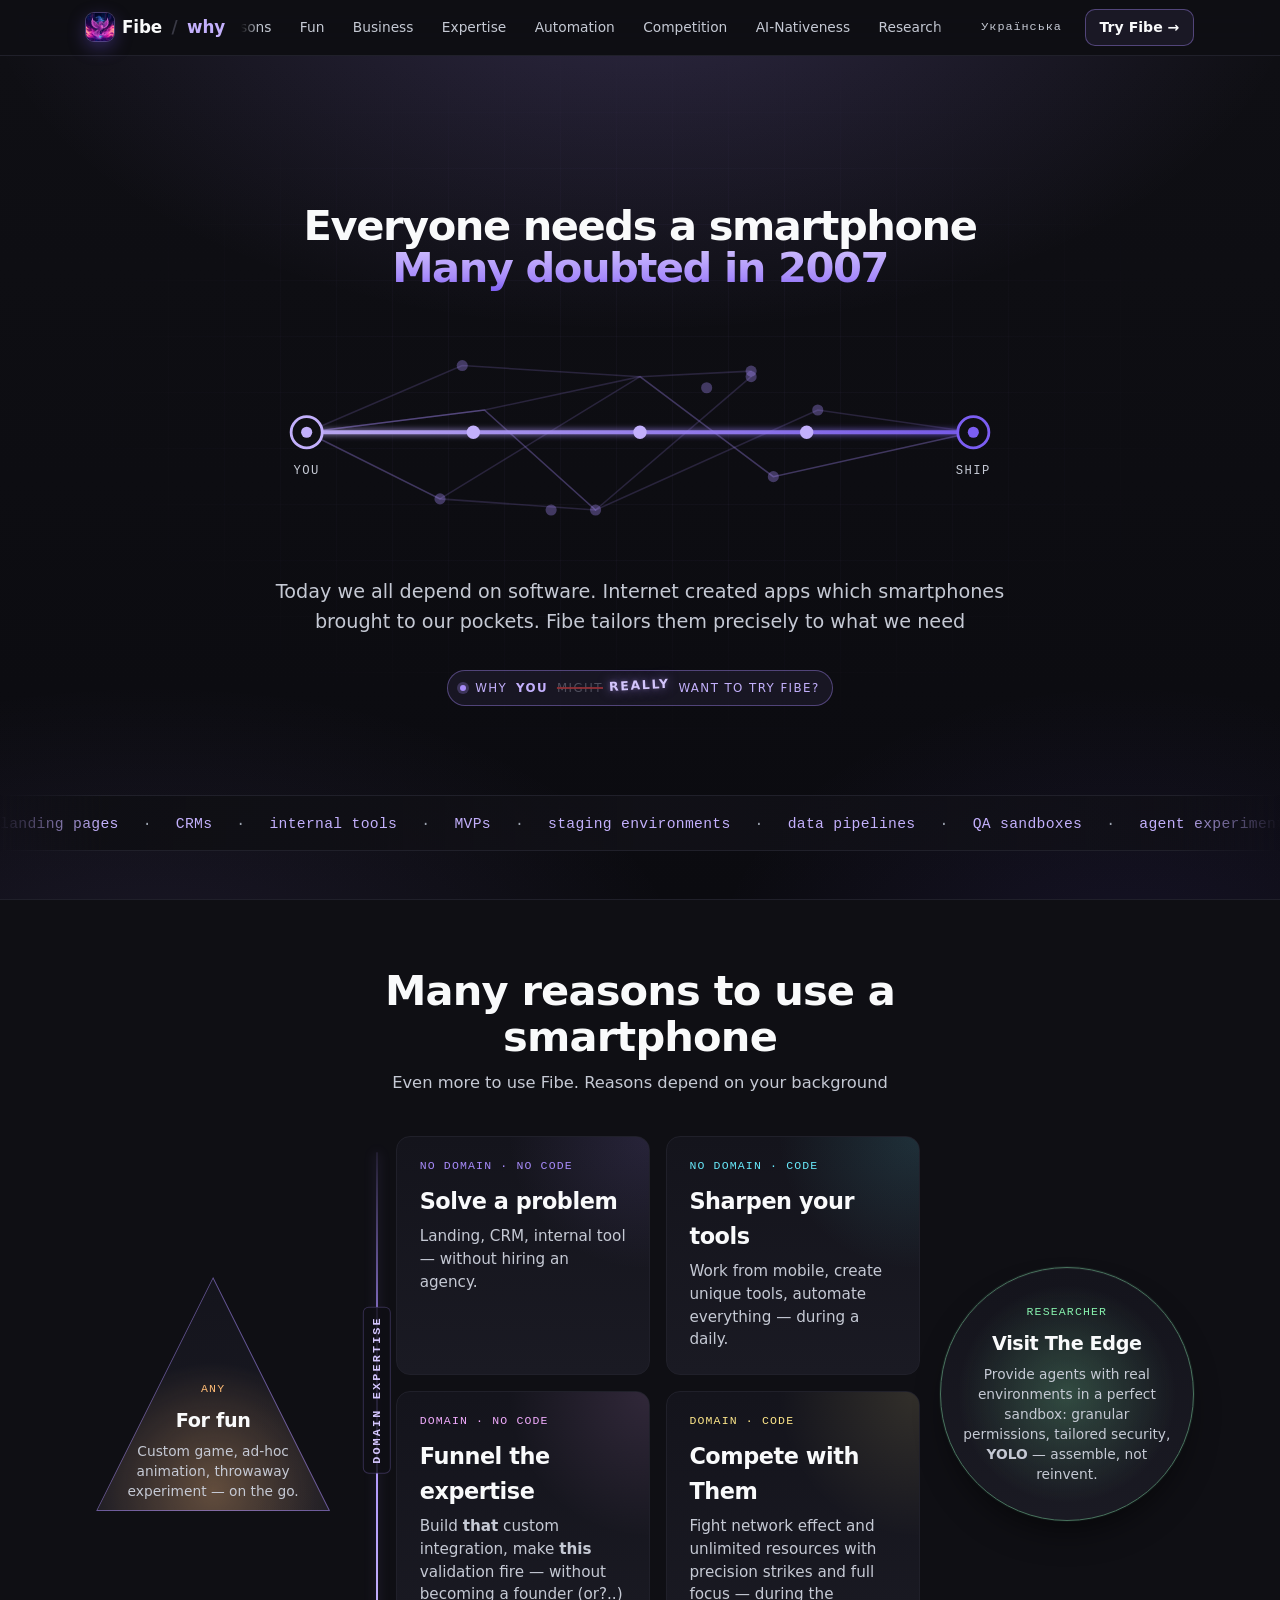
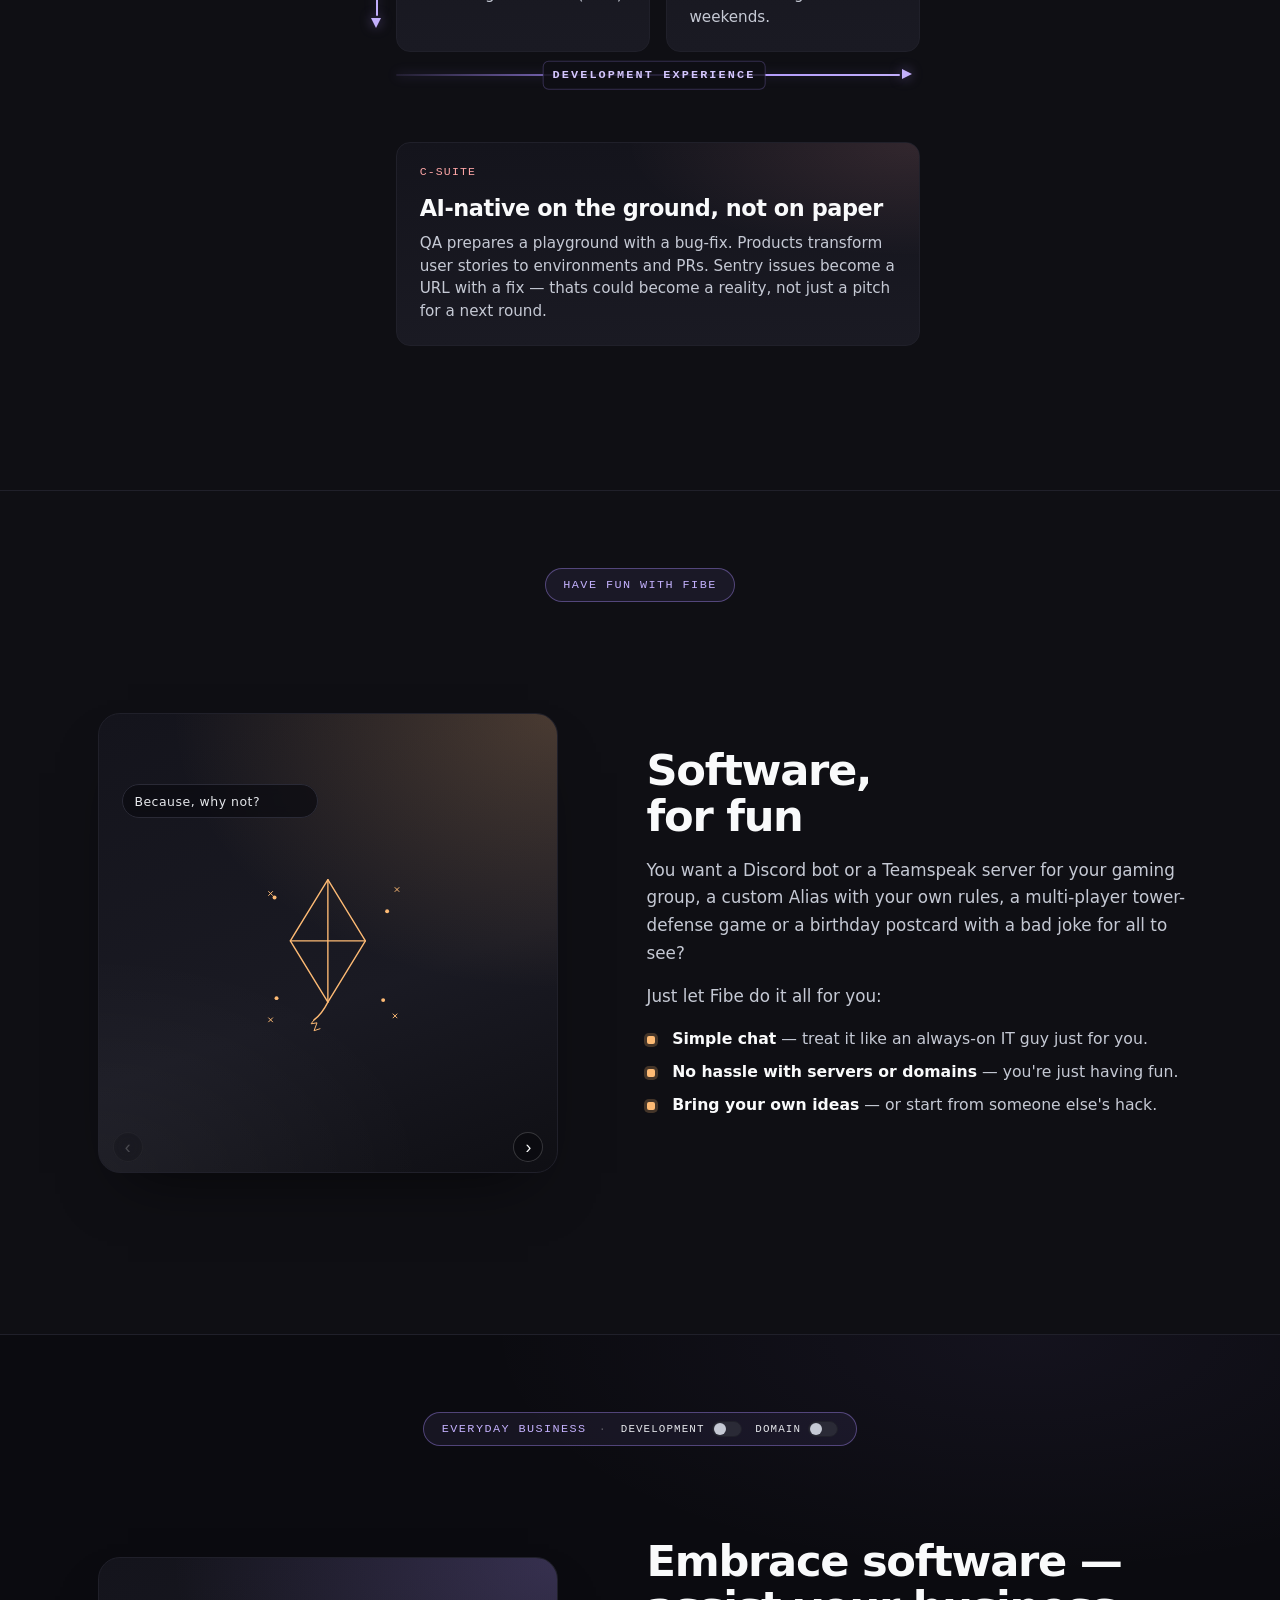
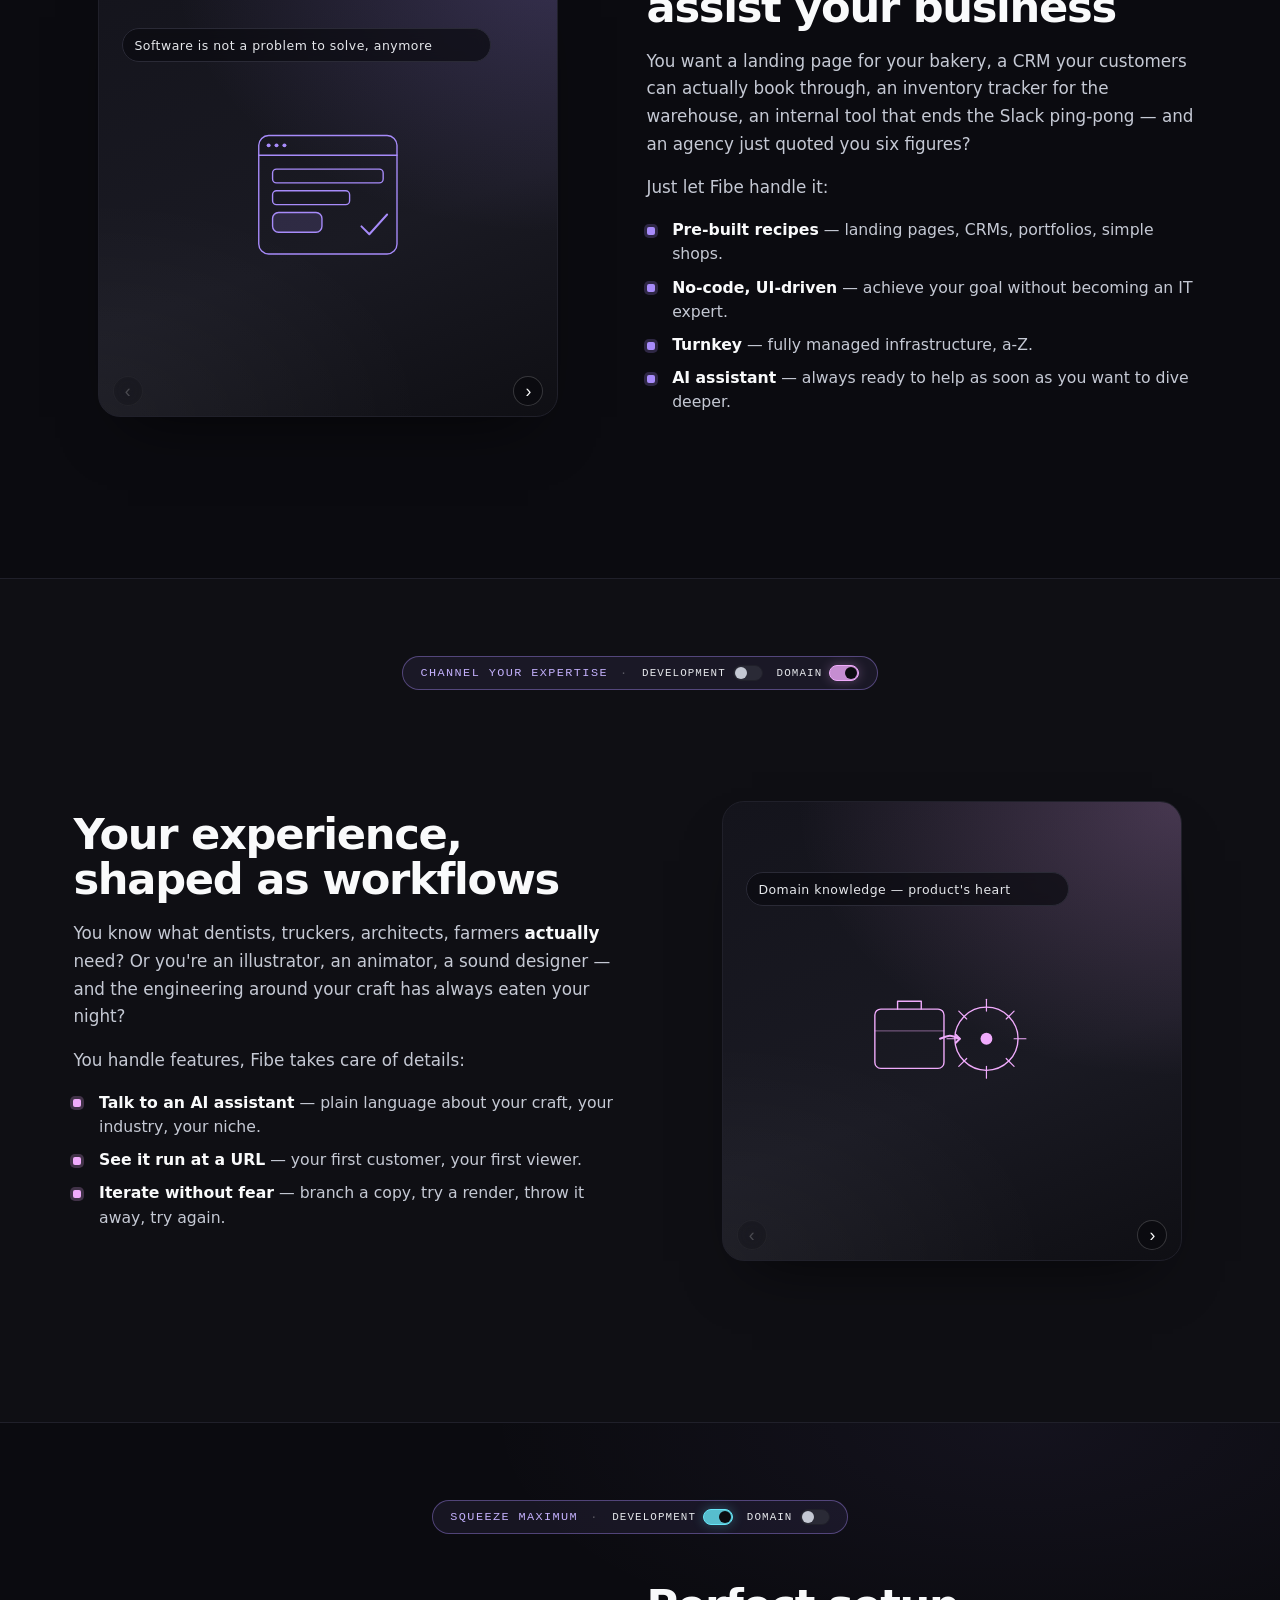
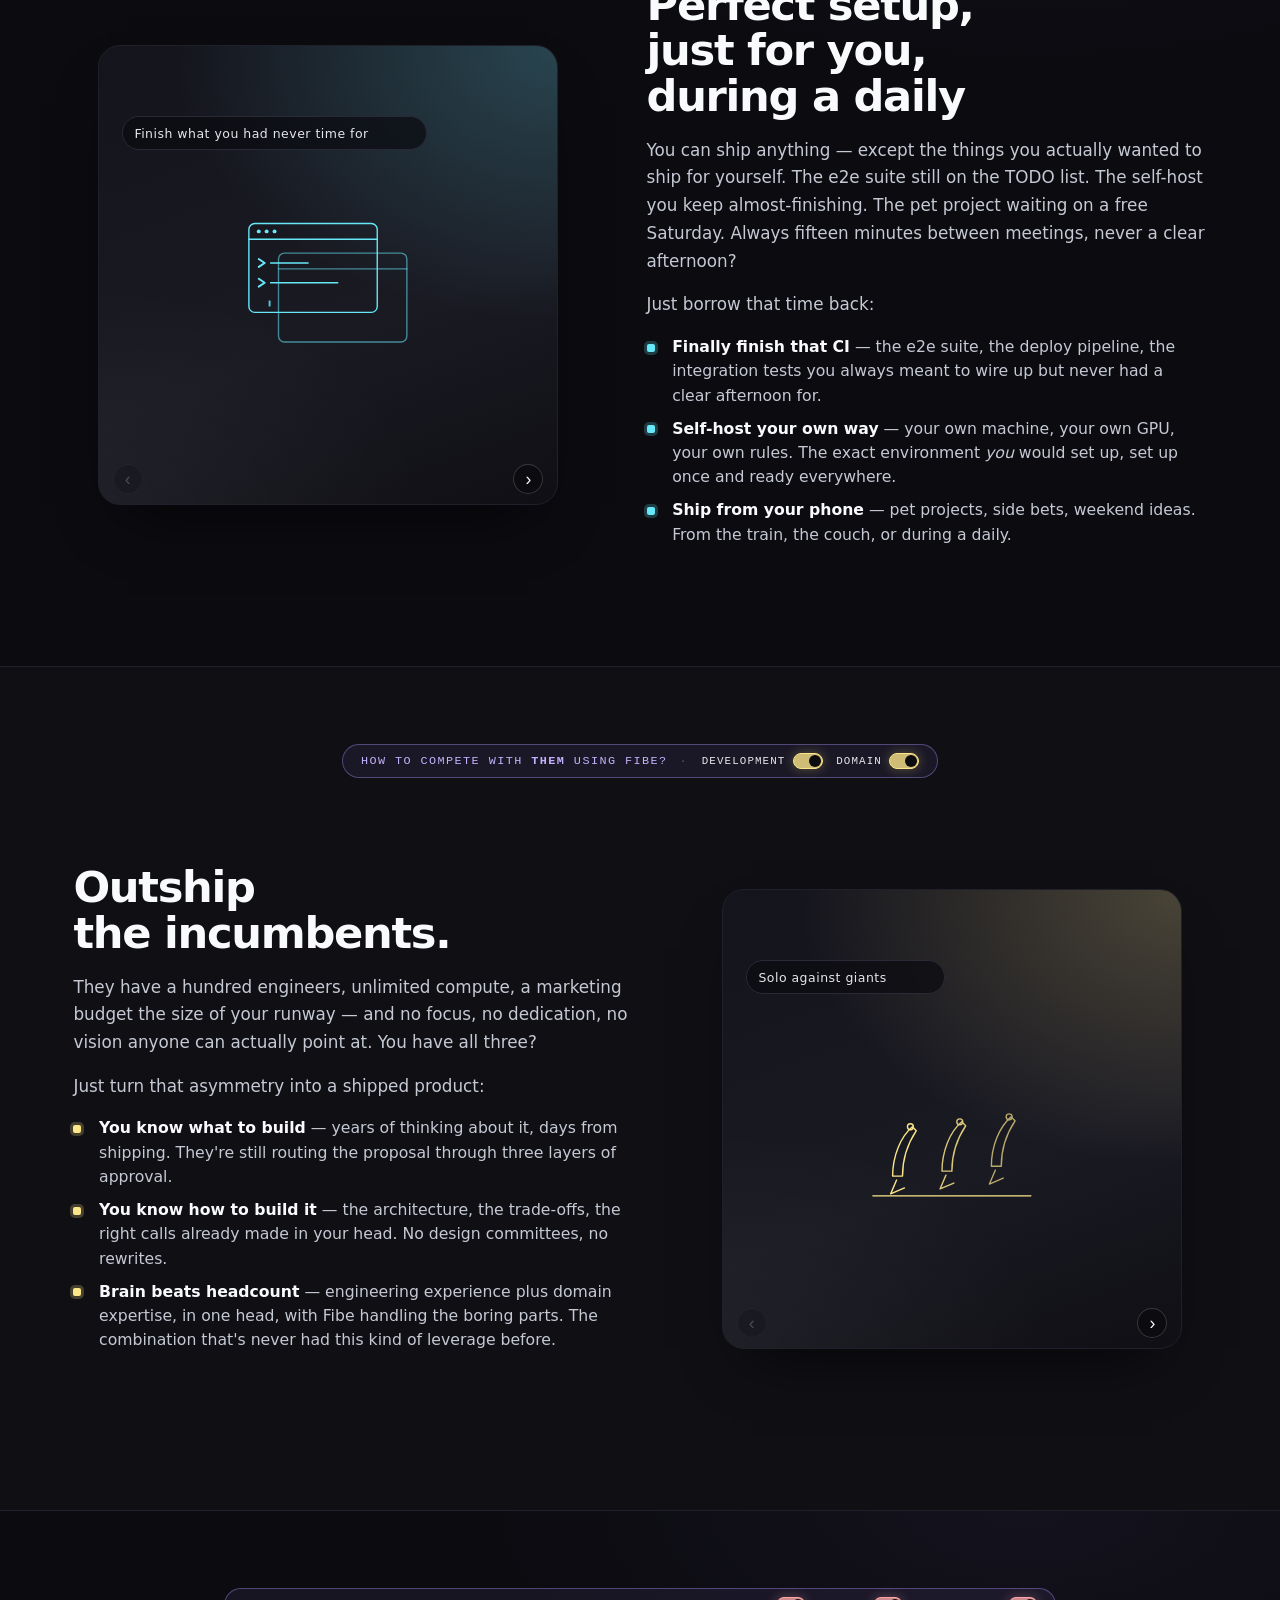
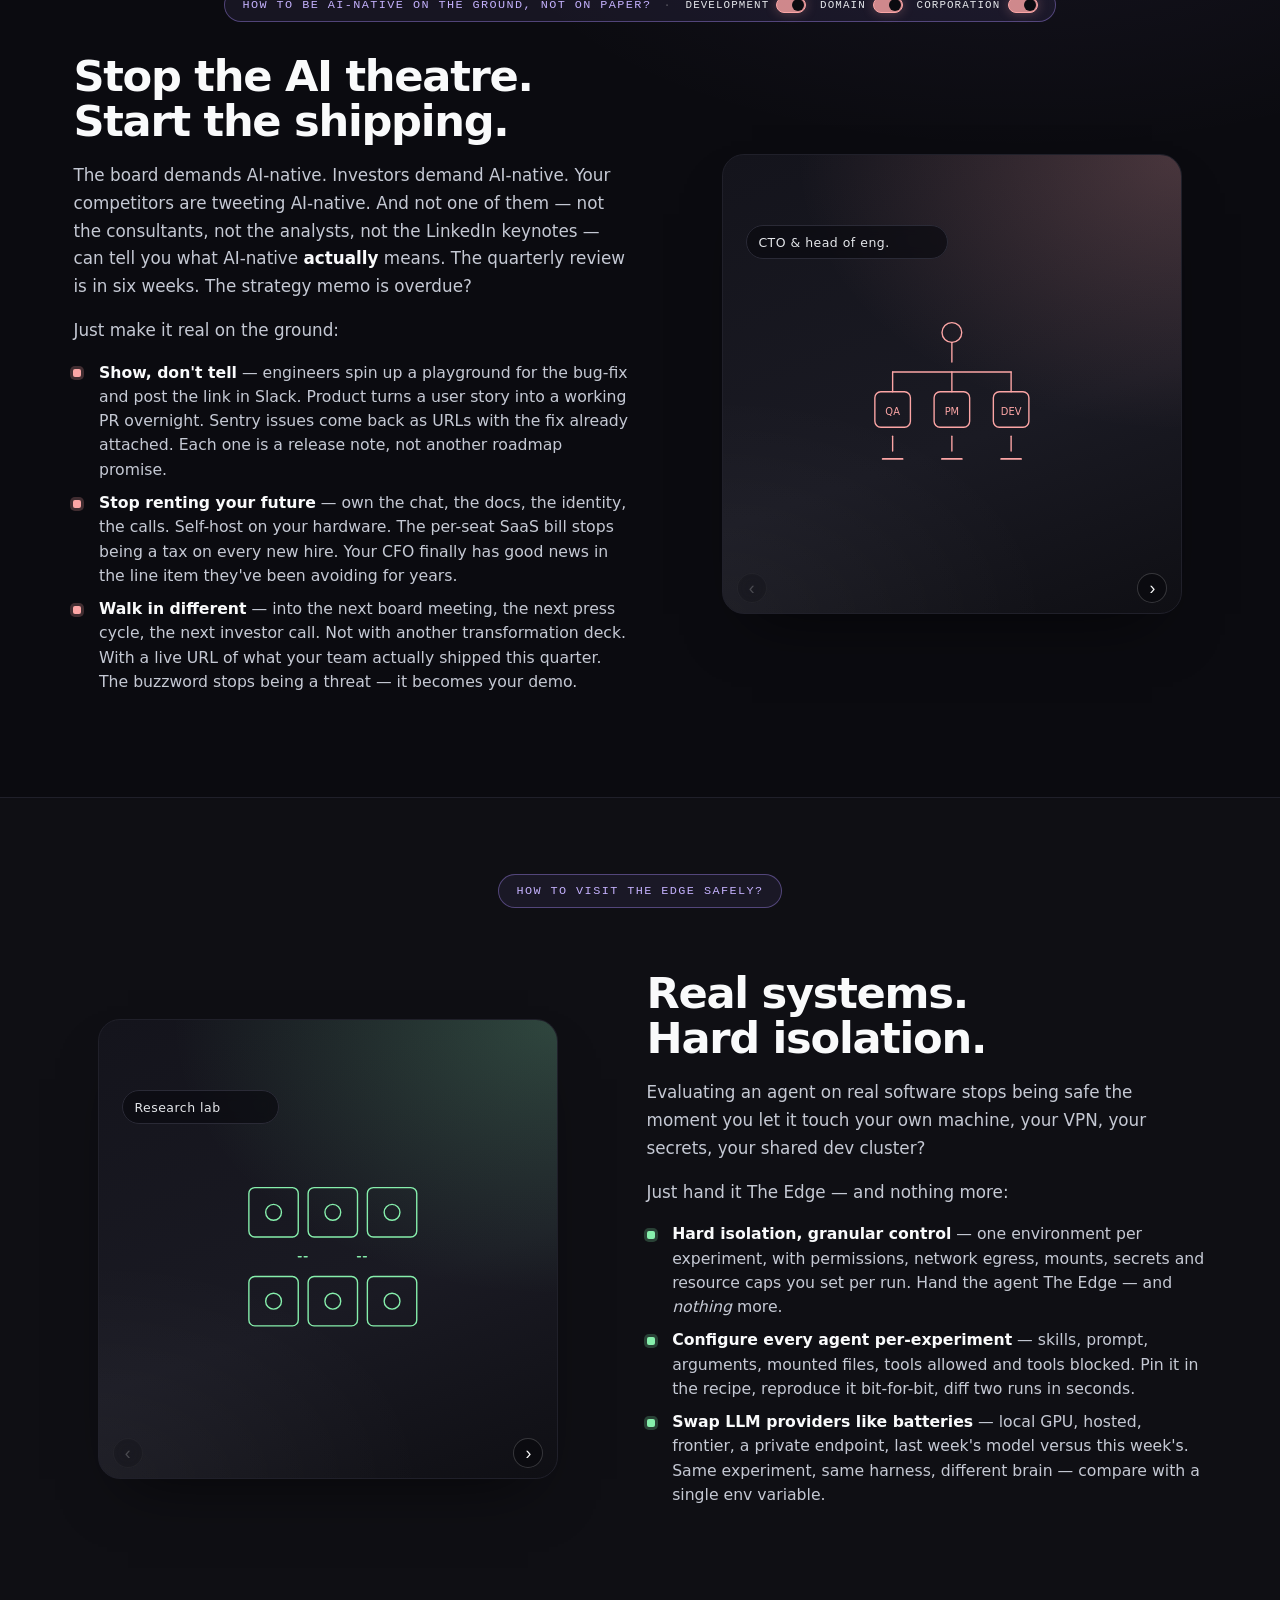
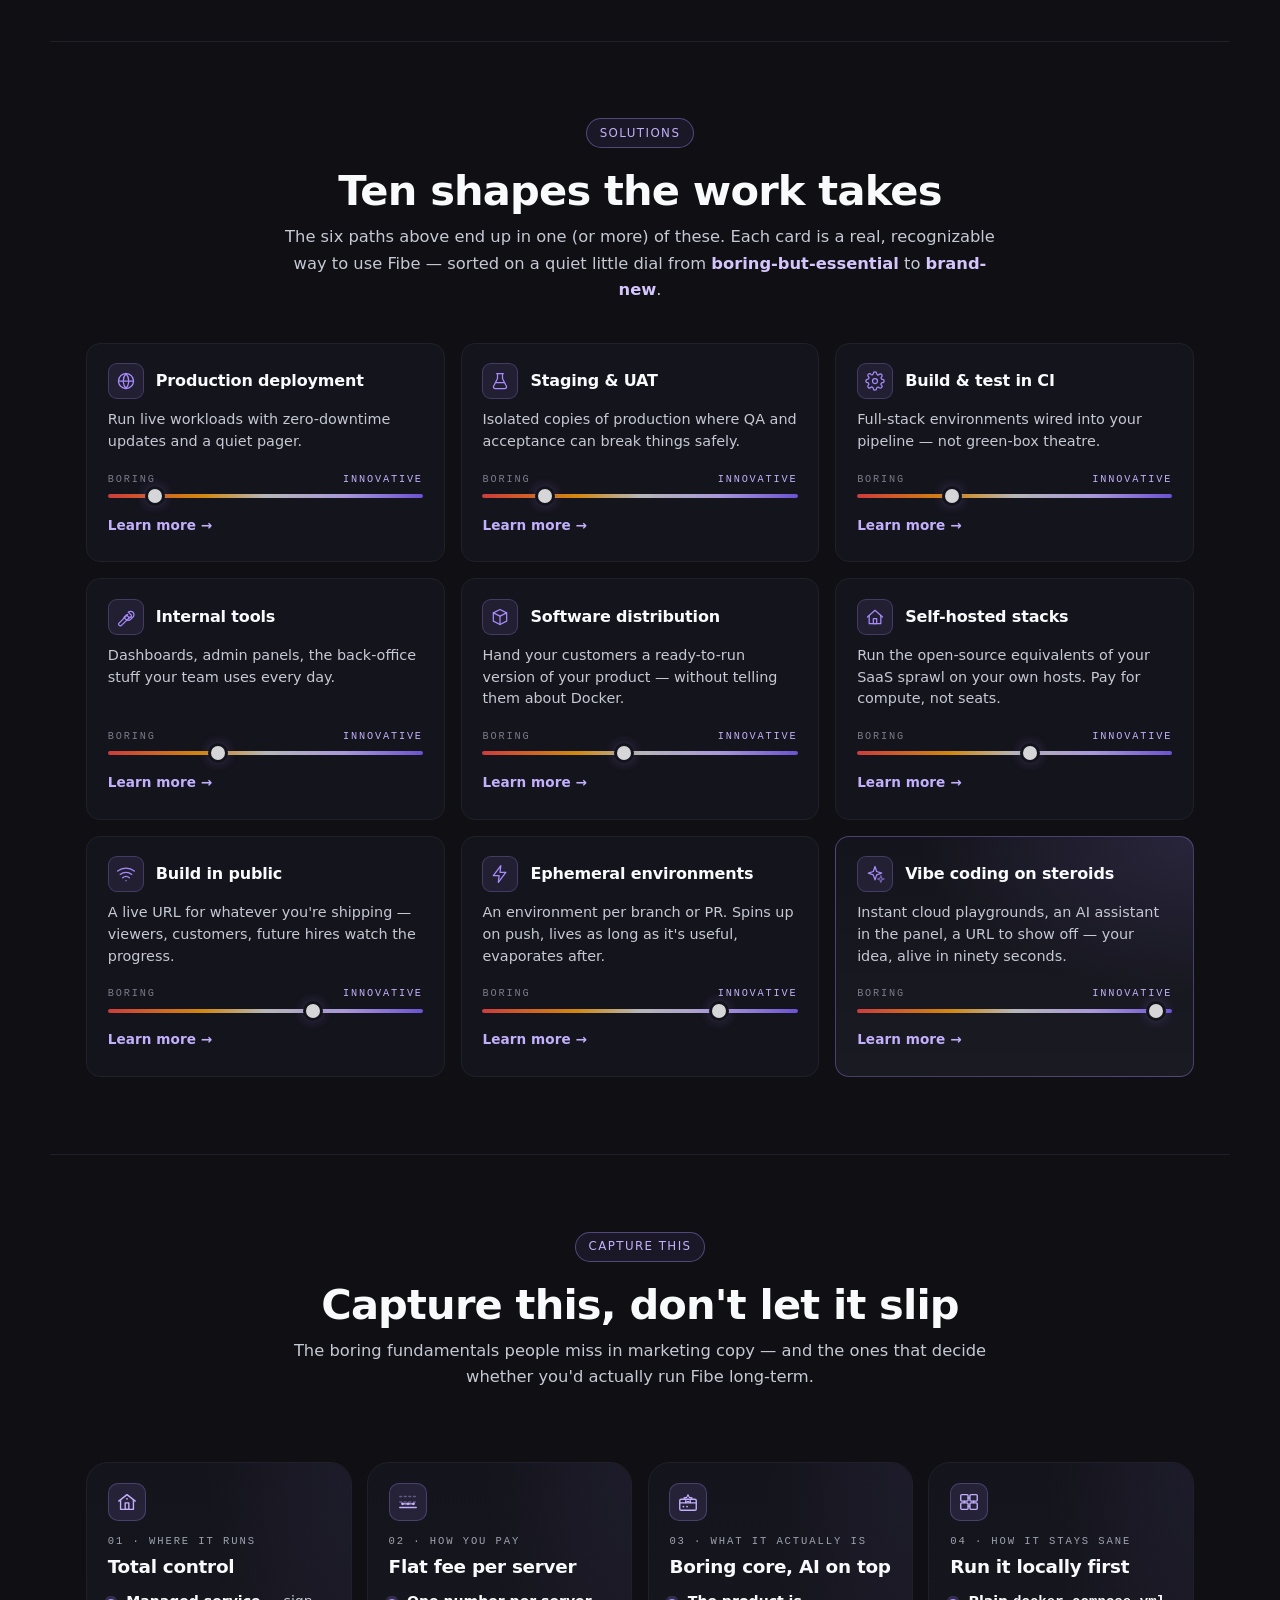
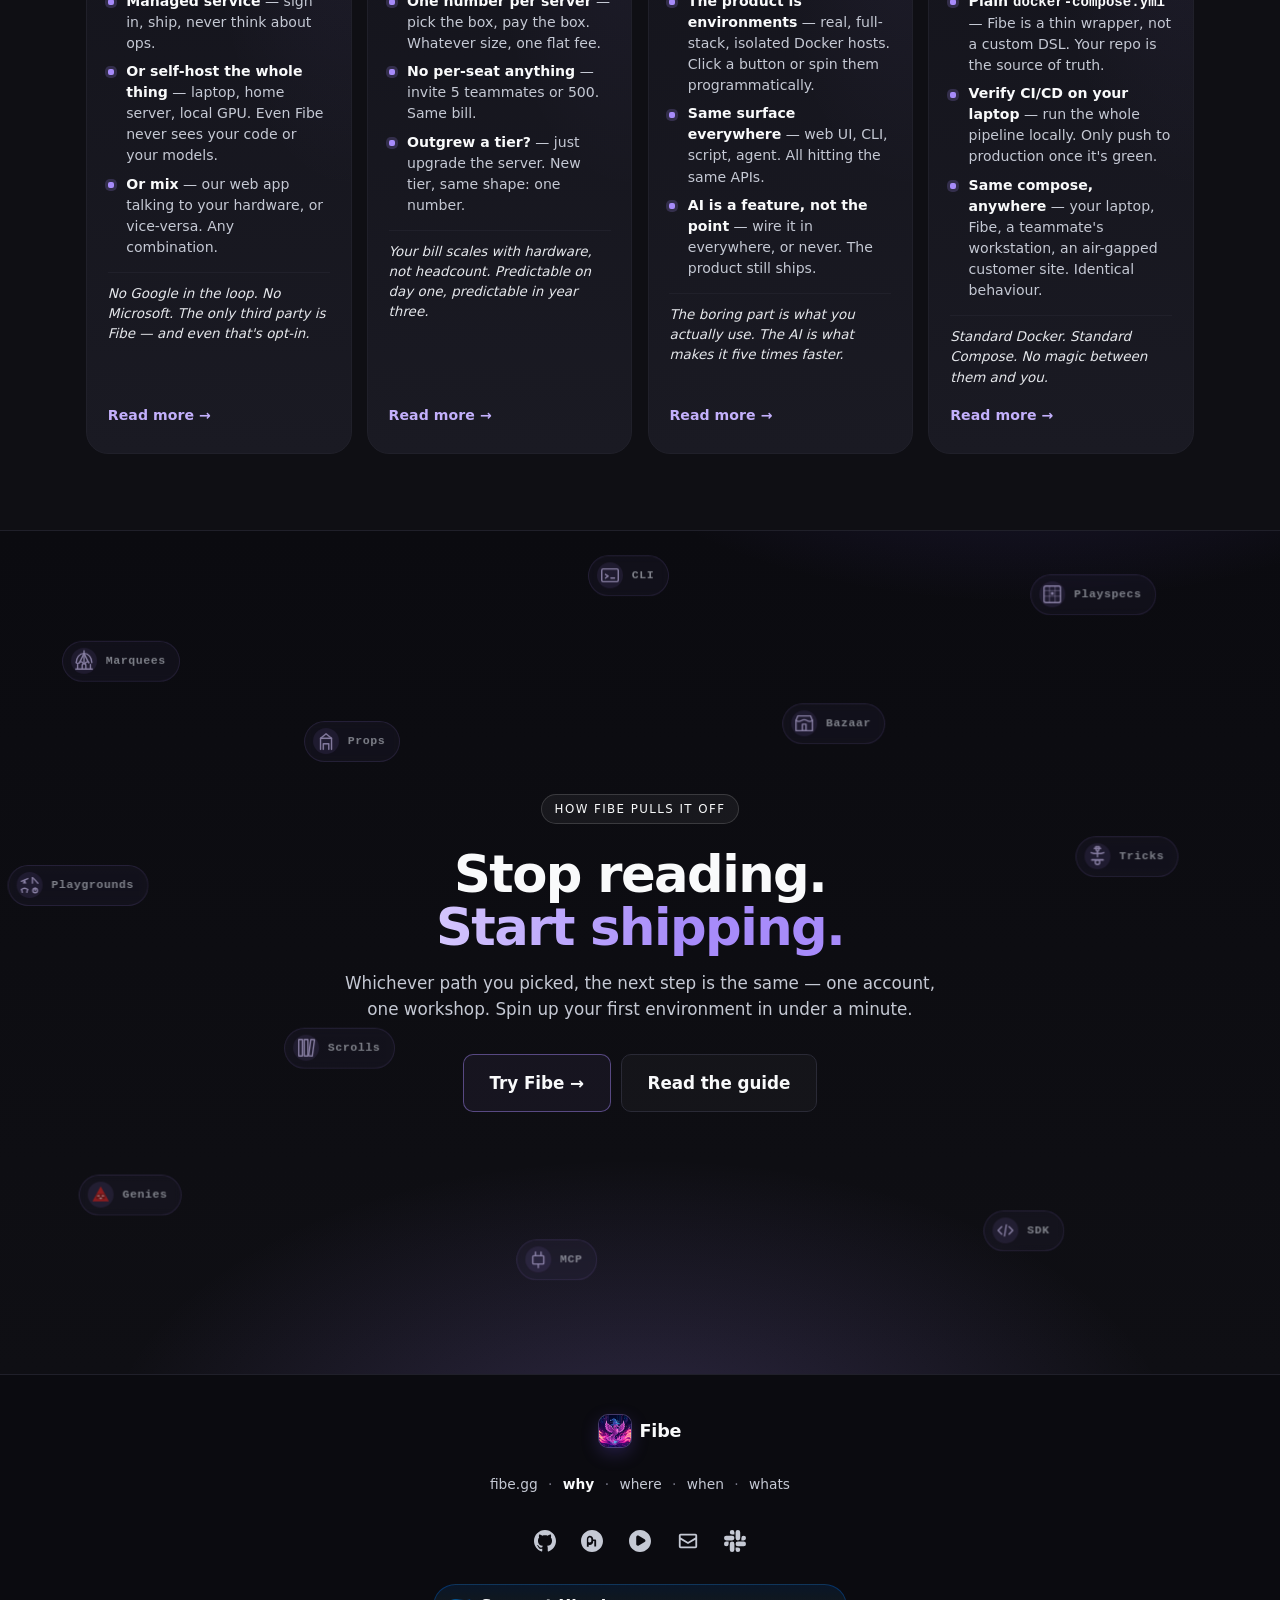
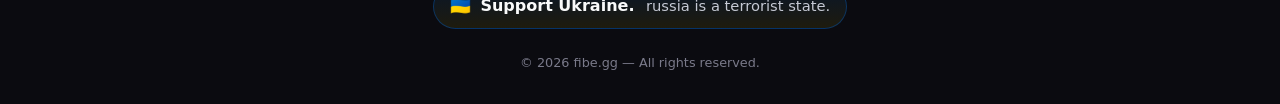
<file: index.html>
<!doctype html>
<html lang="en" data-locale="en">
  <head>
    <meta charset="utf-8" >
    <meta name="viewport" content="width=device-width, initial-scale=1, viewport-fit=cover" >
    <meta name="color-scheme" content="dark" >
    <meta name="theme-color" content="#0f0f14" >

    <title data-i18n="meta.title">Why Fibe?</title>
    <meta name="description" content="Whether you've never written code, run a research lab, or ship startups in your sleep — Fibe is the missing workshop. Pick your path." data-i18n-attr="content=meta.description">
    <meta name="author" content="Fibe" >
    <meta name="robots" content="index, follow, max-image-preview:large" >
    <meta name="keywords" content="Fibe, fibe.gg, no-code, low-code, AI agent, Docker environments, founder, CTO, AI research, Genie, Marquee, Playground, dev environment, vibe coding" data-i18n-attr="content=meta.keywords">

    <link rel="canonical" href="https://why.fibe.gg/">
    <!-- i18n: search engines should see distinct, fully-rendered URLs per language -->
    <link rel="alternate" hreflang="en" href="https://why.fibe.gg/" >
    <link rel="alternate" hreflang="uk" href="https://why.fibe.gg/uk/" >
    <link rel="alternate" hreflang="x-default" href="https://why.fibe.gg/" >
    <link rel="icon" href="/img/favicon.ico" sizes="any" >
    <link rel="icon" type="image/png" href="/img/icon-192.png" sizes="192x192" >
    <link rel="icon" type="image/png" href="/img/icon-512.png" sizes="512x512" >
    <link rel="apple-touch-icon" href="/img/apple-touch-icon.png" >
    <link rel="manifest" href="/site.webmanifest" >

    <meta property="og:site_name" content="Fibe" data-i18n-attr="content=meta.og_site_name">
    <meta property="og:type" content="website" >
    <meta property="og:title" content="Why Fibe — six paths into the same workshop" data-i18n-attr="content=meta.og_title">
    <meta property="og:description" content="No experience. Deep expertise. Researcher. Founder. CTO. Fibe meets each of you where you are." data-i18n-attr="content=meta.og_description">
    <meta property="og:url" content="https://why.fibe.gg/" >
    <meta property="og:image" content="https://why.fibe.gg/img/og-default.png" >
    <meta name="twitter:card" content="summary_large_image" >
    <meta name="twitter:title" content="Why Fibe — six paths into the same workshop" data-i18n-attr="content=meta.twitter_title">
    <meta name="twitter:description" content="No experience. Deep expertise. Researcher. Founder. CTO. Fibe meets each of you where you are." data-i18n-attr="content=meta.twitter_description">
    <meta name="twitter:image" content="https://why.fibe.gg/img/og-default.png" >

    <script type="application/ld+json">
      {
        "@context": "https://schema.org",
        "@type": "WebSite",
        "name": "Why Fibe",
        "url": "https://why.fibe.gg",
        "publisher": { "@type": "Organization", "name": "Fibe", "url": "https://fibe.gg" }
      }
    </script>

    <link rel="preload" href="/assets/style.css" as="style" >
    <link rel="stylesheet" href="/assets/style.css" >
  </head>

  <body>
    <a class="skip-link" href="#main">Skip to content</a>

    <header class="nav" aria-label="Primary">
      <div class="nav__inner">
        <button class="nav__toggle" type="button" aria-label="Open menu" aria-expanded="false" aria-controls="nav-drawer" data-drawer-toggle>
          <span class="nav__toggle-bar" aria-hidden="true"></span>
          <span class="nav__toggle-bar" aria-hidden="true"></span>
          <span class="nav__toggle-bar" aria-hidden="true"></span>
        </button>

        <a class="nav__brand" href="/" aria-label="Fibe">
          <img class="nav__mark" src="/img/fibe-icon.png" alt="" width="28" height="28" aria-hidden="true" >
          <span class="nav__word">Fibe</span>
          <span class="nav__slash" aria-hidden="true">/</span>
          <span class="nav__sub">why</span>
        </a>

        <nav class="nav__paths" aria-label="Jump to a path" data-paths>
          <a href="#reasons" class="nav__path nav__path--reasons" data-path="reasons">
            <span class="nav__path-label" data-i18n="nav.reasons">Reasons</span>
          </a>
          <a href="#p-fun" class="nav__path nav__path--fun" data-path="p-fun">
            <span class="nav__path-label" data-i18n="nav.fun">Fun</span>
          </a>
          <a href="#p-problem" class="nav__path nav__path--business" data-path="p-problem">
            <span class="nav__path-label" data-i18n="nav.business">Business</span>
          </a>
          <a href="#p-product" class="nav__path nav__path--expertise" data-path="p-product">
            <span class="nav__path-label" data-i18n="nav.expertise">Expertise</span>
          </a>
          <a href="#p-sharpen" class="nav__path nav__path--automation" data-path="p-sharpen">
            <span class="nav__path-label" data-i18n="nav.automation">Automation</span>
          </a>
          <a href="#p-compete" class="nav__path nav__path--competition" data-path="p-compete">
            <span class="nav__path-label" data-i18n="nav.competition">Competition</span>
          </a>
          <a href="#p-cto" class="nav__path nav__path--ai" data-path="p-cto">
            <span class="nav__path-label" data-i18n="nav.ai_nativeness">AI-Nativeness</span>
          </a>
          <a href="#p-research" class="nav__path nav__path--research" data-path="p-research">
            <span class="nav__path-label" data-i18n="nav.research">Research</span>
          </a>
        </nav>

        <a class="nav__lang" hreflang="uk" href="/uk/" data-i18n="nav.lang_switch_label" data-i18n-attr="hreflang=nav.lang_switch_hreflang;href=nav.lang_switch_href" aria-label="Switch language">Українська</a>

        <a class="nav__cta" href="https://fibe.gg/" rel="noopener" data-i18n="nav.try_fibe">Try Fibe →</a>
      </div>
    </header>

    <!-- Mobile drawer (hidden on desktop). Lives outside <header> so it isn't
         trapped by the nav's backdrop-filter containing block. -->
    <div class="drawer" id="nav-drawer" hidden data-drawer>
      <div class="drawer__backdrop" data-drawer-close></div>
      <aside class="drawer__panel" role="dialog" aria-modal="true" aria-label="Site menu">
        <div class="drawer__head">
          <a class="nav__brand" href="/" aria-label="Fibe">
            <img class="nav__mark" src="/img/fibe-icon.png" alt="" width="28" height="28" aria-hidden="true" >
            <span class="nav__word">Fibe</span>
            <span class="nav__slash" aria-hidden="true">/</span>
              <span class="nav__sub">why</span>
            </a>
            <button class="drawer__close" type="button" aria-label="Close menu" data-drawer-close>×</button>
          </div>
          <nav class="drawer__list" aria-label="Jump to a path">
            <a href="#reasons" class="drawer__item" data-drawer-link>
              <span class="drawer__item-label" data-i18n="drawer.reasons">Reasons</span>
            </a>
            <a href="#p-fun" class="drawer__item drawer__item--fun" data-drawer-link>
              <span class="drawer__item-label" data-i18n="drawer.fun">Fun</span>
            </a>
            <a href="#p-problem" class="drawer__item drawer__item--business" data-drawer-link>
              <span class="drawer__item-label" data-i18n="drawer.business">Business</span>
            </a>
            <a href="#p-product" class="drawer__item drawer__item--expertise" data-drawer-link>
              <span class="drawer__item-label" data-i18n="drawer.expertise">Expertise</span>
            </a>
            <a href="#p-sharpen" class="drawer__item drawer__item--automation" data-drawer-link>
              <span class="drawer__item-label" data-i18n="drawer.automation">Automation</span>
            </a>
            <a href="#p-compete" class="drawer__item drawer__item--competition" data-drawer-link>
              <span class="drawer__item-label" data-i18n="drawer.competition">Competition</span>
            </a>
            <a href="#p-cto" class="drawer__item drawer__item--ai" data-drawer-link>
              <span class="drawer__item-label" data-i18n="drawer.ai_nativeness">AI-Nativeness</span>
            </a>
            <a href="#p-research" class="drawer__item drawer__item--research" data-drawer-link>
              <span class="drawer__item-label" data-i18n="drawer.research">Research</span>
            </a>
          </nav>
          <div class="drawer__foot">
            <a class="drawer__lang" hreflang="uk" href="/uk/" data-i18n="drawer.lang_switch_label" data-i18n-attr="hreflang=drawer.lang_switch_hreflang;href=drawer.lang_switch_href">Українська</a>
            <a class="btn btn--primary drawer__cta" href="https://fibe.gg/" rel="noopener" data-i18n="drawer.try_fibe">Try Fibe →</a>
            <nav class="drawer__family" aria-label="Family">
              <a href="https://fibe.gg/" rel="noopener">fibe.gg</a>
              <a href="https://when.fibe.gg/" rel="noopener">when</a>
              <a href="https://where.fibe.gg/" rel="noopener">where</a>
              <a href="https://whats.fibe.gg/" rel="noopener">whats</a>
            </nav>
          </div>
      </aside>
    </div>

    <main id="main">
      <!-- HERO -->
      <section class="hero" aria-labelledby="hero-title">
        <div class="hero__glow" aria-hidden="true"></div>
        <div class="hero__inner">
          <h1 id="hero-title" class="hero__title" data-i18n="hero.title">Everyone needs a smartphone<br>
            <span class="hero__title-em">Many doubted in 2007</span></h1>

          <figure class="hero__graph" data-graph>
            <span class="hero__graph-tip" data-graph-tip aria-hidden="true"></span>
            <!-- SVG body is generated at build time from i18n.json
                 (hero.graph.{start_label,end_label,way_label,steps}). Edit
                 the steps array in assets/i18n.json to change the waypoints. -->
            <svg viewBox="0 0 720 220" xmlns="http://www.w3.org/2000/svg" preserveAspectRatio="xMidYMid meet" role="img" data-hero-graph aria-label="Many alternative paths converging into a single shortest path — the Fibe Way">
    <title>Many alternative paths converging into a single shortest path — the Fibe Way</title>
    <defs>
      <!-- gradientUnits=userSpaceOnUse so the gradient anchors to SVG
           coordinates, not the path's bounding box. With all waypoints on
           the same horizontal line the bounding box has zero height, and
           the default objectBoundingBox mode wouldn't render the gradient
           — leaving the stroke invisible. -->
      <linearGradient id="hero-graph-shortest"
                      x1="60" y1="110"
                      x2="660" y2="110"
                      gradientUnits="userSpaceOnUse">
        <stop offset="0%" stop-color="#c3b0fc" stop-opacity="0.9" ></stop>
        <stop offset="100%" stop-color="#7c5ef3" stop-opacity="0.9" ></stop>
      </linearGradient>
      <!-- filterUnits=userSpaceOnUse for the same reason as the gradient:
           the Fibe Way path is perfectly horizontal so its bounding box
           collapses to zero height; objectBoundingBox-relative coords on
           the filter region would also collapse and the glow wouldn't
           render. Fixed-viewBox coords keep the blur intact. -->
      <filter id="hero-graph-glow"
              x="0" y="0" width="720" height="220"
              filterUnits="userSpaceOnUse">
        <feGaussianBlur stdDeviation="3" result="blur" ></feGaussianBlur>
        <feMerge>
          <feMergeNode in="blur" ></feMergeNode>
          <feMergeNode in="SourceGraphic" ></feMergeNode>
        </feMerge>
      </filter>
    </defs>

    <!-- Faded alternative paths — 3 dead-ends + 3 through-paths -->
    <g stroke="rgba(167,139,250,0.18)" stroke-width="1.4" fill="none" stroke-linecap="round">
      <path d="M 60 110 L 200 50 L 360 60 L 460 55" ></path>
      <path d="M 60 110 L 180 170 L 320 180" ></path>
      <path d="M 60 110 L 220 90 L 320 180 L 460 60" ></path>
      <path d="M 60 110 L 220 90 L 360 60 L 480 150 L 660 110" ></path>
      <path d="M 60 110 L 180 170 L 360 60 L 480 150 L 660 110" ></path>
      <path d="M 60 110 L 220 90 L 320 180 L 520 90 L 660 110" ></path>
    </g>

    <!-- The Fibe Way — the only path that's *the shortest* and goes the distance -->
    <g class="hero__graph-shortest" tabindex="0" role="button" aria-label="Fibe Way">
      <title>Fibe Way</title>
      <path class="hero__graph-shortest-line" d="M 60 110 L 210 110 L 360 110 L 510 110 L 660 110"
            stroke="url(#hero-graph-shortest)" stroke-width="3.5" fill="none"
            stroke-linecap="round" stroke-linejoin="round"
            filter="url(#hero-graph-glow)" ></path>
      <path class="hero__graph-shortest-hit" d="M 60 110 L 210 110 L 360 110 L 510 110 L 660 110"
            stroke="transparent" stroke-width="22" fill="none"
            stroke-linecap="round" stroke-linejoin="round" ></path>
    </g>

    <!-- Decorative dots scattered on the alt paths -->
    <g fill="rgba(167,139,250,0.35)">
      <circle cx="180" cy="170" r="5" ></circle>
      <circle cx="200" cy="50" r="5" ></circle>
      <circle cx="320" cy="180" r="5" ></circle>
      <circle cx="460" cy="60" r="5" ></circle>
      <circle cx="480" cy="150" r="5" ></circle>
      <circle cx="520" cy="90" r="5" ></circle>
      <circle cx="460" cy="55" r="5" ></circle>
      <circle cx="280" cy="180" r="5" ></circle>
      <circle cx="420" cy="70" r="5" ></circle>
    </g>

    <!-- Each Fibe-Way waypoint is its own hoverable group with an i18n label -->
    <g class="hero__graph-step" tabindex="0" role="button"
       data-step-label="Sign up to Fibe" aria-label="Sign up to Fibe">
      <title>Sign up to Fibe</title>
      <circle cx="210" cy="110" r="6" fill="#c3b0fc" class="hero__graph-step-dot" ></circle>
      <circle cx="210" cy="110" r="14" fill="transparent" class="hero__graph-step-hit" ></circle>
    </g>
    <g class="hero__graph-step" tabindex="0" role="button"
       data-step-label="Set up an agent" aria-label="Set up an agent">
      <title>Set up an agent</title>
      <circle cx="360" cy="110" r="6" fill="#c3b0fc" class="hero__graph-step-dot" ></circle>
      <circle cx="360" cy="110" r="14" fill="transparent" class="hero__graph-step-hit" ></circle>
    </g>
    <g class="hero__graph-step" tabindex="0" role="button"
       data-step-label="Send a prompt" aria-label="Send a prompt">
      <title>Send a prompt</title>
      <circle cx="510" cy="110" r="6" fill="#c3b0fc" class="hero__graph-step-dot" ></circle>
      <circle cx="510" cy="110" r="14" fill="transparent" class="hero__graph-step-hit" ></circle>
    </g>

    <!-- Source endpoint (YOU) -->
    <g>
      <circle cx="60" cy="110" r="14" fill="#0f0f14" stroke="#c3b0fc" stroke-width="2.5" ></circle>
      <circle cx="60" cy="110" r="5" fill="#c3b0fc" ></circle>
    </g>

    <!-- Target endpoint (SHIP) -->
    <g>
      <circle cx="660" cy="110" r="14" fill="#0f0f14" stroke="#7c5ef3" stroke-width="2.5" ></circle>
      <circle cx="660" cy="110" r="5" fill="#7c5ef3" ></circle>
    </g>

    <text x="60" y="148" text-anchor="middle"
      fill="#c5c9d4" font-size="11" font-family="ui-monospace, Menlo, monospace"
      letter-spacing="0.12em">YOU</text>
    <text x="660" y="148" text-anchor="middle"
      fill="#c5c9d4" font-size="11" font-family="ui-monospace, Menlo, monospace"
      letter-spacing="0.12em">SHIP</text>
  </svg>
          </figure>

          <p class="hero__lede" data-i18n="hero.lede">Today we all depend on software.
            Internet created apps which smartphones brought to our pockets.
            Fibe tailors them precisely to what we need</p>
          <div class="hero__ctas">
            <a href="#reasons">
              <p class="eyebrow eyebrow--hero" data-i18n="hero.eyebrow"><span class="eyebrow__dot" aria-hidden="true"></span>
            Why <b>you</b>
            <span class="eyebrow__swap" aria-label="really, not just might">
              <span class="eyebrow__strike" aria-hidden="true">might</span>
              <span class="eyebrow__really">really</span>
            </span>
            want to try Fibe?</p>
            </a>
          </div>
        </div>

        <!-- Marquee strip — homage to Fibe's Marquee concept -->
        <div class="marquee" aria-hidden="true">
          <div class="marquee__track">
            <span data-i18n="hero.marquee.landing_pages">landing pages</span><span>·</span>
            <span data-i18n="hero.marquee.crms">CRMs</span><span>·</span>
            <span data-i18n="hero.marquee.internal_tools">internal tools</span><span>·</span>
            <span data-i18n="hero.marquee.mvps">MVPs</span><span>·</span>
            <span data-i18n="hero.marquee.staging_environments">staging environments</span><span>·</span>
            <span data-i18n="hero.marquee.data_pipelines">data pipelines</span><span>·</span>
            <span data-i18n="hero.marquee.qa_sandboxes">QA sandboxes</span><span>·</span>
            <span data-i18n="hero.marquee.agent_experiments">agent experiments</span><span>·</span>
            <span data-i18n="hero.marquee.founder_demos">founder demos</span><span>·</span>
            <span data-i18n="hero.marquee.side_projects">side projects</span><span>·</span>
            <span data-i18n="hero.marquee.portfolio_sites">portfolio sites</span><span>·</span>
            <span data-i18n="hero.marquee.research_notebooks">research notebooks</span><span>·</span>
            <span data-i18n="hero.marquee.pr_previews">PR previews</span><span>·</span>
            <span data-i18n="hero.marquee.weekend_hacks">weekend hacks</span><span>·</span>
            <!-- duplicated for seamless loop -->
            <span data-i18n="hero.marquee.landing_pages">landing pages</span><span>·</span>
            <span data-i18n="hero.marquee.crms">CRMs</span><span>·</span>
            <span data-i18n="hero.marquee.internal_tools">internal tools</span><span>·</span>
            <span data-i18n="hero.marquee.mvps">MVPs</span><span>·</span>
            <span data-i18n="hero.marquee.staging_environments">staging environments</span><span>·</span>
            <span data-i18n="hero.marquee.data_pipelines">data pipelines</span><span>·</span>
            <span data-i18n="hero.marquee.qa_sandboxes">QA sandboxes</span><span>·</span>
            <span data-i18n="hero.marquee.agent_experiments">agent experiments</span><span>·</span>
            <span data-i18n="hero.marquee.founder_demos">founder demos</span><span>·</span>
            <span data-i18n="hero.marquee.side_projects">side projects</span><span>·</span>
            <span data-i18n="hero.marquee.portfolio_sites">portfolio sites</span><span>·</span>
            <span data-i18n="hero.marquee.research_notebooks">research notebooks</span><span>·</span>
            <span data-i18n="hero.marquee.pr_previews">PR previews</span><span>·</span>
            <span data-i18n="hero.marquee.weekend_hacks">weekend hacks</span><span>·</span>
          </div>
        </div>
      </section>

      <section id="reasons" class="matrix-section" aria-labelledby="reasons-title">
        <header class="section-head">

          <h2 id="reasons-title" data-i18n="matrix.title">Many reasons to use a smartphone</h2>
          <p class="section-sub" data-i18n="matrix.sub">Even more to use Fibe. Reasons depend on your background</p>
        </header>

        <div class="matrix">
          <!-- LEFT FLANK: triangle-shaped tile for "For fun" -->
          <a href="#p-fun" class="tile tile--fun matrix__flank matrix__flank--left" role="listitem">
            <span class="tile__shape tile__shape--triangle" aria-hidden="true"></span>
            <span class="tile__content">
              <span class="tile__tag" data-i18n="matrix.tile.fun.tag">Any</span>
              <span class="tile__title" data-i18n="matrix.tile.fun.title">For fun</span>
              <span class="tile__sub" data-i18n="matrix.tile.fun.sub">Custom game, ad-hoc animation, throwaway experiment — on the go.</span>
            </span>
          </a>

          <div class="matrix__grid" role="list">
            <div class="matrix__axes" aria-hidden="true">
              <div class="matrix__axis matrix__axis--y">
                <span class="matrix__axis-label" data-i18n="matrix.axis_domain">Domain expertise</span>
                <span class="matrix__axis-arrow">↓</span>
              </div>
              <div class="matrix__axis matrix__axis--x">
                <span class="matrix__axis-label" data-i18n="matrix.axis_dev">Development experience</span>
                <span class="matrix__axis-arrow">→</span>
              </div>
            </div>
            <!-- (no domain, no software) -->
            <a href="#p-problem" class="tile tile--problem" role="listitem">
              <span class="tile__tag" data-i18n="matrix.tile.problem.tag">No domain · No code</span>
              <span class="tile__title" data-i18n="matrix.tile.problem.title">Solve a problem</span>
              <span class="tile__sub" data-i18n="matrix.tile.problem.sub">Landing, CRM, internal tool — without hiring an agency.</span>
            </a>

            <!-- (no domain, software) -->
            <a href="#p-sharpen" class="tile tile--sharpen" role="listitem">
              <span class="tile__tag" data-i18n="matrix.tile.sharpen.tag">No domain · Code</span>
              <span class="tile__title" data-i18n="matrix.tile.sharpen.title">Sharpen your tools</span>
              <span class="tile__sub" data-i18n="matrix.tile.sharpen.sub">Work from mobile, create unique tools, automate everything — during a daily.</span>
            </a>

            <!-- (domain, no software) -->
            <a href="#p-product" class="tile tile--product" role="listitem">
              <span class="tile__tag" data-i18n="matrix.tile.product.tag">Domain · No code</span>
              <span class="tile__title" data-i18n="matrix.tile.product.title">Funnel the expertise</span>
              <span class="tile__sub" data-i18n="matrix.tile.product.sub">Build <strong>that</strong> custom integration, make <strong>this</strong> validation fire — without becoming a founder (or?..)</span>
            </a>

            <!-- (domain, software) -->
            <a href="#p-compete" class="tile tile--compete" role="listitem">
              <span class="tile__tag" data-i18n="matrix.tile.compete.tag">Domain · Code</span>
              <span class="tile__title" data-i18n="matrix.tile.compete.title">Compete with <strong>Them</strong></span>
              <span class="tile__sub" data-i18n="matrix.tile.compete.sub">Fight network effect and unlimited resources with precision strikes and full focus — during the weekends.</span>
            </a>
          </div>

          <!-- CTO/orchestrator tile — OUTSIDE the axis frame, sitting below the
               2×2 in the middle column. The axis arrows now only enclose the
               2×2 grid. -->
          <a href="#p-cto" class="tile tile--cto matrix__cto" role="listitem">
            <span class="tile__tag" data-i18n="matrix.tile.cto.tag">C-suite</span>
            <span class="tile__title" data-i18n="matrix.tile.cto.title">AI-native on the ground, not on paper</span>
            <span class="tile__sub" data-i18n="matrix.tile.cto.sub">QA prepares a playground with a bug-fix. Products transform user stories to environments and PRs. Sentry issues become a URL with a fix — thats could become a reality, not just a pitch for a next round.</span>
          </a>

          <!-- RIGHT FLANK: oval-shaped tile for "Researcher" -->
          <a href="#p-research" class="tile tile--research matrix__flank matrix__flank--right" role="listitem">
            <span class="tile__shape tile__shape--oval" aria-hidden="true"></span>
            <span class="tile__content">
              <span class="tile__tag" data-i18n="matrix.tile.research.tag">Researcher</span>
              <span class="tile__title" data-i18n="matrix.tile.research.title">Visit The Edge</span>
              <span class="tile__sub" data-i18n="matrix.tile.research.sub">Provide agents with real environments in a perfect sandbox: granular permissions, tailored security, <strong>YOLO</strong> — assemble, not reinvent.</span>
            </span>
          </a>
        </div>
      </section>

      <!-- PERSONA 1: FOR FUN -->
      <section id="p-fun" class="persona persona--07" aria-labelledby="p-fun-title">
        <header class="persona__head persona__head--no-switches">
          <p class="eyebrow eyebrow--persona" data-i18n="persona.fun.eyebrow">Have fun with Fibe</p>
        </header>
        <div class="persona__inner">
          <aside class="persona__visual" aria-hidden="true">
            <div class="persona__chip">
              <span class="persona__chip-tag" data-i18n="persona.fun.chip_tag">Because, why not?</span>
            </div>
            <div class="persona__art persona__art--fun" data-art>
              <svg viewBox="0 0 200 200" width="100%" height="100%" fill="none" stroke="currentColor" stroke-width="1.4" stroke-linecap="round" stroke-linejoin="round">
                <!-- Whimsical: kite + party hat + sparkles -->
                <polygon points="100 28, 138 90, 100 152, 62 90" ></polygon>
                <line x1="100" y1="28" x2="100" y2="152" ></line>
                <line x1="62" y1="90" x2="138" y2="90" ></line>
                <path d="M100 152 q-6 12 -14 18" ></path>
                <path d="M86 170 l-3 4 l 6 -1 l -3 8 l 6 -2" stroke-width="1" ></path>
                <circle cx="46" cy="46" r="2" fill="currentColor" stroke="none" ></circle>
                <circle cx="160" cy="60" r="2" fill="currentColor" stroke="none" ></circle>
                <circle cx="48" cy="148" r="2" fill="currentColor" stroke="none" ></circle>
                <circle cx="156" cy="150" r="2" fill="currentColor" stroke="none" ></circle>
                <g stroke-width="1">
                  <path d="M40 40 l4 4 m0 -4 l-4 4" ></path>
                  <path d="M168 36 l4 4 m0 -4 l-4 4" ></path>
                  <path d="M40 168 l4 4 m0 -4 l-4 4" ></path>
                  <path d="M166 164 l4 4 m0 -4 l-4 4" ></path>
                </g>
              </svg>
            </div>
          </aside>
          <div class="persona__body">
            <h2 id="p-fun-title" class="persona__title" data-i18n="persona.fun.title">Software,<br>for fun</h2>
            <p class="persona__lede" data-i18n="persona.fun.lede_0">You want a Discord bot or a Teamspeak server for your gaming group,
              a custom Alias with your own rules,
              a multi-player tower-defense game
              or a birthday postcard with a bad joke for all to see?</p>
            <p class="persona__lede" data-i18n="persona.fun.lede_1">Just let Fibe do it all for you:</p>
            <ul class="persona__list">
              <li data-i18n="persona.fun.list_0"><strong>Simple chat</strong> — treat it like an always-on IT guy just for you.</li>
              <li data-i18n="persona.fun.list_1"><strong>No hassle with servers or domains</strong> — you're just having fun.</li>
              <li data-i18n="persona.fun.list_2"><strong>Bring your own ideas</strong> — or start from someone else's hack.</li>
            </ul>
          </div>
        </div>

        <div id="p-fun-action" class="persona__action">
          <header class="persona__action-head">
            <p class="persona__action-tag" data-i18n="persona.fun.action_tag">See it in action</p>
            <h3 class="persona__action-title" data-i18n="persona.fun.action_title">Weekend-shaped builds</h3>
            <p class="persona__action-sub" data-i18n="persona.fun.action_sub">No revenue model required. Just curiosity and an empty Saturday.</p>
          </header>
          <div class="slider-shell">
            <button class="slider__btn slider__btn--prev" type="button" aria-label="Previous walkthroughs" data-slider-prev>‹</button>
            <div class="slider" role="region" aria-label="For-fun walkthroughs" tabindex="0" data-slider>
              <article class="slide">
                <button class="slide__action" type="button" data-rumble-slug="fun/discord-bot" data-embed-src="">
                  <span class="slide__poster" aria-hidden="true">
                    <span class="slide__play">▶</span>
                    <span class="slide__duration">3:18</span>
                  </span>
                  <span class="slide__body">
                    <h4 class="slide__title" data-i18n="persona.fun.slide_0.title">A Discord bot for the gaming group</h4>
                    <p class="slide__sub" data-i18n="persona.fun.slide_0.sub">Stand it up Saturday, leave it running on a tiny host.</p>
                    <span class="slide__cta" data-i18n="persona.fun.slide_0.cta">▶ Play preview</span>
                  </span>
                </button>
              </article>
              <article class="slide">
                <button class="slide__action" type="button" data-rumble-slug="fun/learn-new-framework" data-embed-src="">
                  <span class="slide__poster" aria-hidden="true">
                    <span class="slide__play">▶</span>
                    <span class="slide__duration">4:42</span>
                  </span>
                  <span class="slide__body">
                    <h4 class="slide__title" data-i18n="persona.fun.slide_1.title">Learn a new framework, by using it</h4>
                    <p class="slide__sub" data-i18n="persona.fun.slide_1.sub">Clean room, throwaway env. Break it, fix it, try again.</p>
                    <span class="slide__cta" data-i18n="persona.fun.slide_1.cta">▶ Play preview</span>
                  </span>
                </button>
              </article>
              <article class="slide">
                <button class="slide__action" type="button" data-rumble-slug="fun/gift-page" data-embed-src="">
                  <span class="slide__poster" aria-hidden="true">
                    <span class="slide__play">▶</span>
                    <span class="slide__duration">2:35</span>
                  </span>
                  <span class="slide__body">
                    <h4 class="slide__title" data-i18n="persona.fun.slide_2.title">A birthday page for a friend</h4>
                    <p class="slide__sub" data-i18n="persona.fun.slide_2.sub">Custom URL, ten minutes, no DevOps required.</p>
                    <span class="slide__cta" data-i18n="persona.fun.slide_2.cta">▶ Play preview</span>
                  </span>
                </button>
              </article>
              <article class="slide">
                <button class="slide__action" type="button" data-rumble-slug="fun/burn-down" data-embed-src="">
                  <span class="slide__poster" aria-hidden="true">
                    <span class="slide__play">▶</span>
                    <span class="slide__duration">2:10</span>
                  </span>
                  <span class="slide__body">
                    <h4 class="slide__title" data-i18n="persona.fun.slide_3.title">Spin up, destroy, no regrets</h4>
                    <p class="slide__sub" data-i18n="persona.fun.slide_3.sub">When the experiment ends, the bill ends.</p>
                    <span class="slide__cta" data-i18n="persona.fun.slide_3.cta">▶ Play preview</span>
                  </span>
                </button>
              </article>
            </div>
            <button class="slider__btn slider__btn--next" type="button" aria-label="More walkthroughs" data-slider-next>›</button>
          </div>
        </div>
      </section>

      <!-- PERSONA 2: SOLVE A PROBLEM -->
      <section id="p-problem" class="persona persona--01" aria-labelledby="p-problem-title">
        <header class="persona__head">
          <p class="eyebrow eyebrow--persona" data-i18n="persona.problem.eyebrow">Everyday business</p>
          <div class="persona__switches" role="group" aria-label="Axis position">
            <span class="switch" data-on="false">
              <span class="switch__label" data-i18n="persona.problem.switch_dev">Development</span>
              <span class="switch__track" aria-hidden="true"><span class="switch__knob"></span></span>
              <span class="switch__state" data-i18n="persona.problem.switch_state_0">OFF</span>
            </span>
            <span class="switch" data-on="false">
              <span class="switch__label" data-i18n="persona.problem.switch_domain">Domain</span>
              <span class="switch__track" aria-hidden="true"><span class="switch__knob"></span></span>
              <span class="switch__state" data-i18n="persona.problem.switch_state_1">OFF</span>
            </span>
          </div>
        </header>
        <div class="persona__inner">
          <aside class="persona__visual" aria-hidden="true">
            <div class="persona__chip">
              <span class="persona__chip-tag" data-i18n="persona.problem.chip_tag">Software is not a problem to solve, anymore</span>
            </div>
            <div class="persona__art persona__art--problem" data-art>
              <svg viewBox="0 0 200 200" width="100%" height="100%" fill="none" stroke="currentColor" stroke-width="1.4" stroke-linecap="round" stroke-linejoin="round">
                <!-- A "form" being assembled -->
                <rect x="30" y="40" width="140" height="120" rx="10" ></rect>
                <line x1="30" y1="60" x2="170" y2="60" ></line>
                <circle cx="40" cy="50" r="2" fill="currentColor" stroke="none" ></circle>
                <circle cx="48" cy="50" r="2" fill="currentColor" stroke="none" ></circle>
                <circle cx="56" cy="50" r="2" fill="currentColor" stroke="none" ></circle>
                <rect x="44" y="74" width="112" height="14" rx="4" ></rect>
                <rect x="44" y="96" width="78" height="14" rx="4" ></rect>
                <rect x="44" y="118" width="50" height="20" rx="6" fill="currentColor" fill-opacity="0.15" ></rect>
                <path d="M134 132l8 8 18-20" stroke-width="2" ></path>
              </svg>
            </div>
          </aside>
          <div class="persona__body">
            <h2 id="p-problem-title" class="persona__title" data-i18n="persona.problem.title">Embrace software —<br>assist your business</h2>
            <p class="persona__lede" data-i18n="persona.problem.lede_0">You want a landing page for your bakery, a CRM your customers can actually book through,
              an inventory tracker for the warehouse, an internal tool that ends the Slack ping-pong —
              and an agency just quoted you six figures?</p>
            <p class="persona__lede" data-i18n="persona.problem.lede_1">Just let Fibe handle it:</p>
            <ul class="persona__list">
              <li data-i18n="persona.problem.list_0"><strong>Pre-built recipes</strong> — landing pages, CRMs, portfolios, simple shops.</li>
              <li data-i18n="persona.problem.list_1"><strong>No-code, UI-driven</strong> — achieve your goal without becoming an IT expert.</li>
              <li data-i18n="persona.problem.list_2"><strong>Turnkey</strong> — fully managed infrastructure, a-Z.</li>
              <li data-i18n="persona.problem.list_3"><strong>AI assistant</strong> — always ready to help as soon as you want to dive deeper.</li>
            </ul>
          </div>
        </div>

        <div id="p-problem-action" class="persona__action">
          <header class="persona__action-head">
            <p class="persona__action-tag" data-i18n="persona.problem.action_tag">See it in action</p>
            <h3 class="persona__action-title" data-i18n="persona.problem.action_title">Closer to your problem</h3>
            <p class="persona__action-sub" data-i18n="persona.problem.action_sub">Each cut is its own video on Rumble — pick the one that smells most like yours.</p>
          </header>
          <div class="slider-shell">
            <button class="slider__btn slider__btn--prev" type="button" aria-label="Previous walkthroughs" data-slider-prev>‹</button>
            <div class="slider" role="region" aria-label="Solve-a-problem walkthroughs" tabindex="0" data-slider>
              <article class="slide">
                <button class="slide__action" type="button" data-rumble-slug="problem/landing" data-embed-src="">
                  <span class="slide__poster" aria-hidden="true">
                    <span class="slide__play">▶</span>
                    <span class="slide__duration">4:12</span>
                  </span>
                  <span class="slide__body">
                    <h4 class="slide__title" data-i18n="persona.problem.slide_0.title">Landing page in an afternoon</h4>
                    <p class="slide__sub" data-i18n="persona.problem.slide_0.sub">Anya rebuilds her bakery's site on a Saturday.</p>
                    <span class="slide__cta" data-i18n="persona.problem.slide_0.cta">▶ Play preview</span>
                  </span>
                </button>
              </article>
              <article class="slide">
                <button class="slide__action" type="button" data-rumble-slug="problem/crm" data-embed-src="">
                  <span class="slide__poster" aria-hidden="true">
                    <span class="slide__play">▶</span>
                    <span class="slide__duration">5:38</span>
                  </span>
                  <span class="slide__body">
                    <h4 class="slide__title" data-i18n="persona.problem.slide_1.title">Your first real CRM</h4>
                    <p class="slide__sub" data-i18n="persona.problem.slide_1.sub">Replacing a 40-tab spreadsheet without writing code.</p>
                    <span class="slide__cta" data-i18n="persona.problem.slide_1.cta">▶ Play preview</span>
                  </span>
                </button>
              </article>
              <article class="slide">
                <button class="slide__action" type="button" data-rumble-slug="problem/internal-tool" data-embed-src="">
                  <span class="slide__poster" aria-hidden="true">
                    <span class="slide__play">▶</span>
                    <span class="slide__duration">6:01</span>
                  </span>
                  <span class="slide__body">
                    <h4 class="slide__title" data-i18n="persona.problem.slide_2.title">An internal tool your team will use</h4>
                    <p class="slide__sub" data-i18n="persona.problem.slide_2.sub">A scheduling board that ends the Slack ping-pong.</p>
                    <span class="slide__cta" data-i18n="persona.problem.slide_2.cta">▶ Play preview</span>
                  </span>
                </button>
              </article>
              <article class="slide">
                <button class="slide__action" type="button" data-rumble-slug="problem/portfolio" data-embed-src="">
                  <span class="slide__poster" aria-hidden="true">
                    <span class="slide__play">▶</span>
                    <span class="slide__duration">3:24</span>
                  </span>
                  <span class="slide__body">
                    <h4 class="slide__title" data-i18n="persona.problem.slide_3.title">Portfolio that actually ships</h4>
                    <p class="slide__sub" data-i18n="persona.problem.slide_3.sub">From Dribbble pile to live URL in one session.</p>
                    <span class="slide__cta" data-i18n="persona.problem.slide_3.cta">▶ Play preview</span>
                  </span>
                </button>
              </article>
            </div>
            <button class="slider__btn slider__btn--next" type="button" aria-label="More walkthroughs" data-slider-next>›</button>
          </div>
        </div>
      </section>

      <!-- PERSONA 3: FUNNEL THE EXPERTISE -->
      <section id="p-product" class="persona persona--02" aria-labelledby="p-product-title">
        <header class="persona__head">
          <p class="eyebrow eyebrow--persona" data-i18n="persona.product.eyebrow">Channel your expertise</p>
          <div class="persona__switches" role="group" aria-label="Axis position">
            <span class="switch" data-on="false">
              <span class="switch__label" data-i18n="persona.product.switch_dev">Development</span>
              <span class="switch__track" aria-hidden="true"><span class="switch__knob"></span></span>
              <span class="switch__state" data-i18n="persona.product.switch_state_0">OFF</span>
            </span>
            <span class="switch" data-on="true">
              <span class="switch__label" data-i18n="persona.product.switch_domain">Domain</span>
              <span class="switch__track" aria-hidden="true"><span class="switch__knob"></span></span>
              <span class="switch__state" data-i18n="persona.product.switch_state_1">ON</span>
            </span>
          </div>
        </header>
        <div class="persona__inner persona__inner--flip">
          <aside class="persona__visual" aria-hidden="true">
            <div class="persona__chip">
              <span class="persona__chip-tag" data-i18n="persona.product.chip_tag">Domain knowledge — product's heart</span>
            </div>
            <div class="persona__art persona__art--product" data-art>
              <svg viewBox="0 0 200 200" width="100%" height="100%" fill="none" stroke="currentColor" stroke-width="1.4" stroke-linecap="round" stroke-linejoin="round">
                <!-- Domain (briefcase) + AI builder (gear) merging -->
                <rect x="22" y="70" width="70" height="60" rx="6" ></rect>
                <path d="M45 70v-8h24v8" ></path>
                <line x1="22" y1="92" x2="92" y2="92" opacity="0.4" ></line>
                <circle cx="135" cy="100" r="32" ></circle>
                <circle cx="135" cy="100" r="6" fill="currentColor" stroke="none" ></circle>
                <g stroke-width="1.2">
                  <line x1="135" y1="60" x2="135" y2="72" ></line>
                  <line x1="135" y1="128" x2="135" y2="140" ></line>
                  <line x1="95" y1="100" x2="107" y2="100" ></line>
                  <line x1="163" y1="100" x2="175" y2="100" ></line>
                  <line x1="107" y1="72" x2="115" y2="80" ></line>
                  <line x1="155" y1="120" x2="163" y2="128" ></line>
                  <line x1="107" y1="128" x2="115" y2="120" ></line>
                  <line x1="155" y1="80" x2="163" y2="72" ></line>
                </g>
                <path d="M88 100c10-4 10-4 20 0" stroke-width="2" ></path>
                <path d="M104 96l4 4-4 4" stroke-width="2" ></path>
              </svg>
            </div>
          </aside>
          <div class="persona__body">
            <h2 id="p-product-title" class="persona__title" data-i18n="persona.product.title">Your experience,<br>shaped as workflows</h2>
            <p class="persona__lede" data-i18n="persona.product.lede_0">You know what dentists, truckers, architects, farmers <em>actually</em> need?
              Or you're an illustrator, an animator, a sound designer —
              and the engineering around your craft has always eaten your night?</p>
            <p class="persona__lede" data-i18n="persona.product.lede_1">You handle features, Fibe takes care of details:</p>
            <ul class="persona__list">
              <li data-i18n="persona.product.list_0"><strong>Talk to an AI assistant</strong> — plain language about your craft, your industry, your niche.</li>
              <li data-i18n="persona.product.list_1"><strong>See it run at a URL</strong> — your first customer, your first viewer.</li>
              <li data-i18n="persona.product.list_2"><strong>Iterate without fear</strong> — branch a copy, try a render, throw it away, try again.</li>
            </ul>
          </div>
        </div>

        <div id="p-product-action" class="persona__action">
          <header class="persona__action-head">
            <p class="persona__action-tag" data-i18n="persona.product.action_tag">See it in action</p>
            <h3 class="persona__action-title" data-i18n="persona.product.action_title">Industries on the move</h3>
            <p class="persona__action-sub" data-i18n="persona.product.action_sub">Real domains, real builders shipping with Fibe + their first AI assistant.</p>
          </header>
          <div class="slider-shell">
            <button class="slider__btn slider__btn--prev" type="button" aria-label="Previous walkthroughs" data-slider-prev>‹</button>
            <div class="slider" role="region" aria-label="Build-a-product walkthroughs" tabindex="0" data-slider>
              <article class="slide">
                <button class="slide__action" type="button" data-rumble-slug="product/dental-schedule" data-embed-src="">
                  <span class="slide__poster" aria-hidden="true">
                    <span class="slide__play">▶</span>
                    <span class="slide__duration">8:14</span>
                  </span>
                  <span class="slide__body">
                    <h4 class="slide__title" data-i18n="persona.product.slide_0.title">Dental scheduling, end to end</h4>
                    <p class="slide__sub" data-i18n="persona.product.slide_0.sub">Practice owner + AI assistant ship a real product.</p>
                    <span class="slide__cta" data-i18n="persona.product.slide_0.cta">▶ Play preview</span>
                  </span>
                </button>
              </article>
              <article class="slide">
                <button class="slide__action" type="button" data-rumble-slug="product/trucker-dispatch" data-embed-src="">
                  <span class="slide__poster" aria-hidden="true">
                    <span class="slide__play">▶</span>
                    <span class="slide__duration">7:02</span>
                  </span>
                  <span class="slide__body">
                    <h4 class="slide__title" data-i18n="persona.product.slide_1.title">Dispatch board for truckers</h4>
                    <p class="slide__sub" data-i18n="persona.product.slide_1.sub">A coordinator's clipboard becomes a real app.</p>
                    <span class="slide__cta" data-i18n="persona.product.slide_1.cta">▶ Play preview</span>
                  </span>
                </button>
              </article>
              <article class="slide">
                <button class="slide__action" type="button" data-rumble-slug="product/architect-portal" data-embed-src="">
                  <span class="slide__poster" aria-hidden="true">
                    <span class="slide__play">▶</span>
                    <span class="slide__duration">6:38</span>
                  </span>
                  <span class="slide__body">
                    <h4 class="slide__title" data-i18n="persona.product.slide_2.title">Architect ↔ client portal</h4>
                    <p class="slide__sub" data-i18n="persona.product.slide_2.sub">Drawings, approvals, and invoicing in one place.</p>
                    <span class="slide__cta" data-i18n="persona.product.slide_2.cta">▶ Play preview</span>
                  </span>
                </button>
              </article>
              <article class="slide">
                <button class="slide__action" type="button" data-rumble-slug="product/farm-log" data-embed-src="">
                  <span class="slide__poster" aria-hidden="true">
                    <span class="slide__play">▶</span>
                    <span class="slide__duration">5:55</span>
                  </span>
                  <span class="slide__body">
                    <h4 class="slide__title" data-i18n="persona.product.slide_3.title">Field log for farms</h4>
                    <p class="slide__sub" data-i18n="persona.product.slide_3.sub">Mud-proof tablets, mud-proof workflow.</p>
                    <span class="slide__cta" data-i18n="persona.product.slide_3.cta">▶ Play preview</span>
                  </span>
                </button>
              </article>
              <article class="slide">
                <button class="slide__action" type="button" data-rumble-slug="product/creator-pipeline" data-embed-src="">
                  <span class="slide__poster" aria-hidden="true">
                    <span class="slide__play">▶</span>
                    <span class="slide__duration">6:48</span>
                  </span>
                  <span class="slide__body">
                    <h4 class="slide__title" data-i18n="persona.product.slide_4.title">From sketch to render farm</h4>
                    <p class="slide__sub" data-i18n="persona.product.slide_4.sub">An illustrator turns her style guide into a full video pipeline.</p>
                    <span class="slide__cta" data-i18n="persona.product.slide_4.cta">▶ Play preview</span>
                  </span>
                </button>
              </article>
              <article class="slide">
                <button class="slide__action" type="button" data-rumble-slug="product/playable-link" data-embed-src="">
                  <span class="slide__poster" aria-hidden="true">
                    <span class="slide__play">▶</span>
                    <span class="slide__duration">5:22</span>
                  </span>
                  <span class="slide__body">
                    <h4 class="slide__title" data-i18n="persona.product.slide_5.title">A playable build, sent as a URL</h4>
                    <p class="slide__sub" data-i18n="persona.product.slide_5.sub">Solo game dev drops the 4 GB ZIP for a link.</p>
                    <span class="slide__cta" data-i18n="persona.product.slide_5.cta">▶ Play preview</span>
                  </span>
                </button>
              </article>
            </div>
            <button class="slider__btn slider__btn--next" type="button" aria-label="More walkthroughs" data-slider-next>›</button>
          </div>
        </div>
      </section>

      <!-- PERSONA 4: SHARPEN YOUR TOOLS -->
      <section id="p-sharpen" class="persona persona--03" aria-labelledby="p-sharpen-title">
        <header class="persona__head">
          <p class="eyebrow eyebrow--persona" data-i18n="persona.sharpen.eyebrow">Squeeze maximum</p>
          <div class="persona__switches" role="group" aria-label="Axis position">
            <span class="switch" data-on="true">
              <span class="switch__label" data-i18n="persona.sharpen.switch_dev">Development</span>
              <span class="switch__track" aria-hidden="true"><span class="switch__knob"></span></span>
              <span class="switch__state" data-i18n="persona.sharpen.switch_state_0">ON</span>
            </span>
            <span class="switch" data-on="false">
              <span class="switch__label" data-i18n="persona.sharpen.switch_domain">Domain</span>
              <span class="switch__track" aria-hidden="true"><span class="switch__knob"></span></span>
              <span class="switch__state" data-i18n="persona.sharpen.switch_state_1">OFF</span>
            </span>
          </div>
        </header>
        <div class="persona__inner">
          <aside class="persona__visual" aria-hidden="true">
            <div class="persona__chip">
              <span class="persona__chip-tag" data-i18n="persona.sharpen.chip_tag">Finish what you had never time for</span>
            </div>
            <div class="persona__art persona__art--sharpen" data-art>
              <svg viewBox="0 0 200 200" width="100%" height="100%" fill="none" stroke="currentColor" stroke-width="1.4" stroke-linecap="round" stroke-linejoin="round">
                <!-- Terminal window stack -->
                <rect x="20" y="40" width="130" height="90" rx="6" ></rect>
                <line x1="20" y1="56" x2="150" y2="56" ></line>
                <circle cx="30" cy="48" r="2" fill="currentColor" stroke="none" ></circle>
                <circle cx="38" cy="48" r="2" fill="currentColor" stroke="none" ></circle>
                <circle cx="46" cy="48" r="2" fill="currentColor" stroke="none" ></circle>
                <path d="M30 76l6 4-6 4" stroke-width="2" ></path>
                <line x1="42" y1="80" x2="80" y2="80" ></line>
                <path d="M30 96l6 4-6 4" stroke-width="2" ></path>
                <line x1="42" y1="100" x2="110" y2="100" ></line>
                <rect x="40" y="118" width="2" height="6" fill="currentColor" stroke="none">
                  <animate attributeName="opacity" values="1;0;1" dur="1.1s" repeatCount="indefinite" ></animate>
                </rect>
                <!-- second window behind -->
                <rect x="50" y="70" width="130" height="90" rx="6" opacity="0.55" ></rect>
                <line x1="50" y1="86" x2="180" y2="86" opacity="0.55" ></line>
              </svg>
            </div>
          </aside>
          <div class="persona__body">
            <h2 id="p-sharpen-title" class="persona__title" data-i18n="persona.sharpen.title">Perfect setup,<br>just for you,<br>during a daily</h2>
            <p class="persona__lede" data-i18n="persona.sharpen.lede_0">You can ship anything — except the things you actually wanted to ship for yourself. The e2e suite still on the TODO list. The self-host you keep almost-finishing. The pet project waiting on a free Saturday. Always fifteen minutes between meetings, never a clear afternoon?</p>
            <p class="persona__lede" data-i18n="persona.sharpen.lede_1">Just borrow that time back:</p>
            <ul class="persona__list">
              <li data-i18n="persona.sharpen.list_0"><strong>Finally finish that CI</strong> — the e2e suite, the deploy pipeline, the integration tests you always meant to wire up but never had a clear afternoon for.</li>
              <li data-i18n="persona.sharpen.list_1"><strong>Self-host your own way</strong> — your own machine, your own GPU, your own rules. The exact environment <em>you</em> would set up, set up once and ready everywhere.</li>
              <li data-i18n="persona.sharpen.list_2"><strong>Ship from your phone</strong> — pet projects, side bets, weekend ideas. From the train, the couch, or during a daily.</li>
            </ul>
          </div>
        </div>

        <div id="p-sharpen-action" class="persona__action">
          <header class="persona__action-head">
            <p class="persona__action-tag" data-i18n="persona.sharpen.action_tag">See it in action</p>
            <h3 class="persona__action-title" data-i18n="persona.sharpen.action_title">Workflows engineers steal</h3>
            <p class="persona__action-sub" data-i18n="persona.sharpen.action_sub">Short walkthroughs of the moves that pay back the most context-switching minutes.</p>
          </header>
          <div class="slider-shell">
            <button class="slider__btn slider__btn--prev" type="button" aria-label="Previous walkthroughs" data-slider-prev>‹</button>
            <div class="slider" role="region" aria-label="Sharpen-your-tools walkthroughs" tabindex="0" data-slider>
              <article class="slide">
                <button class="slide__action" type="button" data-rumble-slug="sharpen/clone-and-run" data-embed-src="">
                  <span class="slide__poster" aria-hidden="true">
                    <span class="slide__play">▶</span>
                    <span class="slide__duration">2:48</span>
                  </span>
                  <span class="slide__body">
                    <h4 class="slide__title" data-i18n="persona.sharpen.slide_0.title">Any GitHub repo, ready in 30s</h4>
                    <p class="slide__sub" data-i18n="persona.sharpen.slide_0.sub">Clone, container, URL — three keystrokes.</p>
                    <span class="slide__cta" data-i18n="persona.sharpen.slide_0.cta">▶ Play preview</span>
                  </span>
                </button>
              </article>
              <article class="slide">
                <button class="slide__action" type="button" data-rumble-slug="sharpen/clean-tests" data-embed-src="">
                  <span class="slide__poster" aria-hidden="true">
                    <span class="slide__play">▶</span>
                    <span class="slide__duration">3:30</span>
                  </span>
                  <span class="slide__body">
                    <h4 class="slide__title" data-i18n="persona.sharpen.slide_1.title">Test suites in clean rooms</h4>
                    <p class="slide__sub" data-i18n="persona.sharpen.slide_1.sub">Tests blow up safely so prod never does.</p>
                    <span class="slide__cta" data-i18n="persona.sharpen.slide_1.cta">▶ Play preview</span>
                  </span>
                </button>
              </article>
              <article class="slide">
                <button class="slide__action" type="button" data-rumble-slug="sharpen/parallel" data-embed-src="">
                  <span class="slide__poster" aria-hidden="true">
                    <span class="slide__play">▶</span>
                    <span class="slide__duration">4:05</span>
                  </span>
                  <span class="slide__body">
                    <h4 class="slide__title" data-i18n="persona.sharpen.slide_2.title">Three branches, three environments</h4>
                    <p class="slide__sub" data-i18n="persona.sharpen.slide_2.sub">Compare feature bets side by side.</p>
                    <span class="slide__cta" data-i18n="persona.sharpen.slide_2.cta">▶ Play preview</span>
                  </span>
                </button>
              </article>
              <article class="slide">
                <button class="slide__action" type="button" data-rumble-slug="sharpen/mcp" data-embed-src="">
                  <span class="slide__poster" aria-hidden="true">
                    <span class="slide__play">▶</span>
                    <span class="slide__duration">5:11</span>
                  </span>
                  <span class="slide__body">
                    <h4 class="slide__title" data-i18n="persona.sharpen.slide_3.title">Your editor, your AI, our environments</h4>
                    <p class="slide__sub" data-i18n="persona.sharpen.slide_3.sub">Drive it with whatever agent you already use.</p>
                    <span class="slide__cta" data-i18n="persona.sharpen.slide_3.cta">▶ Play preview</span>
                  </span>
                </button>
              </article>
            </div>
            <button class="slider__btn slider__btn--next" type="button" aria-label="More walkthroughs" data-slider-next>›</button>
          </div>
        </div>
      </section>

      <!-- PERSONA 5: COMPETE WITH THEM -->
      <section id="p-compete" class="persona persona--04" aria-labelledby="p-compete-title">
        <header class="persona__head">
          <p class="eyebrow eyebrow--persona" data-i18n="persona.compete.eyebrow">How to compete with <strong>Them</strong> using Fibe?</p>
          <div class="persona__switches" role="group" aria-label="Axis position">
            <span class="switch" data-on="true">
              <span class="switch__label" data-i18n="persona.compete.switch_dev">Development</span>
              <span class="switch__track" aria-hidden="true"><span class="switch__knob"></span></span>
              <span class="switch__state" data-i18n="persona.compete.switch_state_0">ON</span>
            </span>
            <span class="switch" data-on="true">
              <span class="switch__label" data-i18n="persona.compete.switch_domain">Domain</span>
              <span class="switch__track" aria-hidden="true"><span class="switch__knob"></span></span>
              <span class="switch__state" data-i18n="persona.compete.switch_state_1">ON</span>
            </span>
          </div>
        </header>
        <div class="persona__inner persona__inner--flip">
          <aside class="persona__visual" aria-hidden="true">
            <div class="persona__chip">
              <span class="persona__chip-tag" data-i18n="persona.compete.chip_tag">Solo against giants</span>
            </div>
            <div class="persona__art persona__art--compete" data-art>
              <svg viewBox="0 0 200 200" width="100%" height="100%" fill="none" stroke="currentColor" stroke-width="1.4" stroke-linecap="round" stroke-linejoin="round">
                <!-- Parallel rockets -->
                <g>
                  <path d="M40 150c0-20 8-40 20-50l4 4c-8 12-14 28-14 46z" ></path>
                  <circle cx="58" cy="100" r="3" ></circle>
                  <path d="M44 154l-6 14 14-6" ></path>
                </g>
                <g opacity="0.85">
                  <path d="M90 145c0-20 8-40 20-50l4 4c-8 12-14 28-14 46z" ></path>
                  <circle cx="108" cy="95" r="3" ></circle>
                  <path d="M94 149l-6 14 14-6" ></path>
                </g>
                <g opacity="0.7">
                  <path d="M140 140c0-20 8-40 20-50l4 4c-8 12-14 28-14 46z" ></path>
                  <circle cx="158" cy="90" r="3" ></circle>
                  <path d="M144 144l-6 14 14-6" ></path>
                </g>
                <line x1="20" y1="170" x2="180" y2="170" ></line>
              </svg>
            </div>
          </aside>
          <div class="persona__body">
            <h2 id="p-compete-title" class="persona__title" data-i18n="persona.compete.title">Outship<br>the incumbents.</h2>
            <p class="persona__lede" data-i18n="persona.compete.lede_0">They have a hundred engineers, unlimited compute, a marketing budget the size of your runway — and no focus, no dedication, no vision anyone can actually point at. You have all three?</p>
            <p class="persona__lede" data-i18n="persona.compete.lede_1">Just turn that asymmetry into a shipped product:</p>
            <ul class="persona__list">
              <li data-i18n="persona.compete.list_0"><strong>You know what to build</strong> — years of thinking about it, days from shipping. They're still routing the proposal through three layers of approval.</li>
              <li data-i18n="persona.compete.list_1"><strong>You know how to build it</strong> — the architecture, the trade-offs, the right calls already made in your head. No design committees, no rewrites.</li>
              <li data-i18n="persona.compete.list_2"><strong>Brain beats headcount</strong> — engineering experience plus domain expertise, in one head, with Fibe handling the boring parts. The combination that's never had this kind of leverage before.</li>
            </ul>
          </div>
        </div>

        <div id="p-compete-action" class="persona__action">
          <header class="persona__action-head">
            <p class="persona__action-tag" data-i18n="persona.compete.action_tag">See it in action</p>
            <h3 class="persona__action-title" data-i18n="persona.compete.action_title">Solo teams running ahead</h3>
            <p class="persona__action-sub" data-i18n="persona.compete.action_sub">Operators with leverage you didn't have last year — how they actually run a week.</p>
          </header>
          <div class="slider-shell">
            <button class="slider__btn slider__btn--prev" type="button" aria-label="Previous walkthroughs" data-slider-prev>‹</button>
            <div class="slider" role="region" aria-label="Compete-with-the-biggest walkthroughs" tabindex="0" data-slider>
              <article class="slide">
                <button class="slide__action" type="button" data-rumble-slug="compete/parallel-bets" data-embed-src="">
                  <span class="slide__poster" aria-hidden="true">
                    <span class="slide__play">▶</span>
                    <span class="slide__duration">6:46</span>
                  </span>
                  <span class="slide__body">
                    <h4 class="slide__title" data-i18n="persona.compete.slide_0.title">Ten product bets, one operator</h4>
                    <p class="slide__sub" data-i18n="persona.compete.slide_0.sub">Parallel environments — and where to kill them.</p>
                    <span class="slide__cta" data-i18n="persona.compete.slide_0.cta">▶ Play preview</span>
                  </span>
                </button>
              </article>
              <article class="slide">
                <button class="slide__action" type="button" data-rumble-slug="compete/genie-swarm" data-embed-src="">
                  <span class="slide__poster" aria-hidden="true">
                    <span class="slide__play">▶</span>
                    <span class="slide__duration">8:22</span>
                  </span>
                  <span class="slide__body">
                    <h4 class="slide__title" data-i18n="persona.compete.slide_1.title">An AI swarm shipping features</h4>
                    <p class="slide__sub" data-i18n="persona.compete.slide_1.sub">Specialists per job, one ship date.</p>
                    <span class="slide__cta" data-i18n="persona.compete.slide_1.cta">▶ Play preview</span>
                  </span>
                </button>
              </article>
              <article class="slide">
                <button class="slide__action" type="button" data-rumble-slug="compete/cd-tricks" data-embed-src="">
                  <span class="slide__poster" aria-hidden="true">
                    <span class="slide__play">▶</span>
                    <span class="slide__duration">4:18</span>
                  </span>
                  <span class="slide__body">
                    <h4 class="slide__title" data-i18n="persona.compete.slide_2.title">Continuous deploy in one command</h4>
                    <p class="slide__sub" data-i18n="persona.compete.slide_2.sub">Push → check → green light → live.</p>
                    <span class="slide__cta" data-i18n="persona.compete.slide_2.cta">▶ Play preview</span>
                  </span>
                </button>
              </article>
              <article class="slide">
                <button class="slide__action" type="button" data-rumble-slug="compete/bazaar-fork" data-embed-src="">
                  <span class="slide__poster" aria-hidden="true">
                    <span class="slide__play">▶</span>
                    <span class="slide__duration">3:55</span>
                  </span>
                  <span class="slide__body">
                    <h4 class="slide__title" data-i18n="persona.compete.slide_3.title">Fork a clean stack → head start</h4>
                    <p class="slide__sub" data-i18n="persona.compete.slide_3.sub">Skip the first 20% — pull a recipe someone else already debugged.</p>
                    <span class="slide__cta" data-i18n="persona.compete.slide_3.cta">▶ Play preview</span>
                  </span>
                </button>
              </article>
            </div>
            <button class="slider__btn slider__btn--next" type="button" aria-label="More walkthroughs" data-slider-next>›</button>
          </div>
        </div>
      </section>

      <!-- PERSONA 6: CTO / AI-NATIVE ON THE GROUND -->
      <section id="p-cto" class="persona persona--06" aria-labelledby="p-cto-title">
        <header class="persona__head">
          <p class="eyebrow eyebrow--persona" data-i18n="persona.cto.eyebrow">How to be AI-native on the ground, not on paper?</p>
          <div class="persona__switches" role="group" aria-label="Axis position">
            <span class="switch" data-on="true">
              <span class="switch__label" data-i18n="persona.cto.switch_dev">Development</span>
              <span class="switch__track" aria-hidden="true"><span class="switch__knob"></span></span>
              <span class="switch__state" data-i18n="persona.cto.switch_state_0">ON</span>
            </span>
            <span class="switch" data-on="true">
              <span class="switch__label" data-i18n="persona.cto.switch_domain">Domain</span>
              <span class="switch__track" aria-hidden="true"><span class="switch__knob"></span></span>
              <span class="switch__state" data-i18n="persona.cto.switch_state_1">ON</span>
            </span>
            <span class="switch" data-on="true">
              <span class="switch__label" data-i18n="persona.cto.switch_corp">Corporation</span>
              <span class="switch__track" aria-hidden="true"><span class="switch__knob"></span></span>
              <span class="switch__state" data-i18n="persona.cto.switch_state_2">ON</span>
            </span>
          </div>
        </header>
        <div class="persona__inner persona__inner--flip">
          <aside class="persona__visual" aria-hidden="true">
            <div class="persona__chip">
              <span class="persona__chip-tag" data-i18n="persona.cto.chip_tag">CTO &amp; head of eng.</span>
            </div>
            <div class="persona__art persona__art--cto" data-art>
              <svg viewBox="0 0 200 200" width="100%" height="100%" fill="none" stroke="currentColor" stroke-width="1.4" stroke-linecap="round" stroke-linejoin="round">
                <!-- Org chart with parallel branches -->
                <circle cx="100" cy="40" r="10" ></circle>
                <line x1="100" y1="50" x2="100" y2="70" ></line>
                <line x1="40" y1="80" x2="160" y2="80" ></line>
                <line x1="40" y1="80" x2="40" y2="100" ></line>
                <line x1="100" y1="80" x2="100" y2="100" ></line>
                <line x1="160" y1="80" x2="160" y2="100" ></line>
                <rect x="22" y="100" width="36" height="36" rx="6" ></rect>
                <rect x="82" y="100" width="36" height="36" rx="6" ></rect>
                <rect x="142" y="100" width="36" height="36" rx="6" ></rect>
                <path d="M40 145v15" ></path>
                <path d="M100 145v15" ></path>
                <path d="M160 145v15" ></path>
                <text x="40" y="124" text-anchor="middle" font-size="10" fill="currentColor" stroke="none">QA</text>
                <text x="100" y="124" text-anchor="middle" font-size="10" fill="currentColor" stroke="none">PM</text>
                <text x="160" y="124" text-anchor="middle" font-size="10" fill="currentColor" stroke="none">DEV</text>
                <path d="M30 168h20M90 168h20M150 168h20" stroke-width="2" ></path>
              </svg>
            </div>
          </aside>
          <div class="persona__body">
            <h2 id="p-cto-title" class="persona__title" data-i18n="persona.cto.title">Stop the AI theatre.<br>Start the shipping.</h2>
            <p class="persona__lede" data-i18n="persona.cto.lede_0">The board demands AI-native. Investors demand AI-native. Your competitors are tweeting AI-native. And not one of them — not the consultants, not the analysts, not the LinkedIn keynotes — can tell you what AI-native <em>actually</em> means. The quarterly review is in six weeks. The strategy memo is overdue?</p>
            <p class="persona__lede" data-i18n="persona.cto.lede_1">Just make it real on the ground:</p>
            <ul class="persona__list">
              <li data-i18n="persona.cto.list_0"><strong>Show, don't tell</strong> — engineers spin up a playground for the bug-fix and post the link in Slack. Product turns a user story into a working PR overnight. Sentry issues come back as URLs with the fix already attached. Each one is a release note, not another roadmap promise.</li>
              <li data-i18n="persona.cto.list_1"><strong>Stop renting your future</strong> — own the chat, the docs, the identity, the calls. Self-host on your hardware. The per-seat SaaS bill stops being a tax on every new hire. Your CFO finally has good news in the line item they've been avoiding for years.</li>
              <li data-i18n="persona.cto.list_2"><strong>Walk in different</strong> — into the next board meeting, the next press cycle, the next investor call. Not with another transformation deck. With a live URL of what your team actually shipped this quarter. The buzzword stops being a threat — it becomes your demo.</li>
            </ul>
          </div>
        </div>

        <div id="p-cto-action" class="persona__action">
          <header class="persona__action-head">
            <p class="persona__action-tag" data-i18n="persona.cto.action_tag">See it in action</p>
            <h3 class="persona__action-title" data-i18n="persona.cto.action_title">Teams unblocked at scale</h3>
            <p class="persona__action-sub" data-i18n="persona.cto.action_sub">QA, Product, and Eng moving in parallel — without rebuilding your platform.</p>
          </header>
          <div class="slider-shell">
            <button class="slider__btn slider__btn--prev" type="button" aria-label="Previous walkthroughs" data-slider-prev>‹</button>
            <div class="slider" role="region" aria-label="CTO walkthroughs" tabindex="0" data-slider>
              <article class="slide">
                <button class="slide__action" type="button" data-rumble-slug="cto/qa-staging" data-embed-src="">
                  <span class="slide__poster" aria-hidden="true">
                    <span class="slide__play">▶</span>
                    <span class="slide__duration">4:30</span>
                  </span>
                  <span class="slide__body">
                    <h4 class="slide__title" data-i18n="persona.cto.slide_0.title">QA on a fresh staging copy</h4>
                    <p class="slide__sub" data-i18n="persona.cto.slide_0.sub">Click → environment → bug found by lunch.</p>
                    <span class="slide__cta" data-i18n="persona.cto.slide_0.cta">▶ Play preview</span>
                  </span>
                </button>
              </article>
              <article class="slide">
                <button class="slide__action" type="button" data-rumble-slug="cto/pm-preview" data-embed-src="">
                  <span class="slide__poster" aria-hidden="true">
                    <span class="slide__play">▶</span>
                    <span class="slide__duration">3:48</span>
                  </span>
                  <span class="slide__body">
                    <h4 class="slide__title" data-i18n="persona.cto.slide_1.title">PM previews on every PR</h4>
                    <p class="slide__sub" data-i18n="persona.cto.slide_1.sub">Two variants, one decision meeting.</p>
                    <span class="slide__cta" data-i18n="persona.cto.slide_1.cta">▶ Play preview</span>
                  </span>
                </button>
              </article>
              <article class="slide">
                <button class="slide__action" type="button" data-rumble-slug="cto/audit" data-embed-src="">
                  <span class="slide__poster" aria-hidden="true">
                    <span class="slide__play">▶</span>
                    <span class="slide__duration">5:18</span>
                  </span>
                  <span class="slide__body">
                    <h4 class="slide__title" data-i18n="persona.cto.slide_2.title">Audit log, vault, 2FA</h4>
                    <p class="slide__sub" data-i18n="persona.cto.slide_2.sub">The boring done right, for compliance week.</p>
                    <span class="slide__cta" data-i18n="persona.cto.slide_2.cta">▶ Play preview</span>
                  </span>
                </button>
              </article>
              <article class="slide">
                <button class="slide__action" type="button" data-rumble-slug="cto/byo-marquees" data-embed-src="">
                  <span class="slide__poster" aria-hidden="true">
                    <span class="slide__play">▶</span>
                    <span class="slide__duration">6:02</span>
                  </span>
                  <span class="slide__body">
                    <h4 class="slide__title" data-i18n="persona.cto.slide_3.title">Bring your own Docker hosts</h4>
                    <p class="slide__sub" data-i18n="persona.cto.slide_3.sub">Environments on your fleet, your network, your rules.</p>
                    <span class="slide__cta" data-i18n="persona.cto.slide_3.cta">▶ Play preview</span>
                  </span>
                </button>
              </article>
              <article class="slide">
                <button class="slide__action" type="button" data-rumble-slug="cto/selfhost-chat" data-embed-src="">
                  <span class="slide__poster" aria-hidden="true">
                    <span class="slide__play">▶</span>
                    <span class="slide__duration">5:50</span>
                  </span>
                  <span class="slide__body">
                    <h4 class="slide__title" data-i18n="persona.cto.slide_4.title">Team chat on your hardware</h4>
                    <p class="slide__sub" data-i18n="persona.cto.slide_4.sub">Replace a per-seat SaaS tax with a few cents of compute.</p>
                    <span class="slide__cta" data-i18n="persona.cto.slide_4.cta">▶ Play preview</span>
                  </span>
                </button>
              </article>
              <article class="slide">
                <button class="slide__action" type="button" data-rumble-slug="cto/selfhost-sso" data-embed-src="">
                  <span class="slide__poster" aria-hidden="true">
                    <span class="slide__play">▶</span>
                    <span class="slide__duration">6:08</span>
                  </span>
                  <span class="slide__body">
                    <h4 class="slide__title" data-i18n="persona.cto.slide_5.title">Single sign-on, no per-seat ransom</h4>
                    <p class="slide__sub" data-i18n="persona.cto.slide_5.sub">One login for every tool, owned by you.</p>
                    <span class="slide__cta" data-i18n="persona.cto.slide_5.cta">▶ Play preview</span>
                  </span>
                </button>
              </article>
              <article class="slide">
                <button class="slide__action" type="button" data-rumble-slug="cto/selfhost-docs" data-embed-src="">
                  <span class="slide__poster" aria-hidden="true">
                    <span class="slide__play">▶</span>
                    <span class="slide__duration">5:12</span>
                  </span>
                  <span class="slide__body">
                    <h4 class="slide__title" data-i18n="persona.cto.slide_6.title">Wiki &amp; docs inside your walls</h4>
                    <p class="slide__sub" data-i18n="persona.cto.slide_6.sub">The team brain — not in someone else's cloud.</p>
                    <span class="slide__cta" data-i18n="persona.cto.slide_6.cta">▶ Play preview</span>
                  </span>
                </button>
              </article>
            </div>
            <button class="slider__btn slider__btn--next" type="button" aria-label="More walkthroughs" data-slider-next>›</button>
          </div>
        </div>
      </section>

      <!-- PERSONA 7: RESEARCHERS / VISIT THE EDGE -->
      <section id="p-research" class="persona persona--05" aria-labelledby="p-research-title">
        <header class="persona__head persona__head--no-switches">
          <p class="eyebrow eyebrow--persona" data-i18n="persona.research.eyebrow">How to visit The Edge safely?</p>
        </header>
        <div class="persona__inner">
          <aside class="persona__visual" aria-hidden="true">
            <div class="persona__chip">
              <span class="persona__chip-tag" data-i18n="persona.research.chip_tag">Research lab</span>
            </div>
            <div class="persona__art persona__art--research" data-art>
              <svg viewBox="0 0 200 200" width="100%" height="100%" fill="none" stroke="currentColor" stroke-width="1.4" stroke-linecap="round" stroke-linejoin="round">
                <!-- Isolated cells/sandboxes -->
                <g>
                  <rect x="20" y="30" width="50" height="50" rx="6" ></rect>
                  <circle cx="45" cy="55" r="8" ></circle>
                </g>
                <g>
                  <rect x="80" y="30" width="50" height="50" rx="6" ></rect>
                  <circle cx="105" cy="55" r="8" ></circle>
                </g>
                <g>
                  <rect x="140" y="30" width="50" height="50" rx="6" ></rect>
                  <circle cx="165" cy="55" r="8" ></circle>
                </g>
                <g>
                  <rect x="20" y="120" width="50" height="50" rx="6" ></rect>
                  <circle cx="45" cy="145" r="8" ></circle>
                </g>
                <g>
                  <rect x="80" y="120" width="50" height="50" rx="6" ></rect>
                  <circle cx="105" cy="145" r="8" ></circle>
                </g>
                <g>
                  <rect x="140" y="120" width="50" height="50" rx="6" ></rect>
                  <circle cx="165" cy="145" r="8" ></circle>
                </g>
                <line x1="70" y1="100" x2="80" y2="100" stroke-dasharray="3 3" ></line>
                <line x1="130" y1="100" x2="140" y2="100" stroke-dasharray="3 3" ></line>
              </svg>
            </div>
          </aside>
          <div class="persona__body">
            <h2 id="p-research-title" class="persona__title" data-i18n="persona.research.title">Real systems.<br>Hard isolation.</h2>
            <p class="persona__lede" data-i18n="persona.research.lede_0">Evaluating an agent on real software stops being safe the moment you let it touch
              your own machine, your VPN, your secrets, your shared dev cluster?</p>
            <p class="persona__lede" data-i18n="persona.research.lede_1">Just hand it The Edge — and nothing more:</p>
            <ul class="persona__list">
              <li data-i18n="persona.research.list_0"><strong>Hard isolation, granular control</strong> — one environment per experiment, with permissions, network egress, mounts, secrets and resource caps you set per run. Hand the agent The Edge — and <em>nothing</em> more.</li>
              <li data-i18n="persona.research.list_1"><strong>Configure every agent per-experiment</strong> — skills, prompt, arguments, mounted files, tools allowed and tools blocked. Pin it in the recipe, reproduce it bit-for-bit, diff two runs in seconds.</li>
              <li data-i18n="persona.research.list_2"><strong>Swap LLM providers like batteries</strong> — local GPU, hosted, frontier, a private endpoint, last week's model versus this week's. Same experiment, same harness, different brain — compare with a single env variable.</li>
            </ul>
          </div>
        </div>

        <div id="p-research-action" class="persona__action">
          <header class="persona__action-head">
            <p class="persona__action-tag" data-i18n="persona.research.action_tag">See it in action</p>
            <h3 class="persona__action-title" data-i18n="persona.research.action_title">Inside the lab</h3>
            <p class="persona__action-sub" data-i18n="persona.research.action_sub">Real evaluations and benchmarks running on Fibe — every artifact captured.</p>
          </header>
          <div class="slider-shell">
            <button class="slider__btn slider__btn--prev" type="button" aria-label="Previous walkthroughs" data-slider-prev>‹</button>
            <div class="slider" role="region" aria-label="Researcher walkthroughs" tabindex="0" data-slider>
              <article class="slide">
                <button class="slide__action" type="button" data-rumble-slug="research/agent-eval" data-embed-src="">
                  <span class="slide__poster" aria-hidden="true">
                    <span class="slide__play">▶</span>
                    <span class="slide__duration">9:12</span>
                  </span>
                  <span class="slide__body">
                    <h4 class="slide__title" data-i18n="persona.research.slide_0.title">Evaluating an agent on a real repo</h4>
                    <p class="slide__sub" data-i18n="persona.research.slide_0.sub">One environment, one agent, one verdict.</p>
                    <span class="slide__cta" data-i18n="persona.research.slide_0.cta">▶ Play preview</span>
                  </span>
                </button>
              </article>
              <article class="slide">
                <button class="slide__action" type="button" data-rumble-slug="research/benchmarks" data-embed-src="">
                  <span class="slide__poster" aria-hidden="true">
                    <span class="slide__play">▶</span>
                    <span class="slide__duration">7:36</span>
                  </span>
                  <span class="slide__body">
                    <h4 class="slide__title" data-i18n="persona.research.slide_1.title">Reproducible benchmarks</h4>
                    <p class="slide__sub" data-i18n="persona.research.slide_1.sub">Recipes as experiment manifests.</p>
                    <span class="slide__cta" data-i18n="persona.research.slide_1.cta">▶ Play preview</span>
                  </span>
                </button>
              </article>
              <article class="slide">
                <button class="slide__action" type="button" data-rumble-slug="research/agent-compare" data-embed-src="">
                  <span class="slide__poster" aria-hidden="true">
                    <span class="slide__play">▶</span>
                    <span class="slide__duration">6:50</span>
                  </span>
                  <span class="slide__body">
                    <h4 class="slide__title" data-i18n="persona.research.slide_2.title">Two agents, side by side</h4>
                    <p class="slide__sub" data-i18n="persona.research.slide_2.sub">Diffable runs in matched environments.</p>
                    <span class="slide__cta" data-i18n="persona.research.slide_2.cta">▶ Play preview</span>
                  </span>
                </button>
              </article>
              <article class="slide">
                <button class="slide__action" type="button" data-rumble-slug="research/artifacts" data-embed-src="">
                  <span class="slide__poster" aria-hidden="true">
                    <span class="slide__play">▶</span>
                    <span class="slide__duration">5:24</span>
                  </span>
                  <span class="slide__body">
                    <h4 class="slide__title" data-i18n="persona.research.slide_3.title">Capturing every artifact</h4>
                    <p class="slide__sub" data-i18n="persona.research.slide_3.sub">Every run recorded; every diff searchable.</p>
                    <span class="slide__cta" data-i18n="persona.research.slide_3.cta">▶ Play preview</span>
                  </span>
                </button>
              </article>
            </div>
            <button class="slider__btn slider__btn--next" type="button" aria-label="More walkthroughs" data-slider-next>›</button>
          </div>
        </div>
      </section>

      <!-- SOLUTIONS -->
      

      <!-- CAPTURE — the fundamentals people miss at first. Three cards, each
           with a "Read more" link that opens a modal rendered from a markdown
           file under /assets/principles/{slug}.md. -->
      

      <!-- CLOSING — also acts as the "how Fibe pulls this off" reference:
           the six concept bubbles drift in the background; the main message
           is the CTA. -->
<section class="solutions" aria-labelledby="solutions-title">
        <header class="section-head">
          <p class="eyebrow" data-i18n="solutions.eyebrow">Solutions</p>
          <h2 id="solutions-title" data-i18n="solutions.title">Ten shapes the work takes</h2>
          <p class="section-sub" data-i18n="solutions.sub">The six paths above end up in one (or more) of these. Each card is a real,
            recognizable way to use Fibe — sorted on a quiet little dial from
            <em>boring-but-essential</em> to <em>brand-new</em>.</p>
        </header>

        <ol class="solutions__grid" role="list">
          <li class="solution" data-novelty="15" data-solution-slug="production-deployment">
            <header class="solution__head">
              <span class="solution__icon" aria-hidden="true">
                <svg viewBox="0 0 24 24" width="20" height="20" fill="none" stroke="currentColor" stroke-width="1.5" stroke-linecap="round" stroke-linejoin="round">
                  <circle cx="12" cy="12" r="9" ></circle>
                  <path d="M3 12h18" ></path>
                  <path d="M12 3a14 14 0 010 18 14 14 0 010-18z" ></path>
                </svg>
              </span>
              <h3 class="solution__title" data-i18n="solutions.card.production-deployment.title">Production deployment</h3>
            </header>
            <p class="solution__desc" data-i18n="solutions.card.production-deployment.desc">Run live workloads with zero-downtime updates and a quiet pager.</p>
            <div class="solution__scale" aria-label="Novelty: 15 of 100">
              <div class="solution__scale-labels"><span data-i18n="solutions.card.production-deployment.scale_low">Boring</span><span data-i18n="solutions.card.production-deployment.scale_high">Innovative</span></div>
              <div class="solution__scale-bar"><span class="solution__scale-mark" style="left: 15%"></span></div>
            </div>
            <button class="solution__more" type="button" data-solution-more="production-deployment" data-i18n="solutions.card.production-deployment.more">Learn more →</button>
          </li>

          <li class="solution" data-novelty="20" data-solution-slug="staging-uat">
            <header class="solution__head">
              <span class="solution__icon" aria-hidden="true">
                <svg viewBox="0 0 24 24" width="20" height="20" fill="none" stroke="currentColor" stroke-width="1.5" stroke-linecap="round" stroke-linejoin="round">
                  <path d="M9 3v6L4 19a2 2 0 002 2h12a2 2 0 002-2L15 9V3" ></path>
                  <line x1="8" y1="3" x2="16" y2="3" ></line>
                  <line x1="7" y1="14" x2="17" y2="14" ></line>
                </svg>
              </span>
              <h3 class="solution__title" data-i18n="solutions.card.staging-uat.title">Staging &amp; UAT</h3>
            </header>
            <p class="solution__desc" data-i18n="solutions.card.staging-uat.desc">Isolated copies of production where QA and acceptance can break things safely.</p>
            <div class="solution__scale" aria-label="Novelty: 20 of 100">
              <div class="solution__scale-labels"><span data-i18n="solutions.card.staging-uat.scale_low">Boring</span><span data-i18n="solutions.card.staging-uat.scale_high">Innovative</span></div>
              <div class="solution__scale-bar"><span class="solution__scale-mark" style="left: 20%"></span></div>
            </div>
            <button class="solution__more" type="button" data-solution-more="staging-uat" data-i18n="solutions.card.staging-uat.more">Learn more →</button>
          </li>

          <li class="solution" data-novelty="30" data-solution-slug="build-test-ci">
            <header class="solution__head">
              <span class="solution__icon" aria-hidden="true">
                <svg viewBox="0 0 24 24" width="20" height="20" fill="none" stroke="currentColor" stroke-width="1.5" stroke-linecap="round" stroke-linejoin="round">
                  <circle cx="12" cy="12" r="3" ></circle>
                  <path d="M19.4 15a1.7 1.7 0 00.3 1.9l.1.1a2 2 0 11-2.9 2.9l-.1-.1a1.7 1.7 0 00-1.9-.3 1.7 1.7 0 00-1 1.5V21a2 2 0 11-4 0v-.1a1.7 1.7 0 00-1.1-1.5 1.7 1.7 0 00-1.9.3l-.1.1A2 2 0 014 16.9l.1-.1a1.7 1.7 0 00.3-1.9 1.7 1.7 0 00-1.5-1H3a2 2 0 110-4h.1a1.7 1.7 0 001.5-1.1 1.7 1.7 0 00-.3-1.9L4.2 6.8A2 2 0 117 4l.1.1a1.7 1.7 0 001.9.3H9a1.7 1.7 0 001-1.5V3a2 2 0 014 0v.1a1.7 1.7 0 001 1.5 1.7 1.7 0 001.9-.3l.1-.1a2 2 0 112.9 2.9l-.1.1a1.7 1.7 0 00-.3 1.9V9a1.7 1.7 0 001.5 1H21a2 2 0 110 4h-.1a1.7 1.7 0 00-1.5 1z" ></path>
                </svg>
              </span>
              <h3 class="solution__title" data-i18n="solutions.card.build-test-ci.title">Build &amp; test in CI</h3>
            </header>
            <p class="solution__desc" data-i18n="solutions.card.build-test-ci.desc">Full-stack environments wired into your pipeline — not green-box theatre.</p>
            <div class="solution__scale" aria-label="Novelty: 30 of 100">
              <div class="solution__scale-labels"><span data-i18n="solutions.card.build-test-ci.scale_low">Boring</span><span data-i18n="solutions.card.build-test-ci.scale_high">Innovative</span></div>
              <div class="solution__scale-bar"><span class="solution__scale-mark" style="left: 30%"></span></div>
            </div>
            <button class="solution__more" type="button" data-solution-more="build-test-ci" data-i18n="solutions.card.build-test-ci.more">Learn more →</button>
          </li>

          <li class="solution" data-novelty="35" data-solution-slug="internal-tools">
            <header class="solution__head">
              <span class="solution__icon" aria-hidden="true">
                <svg viewBox="0 0 24 24" width="20" height="20" fill="none" stroke="currentColor" stroke-width="1.5" stroke-linecap="round" stroke-linejoin="round">
                  <path d="M14.7 6.3a4 4 0 015.7 5.7l-2.8 2.8a4 4 0 01-5.7 0L9.5 12.5l3-3 2.4 2.4a2 2 0 102.8-2.8L15.3 6.7l-0.6-0.4z" ></path>
                  <path d="M14 9L4 19a2 2 0 102.8 2.8L17 12" ></path>
                </svg>
              </span>
              <h3 class="solution__title" data-i18n="solutions.card.internal-tools.title">Internal tools</h3>
            </header>
            <p class="solution__desc" data-i18n="solutions.card.internal-tools.desc">Dashboards, admin panels, the back-office stuff your team uses every day.</p>
            <div class="solution__scale" aria-label="Novelty: 35 of 100">
              <div class="solution__scale-labels"><span data-i18n="solutions.card.internal-tools.scale_low">Boring</span><span data-i18n="solutions.card.internal-tools.scale_high">Innovative</span></div>
              <div class="solution__scale-bar"><span class="solution__scale-mark" style="left: 35%"></span></div>
            </div>
            <button class="solution__more" type="button" data-solution-more="internal-tools" data-i18n="solutions.card.internal-tools.more">Learn more →</button>
          </li>

          <li class="solution" data-novelty="45" data-solution-slug="software-distribution">
            <header class="solution__head">
              <span class="solution__icon" aria-hidden="true">
                <svg viewBox="0 0 24 24" width="20" height="20" fill="none" stroke="currentColor" stroke-width="1.5" stroke-linecap="round" stroke-linejoin="round">
                  <path d="M12 3L4 7v10l8 4 8-4V7l-8-4z" ></path>
                  <path d="M4 7l8 4 8-4" ></path>
                  <line x1="12" y1="11" x2="12" y2="21" ></line>
                </svg>
              </span>
              <h3 class="solution__title" data-i18n="solutions.card.software-distribution.title">Software distribution</h3>
            </header>
            <p class="solution__desc" data-i18n="solutions.card.software-distribution.desc">Hand your customers a ready-to-run version of your product — without telling them about Docker.</p>
            <div class="solution__scale" aria-label="Novelty: 45 of 100">
              <div class="solution__scale-labels"><span data-i18n="solutions.card.software-distribution.scale_low">Boring</span><span data-i18n="solutions.card.software-distribution.scale_high">Innovative</span></div>
              <div class="solution__scale-bar"><span class="solution__scale-mark" style="left: 45%"></span></div>
            </div>
            <button class="solution__more" type="button" data-solution-more="software-distribution" data-i18n="solutions.card.software-distribution.more">Learn more →</button>
          </li>

          <li class="solution" data-novelty="55" data-solution-slug="self-hosted-stacks">
            <header class="solution__head">
              <span class="solution__icon" aria-hidden="true">
                <svg viewBox="0 0 24 24" width="20" height="20" fill="none" stroke="currentColor" stroke-width="1.5" stroke-linecap="round" stroke-linejoin="round">
                  <path d="M3 12l9-8 9 8" ></path>
                  <path d="M5 10v10h14V10" ></path>
                  <rect x="10" y="14" width="4" height="6" ></rect>
                </svg>
              </span>
              <h3 class="solution__title" data-i18n="solutions.card.self-hosted-stacks.title">Self-hosted stacks</h3>
            </header>
            <p class="solution__desc" data-i18n="solutions.card.self-hosted-stacks.desc">Run the open-source equivalents of your SaaS sprawl on your own hosts. Pay for compute, not seats.</p>
            <div class="solution__scale" aria-label="Novelty: 55 of 100">
              <div class="solution__scale-labels"><span data-i18n="solutions.card.self-hosted-stacks.scale_low">Boring</span><span data-i18n="solutions.card.self-hosted-stacks.scale_high">Innovative</span></div>
              <div class="solution__scale-bar"><span class="solution__scale-mark" style="left: 55%"></span></div>
            </div>
            <button class="solution__more" type="button" data-solution-more="self-hosted-stacks" data-i18n="solutions.card.self-hosted-stacks.more">Learn more →</button>
          </li>

          <li class="solution" data-novelty="65" data-solution-slug="build-in-public">
            <header class="solution__head">
              <span class="solution__icon" aria-hidden="true">
                <svg viewBox="0 0 24 24" width="20" height="20" fill="none" stroke="currentColor" stroke-width="1.5" stroke-linecap="round" stroke-linejoin="round">
                  <path d="M5 12.55a11 11 0 0114 0" ></path>
                  <path d="M2 8.5a16 16 0 0120 0" ></path>
                  <path d="M8 16.55a6 6 0 018 0" ></path>
                  <circle cx="12" cy="20" r="0.8" fill="currentColor" stroke="none" ></circle>
                </svg>
              </span>
              <h3 class="solution__title" data-i18n="solutions.card.build-in-public.title">Build in public</h3>
            </header>
            <p class="solution__desc" data-i18n="solutions.card.build-in-public.desc">A live URL for whatever you're shipping — viewers, customers, future hires watch the progress.</p>
            <div class="solution__scale" aria-label="Novelty: 65 of 100">
              <div class="solution__scale-labels"><span data-i18n="solutions.card.build-in-public.scale_low">Boring</span><span data-i18n="solutions.card.build-in-public.scale_high">Innovative</span></div>
              <div class="solution__scale-bar"><span class="solution__scale-mark" style="left: 65%"></span></div>
            </div>
            <button class="solution__more" type="button" data-solution-more="build-in-public" data-i18n="solutions.card.build-in-public.more">Learn more →</button>
          </li>

          <li class="solution" data-novelty="75" data-solution-slug="ephemeral-environments">
            <header class="solution__head">
              <span class="solution__icon" aria-hidden="true">
                <svg viewBox="0 0 24 24" width="20" height="20" fill="none" stroke="currentColor" stroke-width="1.5" stroke-linecap="round" stroke-linejoin="round">
                  <path d="M13 2L4 14h7l-1 8 9-12h-7l1-8z" ></path>
                </svg>
              </span>
              <h3 class="solution__title" data-i18n="solutions.card.ephemeral-environments.title">Ephemeral environments</h3>
            </header>
            <p class="solution__desc" data-i18n="solutions.card.ephemeral-environments.desc">An environment per branch or PR. Spins up on push, lives as long as it's useful, evaporates after.</p>
            <div class="solution__scale" aria-label="Novelty: 75 of 100">
              <div class="solution__scale-labels"><span data-i18n="solutions.card.ephemeral-environments.scale_low">Boring</span><span data-i18n="solutions.card.ephemeral-environments.scale_high">Innovative</span></div>
              <div class="solution__scale-bar"><span class="solution__scale-mark" style="left: 75%"></span></div>
            </div>
            <button class="solution__more" type="button" data-solution-more="ephemeral-environments" data-i18n="solutions.card.ephemeral-environments.more">Learn more →</button>
          </li>

          <li class="solution solution--featured" data-novelty="95" data-solution-slug="vibe-coding-on-steroids">
            <header class="solution__head">
              <span class="solution__icon" aria-hidden="true">
                <svg viewBox="0 0 24 24" width="20" height="20" fill="none" stroke="currentColor" stroke-width="1.5" stroke-linecap="round" stroke-linejoin="round">
                  <path d="M12 3l2 6 6 2-6 2-2 6-2-6-6-2 6-2z" ></path>
                  <path d="M19 14l1 3 3 1-3 1-1 3-1-3-3-1 3-1z" opacity="0.6" ></path>
                </svg>
              </span>
              <h3 class="solution__title" data-i18n="solutions.card.vibe-coding-on-steroids.title">Vibe coding on steroids</h3>
            </header>
            <p class="solution__desc" data-i18n="solutions.card.vibe-coding-on-steroids.desc">Instant cloud playgrounds, an AI assistant in the panel, a URL to show off — your idea, alive in ninety seconds.</p>
            <div class="solution__scale" aria-label="Novelty: 95 of 100">
              <div class="solution__scale-labels"><span data-i18n="solutions.card.vibe-coding-on-steroids.scale_low">Boring</span><span data-i18n="solutions.card.vibe-coding-on-steroids.scale_high">Innovative</span></div>
              <div class="solution__scale-bar"><span class="solution__scale-mark" style="left: 95%"></span></div>
            </div>
            <button class="solution__more" type="button" data-solution-more="vibe-coding-on-steroids" data-i18n="solutions.card.vibe-coding-on-steroids.more">Learn more →</button>
          </li>
        </ol>
      </section>

<section id="capture" class="capture" aria-labelledby="capture-title">
        <header class="section-head">
          <p class="eyebrow" data-i18n="capture.eyebrow">Capture this</p>
          <h2 id="capture-title" data-i18n="capture.title">Capture this, don't let it slip</h2>
          <p class="section-sub" data-i18n="capture.sub">The boring fundamentals people miss in marketing copy — and the ones that decide
            whether you'd actually run Fibe long-term.</p>
        </header>

        <div class="capture__grid">
          <!-- 01: Total control over where it runs -->
          <article class="capture__card">
            <span class="capture__icon" aria-hidden="true">
              <svg viewBox="0 0 24 24" width="22" height="22" fill="none" stroke="currentColor" stroke-width="1.5" stroke-linecap="round" stroke-linejoin="round">
                <path d="M3 11l9-7 9 7" ></path>
                <path d="M5 10v10h14V10" ></path>
                <rect x="10" y="13" width="4" height="7" ></rect>
                <circle cx="12" cy="8.5" r="1" fill="currentColor" stroke="none" ></circle>
              </svg>
            </span>
            <p class="capture__tag" data-i18n="capture.card.total-control.tag">01 · Where it runs</p>
            <h3 class="capture__title" data-i18n="capture.card.total-control.title">Total control</h3>
            <ul class="capture__list">
              <li data-i18n="capture.card.total-control.list_0"><strong>Managed service</strong> — sign in, ship, never think about ops.</li>
              <li data-i18n="capture.card.total-control.list_1"><strong>Or self-host the whole thing</strong> — laptop, home server, local GPU. Even Fibe never sees your code or your models.</li>
              <li data-i18n="capture.card.total-control.list_2"><strong>Or mix</strong> — our web app talking to your hardware, or vice-versa. Any combination.</li>
            </ul>
            <p class="capture__kicker" data-i18n="capture.card.total-control.kicker">No Google in the loop. No Microsoft. The only third party is Fibe — and even that's opt-in.</p>
            <button class="capture__more" type="button" data-capture-more="total-control" data-i18n="capture.card.total-control.more">Read more →</button>
          </article>

          <!-- 02: Flat per-server pricing -->
          <article class="capture__card">
            <span class="capture__icon" aria-hidden="true">
              <svg viewBox="0 0 24 24" width="22" height="22" fill="none" stroke="currentColor" stroke-width="1.5" stroke-linecap="round" stroke-linejoin="round">
                <line x1="3" y1="18" x2="21" y2="18" ></line>
                <line x1="3" y1="12" x2="21" y2="12" stroke-dasharray="2 3" opacity="0.4" ></line>
                <line x1="3" y1="6" x2="21" y2="6" stroke-dasharray="2 3" opacity="0.4" ></line>
                <circle cx="6" cy="14" r="1.5" fill="currentColor" stroke="none" ></circle>
                <circle cx="12" cy="14" r="1.5" fill="currentColor" stroke="none" ></circle>
                <circle cx="18" cy="14" r="1.5" fill="currentColor" stroke="none" ></circle>
                <path d="M6 14h12" ></path>
              </svg>
            </span>
            <p class="capture__tag" data-i18n="capture.card.flat-pricing.tag">02 · How you pay</p>
            <h3 class="capture__title" data-i18n="capture.card.flat-pricing.title">Flat fee per server</h3>
            <ul class="capture__list">
              <li data-i18n="capture.card.flat-pricing.list_0"><strong>One number per server</strong> — pick the box, pay the box. Whatever size, one flat fee.</li>
              <li data-i18n="capture.card.flat-pricing.list_1"><strong>No per-seat anything</strong> — invite 5 teammates or 500. Same bill.</li>
              <li data-i18n="capture.card.flat-pricing.list_2"><strong>Outgrew a tier?</strong> — just upgrade the server. New tier, same shape: one number.</li>
            </ul>
            <p class="capture__kicker" data-i18n="capture.card.flat-pricing.kicker">Your bill scales with hardware, not headcount. Predictable on day one, predictable in year three.</p>
            <button class="capture__more" type="button" data-capture-more="flat-pricing" data-i18n="capture.card.flat-pricing.more">Read more →</button>
          </article>

          <!-- 03: Boring core, AI on top -->
          <article class="capture__card">
            <span class="capture__icon" aria-hidden="true">
              <svg viewBox="0 0 24 24" width="22" height="22" fill="none" stroke="currentColor" stroke-width="1.5" stroke-linecap="round" stroke-linejoin="round">
                <rect x="3" y="9" width="18" height="12" rx="1.5" ></rect>
                <path d="M3 13h18" ></path>
                <circle cx="7" cy="17" r="1" fill="currentColor" stroke="none" ></circle>
                <circle cx="11" cy="17" r="1" fill="currentColor" stroke="none" ></circle>
                <path d="M12 4l1.5 3 3 .5-2.2 2.2.5 3-2.8-1.5-2.8 1.5.5-3L7.5 7.5l3-.5z" stroke-width="1.2" ></path>
              </svg>
            </span>
            <p class="capture__tag" data-i18n="capture.card.boring-core.tag">03 · What it actually is</p>
            <h3 class="capture__title" data-i18n="capture.card.boring-core.title">Boring core, AI on top</h3>
            <ul class="capture__list">
              <li data-i18n="capture.card.boring-core.list_0"><strong>The product is environments</strong> — real, full-stack, isolated Docker hosts. Click a button or spin them programmatically.</li>
              <li data-i18n="capture.card.boring-core.list_1"><strong>Same surface everywhere</strong> — web UI, CLI, script, agent. All hitting the same APIs.</li>
              <li data-i18n="capture.card.boring-core.list_2"><strong>AI is a feature, not the point</strong> — wire it in everywhere, or never. The product still ships.</li>
            </ul>
            <p class="capture__kicker" data-i18n="capture.card.boring-core.kicker">The boring part is what you actually use. The AI is what makes it five times faster.</p>
            <button class="capture__more" type="button" data-capture-more="boring-core" data-i18n="capture.card.boring-core.more">Read more →</button>
          </article>

          <!-- 04: Local↔Fibe parity via docker-compose -->
          <article class="capture__card">
            <span class="capture__icon" aria-hidden="true">
              <svg viewBox="0 0 24 24" width="22" height="22" fill="none" stroke="currentColor" stroke-width="1.5" stroke-linecap="round" stroke-linejoin="round">
                <rect x="3" y="4" width="8" height="7" rx="1.2" ></rect>
                <rect x="13" y="4" width="8" height="7" rx="1.2" ></rect>
                <rect x="3" y="13" width="8" height="7" rx="1.2" ></rect>
                <rect x="13" y="13" width="8" height="7" rx="1.2" ></rect>
                <path d="M11 7.5h2" stroke-dasharray="1.5 1.5" ></path>
                <path d="M11 16.5h2" stroke-dasharray="1.5 1.5" ></path>
                <path d="M7 11v2" stroke-dasharray="1.5 1.5" ></path>
                <path d="M17 11v2" stroke-dasharray="1.5 1.5" ></path>
              </svg>
            </span>
            <p class="capture__tag" data-i18n="capture.card.local-parity.tag">04 · How it stays sane</p>
            <h3 class="capture__title" data-i18n="capture.card.local-parity.title">Run it locally first</h3>
            <ul class="capture__list">
              <li data-i18n="capture.card.local-parity.list_0"><strong>Plain <code>docker-compose.yml</code></strong> — Fibe is a thin wrapper, not a custom DSL. Your repo is the source of truth.</li>
              <li data-i18n="capture.card.local-parity.list_1"><strong>Verify CI/CD on your laptop</strong> — run the whole pipeline locally. Only push to production once it's green.</li>
              <li data-i18n="capture.card.local-parity.list_2"><strong>Same compose, anywhere</strong> — your laptop, Fibe, a teammate's workstation, an air-gapped customer site. Identical behaviour.</li>
            </ul>
            <p class="capture__kicker" data-i18n="capture.card.local-parity.kicker">Standard Docker. Standard Compose. No magic between them and you.</p>
            <button class="capture__more" type="button" data-capture-more="local-parity" data-i18n="capture.card.local-parity.more">Read more →</button>
          </article>
        </div>
      </section>

<section class="close" aria-labelledby="close-title">
        <div class="close__bubbles" data-bubbles aria-label="How Fibe pulls it off" data-i18n-attr="aria-label=close.bubbles_aria">
          <a class="close__bubble" style="--x:5%;  --y:10%;" href="https://whats.fibe.gg/concepts/marquees/" rel="noopener">
            <span class="close__bubble-icon" aria-hidden="true">
              <svg viewBox="0 0 24 24" width="22" height="22" fill="none" stroke="currentColor" stroke-linecap="round" stroke-linejoin="round" stroke-width="1.5">
                <line x1="12" y1="1" x2="12" y2="4" ></line>
                <path d="M3.5 14C3.5 8.5 7 4 12 4s8.5 4.5 8.5 10" ></path>
                <line x1="12" y1="4" x2="12" y2="14" ></line>
                <line x1="12" y1="4" x2="7" y2="14" ></line>
                <line x1="12" y1="4" x2="17" y2="14" ></line>
                <path d="M3.5 14q1.7 2 3.5 0t3.5 0 3.5 0 3.5 0" ></path>
                <line x1="5" y1="16" x2="5" y2="21" ></line>
                <line x1="19" y1="16" x2="19" y2="21" ></line>
                <line x1="3" y1="21" x2="21" y2="21" ></line>
                <path d="M10 21v-4a2 2 0 014 0v4" ></path>
              </svg>
            </span>
            <span class="close__bubble-label" data-i18n="close.bubble.marquees">Marquees</span>
          </a>

          <a class="close__bubble" style="--x:80%; --y:6%;" href="https://whats.fibe.gg/concepts/playspecs/" rel="noopener">
            <span class="close__bubble-icon" aria-hidden="true">
              <svg viewBox="0 0 24 24" width="22" height="22" fill="none" stroke="currentColor" stroke-linecap="round" stroke-linejoin="round" stroke-width="1.5">
                <rect x="3" y="3" width="18" height="18" rx="2" ></rect>
                <line x1="3" y1="8" x2="21" y2="8" opacity="0.4" ></line>
                <line x1="3" y1="14" x2="21" y2="14" opacity="0.4" ></line>
                <line x1="9" y1="3" x2="9" y2="21" opacity="0.4" ></line>
                <line x1="15" y1="3" x2="15" y2="21" opacity="0.4" ></line>
                <rect x="10.5" y="9.5" width="3" height="3" rx="0.3" fill="currentColor" stroke="none" ></rect>
              </svg>
            </span>
            <span class="close__bubble-label" data-i18n="close.bubble.playspecs">Playspecs</span>
          </a>

          <a class="close__bubble" style="--x:2%; --y:38%;" href="https://whats.fibe.gg/concepts/playgrounds/" rel="noopener">
            <span class="close__bubble-icon" aria-hidden="true">
              <svg viewBox="0 0 24 24" width="22" height="22" fill="none" stroke="currentColor" stroke-linecap="round" stroke-linejoin="round" stroke-width="1.5">
                <line x1="15" y1="4" x2="15" y2="10" ></line>
                <path d="M15 4c1 0 3 3 6 6" ></path>
                <line x1="3" y1="8" x2="10" y2="5" ></line>
                <path d="M5.5 10l1-3 1 3" ></path>
                <path d="M3 17q3.5-3 7 0" ></path>
                <line x1="3.5" y1="17.5" x2="4" y2="20" ></line>
                <line x1="9.5" y1="17.5" x2="9" y2="20" ></line>
                <circle cx="18" cy="18" r="2.5" ></circle>
                <line x1="18" y1="15.5" x2="18" y2="18" ></line>
              </svg>
            </span>
            <span class="close__bubble-label" data-i18n="close.bubble.playgrounds">Playgrounds</span>
          </a>

          <a class="close__bubble" style="--x:84%; --y:34%;" href="https://whats.fibe.gg/concepts/tricks/" rel="noopener">
            <span class="close__bubble-icon" aria-hidden="true">
              <svg viewBox="0 0 24 24" width="22" height="22" fill="none" stroke="currentColor" stroke-linecap="round" stroke-linejoin="round" stroke-width="1.5">
                <path d="M10 3.5V1.5h4v2" ></path>
                <line x1="8.5" y1="3.5" x2="15.5" y2="3.5" ></line>
                <circle cx="12" cy="5" r="1.5" ></circle>
                <line x1="12" y1="6.5" x2="12" y2="12.5" ></line>
                <path d="M5 8l3 1h8l3-1" ></path>
                <line x1="6" y1="16" x2="18" y2="16" stroke-width="2" ></line>
                <circle cx="12" cy="18.5" r="2.5" ></circle>
              </svg>
            </span>
            <span class="close__bubble-label" data-i18n="close.bubble.tricks">Tricks</span>
          </a>

          <a class="close__bubble" style="--x:8%; --y:74%;" href="https://whats.fibe.gg/agents/genies/" rel="noopener">
            <span class="close__bubble-icon" aria-hidden="true">
              <svg viewBox="0 0 64 64" width="24" height="24" fill="none">
                <polygon points="32,10 54,50 10,50" fill="#dc2626" ></polygon>
                <rect x="20" y="30" width="24" height="14" rx="3" fill="#991b1b" ></rect>
                <rect x="22" y="33" width="8" height="4" rx="2" fill="#fca5a5" ></rect>
                <rect x="34" y="33" width="8" height="4" rx="2" fill="#fca5a5" ></rect>
                <rect x="28" y="40" width="8" height="3" rx="1.5" fill="#fecaca" ></rect>
              </svg>
            </span>
            <span class="close__bubble-label" data-i18n="close.bubble.genies">Genies</span>
          </a>

          <a class="close__bubble" style="--x:78%; --y:78%;" href="https://whats.fibe.gg/sdk/intro/" rel="noopener">
            <span class="close__bubble-icon" aria-hidden="true">
              <svg viewBox="0 0 24 24" width="22" height="22" fill="none" stroke="currentColor" stroke-linecap="round" stroke-linejoin="round" stroke-width="1.5">
                <path d="M8 8l-4 4 4 4" ></path>
                <path d="M16 8l4 4-4 4" ></path>
                <line x1="13" y1="6" x2="11" y2="18" ></line>
              </svg>
            </span>
            <span class="close__bubble-label" data-i18n="close.bubble.sdk">SDK</span>
          </a>

          <a class="close__bubble" style="--x:46%; --y:4%;" href="https://whats.fibe.gg/sdk/cli/" rel="noopener">
            <span class="close__bubble-icon" aria-hidden="true">
              <svg viewBox="0 0 24 24" width="22" height="22" fill="none" stroke="currentColor" stroke-linecap="round" stroke-linejoin="round" stroke-width="1.5">
                <rect x="3" y="5" width="18" height="14" rx="1.5" ></rect>
                <path d="M7 11l3 2-3 2" ></path>
                <line x1="13" y1="15" x2="17" y2="15" ></line>
              </svg>
            </span>
            <span class="close__bubble-label" data-i18n="close.bubble.cli">CLI</span>
          </a>

          <a class="close__bubble" style="--x:40%; --y:88%;" href="https://whats.fibe.gg/sdk/mcp/" rel="noopener">
            <span class="close__bubble-icon" aria-hidden="true">
              <svg viewBox="0 0 24 24" width="22" height="22" fill="none" stroke="currentColor" stroke-linecap="round" stroke-linejoin="round" stroke-width="1.5">
                <rect x="6" y="8" width="12" height="9" rx="1" ></rect>
                <line x1="9" y1="8" x2="9" y2="4" ></line>
                <line x1="15" y1="8" x2="15" y2="4" ></line>
                <line x1="12" y1="17" x2="12" y2="21" ></line>
              </svg>
            </span>
            <span class="close__bubble-label" data-i18n="close.bubble.mcp">MCP</span>
          </a>

          <a class="close__bubble" style="--x:24%; --y:24%;" href="https://whats.fibe.gg/concepts/props/" rel="noopener">
            <span class="close__bubble-icon" aria-hidden="true">
              <svg viewBox="0 0 24 24" width="22" height="22" fill="none" stroke="currentColor" stroke-linecap="round" stroke-linejoin="round" stroke-width="1.5">
                <path d="M6 21V9l6-5 6 5v12" ></path>
                <path d="M9 21v-6h6v6" ></path>
                <line x1="6" y1="9" x2="18" y2="9" ></line>
              </svg>
            </span>
            <span class="close__bubble-label" data-i18n="close.bubble.props">Props</span>
          </a>

          <a class="close__bubble" style="--x:62%; --y:22%;" href="https://whats.fibe.gg/concepts/bazaar/" rel="noopener">
            <span class="close__bubble-icon" aria-hidden="true">
              <svg viewBox="0 0 24 24" width="22" height="22" fill="none" stroke="currentColor" stroke-linecap="round" stroke-linejoin="round" stroke-width="1.5">
                <path d="M3 9l2-5h14l2 5" ></path>
                <path d="M3 9v11h18V9" ></path>
                <path d="M3 9q3 2 6 0t6 0 6 0" ></path>
                <rect x="10" y="13" width="4" height="7" ></rect>
              </svg>
            </span>
            <span class="close__bubble-label" data-i18n="close.bubble.bazaar">Bazaar</span>
          </a>

          <a class="close__bubble" style="--x:22%; --y:60%;" href="https://whats.fibe.gg/concepts/scrolls/" rel="noopener">
            <span class="close__bubble-icon" aria-hidden="true">
              <svg viewBox="0 0 24 24" width="22" height="22" fill="none" stroke="currentColor" stroke-linecap="round" stroke-linejoin="round" stroke-width="1.5">
                <rect x="4" y="3" width="4" height="18" rx="0.4" ></rect>
                <rect x="10" y="3" width="4" height="18" rx="0.4" ></rect>
                <rect x="16" y="3" width="4" height="18" rx="0.4" transform="rotate(8 18 12)" ></rect>
              </svg>
            </span>
            <span class="close__bubble-label" data-i18n="close.bubble.scrolls">Scrolls</span>
          </a>
        </div>

        <div class="close__inner">
          <p class="eyebrow eyebrow--alt" data-i18n="close.eyebrow">How Fibe pulls it off</p>
          <h2 id="close-title" class="close__title" data-i18n="close.title">Stop reading.<br>
            <span class="close__title-em">Start shipping.</span></h2>
          <p class="close__sub" data-i18n="close.sub">Whichever path you picked, the next step is the same — one account, one workshop.
            Spin up your first environment in under a minute.</p>
          <div class="close__ctas">
            <a class="btn btn--primary btn--lg" href="https://fibe.gg/" rel="noopener" data-i18n="close.cta_0">Try Fibe →</a>
            <a class="btn btn--ghost btn--lg" href="https://whats.fibe.gg/intro/" rel="noopener" data-i18n="close.cta_1">Read the guide</a>
          </div>
        </div>
      </section>

      
    </main>

    <footer class="footer" role="contentinfo">
      <div class="footer__inner">
        <div class="footer__brand">
          <img class="footer__mark" src="/img/fibe-icon.png" alt="" width="32" height="32" >
          <span class="footer__brand-text" data-i18n="footer.brand">Fibe</span>
        </div>
        <nav class="footer__family" aria-label="The Fibe family of sites">
          <a class="footer__family-link" href="https://fibe.gg/" rel="noopener" data-i18n="footer.family.fibe_gg">fibe.gg</a>
          <span class="footer__family-sep" aria-hidden="true">·</span>
          <a class="footer__family-link" href="https://why.fibe.gg/" aria-current="page" data-i18n="footer.family.why">why</a>
          <span class="footer__family-sep" aria-hidden="true">·</span>
          <a class="footer__family-link" href="https://where.fibe.gg/" rel="noopener" data-i18n="footer.family.where">where</a>
          <span class="footer__family-sep" aria-hidden="true">·</span>
          <a class="footer__family-link" href="https://when.fibe.gg/" rel="noopener" data-i18n="footer.family.when">when</a>
          <span class="footer__family-sep" aria-hidden="true">·</span>
          <a class="footer__family-link" href="https://whats.fibe.gg/" rel="noopener" data-i18n="footer.family.whats">whats</a>
        </nav>
        <nav class="footer__social" aria-label="Fibe on social platforms">
          <a class="footer__icon" href="https://github.com/fibegg" rel="me noopener noreferrer" target="_blank" aria-label="Fibe on GitHub" title="GitHub">
            <svg viewBox="0 0 24 24" width="22" height="22" fill="currentColor" aria-hidden="true">
              <path d="M12 0c-6.626 0-12 5.373-12 12 0 5.302 3.438 9.8 8.207 11.387.599.111.793-.261.793-.577v-2.234c-3.338.726-4.033-1.416-4.033-1.416-.546-1.387-1.333-1.756-1.333-1.756-1.089-.745.083-.729.083-.729 1.205.084 1.839 1.237 1.839 1.237 1.07 1.834 2.807 1.304 3.492.997.107-.775.418-1.305.762-1.604-2.665-.305-5.467-1.334-5.467-5.931 0-1.311.469-2.381 1.236-3.221-.124-.303-.535-1.524.117-3.176 0 0 1.008-.322 3.301 1.23.957-.266 1.983-.399 3.003-.404 1.02.005 2.047.138 3.006.404 2.291-1.552 3.297-1.23 3.297-1.23.653 1.653.242 2.874.118 3.176.77.84 1.235 1.911 1.235 3.221 0 4.609-2.807 5.624-5.479 5.921.43.372.823 1.102.823 2.222v3.293c0 .319.192.694.801.576 4.765-1.589 8.199-6.086 8.199-11.386 0-6.627-5.373-12-12-12Z"></path>
            </svg>
          </a>
          <a class="footer__icon" href="#" target="_blank" rel="me noopener noreferrer" aria-label="Fibe on Nostr · Yakihonne" title="Nostr · Yakihonne">
            <svg viewBox="0 0 24 24" width="22" height="22" fill="currentColor" aria-hidden="true">
              <path d="M12 0C5.373 0 0 5.373 0 12s5.373 12 12 12 12-5.373 12-12S18.627 0 12 0Zm-2.43 6.18c2.05 0 3.7 1.65 3.7 3.7v.36h2.06c.65 0 1.18.53 1.18 1.18v6.6h-2v-6h-1.24v.76c0 1.05-.36 1.93-1.04 2.55-.68.62-1.55.94-2.6.94-.45 0-.86-.06-1.23-.18v2.13h-2V9.88c0-2.05 1.65-3.7 3.17-3.7Zm.02 2c-.92 0-1.67.74-1.67 1.66v3.34c.37.27.84.43 1.43.43.58 0 1.05-.16 1.4-.46.34-.3.51-.7.51-1.2v-2.1c0-.92-.75-1.67-1.67-1.67Z"></path>
            </svg>
          </a>
          <a class="footer__icon" href="#" target="_blank" rel="me noopener noreferrer" aria-label="Fibe on Rumble" title="Rumble">
            <svg viewBox="0 0 24 24" width="22" height="22" fill="currentColor" aria-hidden="true">
              <path d="M12.005 0C5.378 0 0 5.378 0 12.005 0 18.633 5.378 24 12.005 24 18.633 24 24 18.633 24 12.005 24 5.378 18.633 0 12.005 0Zm-1.36 6.295 6.4 3.71c1.226.71 1.226 2.46 0 3.17l-6.4 3.71c-1.23.715-2.77-.16-2.77-1.585V7.88c0-1.425 1.54-2.3 2.77-1.585Z"></path>
            </svg>
          </a>
          <a class="footer__icon" href="#" target="_blank" rel="noopener noreferrer" aria-label="Fibe newsletter on Buttondown" title="Newsletter (Buttondown)">
            <svg viewBox="0 0 24 24" width="22" height="22" fill="currentColor" aria-hidden="true">
              <path d="M20 4H4a2 2 0 0 0-2 2v12a2 2 0 0 0 2 2h16a2 2 0 0 0 2-2V6a2 2 0 0 0-2-2zm0 4.236-8 4.764-8-4.764V6h16zm0 9.764H4V10.6l8 4.764 8-4.764z"></path>
            </svg>
          </a>
          <a class="footer__icon" href="#" target="_blank" rel="me noopener noreferrer" aria-label="Fibe on Slack" title="Slack">
            <svg viewBox="0 0 24 24" width="22" height="22" fill="currentColor" aria-hidden="true">
              <path d="M5.042 15.165a2.528 2.528 0 0 1-2.52 2.523A2.528 2.528 0 0 1 0 15.165a2.527 2.527 0 0 1 2.522-2.52h2.52v2.52ZM6.313 15.165a2.527 2.527 0 0 1 2.521-2.52 2.527 2.527 0 0 1 2.521 2.52v6.313A2.528 2.528 0 0 1 8.834 24a2.528 2.528 0 0 1-2.521-2.522v-6.313ZM8.834 5.042a2.528 2.528 0 0 1-2.521-2.52A2.528 2.528 0 0 1 8.834 0a2.528 2.528 0 0 1 2.521 2.522v2.52H8.834ZM8.834 6.313a2.528 2.528 0 0 1 2.521 2.521 2.528 2.528 0 0 1-2.521 2.521H2.522A2.528 2.528 0 0 1 0 8.834a2.528 2.528 0 0 1 2.522-2.521h6.312ZM18.956 8.834a2.528 2.528 0 0 1 2.522-2.521A2.528 2.528 0 0 1 24 8.834a2.528 2.528 0 0 1-2.522 2.521h-2.522V8.834ZM17.688 8.834a2.528 2.528 0 0 1-2.523 2.521 2.527 2.527 0 0 1-2.52-2.521V2.522A2.527 2.527 0 0 1 15.165 0a2.528 2.528 0 0 1 2.523 2.522v6.312ZM15.165 18.956a2.528 2.528 0 0 1 2.523 2.522A2.528 2.528 0 0 1 15.165 24a2.527 2.527 0 0 1-2.52-2.522v-2.522h2.52ZM15.165 17.688a2.527 2.527 0 0 1-2.52-2.523 2.526 2.526 0 0 1 2.52-2.52h6.313A2.527 2.527 0 0 1 24 15.165a2.528 2.528 0 0 1-2.522 2.523h-6.313Z"></path>
            </svg>
          </a>
        </nav>
        <div class="footer__support" role="note">
          <span class="flag" aria-hidden="true">🇺🇦</span>
          <span class="footer__support-text" data-i18n="footer.support"><strong>Support Ukraine.</strong>
            <span class="footer__support-sub">russia is a terrorist state.</span></span>
        </div>
        <div class="footer__copy" data-i18n="footer.copyright">© <span id="year">2026</span> fibe.gg — All rights reserved.</div>
      </div>
    </footer>

    <!-- Solutions "Learn more" modal — content rendered from markdown -->
    

    <script src="/assets/script.js?v=11" defer></script>
    <!-- Dev hot-reload: connects only when the page is served from a localhost
         port (i.e. `npm run dev`). On any other host this script is a no-op,
         so it costs ~300 bytes in production and never runs. -->
    <script>
      (() => {
        const host = location.hostname;
        if (host !== "localhost" && host !== "127.0.0.1") return;
        if (!location.port) return;
        const port = parseInt(location.port, 10) + 1;
        try {
          const es = new EventSource(`http://${host}:${port}/__reload`);
          es.addEventListener("reload", () => location.reload());
        } catch {}
      })();
    </script>
<dialog id="solution-modal" class="modal" aria-labelledby="solution-modal-title">
      <button class="modal__close" type="button" data-modal-close aria-label="Close">×</button>
      <article class="modal__content" data-solution-modal-content>
        <p class="modal__loading">Loading…</p>
      </article>
    </dialog>

  </body>
</html>
</file>
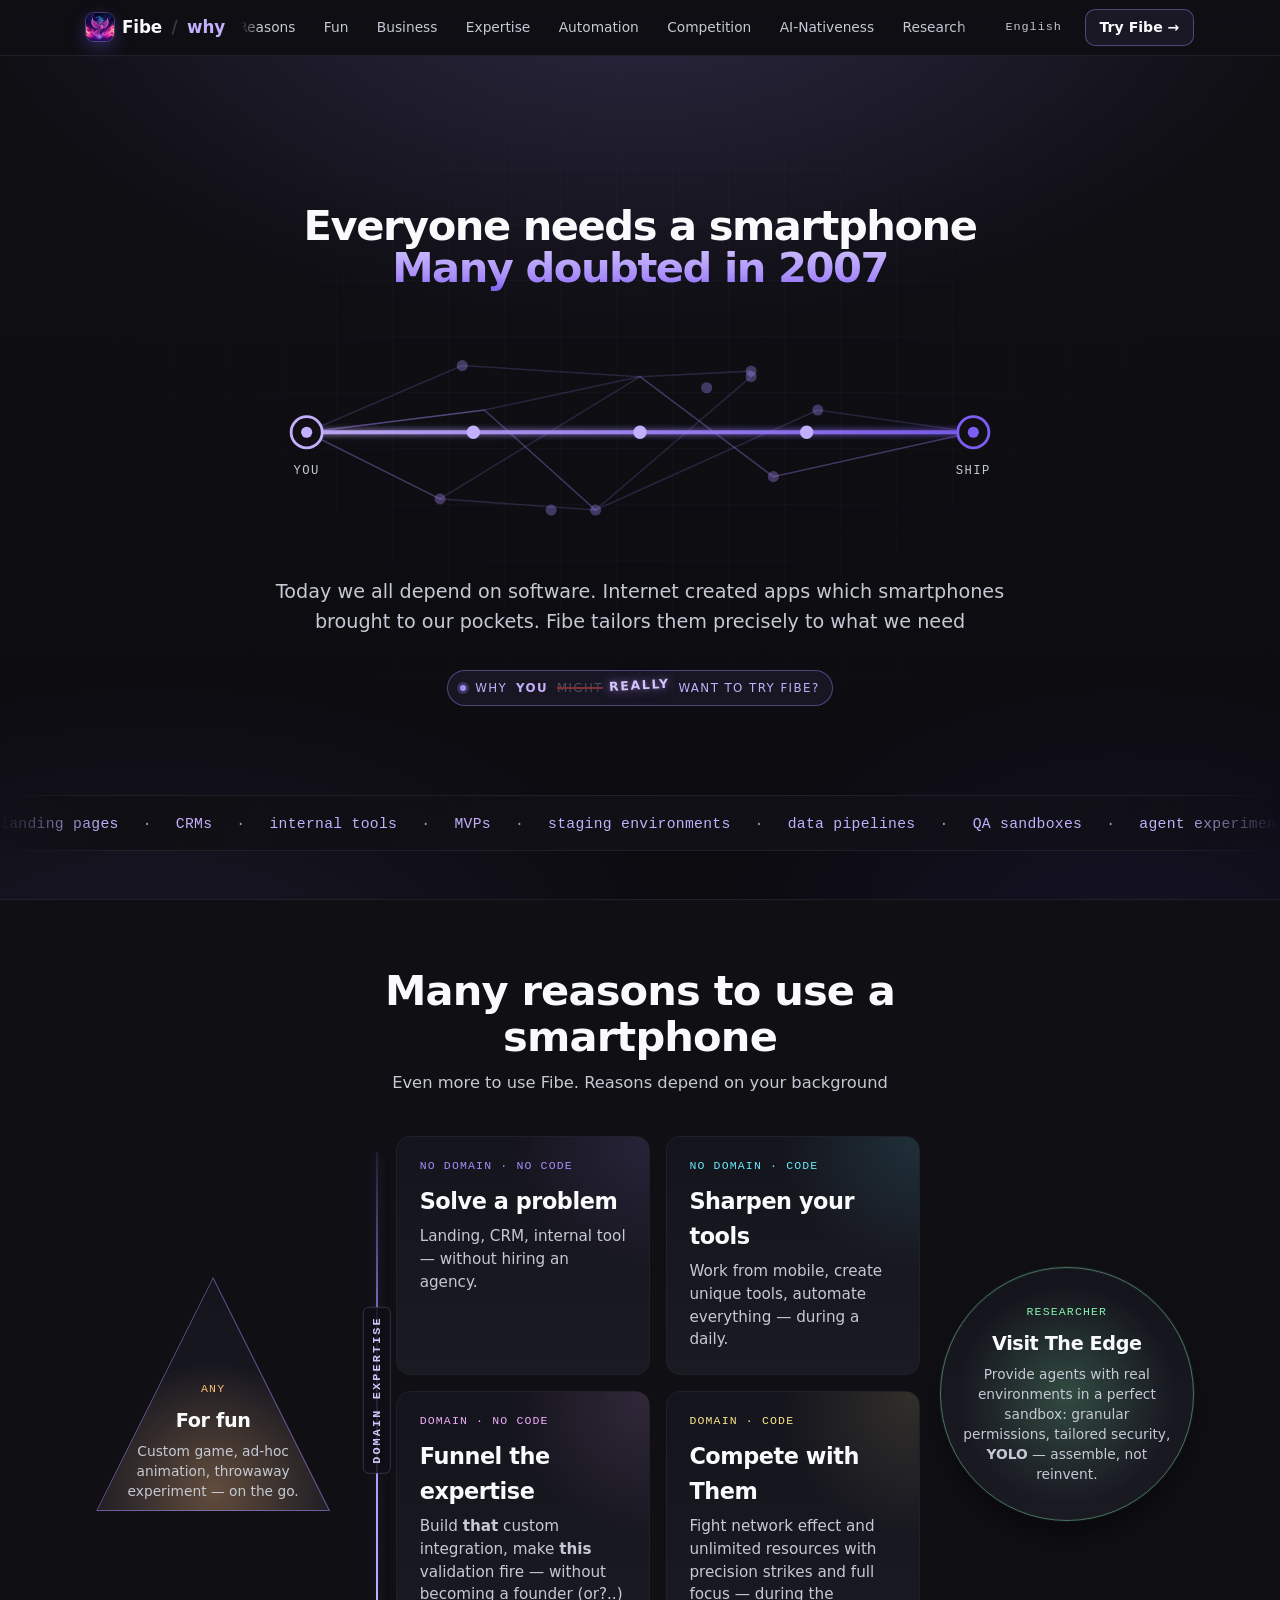
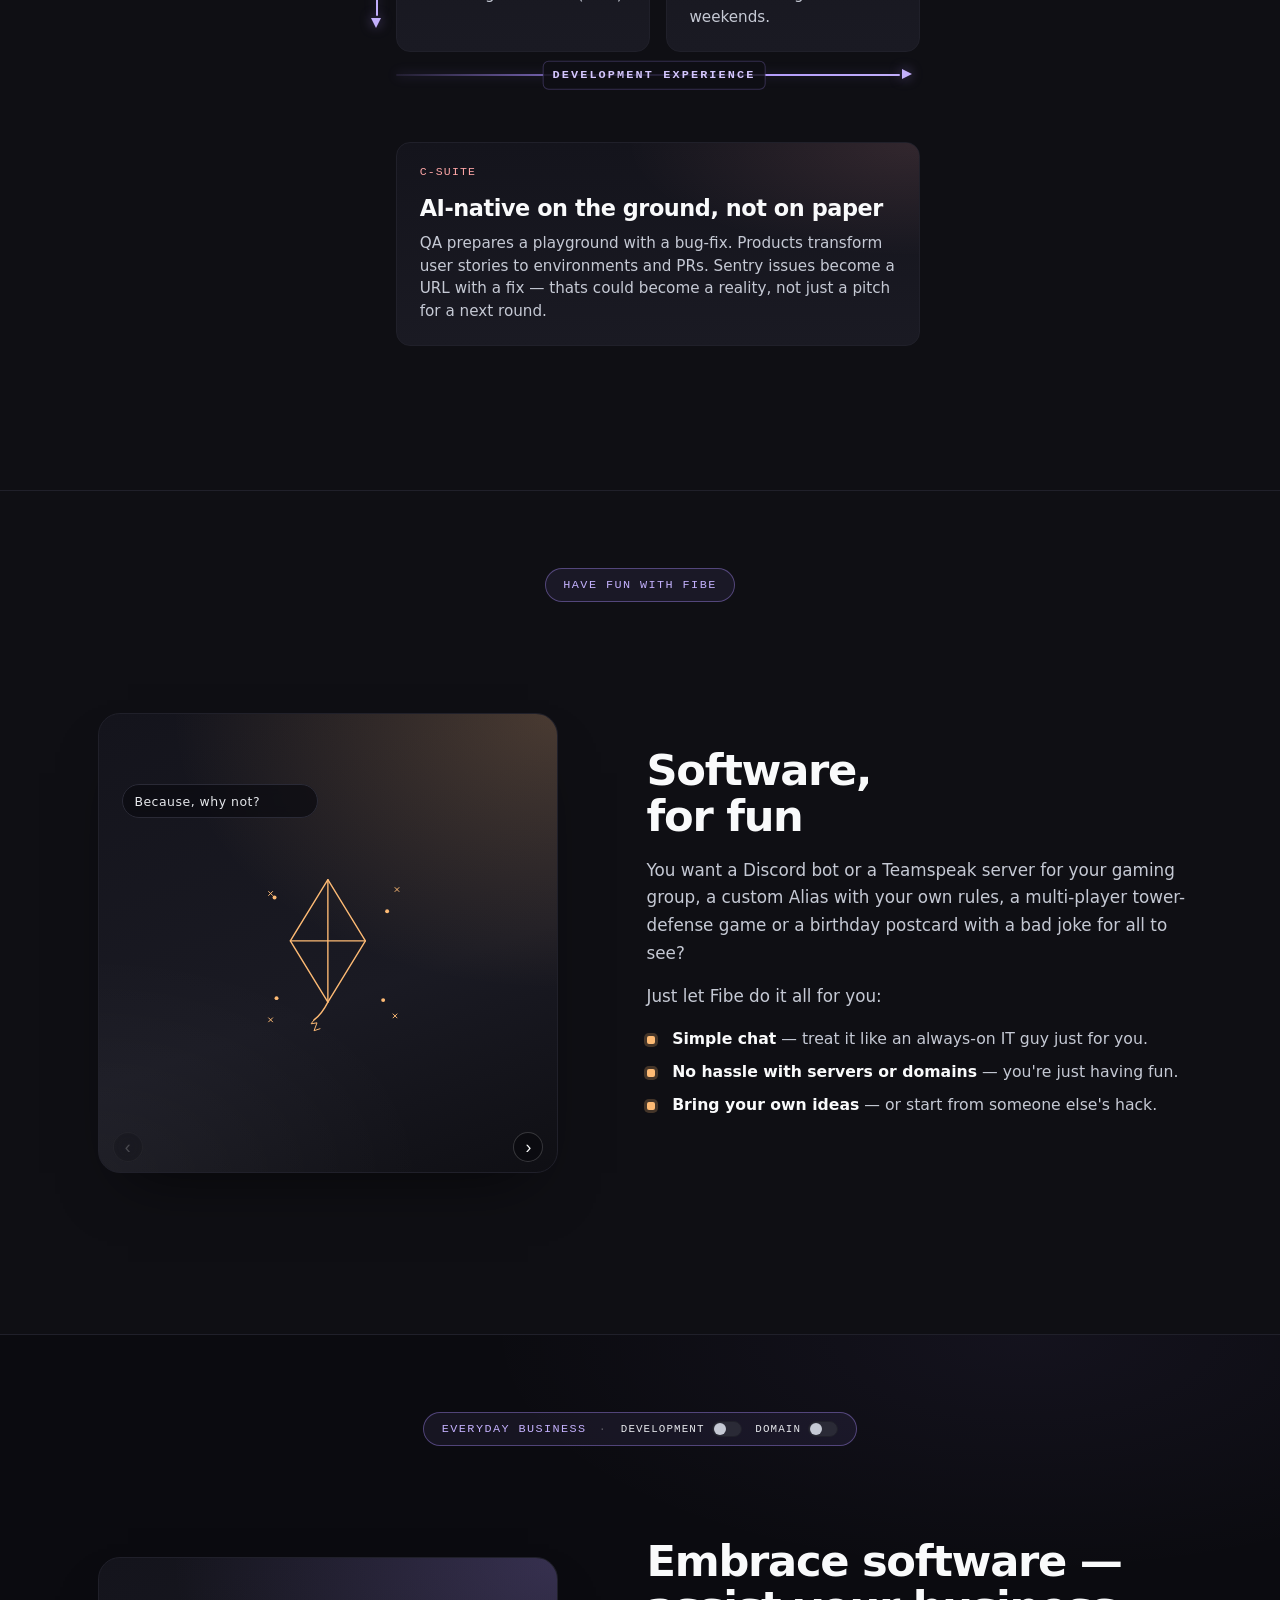
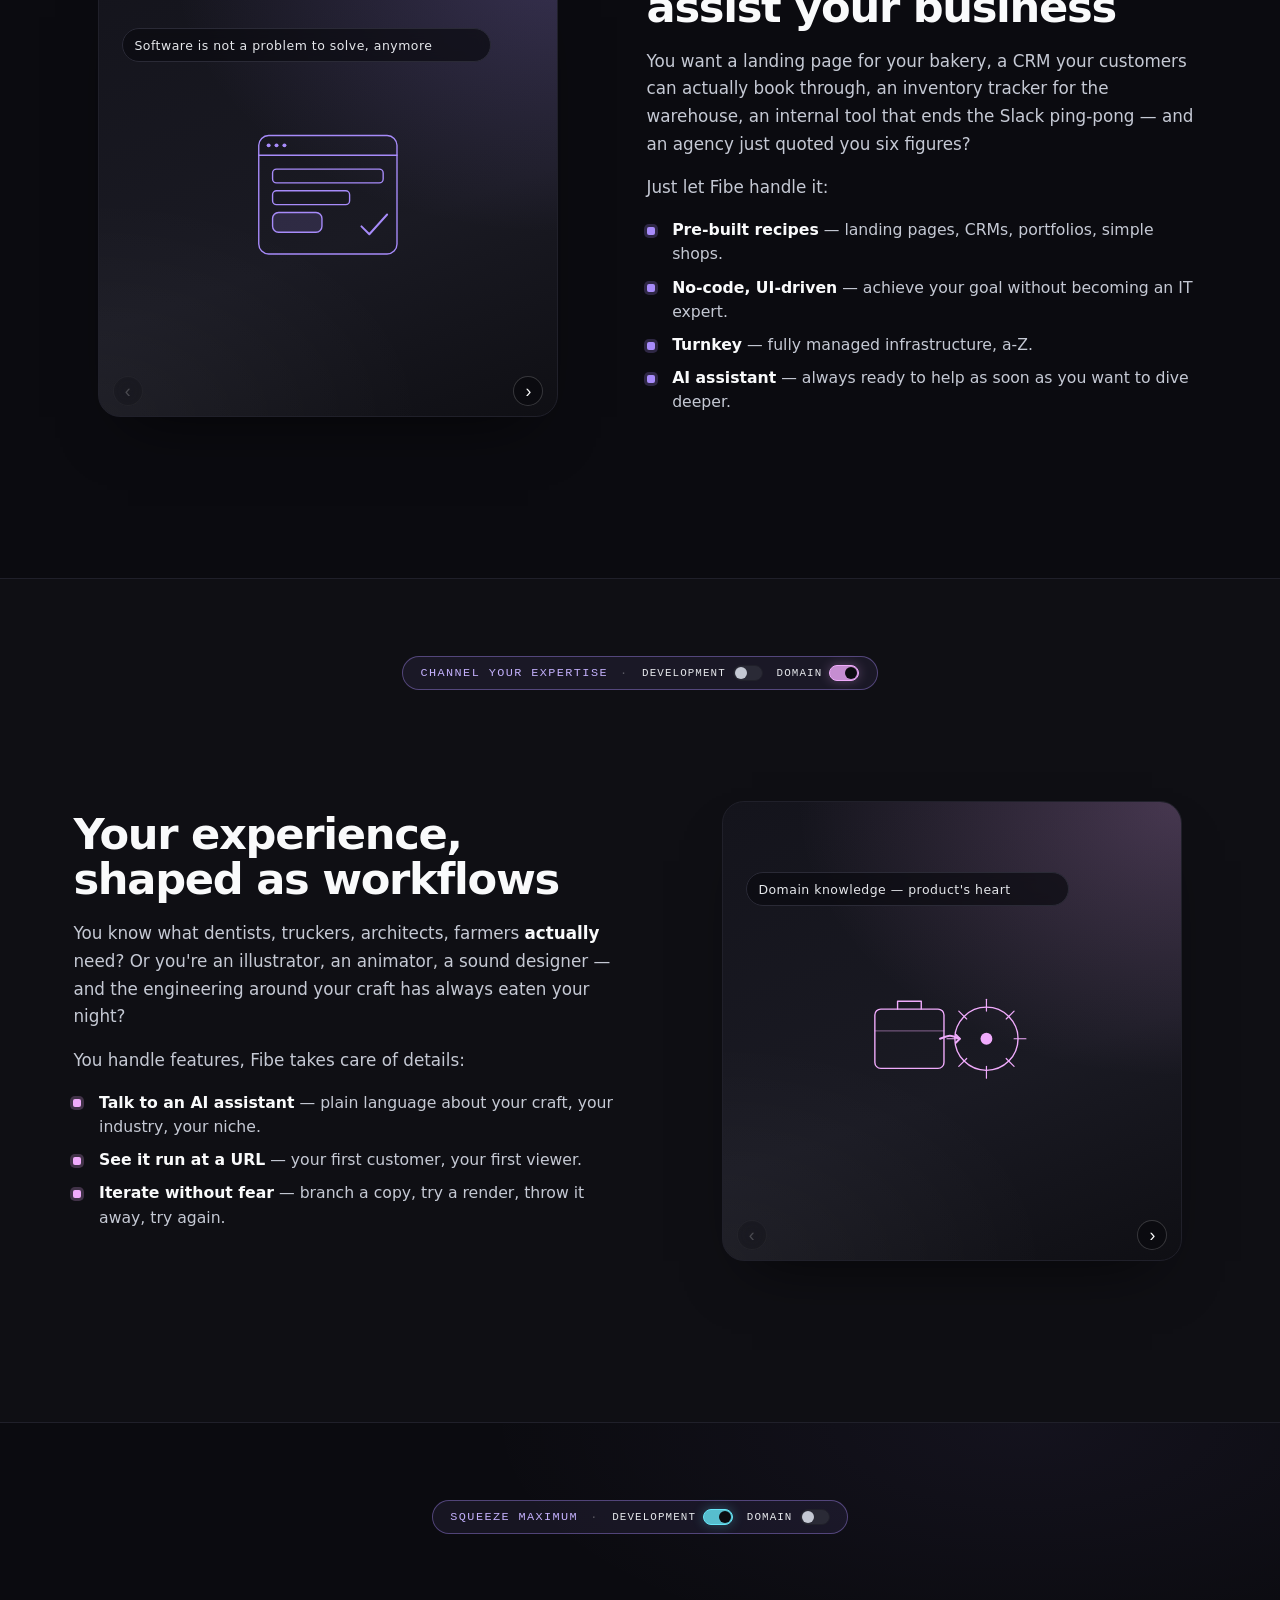
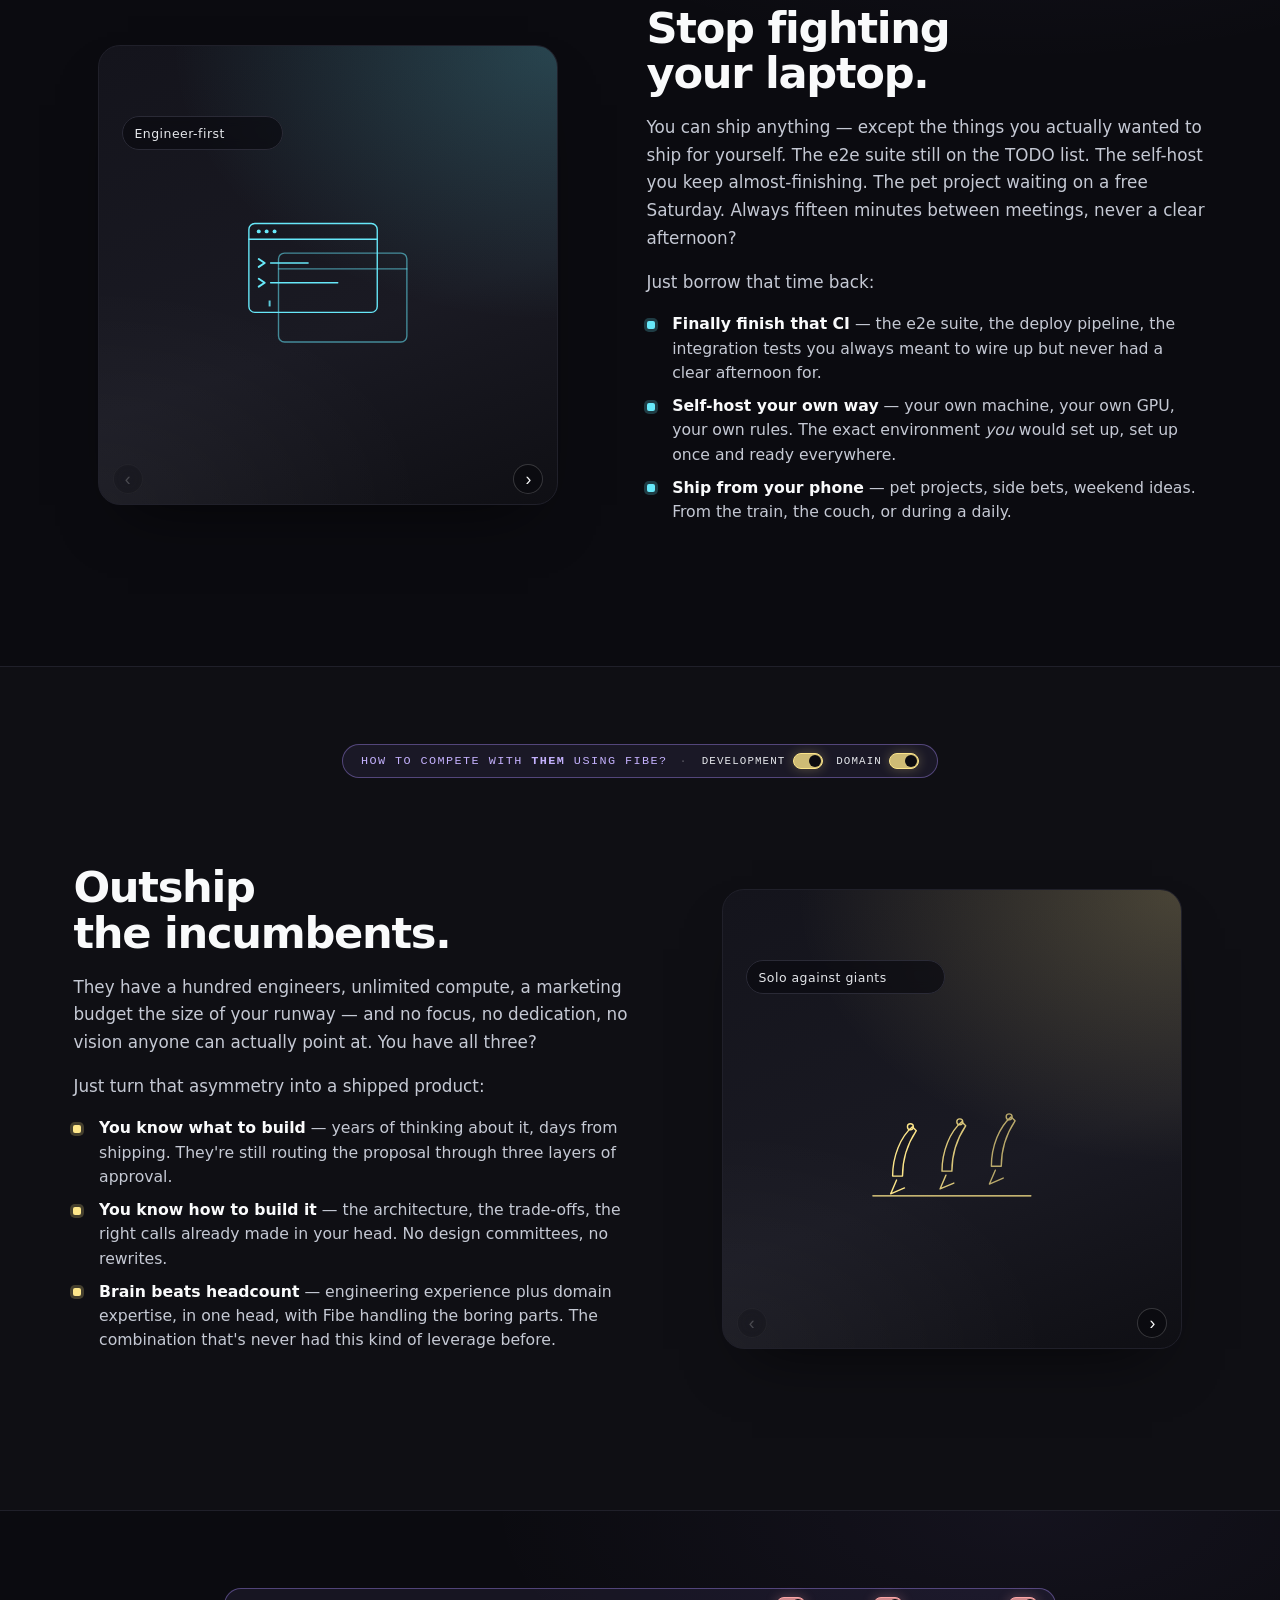
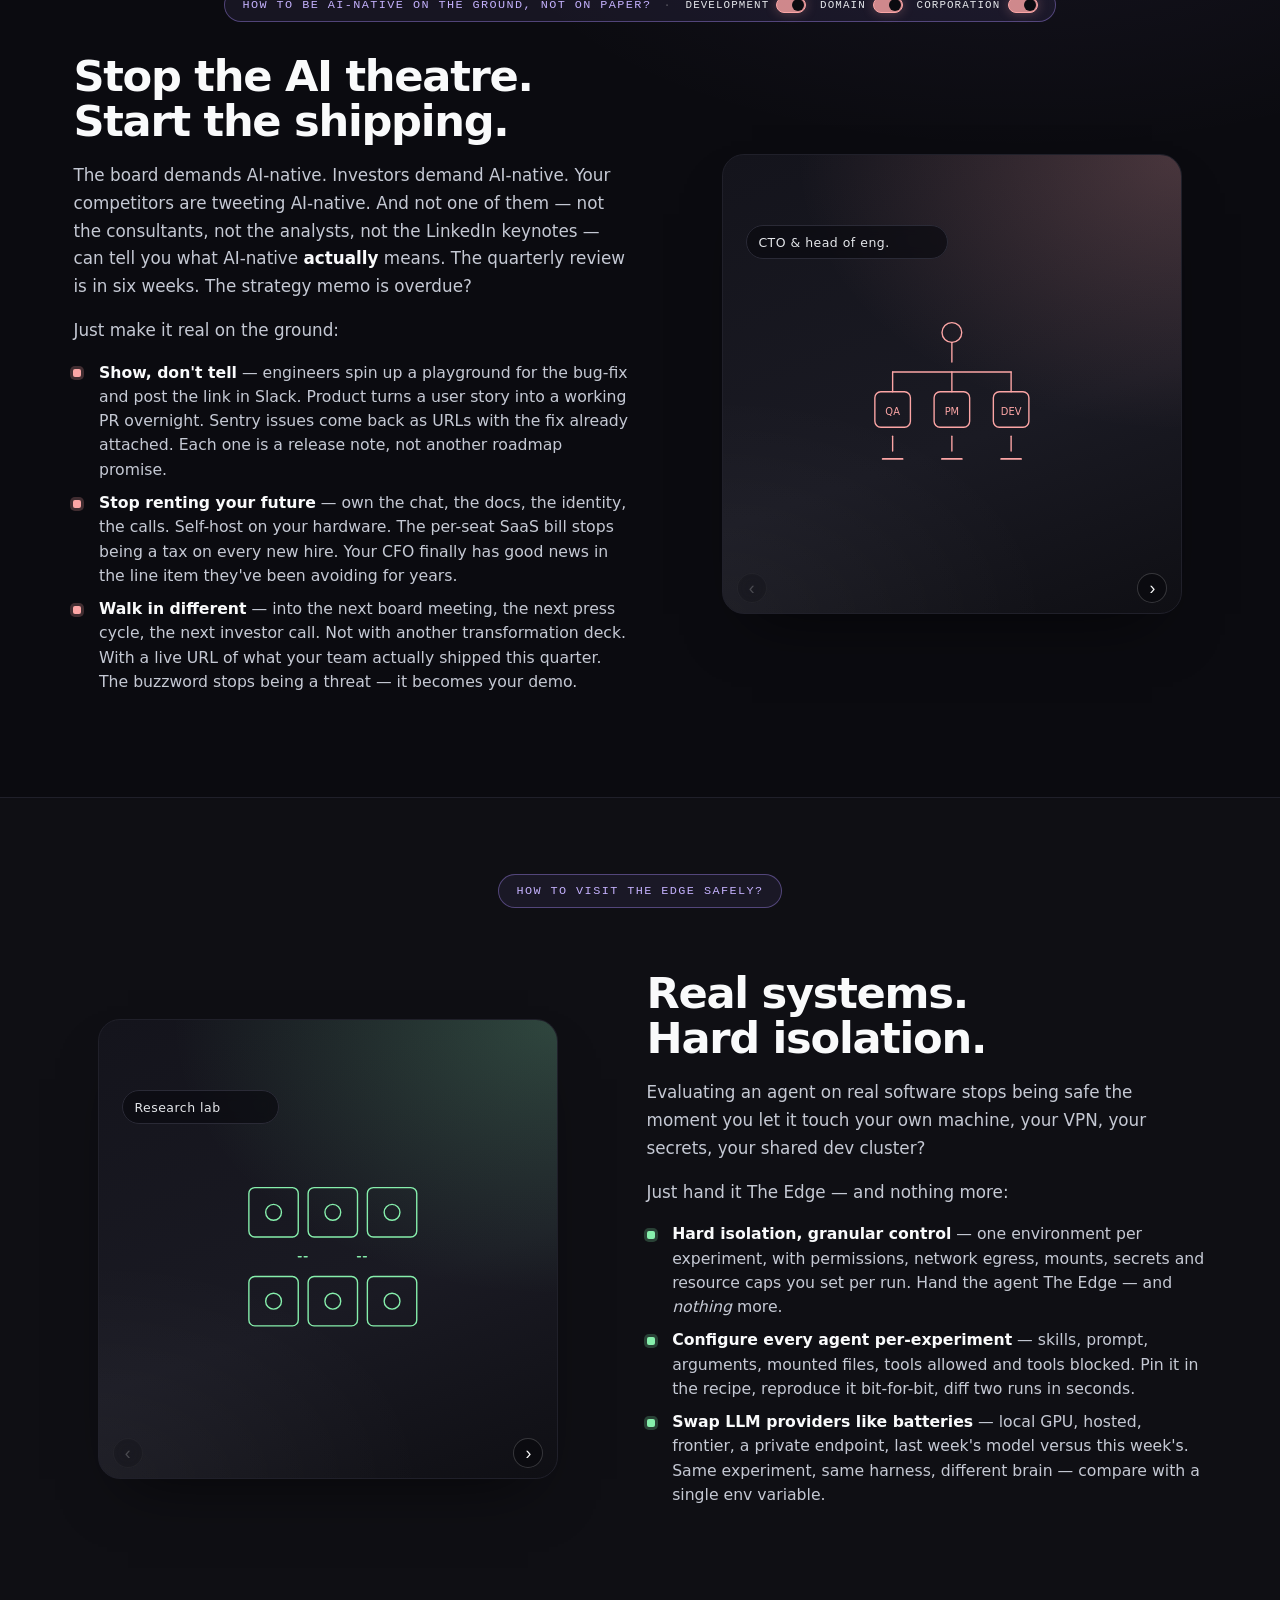
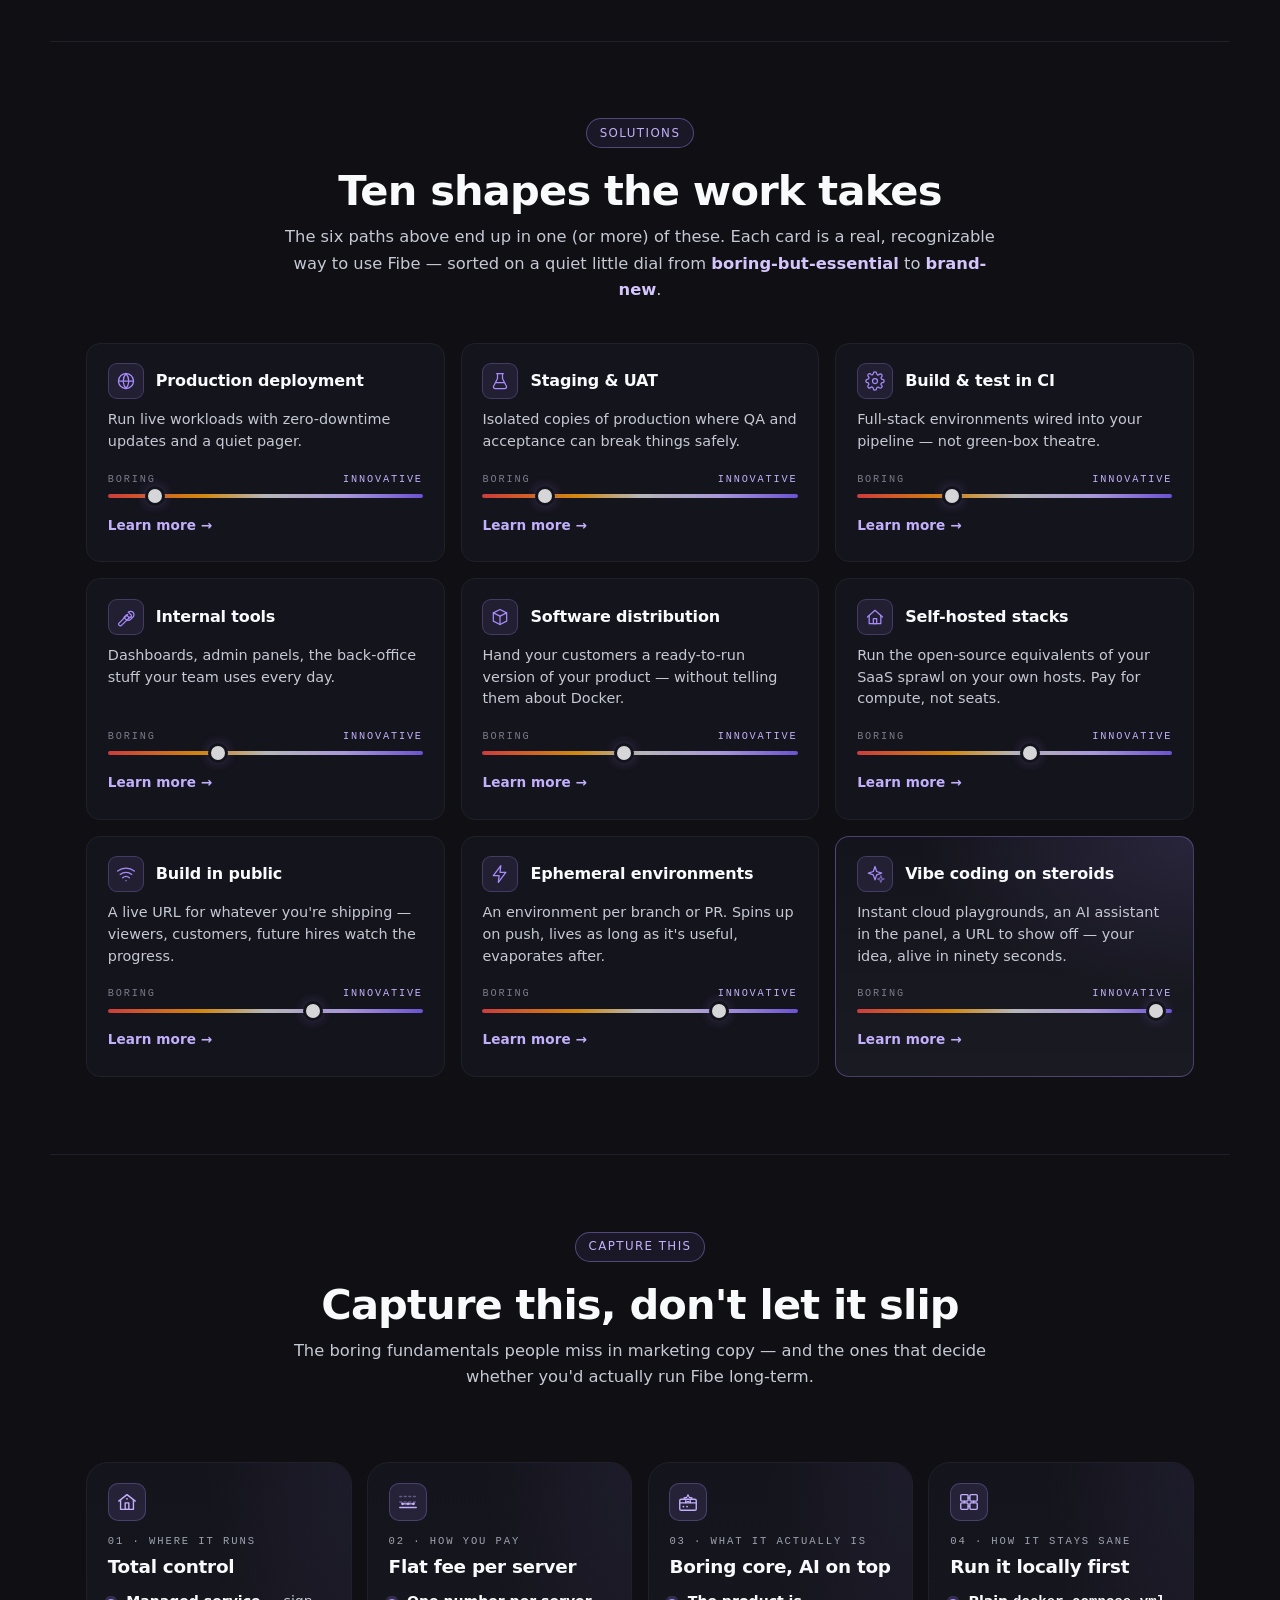
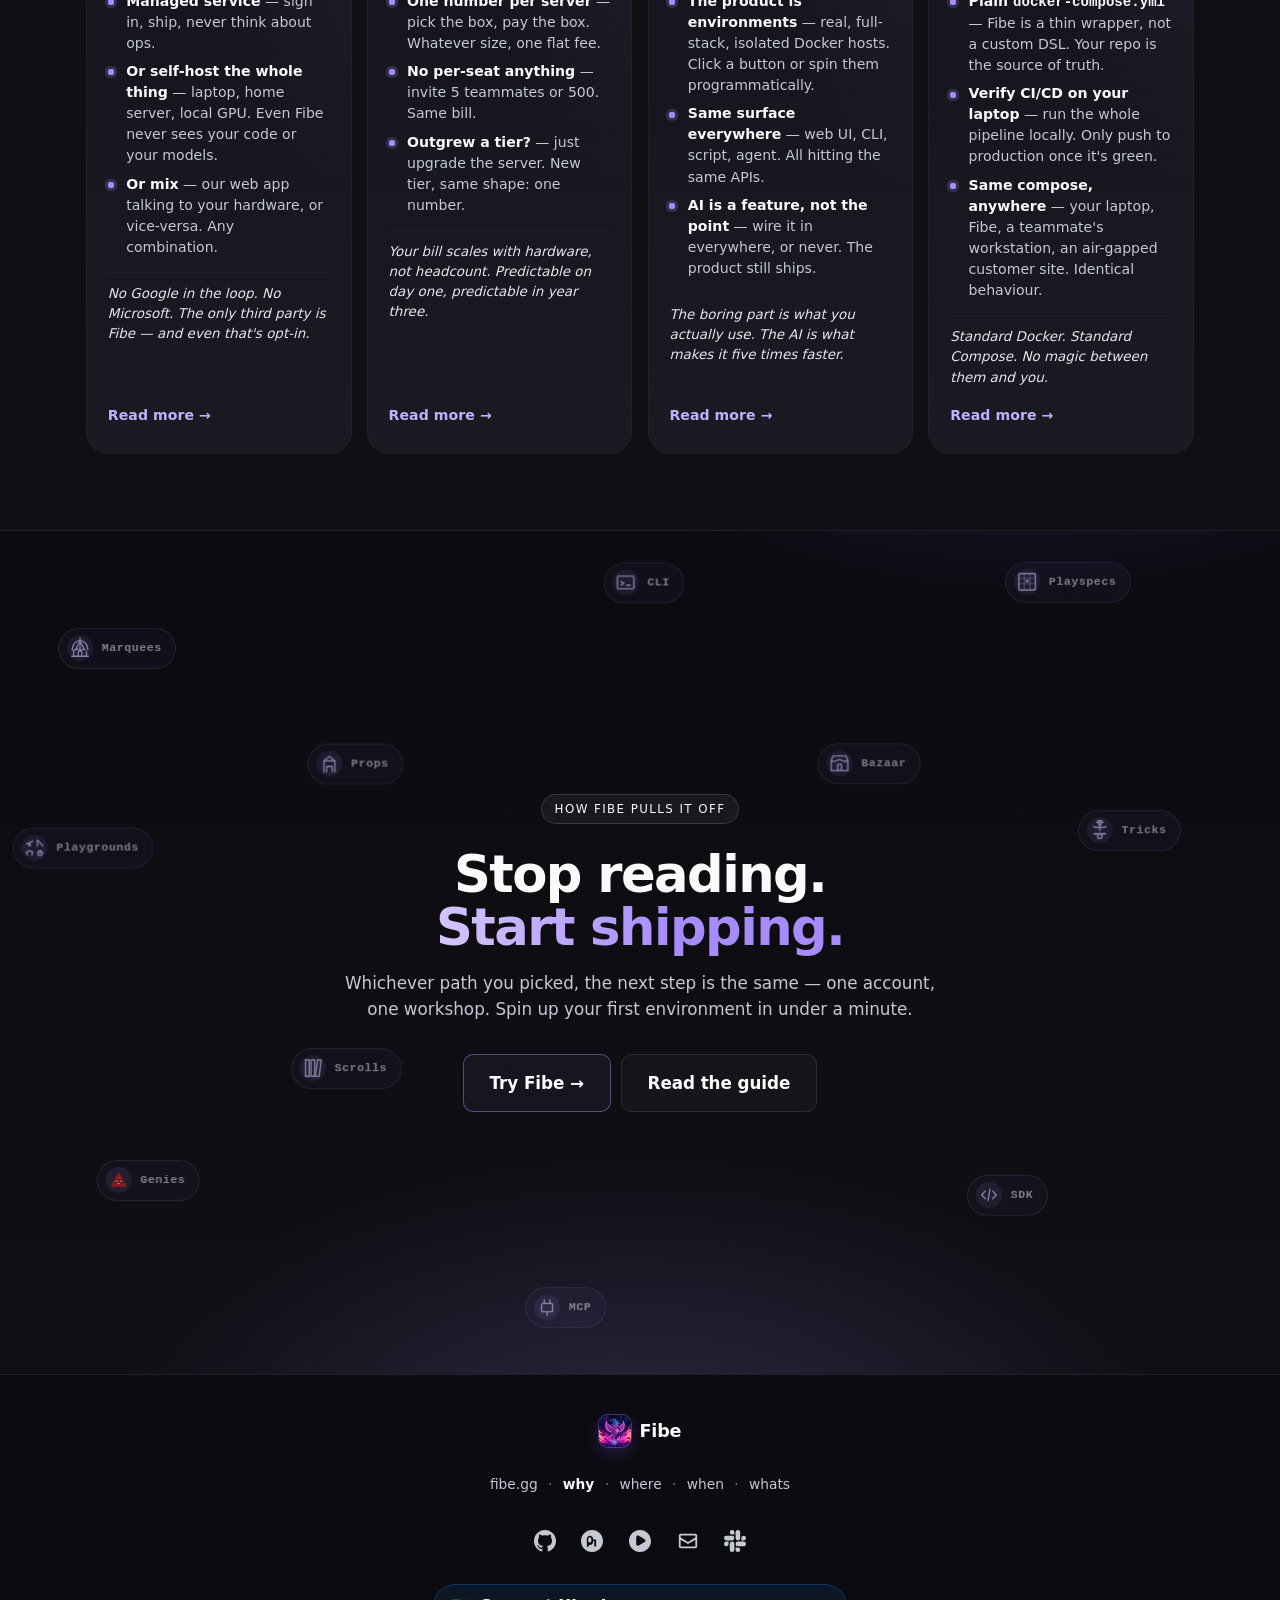
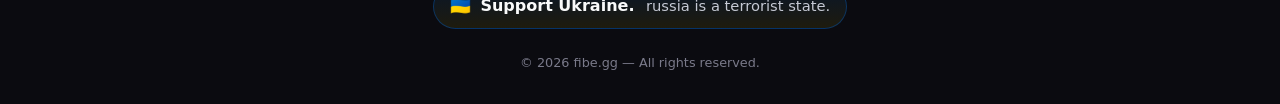
<file: uk/index.html>
<!doctype html>
<html lang="uk" data-locale="uk">
  <head>
    <meta charset="utf-8" >
    <meta name="viewport" content="width=device-width, initial-scale=1, viewport-fit=cover" >
    <meta name="color-scheme" content="dark" >
    <meta name="theme-color" content="#0f0f14" >

    <title data-i18n="meta.title">Why Fibe?</title>
    <meta name="description" content="Whether you've never written code, run a research lab, or ship startups in your sleep — Fibe is the missing workshop. Pick your path." data-i18n-attr="content=meta.description">
    <meta name="author" content="Fibe" >
    <meta name="robots" content="index, follow, max-image-preview:large" >
    <meta name="keywords" content="Fibe, fibe.gg, no-code, low-code, AI agent, Docker environments, founder, CTO, AI research, Genie, Marquee, Playground, dev environment, vibe coding" data-i18n-attr="content=meta.keywords">

    <link rel="canonical" href="https://why.fibe.gg/uk/">
    <!-- i18n: search engines should see distinct, fully-rendered URLs per language -->
    <link rel="alternate" hreflang="en" href="https://why.fibe.gg/" >
    <link rel="alternate" hreflang="uk" href="https://why.fibe.gg/uk/" >
    <link rel="alternate" hreflang="x-default" href="https://why.fibe.gg/" >
    <link rel="icon" href="/img/favicon.ico" sizes="any" >
    <link rel="icon" type="image/png" href="/img/icon-192.png" sizes="192x192" >
    <link rel="icon" type="image/png" href="/img/icon-512.png" sizes="512x512" >
    <link rel="apple-touch-icon" href="/img/apple-touch-icon.png" >
    <link rel="manifest" href="/site.webmanifest" >

    <meta property="og:site_name" content="Fibe" data-i18n-attr="content=meta.og_site_name">
    <meta property="og:type" content="website" >
    <meta property="og:title" content="Why Fibe — six paths into the same workshop" data-i18n-attr="content=meta.og_title">
    <meta property="og:description" content="No experience. Deep expertise. Researcher. Founder. CTO. Fibe meets each of you where you are." data-i18n-attr="content=meta.og_description">
    <meta property="og:url" content="https://why.fibe.gg/" >
    <meta property="og:image" content="https://why.fibe.gg/img/og-default.png" >
    <meta name="twitter:card" content="summary_large_image" >
    <meta name="twitter:title" content="Why Fibe — six paths into the same workshop" data-i18n-attr="content=meta.twitter_title">
    <meta name="twitter:description" content="No experience. Deep expertise. Researcher. Founder. CTO. Fibe meets each of you where you are." data-i18n-attr="content=meta.twitter_description">
    <meta name="twitter:image" content="https://why.fibe.gg/img/og-default.png" >

    <script type="application/ld+json">
      {
        "@context": "https://schema.org",
        "@type": "WebSite",
        "name": "Why Fibe",
        "url": "https://why.fibe.gg",
        "publisher": { "@type": "Organization", "name": "Fibe", "url": "https://fibe.gg" }
      }
    </script>

    <link rel="preload" href="/assets/style.css" as="style" >
    <link rel="stylesheet" href="/assets/style.css" >
  </head>

  <body>
    <a class="skip-link" href="#main">Skip to content</a>

    <header class="nav" aria-label="Primary">
      <div class="nav__inner">
        <button class="nav__toggle" type="button" aria-label="Open menu" aria-expanded="false" aria-controls="nav-drawer" data-drawer-toggle>
          <span class="nav__toggle-bar" aria-hidden="true"></span>
          <span class="nav__toggle-bar" aria-hidden="true"></span>
          <span class="nav__toggle-bar" aria-hidden="true"></span>
        </button>

        <a class="nav__brand" href="/" aria-label="Fibe">
          <img class="nav__mark" src="/img/fibe-icon.png" alt="" width="28" height="28" aria-hidden="true" >
          <span class="nav__word">Fibe</span>
          <span class="nav__slash" aria-hidden="true">/</span>
          <span class="nav__sub">why</span>
        </a>

        <nav class="nav__paths" aria-label="Jump to a path" data-paths>
          <a href="#reasons" class="nav__path nav__path--reasons" data-path="reasons">
            <span class="nav__path-label" data-i18n="nav.reasons">Reasons</span>
          </a>
          <a href="#p-fun" class="nav__path nav__path--fun" data-path="p-fun">
            <span class="nav__path-label" data-i18n="nav.fun">Fun</span>
          </a>
          <a href="#p-problem" class="nav__path nav__path--business" data-path="p-problem">
            <span class="nav__path-label" data-i18n="nav.business">Business</span>
          </a>
          <a href="#p-product" class="nav__path nav__path--expertise" data-path="p-product">
            <span class="nav__path-label" data-i18n="nav.expertise">Expertise</span>
          </a>
          <a href="#p-sharpen" class="nav__path nav__path--automation" data-path="p-sharpen">
            <span class="nav__path-label" data-i18n="nav.automation">Automation</span>
          </a>
          <a href="#p-compete" class="nav__path nav__path--competition" data-path="p-compete">
            <span class="nav__path-label" data-i18n="nav.competition">Competition</span>
          </a>
          <a href="#p-cto" class="nav__path nav__path--ai" data-path="p-cto">
            <span class="nav__path-label" data-i18n="nav.ai_nativeness">AI-Nativeness</span>
          </a>
          <a href="#p-research" class="nav__path nav__path--research" data-path="p-research">
            <span class="nav__path-label" data-i18n="nav.research">Research</span>
          </a>
        </nav>

        <a class="nav__lang" hreflang="en" href="/" data-i18n="nav.lang_switch_label" data-i18n-attr="hreflang=nav.lang_switch_hreflang;href=nav.lang_switch_href" aria-label="Switch language">English</a>

        <a class="nav__cta" href="https://fibe.gg/" rel="noopener" data-i18n="nav.try_fibe">Try Fibe →</a>
      </div>
    </header>

    <!-- Mobile drawer (hidden on desktop). Lives outside <header> so it isn't
         trapped by the nav's backdrop-filter containing block. -->
    <div class="drawer" id="nav-drawer" hidden data-drawer>
      <div class="drawer__backdrop" data-drawer-close></div>
      <aside class="drawer__panel" role="dialog" aria-modal="true" aria-label="Site menu">
        <div class="drawer__head">
          <a class="nav__brand" href="/" aria-label="Fibe">
            <img class="nav__mark" src="/img/fibe-icon.png" alt="" width="28" height="28" aria-hidden="true" >
            <span class="nav__word">Fibe</span>
            <span class="nav__slash" aria-hidden="true">/</span>
              <span class="nav__sub">why</span>
            </a>
            <button class="drawer__close" type="button" aria-label="Close menu" data-drawer-close>×</button>
          </div>
          <nav class="drawer__list" aria-label="Jump to a path">
            <a href="#reasons" class="drawer__item" data-drawer-link>
              <span class="drawer__item-label" data-i18n="drawer.reasons">Reasons</span>
            </a>
            <a href="#p-fun" class="drawer__item drawer__item--fun" data-drawer-link>
              <span class="drawer__item-label" data-i18n="drawer.fun">Fun</span>
            </a>
            <a href="#p-problem" class="drawer__item drawer__item--business" data-drawer-link>
              <span class="drawer__item-label" data-i18n="drawer.business">Business</span>
            </a>
            <a href="#p-product" class="drawer__item drawer__item--expertise" data-drawer-link>
              <span class="drawer__item-label" data-i18n="drawer.expertise">Expertise</span>
            </a>
            <a href="#p-sharpen" class="drawer__item drawer__item--automation" data-drawer-link>
              <span class="drawer__item-label" data-i18n="drawer.automation">Automation</span>
            </a>
            <a href="#p-compete" class="drawer__item drawer__item--competition" data-drawer-link>
              <span class="drawer__item-label" data-i18n="drawer.competition">Competition</span>
            </a>
            <a href="#p-cto" class="drawer__item drawer__item--ai" data-drawer-link>
              <span class="drawer__item-label" data-i18n="drawer.ai_nativeness">AI-Nativeness</span>
            </a>
            <a href="#p-research" class="drawer__item drawer__item--research" data-drawer-link>
              <span class="drawer__item-label" data-i18n="drawer.research">Research</span>
            </a>
          </nav>
          <div class="drawer__foot">
            <a class="drawer__lang" hreflang="en" href="/" data-i18n="drawer.lang_switch_label" data-i18n-attr="hreflang=drawer.lang_switch_hreflang;href=drawer.lang_switch_href">English</a>
            <a class="btn btn--primary drawer__cta" href="https://fibe.gg/" rel="noopener" data-i18n="drawer.try_fibe">Try Fibe →</a>
            <nav class="drawer__family" aria-label="Family">
              <a href="https://fibe.gg/" rel="noopener">fibe.gg</a>
              <a href="https://when.fibe.gg/" rel="noopener">when</a>
              <a href="https://where.fibe.gg/" rel="noopener">where</a>
              <a href="https://whats.fibe.gg/" rel="noopener">whats</a>
            </nav>
          </div>
      </aside>
    </div>

    <main id="main">
      <!-- HERO -->
      <section class="hero" aria-labelledby="hero-title">
        <div class="hero__glow" aria-hidden="true"></div>
        <div class="hero__inner">
          <h1 id="hero-title" class="hero__title" data-i18n="hero.title">Everyone needs a smartphone<br>
            <span class="hero__title-em">Many doubted in 2007</span></h1>

          <figure class="hero__graph" data-graph>
            <span class="hero__graph-tip" data-graph-tip aria-hidden="true"></span>
            <!-- SVG body is generated at build time from i18n.json
                 (hero.graph.{start_label,end_label,way_label,steps}). Edit
                 the steps array in assets/i18n.json to change the waypoints. -->
            <svg viewBox="0 0 720 220" xmlns="http://www.w3.org/2000/svg" preserveAspectRatio="xMidYMid meet" role="img" data-hero-graph aria-label="Many alternative paths converging into a single shortest path — the Fibe Way">
    <title>Many alternative paths converging into a single shortest path — the Fibe Way</title>
    <defs>
      <!-- gradientUnits=userSpaceOnUse so the gradient anchors to SVG
           coordinates, not the path's bounding box. With all waypoints on
           the same horizontal line the bounding box has zero height, and
           the default objectBoundingBox mode wouldn't render the gradient
           — leaving the stroke invisible. -->
      <linearGradient id="hero-graph-shortest"
                      x1="60" y1="110"
                      x2="660" y2="110"
                      gradientUnits="userSpaceOnUse">
        <stop offset="0%" stop-color="#c3b0fc" stop-opacity="0.9" ></stop>
        <stop offset="100%" stop-color="#7c5ef3" stop-opacity="0.9" ></stop>
      </linearGradient>
      <!-- filterUnits=userSpaceOnUse for the same reason as the gradient:
           the Fibe Way path is perfectly horizontal so its bounding box
           collapses to zero height; objectBoundingBox-relative coords on
           the filter region would also collapse and the glow wouldn't
           render. Fixed-viewBox coords keep the blur intact. -->
      <filter id="hero-graph-glow"
              x="0" y="0" width="720" height="220"
              filterUnits="userSpaceOnUse">
        <feGaussianBlur stdDeviation="3" result="blur" ></feGaussianBlur>
        <feMerge>
          <feMergeNode in="blur" ></feMergeNode>
          <feMergeNode in="SourceGraphic" ></feMergeNode>
        </feMerge>
      </filter>
    </defs>

    <!-- Faded alternative paths — 3 dead-ends + 3 through-paths -->
    <g stroke="rgba(167,139,250,0.18)" stroke-width="1.4" fill="none" stroke-linecap="round">
      <path d="M 60 110 L 200 50 L 360 60 L 460 55" ></path>
      <path d="M 60 110 L 180 170 L 320 180" ></path>
      <path d="M 60 110 L 220 90 L 320 180 L 460 60" ></path>
      <path d="M 60 110 L 220 90 L 360 60 L 480 150 L 660 110" ></path>
      <path d="M 60 110 L 180 170 L 360 60 L 480 150 L 660 110" ></path>
      <path d="M 60 110 L 220 90 L 320 180 L 520 90 L 660 110" ></path>
    </g>

    <!-- The Fibe Way — the only path that's *the shortest* and goes the distance -->
    <g class="hero__graph-shortest" tabindex="0" role="button" aria-label="Fibe Way">
      <title>Fibe Way</title>
      <path class="hero__graph-shortest-line" d="M 60 110 L 210 110 L 360 110 L 510 110 L 660 110"
            stroke="url(#hero-graph-shortest)" stroke-width="3.5" fill="none"
            stroke-linecap="round" stroke-linejoin="round"
            filter="url(#hero-graph-glow)" ></path>
      <path class="hero__graph-shortest-hit" d="M 60 110 L 210 110 L 360 110 L 510 110 L 660 110"
            stroke="transparent" stroke-width="22" fill="none"
            stroke-linecap="round" stroke-linejoin="round" ></path>
    </g>

    <!-- Decorative dots scattered on the alt paths -->
    <g fill="rgba(167,139,250,0.35)">
      <circle cx="180" cy="170" r="5" ></circle>
      <circle cx="200" cy="50" r="5" ></circle>
      <circle cx="320" cy="180" r="5" ></circle>
      <circle cx="460" cy="60" r="5" ></circle>
      <circle cx="480" cy="150" r="5" ></circle>
      <circle cx="520" cy="90" r="5" ></circle>
      <circle cx="460" cy="55" r="5" ></circle>
      <circle cx="280" cy="180" r="5" ></circle>
      <circle cx="420" cy="70" r="5" ></circle>
    </g>

    <!-- Each Fibe-Way waypoint is its own hoverable group with an i18n label -->
    <g class="hero__graph-step" tabindex="0" role="button"
       data-step-label="Sign up to Fibe" aria-label="Sign up to Fibe">
      <title>Sign up to Fibe</title>
      <circle cx="210" cy="110" r="6" fill="#c3b0fc" class="hero__graph-step-dot" ></circle>
      <circle cx="210" cy="110" r="14" fill="transparent" class="hero__graph-step-hit" ></circle>
    </g>
    <g class="hero__graph-step" tabindex="0" role="button"
       data-step-label="Set up an agent" aria-label="Set up an agent">
      <title>Set up an agent</title>
      <circle cx="360" cy="110" r="6" fill="#c3b0fc" class="hero__graph-step-dot" ></circle>
      <circle cx="360" cy="110" r="14" fill="transparent" class="hero__graph-step-hit" ></circle>
    </g>
    <g class="hero__graph-step" tabindex="0" role="button"
       data-step-label="Send a prompt" aria-label="Send a prompt">
      <title>Send a prompt</title>
      <circle cx="510" cy="110" r="6" fill="#c3b0fc" class="hero__graph-step-dot" ></circle>
      <circle cx="510" cy="110" r="14" fill="transparent" class="hero__graph-step-hit" ></circle>
    </g>

    <!-- Source endpoint (YOU) -->
    <g>
      <circle cx="60" cy="110" r="14" fill="#0f0f14" stroke="#c3b0fc" stroke-width="2.5" ></circle>
      <circle cx="60" cy="110" r="5" fill="#c3b0fc" ></circle>
    </g>

    <!-- Target endpoint (SHIP) -->
    <g>
      <circle cx="660" cy="110" r="14" fill="#0f0f14" stroke="#7c5ef3" stroke-width="2.5" ></circle>
      <circle cx="660" cy="110" r="5" fill="#7c5ef3" ></circle>
    </g>

    <text x="60" y="148" text-anchor="middle"
      fill="#c5c9d4" font-size="11" font-family="ui-monospace, Menlo, monospace"
      letter-spacing="0.12em">YOU</text>
    <text x="660" y="148" text-anchor="middle"
      fill="#c5c9d4" font-size="11" font-family="ui-monospace, Menlo, monospace"
      letter-spacing="0.12em">SHIP</text>
  </svg>
          </figure>

          <p class="hero__lede" data-i18n="hero.lede">Today we all depend on software.
            Internet created apps which smartphones brought to our pockets.
            Fibe tailors them precisely to what we need</p>
          <div class="hero__ctas">
            <a href="#reasons">
              <p class="eyebrow eyebrow--hero" data-i18n="hero.eyebrow"><span class="eyebrow__dot" aria-hidden="true"></span>
            Why <b>you</b>
            <span class="eyebrow__swap" aria-label="really, not just might">
              <span class="eyebrow__strike" aria-hidden="true">might</span>
              <span class="eyebrow__really">really</span>
            </span>
            want to try Fibe?</p>
            </a>
          </div>
        </div>

        <!-- Marquee strip — homage to Fibe's Marquee concept -->
        <div class="marquee" aria-hidden="true">
          <div class="marquee__track">
            <span data-i18n="hero.marquee.landing_pages">landing pages</span><span>·</span>
            <span data-i18n="hero.marquee.crms">CRMs</span><span>·</span>
            <span data-i18n="hero.marquee.internal_tools">internal tools</span><span>·</span>
            <span data-i18n="hero.marquee.mvps">MVPs</span><span>·</span>
            <span data-i18n="hero.marquee.staging_environments">staging environments</span><span>·</span>
            <span data-i18n="hero.marquee.data_pipelines">data pipelines</span><span>·</span>
            <span data-i18n="hero.marquee.qa_sandboxes">QA sandboxes</span><span>·</span>
            <span data-i18n="hero.marquee.agent_experiments">agent experiments</span><span>·</span>
            <span data-i18n="hero.marquee.founder_demos">founder demos</span><span>·</span>
            <span data-i18n="hero.marquee.side_projects">side projects</span><span>·</span>
            <span data-i18n="hero.marquee.portfolio_sites">portfolio sites</span><span>·</span>
            <span data-i18n="hero.marquee.research_notebooks">research notebooks</span><span>·</span>
            <span data-i18n="hero.marquee.pr_previews">PR previews</span><span>·</span>
            <span data-i18n="hero.marquee.weekend_hacks">weekend hacks</span><span>·</span>
            <!-- duplicated for seamless loop -->
            <span data-i18n="hero.marquee.landing_pages">landing pages</span><span>·</span>
            <span data-i18n="hero.marquee.crms">CRMs</span><span>·</span>
            <span data-i18n="hero.marquee.internal_tools">internal tools</span><span>·</span>
            <span data-i18n="hero.marquee.mvps">MVPs</span><span>·</span>
            <span data-i18n="hero.marquee.staging_environments">staging environments</span><span>·</span>
            <span data-i18n="hero.marquee.data_pipelines">data pipelines</span><span>·</span>
            <span data-i18n="hero.marquee.qa_sandboxes">QA sandboxes</span><span>·</span>
            <span data-i18n="hero.marquee.agent_experiments">agent experiments</span><span>·</span>
            <span data-i18n="hero.marquee.founder_demos">founder demos</span><span>·</span>
            <span data-i18n="hero.marquee.side_projects">side projects</span><span>·</span>
            <span data-i18n="hero.marquee.portfolio_sites">portfolio sites</span><span>·</span>
            <span data-i18n="hero.marquee.research_notebooks">research notebooks</span><span>·</span>
            <span data-i18n="hero.marquee.pr_previews">PR previews</span><span>·</span>
            <span data-i18n="hero.marquee.weekend_hacks">weekend hacks</span><span>·</span>
          </div>
        </div>
      </section>

      <section id="reasons" class="matrix-section" aria-labelledby="reasons-title">
        <header class="section-head">

          <h2 id="reasons-title" data-i18n="matrix.title">Many reasons to use a smartphone</h2>
          <p class="section-sub" data-i18n="matrix.sub">Even more to use Fibe. Reasons depend on your background</p>
        </header>

        <div class="matrix">
          <!-- LEFT FLANK: triangle-shaped tile for "For fun" -->
          <a href="#p-fun" class="tile tile--fun matrix__flank matrix__flank--left" role="listitem">
            <span class="tile__shape tile__shape--triangle" aria-hidden="true"></span>
            <span class="tile__content">
              <span class="tile__tag" data-i18n="matrix.tile.fun.tag">Any</span>
              <span class="tile__title" data-i18n="matrix.tile.fun.title">For fun</span>
              <span class="tile__sub" data-i18n="matrix.tile.fun.sub">Custom game, ad-hoc animation, throwaway experiment — on the go.</span>
            </span>
          </a>

          <div class="matrix__grid" role="list">
            <div class="matrix__axes" aria-hidden="true">
              <div class="matrix__axis matrix__axis--y">
                <span class="matrix__axis-label" data-i18n="matrix.axis_domain">Domain expertise</span>
                <span class="matrix__axis-arrow">↓</span>
              </div>
              <div class="matrix__axis matrix__axis--x">
                <span class="matrix__axis-label" data-i18n="matrix.axis_dev">Development experience</span>
                <span class="matrix__axis-arrow">→</span>
              </div>
            </div>
            <!-- (no domain, no software) -->
            <a href="#p-problem" class="tile tile--problem" role="listitem">
              <span class="tile__tag" data-i18n="matrix.tile.problem.tag">No domain · No code</span>
              <span class="tile__title" data-i18n="matrix.tile.problem.title">Solve a problem</span>
              <span class="tile__sub" data-i18n="matrix.tile.problem.sub">Landing, CRM, internal tool — without hiring an agency.</span>
            </a>

            <!-- (no domain, software) -->
            <a href="#p-sharpen" class="tile tile--sharpen" role="listitem">
              <span class="tile__tag" data-i18n="matrix.tile.sharpen.tag">No domain · Code</span>
              <span class="tile__title" data-i18n="matrix.tile.sharpen.title">Sharpen your tools</span>
              <span class="tile__sub" data-i18n="matrix.tile.sharpen.sub">Work from mobile, create unique tools, automate everything — during a daily.</span>
            </a>

            <!-- (domain, no software) -->
            <a href="#p-product" class="tile tile--product" role="listitem">
              <span class="tile__tag" data-i18n="matrix.tile.product.tag">Domain · No code</span>
              <span class="tile__title" data-i18n="matrix.tile.product.title">Funnel the expertise</span>
              <span class="tile__sub" data-i18n="matrix.tile.product.sub">Build <strong>that</strong> custom integration, make <strong>this</strong> validation fire — without becoming a founder (or?..)</span>
            </a>

            <!-- (domain, software) -->
            <a href="#p-compete" class="tile tile--compete" role="listitem">
              <span class="tile__tag" data-i18n="matrix.tile.compete.tag">Domain · Code</span>
              <span class="tile__title" data-i18n="matrix.tile.compete.title">Compete with <strong>Them</strong></span>
              <span class="tile__sub" data-i18n="matrix.tile.compete.sub">Fight network effect and unlimited resources with precision strikes and full focus — during the weekends.</span>
            </a>
          </div>

          <!-- CTO/orchestrator tile — OUTSIDE the axis frame, sitting below the
               2×2 in the middle column. The axis arrows now only enclose the
               2×2 grid. -->
          <a href="#p-cto" class="tile tile--cto matrix__cto" role="listitem">
            <span class="tile__tag" data-i18n="matrix.tile.cto.tag">C-suite</span>
            <span class="tile__title" data-i18n="matrix.tile.cto.title">AI-native on the ground, not on paper</span>
            <span class="tile__sub" data-i18n="matrix.tile.cto.sub">QA prepares a playground with a bug-fix. Products transform user stories to environments and PRs. Sentry issues become a URL with a fix — thats could become a reality, not just a pitch for a next round.</span>
          </a>

          <!-- RIGHT FLANK: oval-shaped tile for "Researcher" -->
          <a href="#p-research" class="tile tile--research matrix__flank matrix__flank--right" role="listitem">
            <span class="tile__shape tile__shape--oval" aria-hidden="true"></span>
            <span class="tile__content">
              <span class="tile__tag" data-i18n="matrix.tile.research.tag">Researcher</span>
              <span class="tile__title" data-i18n="matrix.tile.research.title">Visit The Edge</span>
              <span class="tile__sub" data-i18n="matrix.tile.research.sub">Provide agents with real environments in a perfect sandbox: granular permissions, tailored security, <strong>YOLO</strong> — assemble, not reinvent.</span>
            </span>
          </a>
        </div>
      </section>

      <!-- PERSONA 1: FOR FUN -->
      <section id="p-fun" class="persona persona--07" aria-labelledby="p-fun-title">
        <header class="persona__head persona__head--no-switches">
          <p class="eyebrow eyebrow--persona" data-i18n="persona.fun.eyebrow">Have fun with Fibe</p>
        </header>
        <div class="persona__inner">
          <aside class="persona__visual" aria-hidden="true">
            <div class="persona__chip">
              <span class="persona__chip-tag" data-i18n="persona.fun.chip_tag">Because, why not?</span>
            </div>
            <div class="persona__art persona__art--fun" data-art>
              <svg viewBox="0 0 200 200" width="100%" height="100%" fill="none" stroke="currentColor" stroke-width="1.4" stroke-linecap="round" stroke-linejoin="round">
                <!-- Whimsical: kite + party hat + sparkles -->
                <polygon points="100 28, 138 90, 100 152, 62 90" ></polygon>
                <line x1="100" y1="28" x2="100" y2="152" ></line>
                <line x1="62" y1="90" x2="138" y2="90" ></line>
                <path d="M100 152 q-6 12 -14 18" ></path>
                <path d="M86 170 l-3 4 l 6 -1 l -3 8 l 6 -2" stroke-width="1" ></path>
                <circle cx="46" cy="46" r="2" fill="currentColor" stroke="none" ></circle>
                <circle cx="160" cy="60" r="2" fill="currentColor" stroke="none" ></circle>
                <circle cx="48" cy="148" r="2" fill="currentColor" stroke="none" ></circle>
                <circle cx="156" cy="150" r="2" fill="currentColor" stroke="none" ></circle>
                <g stroke-width="1">
                  <path d="M40 40 l4 4 m0 -4 l-4 4" ></path>
                  <path d="M168 36 l4 4 m0 -4 l-4 4" ></path>
                  <path d="M40 168 l4 4 m0 -4 l-4 4" ></path>
                  <path d="M166 164 l4 4 m0 -4 l-4 4" ></path>
                </g>
              </svg>
            </div>
          </aside>
          <div class="persona__body">
            <h2 id="p-fun-title" class="persona__title" data-i18n="persona.fun.title">Software,<br>for fun</h2>
            <p class="persona__lede" data-i18n="persona.fun.lede_0">You want a Discord bot or a Teamspeak server for your gaming group,
              a custom Alias with your own rules,
              a multi-player tower-defense game
              or a birthday postcard with a bad joke for all to see?</p>
            <p class="persona__lede" data-i18n="persona.fun.lede_1">Just let Fibe do it all for you:</p>
            <ul class="persona__list">
              <li data-i18n="persona.fun.list_0"><strong>Simple chat</strong> — treat it like an always-on IT guy just for you.</li>
              <li data-i18n="persona.fun.list_1"><strong>No hassle with servers or domains</strong> — you're just having fun.</li>
              <li data-i18n="persona.fun.list_2"><strong>Bring your own ideas</strong> — or start from someone else's hack.</li>
            </ul>
          </div>
        </div>

        <div id="p-fun-action" class="persona__action">
          <header class="persona__action-head">
            <p class="persona__action-tag" data-i18n="persona.fun.action_tag">See it in action</p>
            <h3 class="persona__action-title" data-i18n="persona.fun.action_title">Weekend-shaped builds</h3>
            <p class="persona__action-sub" data-i18n="persona.fun.action_sub">No revenue model required. Just curiosity and an empty Saturday.</p>
          </header>
          <div class="slider-shell">
            <button class="slider__btn slider__btn--prev" type="button" aria-label="Previous walkthroughs" data-slider-prev>‹</button>
            <div class="slider" role="region" aria-label="For-fun walkthroughs" tabindex="0" data-slider>
              <article class="slide">
                <button class="slide__action" type="button" data-rumble-slug="fun/discord-bot" data-embed-src="">
                  <span class="slide__poster" aria-hidden="true">
                    <span class="slide__play">▶</span>
                    <span class="slide__duration">3:18</span>
                  </span>
                  <span class="slide__body">
                    <h4 class="slide__title" data-i18n="persona.fun.slide_0.title">A Discord bot for the gaming group</h4>
                    <p class="slide__sub" data-i18n="persona.fun.slide_0.sub">Stand it up Saturday, leave it running on a tiny host.</p>
                    <span class="slide__cta" data-i18n="persona.fun.slide_0.cta">▶ Play preview</span>
                  </span>
                </button>
              </article>
              <article class="slide">
                <button class="slide__action" type="button" data-rumble-slug="fun/learn-new-framework" data-embed-src="">
                  <span class="slide__poster" aria-hidden="true">
                    <span class="slide__play">▶</span>
                    <span class="slide__duration">4:42</span>
                  </span>
                  <span class="slide__body">
                    <h4 class="slide__title" data-i18n="persona.fun.slide_1.title">Learn a new framework, by using it</h4>
                    <p class="slide__sub" data-i18n="persona.fun.slide_1.sub">Clean room, throwaway env. Break it, fix it, try again.</p>
                    <span class="slide__cta" data-i18n="persona.fun.slide_1.cta">▶ Play preview</span>
                  </span>
                </button>
              </article>
              <article class="slide">
                <button class="slide__action" type="button" data-rumble-slug="fun/gift-page" data-embed-src="">
                  <span class="slide__poster" aria-hidden="true">
                    <span class="slide__play">▶</span>
                    <span class="slide__duration">2:35</span>
                  </span>
                  <span class="slide__body">
                    <h4 class="slide__title" data-i18n="persona.fun.slide_2.title">A birthday page for a friend</h4>
                    <p class="slide__sub" data-i18n="persona.fun.slide_2.sub">Custom URL, ten minutes, no DevOps required.</p>
                    <span class="slide__cta" data-i18n="persona.fun.slide_2.cta">▶ Play preview</span>
                  </span>
                </button>
              </article>
              <article class="slide">
                <button class="slide__action" type="button" data-rumble-slug="fun/burn-down" data-embed-src="">
                  <span class="slide__poster" aria-hidden="true">
                    <span class="slide__play">▶</span>
                    <span class="slide__duration">2:10</span>
                  </span>
                  <span class="slide__body">
                    <h4 class="slide__title" data-i18n="persona.fun.slide_3.title">Spin up, destroy, no regrets</h4>
                    <p class="slide__sub" data-i18n="persona.fun.slide_3.sub">When the experiment ends, the bill ends.</p>
                    <span class="slide__cta" data-i18n="persona.fun.slide_3.cta">▶ Play preview</span>
                  </span>
                </button>
              </article>
            </div>
            <button class="slider__btn slider__btn--next" type="button" aria-label="More walkthroughs" data-slider-next>›</button>
          </div>
        </div>
      </section>

      <!-- PERSONA 2: SOLVE A PROBLEM -->
      <section id="p-problem" class="persona persona--01" aria-labelledby="p-problem-title">
        <header class="persona__head">
          <p class="eyebrow eyebrow--persona" data-i18n="persona.problem.eyebrow">Everyday business</p>
          <div class="persona__switches" role="group" aria-label="Axis position">
            <span class="switch" data-on="false">
              <span class="switch__label" data-i18n="persona.problem.switch_dev">Development</span>
              <span class="switch__track" aria-hidden="true"><span class="switch__knob"></span></span>
              <span class="switch__state" data-i18n="persona.problem.switch_state_0">OFF</span>
            </span>
            <span class="switch" data-on="false">
              <span class="switch__label" data-i18n="persona.problem.switch_domain">Domain</span>
              <span class="switch__track" aria-hidden="true"><span class="switch__knob"></span></span>
              <span class="switch__state" data-i18n="persona.problem.switch_state_1">OFF</span>
            </span>
          </div>
        </header>
        <div class="persona__inner">
          <aside class="persona__visual" aria-hidden="true">
            <div class="persona__chip">
              <span class="persona__chip-tag" data-i18n="persona.problem.chip_tag">Software is not a problem to solve, anymore</span>
            </div>
            <div class="persona__art persona__art--problem" data-art>
              <svg viewBox="0 0 200 200" width="100%" height="100%" fill="none" stroke="currentColor" stroke-width="1.4" stroke-linecap="round" stroke-linejoin="round">
                <!-- A "form" being assembled -->
                <rect x="30" y="40" width="140" height="120" rx="10" ></rect>
                <line x1="30" y1="60" x2="170" y2="60" ></line>
                <circle cx="40" cy="50" r="2" fill="currentColor" stroke="none" ></circle>
                <circle cx="48" cy="50" r="2" fill="currentColor" stroke="none" ></circle>
                <circle cx="56" cy="50" r="2" fill="currentColor" stroke="none" ></circle>
                <rect x="44" y="74" width="112" height="14" rx="4" ></rect>
                <rect x="44" y="96" width="78" height="14" rx="4" ></rect>
                <rect x="44" y="118" width="50" height="20" rx="6" fill="currentColor" fill-opacity="0.15" ></rect>
                <path d="M134 132l8 8 18-20" stroke-width="2" ></path>
              </svg>
            </div>
          </aside>
          <div class="persona__body">
            <h2 id="p-problem-title" class="persona__title" data-i18n="persona.problem.title">Embrace software —<br>assist your business</h2>
            <p class="persona__lede" data-i18n="persona.problem.lede_0">You want a landing page for your bakery, a CRM your customers can actually book through,
              an inventory tracker for the warehouse, an internal tool that ends the Slack ping-pong —
              and an agency just quoted you six figures?</p>
            <p class="persona__lede" data-i18n="persona.problem.lede_1">Just let Fibe handle it:</p>
            <ul class="persona__list">
              <li data-i18n="persona.problem.list_0"><strong>Pre-built recipes</strong> — landing pages, CRMs, portfolios, simple shops.</li>
              <li data-i18n="persona.problem.list_1"><strong>No-code, UI-driven</strong> — achieve your goal without becoming an IT expert.</li>
              <li data-i18n="persona.problem.list_2"><strong>Turnkey</strong> — fully managed infrastructure, a-Z.</li>
              <li data-i18n="persona.problem.list_3"><strong>AI assistant</strong> — always ready to help as soon as you want to dive deeper.</li>
            </ul>
          </div>
        </div>

        <div id="p-problem-action" class="persona__action">
          <header class="persona__action-head">
            <p class="persona__action-tag" data-i18n="persona.problem.action_tag">See it in action</p>
            <h3 class="persona__action-title" data-i18n="persona.problem.action_title">Closer to your problem</h3>
            <p class="persona__action-sub" data-i18n="persona.problem.action_sub">Each cut is its own video on Rumble — pick the one that smells most like yours.</p>
          </header>
          <div class="slider-shell">
            <button class="slider__btn slider__btn--prev" type="button" aria-label="Previous walkthroughs" data-slider-prev>‹</button>
            <div class="slider" role="region" aria-label="Solve-a-problem walkthroughs" tabindex="0" data-slider>
              <article class="slide">
                <button class="slide__action" type="button" data-rumble-slug="problem/landing" data-embed-src="">
                  <span class="slide__poster" aria-hidden="true">
                    <span class="slide__play">▶</span>
                    <span class="slide__duration">4:12</span>
                  </span>
                  <span class="slide__body">
                    <h4 class="slide__title" data-i18n="persona.problem.slide_0.title">Landing page in an afternoon</h4>
                    <p class="slide__sub" data-i18n="persona.problem.slide_0.sub">Anya rebuilds her bakery's site on a Saturday.</p>
                    <span class="slide__cta" data-i18n="persona.problem.slide_0.cta">▶ Play preview</span>
                  </span>
                </button>
              </article>
              <article class="slide">
                <button class="slide__action" type="button" data-rumble-slug="problem/crm" data-embed-src="">
                  <span class="slide__poster" aria-hidden="true">
                    <span class="slide__play">▶</span>
                    <span class="slide__duration">5:38</span>
                  </span>
                  <span class="slide__body">
                    <h4 class="slide__title" data-i18n="persona.problem.slide_1.title">Your first real CRM</h4>
                    <p class="slide__sub" data-i18n="persona.problem.slide_1.sub">Replacing a 40-tab spreadsheet without writing code.</p>
                    <span class="slide__cta" data-i18n="persona.problem.slide_1.cta">▶ Play preview</span>
                  </span>
                </button>
              </article>
              <article class="slide">
                <button class="slide__action" type="button" data-rumble-slug="problem/internal-tool" data-embed-src="">
                  <span class="slide__poster" aria-hidden="true">
                    <span class="slide__play">▶</span>
                    <span class="slide__duration">6:01</span>
                  </span>
                  <span class="slide__body">
                    <h4 class="slide__title" data-i18n="persona.problem.slide_2.title">An internal tool your team will use</h4>
                    <p class="slide__sub" data-i18n="persona.problem.slide_2.sub">A scheduling board that ends the Slack ping-pong.</p>
                    <span class="slide__cta" data-i18n="persona.problem.slide_2.cta">▶ Play preview</span>
                  </span>
                </button>
              </article>
              <article class="slide">
                <button class="slide__action" type="button" data-rumble-slug="problem/portfolio" data-embed-src="">
                  <span class="slide__poster" aria-hidden="true">
                    <span class="slide__play">▶</span>
                    <span class="slide__duration">3:24</span>
                  </span>
                  <span class="slide__body">
                    <h4 class="slide__title" data-i18n="persona.problem.slide_3.title">Portfolio that actually ships</h4>
                    <p class="slide__sub" data-i18n="persona.problem.slide_3.sub">From Dribbble pile to live URL in one session.</p>
                    <span class="slide__cta" data-i18n="persona.problem.slide_3.cta">▶ Play preview</span>
                  </span>
                </button>
              </article>
            </div>
            <button class="slider__btn slider__btn--next" type="button" aria-label="More walkthroughs" data-slider-next>›</button>
          </div>
        </div>
      </section>

      <!-- PERSONA 3: FUNNEL THE EXPERTISE -->
      <section id="p-product" class="persona persona--02" aria-labelledby="p-product-title">
        <header class="persona__head">
          <p class="eyebrow eyebrow--persona" data-i18n="persona.product.eyebrow">Channel your expertise</p>
          <div class="persona__switches" role="group" aria-label="Axis position">
            <span class="switch" data-on="false">
              <span class="switch__label" data-i18n="persona.product.switch_dev">Development</span>
              <span class="switch__track" aria-hidden="true"><span class="switch__knob"></span></span>
              <span class="switch__state" data-i18n="persona.product.switch_state_0">OFF</span>
            </span>
            <span class="switch" data-on="true">
              <span class="switch__label" data-i18n="persona.product.switch_domain">Domain</span>
              <span class="switch__track" aria-hidden="true"><span class="switch__knob"></span></span>
              <span class="switch__state" data-i18n="persona.product.switch_state_1">ON</span>
            </span>
          </div>
        </header>
        <div class="persona__inner persona__inner--flip">
          <aside class="persona__visual" aria-hidden="true">
            <div class="persona__chip">
              <span class="persona__chip-tag" data-i18n="persona.product.chip_tag">Domain knowledge — product's heart</span>
            </div>
            <div class="persona__art persona__art--product" data-art>
              <svg viewBox="0 0 200 200" width="100%" height="100%" fill="none" stroke="currentColor" stroke-width="1.4" stroke-linecap="round" stroke-linejoin="round">
                <!-- Domain (briefcase) + AI builder (gear) merging -->
                <rect x="22" y="70" width="70" height="60" rx="6" ></rect>
                <path d="M45 70v-8h24v8" ></path>
                <line x1="22" y1="92" x2="92" y2="92" opacity="0.4" ></line>
                <circle cx="135" cy="100" r="32" ></circle>
                <circle cx="135" cy="100" r="6" fill="currentColor" stroke="none" ></circle>
                <g stroke-width="1.2">
                  <line x1="135" y1="60" x2="135" y2="72" ></line>
                  <line x1="135" y1="128" x2="135" y2="140" ></line>
                  <line x1="95" y1="100" x2="107" y2="100" ></line>
                  <line x1="163" y1="100" x2="175" y2="100" ></line>
                  <line x1="107" y1="72" x2="115" y2="80" ></line>
                  <line x1="155" y1="120" x2="163" y2="128" ></line>
                  <line x1="107" y1="128" x2="115" y2="120" ></line>
                  <line x1="155" y1="80" x2="163" y2="72" ></line>
                </g>
                <path d="M88 100c10-4 10-4 20 0" stroke-width="2" ></path>
                <path d="M104 96l4 4-4 4" stroke-width="2" ></path>
              </svg>
            </div>
          </aside>
          <div class="persona__body">
            <h2 id="p-product-title" class="persona__title" data-i18n="persona.product.title">Your experience,<br>shaped as workflows</h2>
            <p class="persona__lede" data-i18n="persona.product.lede_0">You know what dentists, truckers, architects, farmers <em>actually</em> need?
              Or you're an illustrator, an animator, a sound designer —
              and the engineering around your craft has always eaten your night?</p>
            <p class="persona__lede" data-i18n="persona.product.lede_1">You handle features, Fibe takes care of details:</p>
            <ul class="persona__list">
              <li data-i18n="persona.product.list_0"><strong>Talk to an AI assistant</strong> — plain language about your craft, your industry, your niche.</li>
              <li data-i18n="persona.product.list_1"><strong>See it run at a URL</strong> — your first customer, your first viewer.</li>
              <li data-i18n="persona.product.list_2"><strong>Iterate without fear</strong> — branch a copy, try a render, throw it away, try again.</li>
            </ul>
          </div>
        </div>

        <div id="p-product-action" class="persona__action">
          <header class="persona__action-head">
            <p class="persona__action-tag" data-i18n="persona.product.action_tag">See it in action</p>
            <h3 class="persona__action-title" data-i18n="persona.product.action_title">Industries on the move</h3>
            <p class="persona__action-sub" data-i18n="persona.product.action_sub">Real domains, real builders shipping with Fibe + their first AI assistant.</p>
          </header>
          <div class="slider-shell">
            <button class="slider__btn slider__btn--prev" type="button" aria-label="Previous walkthroughs" data-slider-prev>‹</button>
            <div class="slider" role="region" aria-label="Build-a-product walkthroughs" tabindex="0" data-slider>
              <article class="slide">
                <button class="slide__action" type="button" data-rumble-slug="product/dental-schedule" data-embed-src="">
                  <span class="slide__poster" aria-hidden="true">
                    <span class="slide__play">▶</span>
                    <span class="slide__duration">8:14</span>
                  </span>
                  <span class="slide__body">
                    <h4 class="slide__title" data-i18n="persona.product.slide_0.title">Dental scheduling, end to end</h4>
                    <p class="slide__sub" data-i18n="persona.product.slide_0.sub">Practice owner + AI assistant ship a real product.</p>
                    <span class="slide__cta" data-i18n="persona.product.slide_0.cta">▶ Play preview</span>
                  </span>
                </button>
              </article>
              <article class="slide">
                <button class="slide__action" type="button" data-rumble-slug="product/trucker-dispatch" data-embed-src="">
                  <span class="slide__poster" aria-hidden="true">
                    <span class="slide__play">▶</span>
                    <span class="slide__duration">7:02</span>
                  </span>
                  <span class="slide__body">
                    <h4 class="slide__title" data-i18n="persona.product.slide_1.title">Dispatch board for truckers</h4>
                    <p class="slide__sub" data-i18n="persona.product.slide_1.sub">A coordinator's clipboard becomes a real app.</p>
                    <span class="slide__cta" data-i18n="persona.product.slide_1.cta">▶ Play preview</span>
                  </span>
                </button>
              </article>
              <article class="slide">
                <button class="slide__action" type="button" data-rumble-slug="product/architect-portal" data-embed-src="">
                  <span class="slide__poster" aria-hidden="true">
                    <span class="slide__play">▶</span>
                    <span class="slide__duration">6:38</span>
                  </span>
                  <span class="slide__body">
                    <h4 class="slide__title" data-i18n="persona.product.slide_2.title">Architect ↔ client portal</h4>
                    <p class="slide__sub" data-i18n="persona.product.slide_2.sub">Drawings, approvals, and invoicing in one place.</p>
                    <span class="slide__cta" data-i18n="persona.product.slide_2.cta">▶ Play preview</span>
                  </span>
                </button>
              </article>
              <article class="slide">
                <button class="slide__action" type="button" data-rumble-slug="product/farm-log" data-embed-src="">
                  <span class="slide__poster" aria-hidden="true">
                    <span class="slide__play">▶</span>
                    <span class="slide__duration">5:55</span>
                  </span>
                  <span class="slide__body">
                    <h4 class="slide__title" data-i18n="persona.product.slide_3.title">Field log for farms</h4>
                    <p class="slide__sub" data-i18n="persona.product.slide_3.sub">Mud-proof tablets, mud-proof workflow.</p>
                    <span class="slide__cta" data-i18n="persona.product.slide_3.cta">▶ Play preview</span>
                  </span>
                </button>
              </article>
              <article class="slide">
                <button class="slide__action" type="button" data-rumble-slug="product/creator-pipeline" data-embed-src="">
                  <span class="slide__poster" aria-hidden="true">
                    <span class="slide__play">▶</span>
                    <span class="slide__duration">6:48</span>
                  </span>
                  <span class="slide__body">
                    <h4 class="slide__title" data-i18n="persona.product.slide_4.title">From sketch to render farm</h4>
                    <p class="slide__sub" data-i18n="persona.product.slide_4.sub">An illustrator turns her style guide into a full video pipeline.</p>
                    <span class="slide__cta" data-i18n="persona.product.slide_4.cta">▶ Play preview</span>
                  </span>
                </button>
              </article>
              <article class="slide">
                <button class="slide__action" type="button" data-rumble-slug="product/playable-link" data-embed-src="">
                  <span class="slide__poster" aria-hidden="true">
                    <span class="slide__play">▶</span>
                    <span class="slide__duration">5:22</span>
                  </span>
                  <span class="slide__body">
                    <h4 class="slide__title" data-i18n="persona.product.slide_5.title">A playable build, sent as a URL</h4>
                    <p class="slide__sub" data-i18n="persona.product.slide_5.sub">Solo game dev drops the 4 GB ZIP for a link.</p>
                    <span class="slide__cta" data-i18n="persona.product.slide_5.cta">▶ Play preview</span>
                  </span>
                </button>
              </article>
            </div>
            <button class="slider__btn slider__btn--next" type="button" aria-label="More walkthroughs" data-slider-next>›</button>
          </div>
        </div>
      </section>

      <!-- PERSONA 4: SHARPEN YOUR TOOLS -->
      <section id="p-sharpen" class="persona persona--03" aria-labelledby="p-sharpen-title">
        <header class="persona__head">
          <p class="eyebrow eyebrow--persona" data-i18n="persona.sharpen.eyebrow">Squeeze maximum</p>
          <div class="persona__switches" role="group" aria-label="Axis position">
            <span class="switch" data-on="true">
              <span class="switch__label" data-i18n="persona.sharpen.switch_dev">Development</span>
              <span class="switch__track" aria-hidden="true"><span class="switch__knob"></span></span>
              <span class="switch__state" data-i18n="persona.sharpen.switch_state_0">ON</span>
            </span>
            <span class="switch" data-on="false">
              <span class="switch__label" data-i18n="persona.sharpen.switch_domain">Domain</span>
              <span class="switch__track" aria-hidden="true"><span class="switch__knob"></span></span>
              <span class="switch__state" data-i18n="persona.sharpen.switch_state_1">OFF</span>
            </span>
          </div>
        </header>
        <div class="persona__inner">
          <aside class="persona__visual" aria-hidden="true">
            <div class="persona__chip">
              <span class="persona__chip-tag" data-i18n="persona.sharpen.chip_tag">Engineer-first</span>
            </div>
            <div class="persona__art persona__art--sharpen" data-art>
              <svg viewBox="0 0 200 200" width="100%" height="100%" fill="none" stroke="currentColor" stroke-width="1.4" stroke-linecap="round" stroke-linejoin="round">
                <!-- Terminal window stack -->
                <rect x="20" y="40" width="130" height="90" rx="6" ></rect>
                <line x1="20" y1="56" x2="150" y2="56" ></line>
                <circle cx="30" cy="48" r="2" fill="currentColor" stroke="none" ></circle>
                <circle cx="38" cy="48" r="2" fill="currentColor" stroke="none" ></circle>
                <circle cx="46" cy="48" r="2" fill="currentColor" stroke="none" ></circle>
                <path d="M30 76l6 4-6 4" stroke-width="2" ></path>
                <line x1="42" y1="80" x2="80" y2="80" ></line>
                <path d="M30 96l6 4-6 4" stroke-width="2" ></path>
                <line x1="42" y1="100" x2="110" y2="100" ></line>
                <rect x="40" y="118" width="2" height="6" fill="currentColor" stroke="none">
                  <animate attributeName="opacity" values="1;0;1" dur="1.1s" repeatCount="indefinite" ></animate>
                </rect>
                <!-- second window behind -->
                <rect x="50" y="70" width="130" height="90" rx="6" opacity="0.55" ></rect>
                <line x1="50" y1="86" x2="180" y2="86" opacity="0.55" ></line>
              </svg>
            </div>
          </aside>
          <div class="persona__body">
            <h2 id="p-sharpen-title" class="persona__title" data-i18n="persona.sharpen.title">Stop fighting<br>your laptop.</h2>
            <p class="persona__lede" data-i18n="persona.sharpen.lede_0">You can ship anything — except the things you actually wanted to ship for yourself. The e2e suite still on the TODO list. The self-host you keep almost-finishing. The pet project waiting on a free Saturday. Always fifteen minutes between meetings, never a clear afternoon?</p>
            <p class="persona__lede" data-i18n="persona.sharpen.lede_1">Just borrow that time back:</p>
            <ul class="persona__list">
              <li data-i18n="persona.sharpen.list_0"><strong>Finally finish that CI</strong> — the e2e suite, the deploy pipeline, the integration tests you always meant to wire up but never had a clear afternoon for.</li>
              <li data-i18n="persona.sharpen.list_1"><strong>Self-host your own way</strong> — your own machine, your own GPU, your own rules. The exact environment <em>you</em> would set up, set up once and ready everywhere.</li>
              <li data-i18n="persona.sharpen.list_2"><strong>Ship from your phone</strong> — pet projects, side bets, weekend ideas. From the train, the couch, or during a daily.</li>
            </ul>
          </div>
        </div>

        <div id="p-sharpen-action" class="persona__action">
          <header class="persona__action-head">
            <p class="persona__action-tag" data-i18n="persona.sharpen.action_tag">See it in action</p>
            <h3 class="persona__action-title" data-i18n="persona.sharpen.action_title">Workflows engineers steal</h3>
            <p class="persona__action-sub" data-i18n="persona.sharpen.action_sub">Short walkthroughs of the moves that pay back the most context-switching minutes.</p>
          </header>
          <div class="slider-shell">
            <button class="slider__btn slider__btn--prev" type="button" aria-label="Previous walkthroughs" data-slider-prev>‹</button>
            <div class="slider" role="region" aria-label="Sharpen-your-tools walkthroughs" tabindex="0" data-slider>
              <article class="slide">
                <button class="slide__action" type="button" data-rumble-slug="sharpen/clone-and-run" data-embed-src="">
                  <span class="slide__poster" aria-hidden="true">
                    <span class="slide__play">▶</span>
                    <span class="slide__duration">2:48</span>
                  </span>
                  <span class="slide__body">
                    <h4 class="slide__title" data-i18n="persona.sharpen.slide_0.title">Any GitHub repo, ready in 30s</h4>
                    <p class="slide__sub" data-i18n="persona.sharpen.slide_0.sub">Clone, container, URL — three keystrokes.</p>
                    <span class="slide__cta" data-i18n="persona.sharpen.slide_0.cta">▶ Play preview</span>
                  </span>
                </button>
              </article>
              <article class="slide">
                <button class="slide__action" type="button" data-rumble-slug="sharpen/clean-tests" data-embed-src="">
                  <span class="slide__poster" aria-hidden="true">
                    <span class="slide__play">▶</span>
                    <span class="slide__duration">3:30</span>
                  </span>
                  <span class="slide__body">
                    <h4 class="slide__title" data-i18n="persona.sharpen.slide_1.title">Test suites in clean rooms</h4>
                    <p class="slide__sub" data-i18n="persona.sharpen.slide_1.sub">Tests blow up safely so prod never does.</p>
                    <span class="slide__cta" data-i18n="persona.sharpen.slide_1.cta">▶ Play preview</span>
                  </span>
                </button>
              </article>
              <article class="slide">
                <button class="slide__action" type="button" data-rumble-slug="sharpen/parallel" data-embed-src="">
                  <span class="slide__poster" aria-hidden="true">
                    <span class="slide__play">▶</span>
                    <span class="slide__duration">4:05</span>
                  </span>
                  <span class="slide__body">
                    <h4 class="slide__title" data-i18n="persona.sharpen.slide_2.title">Three branches, three environments</h4>
                    <p class="slide__sub" data-i18n="persona.sharpen.slide_2.sub">Compare feature bets side by side.</p>
                    <span class="slide__cta" data-i18n="persona.sharpen.slide_2.cta">▶ Play preview</span>
                  </span>
                </button>
              </article>
              <article class="slide">
                <button class="slide__action" type="button" data-rumble-slug="sharpen/mcp" data-embed-src="">
                  <span class="slide__poster" aria-hidden="true">
                    <span class="slide__play">▶</span>
                    <span class="slide__duration">5:11</span>
                  </span>
                  <span class="slide__body">
                    <h4 class="slide__title" data-i18n="persona.sharpen.slide_3.title">Your editor, your AI, our environments</h4>
                    <p class="slide__sub" data-i18n="persona.sharpen.slide_3.sub">Drive it with whatever agent you already use.</p>
                    <span class="slide__cta" data-i18n="persona.sharpen.slide_3.cta">▶ Play preview</span>
                  </span>
                </button>
              </article>
            </div>
            <button class="slider__btn slider__btn--next" type="button" aria-label="More walkthroughs" data-slider-next>›</button>
          </div>
        </div>
      </section>

      <!-- PERSONA 5: COMPETE WITH THEM -->
      <section id="p-compete" class="persona persona--04" aria-labelledby="p-compete-title">
        <header class="persona__head">
          <p class="eyebrow eyebrow--persona" data-i18n="persona.compete.eyebrow">How to compete with <strong>Them</strong> using Fibe?</p>
          <div class="persona__switches" role="group" aria-label="Axis position">
            <span class="switch" data-on="true">
              <span class="switch__label" data-i18n="persona.compete.switch_dev">Development</span>
              <span class="switch__track" aria-hidden="true"><span class="switch__knob"></span></span>
              <span class="switch__state" data-i18n="persona.compete.switch_state_0">ON</span>
            </span>
            <span class="switch" data-on="true">
              <span class="switch__label" data-i18n="persona.compete.switch_domain">Domain</span>
              <span class="switch__track" aria-hidden="true"><span class="switch__knob"></span></span>
              <span class="switch__state" data-i18n="persona.compete.switch_state_1">ON</span>
            </span>
          </div>
        </header>
        <div class="persona__inner persona__inner--flip">
          <aside class="persona__visual" aria-hidden="true">
            <div class="persona__chip">
              <span class="persona__chip-tag" data-i18n="persona.compete.chip_tag">Solo against giants</span>
            </div>
            <div class="persona__art persona__art--compete" data-art>
              <svg viewBox="0 0 200 200" width="100%" height="100%" fill="none" stroke="currentColor" stroke-width="1.4" stroke-linecap="round" stroke-linejoin="round">
                <!-- Parallel rockets -->
                <g>
                  <path d="M40 150c0-20 8-40 20-50l4 4c-8 12-14 28-14 46z" ></path>
                  <circle cx="58" cy="100" r="3" ></circle>
                  <path d="M44 154l-6 14 14-6" ></path>
                </g>
                <g opacity="0.85">
                  <path d="M90 145c0-20 8-40 20-50l4 4c-8 12-14 28-14 46z" ></path>
                  <circle cx="108" cy="95" r="3" ></circle>
                  <path d="M94 149l-6 14 14-6" ></path>
                </g>
                <g opacity="0.7">
                  <path d="M140 140c0-20 8-40 20-50l4 4c-8 12-14 28-14 46z" ></path>
                  <circle cx="158" cy="90" r="3" ></circle>
                  <path d="M144 144l-6 14 14-6" ></path>
                </g>
                <line x1="20" y1="170" x2="180" y2="170" ></line>
              </svg>
            </div>
          </aside>
          <div class="persona__body">
            <h2 id="p-compete-title" class="persona__title" data-i18n="persona.compete.title">Outship<br>the incumbents.</h2>
            <p class="persona__lede" data-i18n="persona.compete.lede_0">They have a hundred engineers, unlimited compute, a marketing budget the size of your runway — and no focus, no dedication, no vision anyone can actually point at. You have all three?</p>
            <p class="persona__lede" data-i18n="persona.compete.lede_1">Just turn that asymmetry into a shipped product:</p>
            <ul class="persona__list">
              <li data-i18n="persona.compete.list_0"><strong>You know what to build</strong> — years of thinking about it, days from shipping. They're still routing the proposal through three layers of approval.</li>
              <li data-i18n="persona.compete.list_1"><strong>You know how to build it</strong> — the architecture, the trade-offs, the right calls already made in your head. No design committees, no rewrites.</li>
              <li data-i18n="persona.compete.list_2"><strong>Brain beats headcount</strong> — engineering experience plus domain expertise, in one head, with Fibe handling the boring parts. The combination that's never had this kind of leverage before.</li>
            </ul>
          </div>
        </div>

        <div id="p-compete-action" class="persona__action">
          <header class="persona__action-head">
            <p class="persona__action-tag" data-i18n="persona.compete.action_tag">See it in action</p>
            <h3 class="persona__action-title" data-i18n="persona.compete.action_title">Solo teams running ahead</h3>
            <p class="persona__action-sub" data-i18n="persona.compete.action_sub">Operators with leverage you didn't have last year — how they actually run a week.</p>
          </header>
          <div class="slider-shell">
            <button class="slider__btn slider__btn--prev" type="button" aria-label="Previous walkthroughs" data-slider-prev>‹</button>
            <div class="slider" role="region" aria-label="Compete-with-the-biggest walkthroughs" tabindex="0" data-slider>
              <article class="slide">
                <button class="slide__action" type="button" data-rumble-slug="compete/parallel-bets" data-embed-src="">
                  <span class="slide__poster" aria-hidden="true">
                    <span class="slide__play">▶</span>
                    <span class="slide__duration">6:46</span>
                  </span>
                  <span class="slide__body">
                    <h4 class="slide__title" data-i18n="persona.compete.slide_0.title">Ten product bets, one operator</h4>
                    <p class="slide__sub" data-i18n="persona.compete.slide_0.sub">Parallel environments — and where to kill them.</p>
                    <span class="slide__cta" data-i18n="persona.compete.slide_0.cta">▶ Play preview</span>
                  </span>
                </button>
              </article>
              <article class="slide">
                <button class="slide__action" type="button" data-rumble-slug="compete/genie-swarm" data-embed-src="">
                  <span class="slide__poster" aria-hidden="true">
                    <span class="slide__play">▶</span>
                    <span class="slide__duration">8:22</span>
                  </span>
                  <span class="slide__body">
                    <h4 class="slide__title" data-i18n="persona.compete.slide_1.title">An AI swarm shipping features</h4>
                    <p class="slide__sub" data-i18n="persona.compete.slide_1.sub">Specialists per job, one ship date.</p>
                    <span class="slide__cta" data-i18n="persona.compete.slide_1.cta">▶ Play preview</span>
                  </span>
                </button>
              </article>
              <article class="slide">
                <button class="slide__action" type="button" data-rumble-slug="compete/cd-tricks" data-embed-src="">
                  <span class="slide__poster" aria-hidden="true">
                    <span class="slide__play">▶</span>
                    <span class="slide__duration">4:18</span>
                  </span>
                  <span class="slide__body">
                    <h4 class="slide__title" data-i18n="persona.compete.slide_2.title">Continuous deploy in one command</h4>
                    <p class="slide__sub" data-i18n="persona.compete.slide_2.sub">Push → check → green light → live.</p>
                    <span class="slide__cta" data-i18n="persona.compete.slide_2.cta">▶ Play preview</span>
                  </span>
                </button>
              </article>
              <article class="slide">
                <button class="slide__action" type="button" data-rumble-slug="compete/bazaar-fork" data-embed-src="">
                  <span class="slide__poster" aria-hidden="true">
                    <span class="slide__play">▶</span>
                    <span class="slide__duration">3:55</span>
                  </span>
                  <span class="slide__body">
                    <h4 class="slide__title" data-i18n="persona.compete.slide_3.title">Fork a clean stack → head start</h4>
                    <p class="slide__sub" data-i18n="persona.compete.slide_3.sub">Skip the first 20% — pull a recipe someone else already debugged.</p>
                    <span class="slide__cta" data-i18n="persona.compete.slide_3.cta">▶ Play preview</span>
                  </span>
                </button>
              </article>
            </div>
            <button class="slider__btn slider__btn--next" type="button" aria-label="More walkthroughs" data-slider-next>›</button>
          </div>
        </div>
      </section>

      <!-- PERSONA 6: CTO / AI-NATIVE ON THE GROUND -->
      <section id="p-cto" class="persona persona--06" aria-labelledby="p-cto-title">
        <header class="persona__head">
          <p class="eyebrow eyebrow--persona" data-i18n="persona.cto.eyebrow">How to be AI-native on the ground, not on paper?</p>
          <div class="persona__switches" role="group" aria-label="Axis position">
            <span class="switch" data-on="true">
              <span class="switch__label" data-i18n="persona.cto.switch_dev">Development</span>
              <span class="switch__track" aria-hidden="true"><span class="switch__knob"></span></span>
              <span class="switch__state" data-i18n="persona.cto.switch_state_0">ON</span>
            </span>
            <span class="switch" data-on="true">
              <span class="switch__label" data-i18n="persona.cto.switch_domain">Domain</span>
              <span class="switch__track" aria-hidden="true"><span class="switch__knob"></span></span>
              <span class="switch__state" data-i18n="persona.cto.switch_state_1">ON</span>
            </span>
            <span class="switch" data-on="true">
              <span class="switch__label" data-i18n="persona.cto.switch_corp">Corporation</span>
              <span class="switch__track" aria-hidden="true"><span class="switch__knob"></span></span>
              <span class="switch__state" data-i18n="persona.cto.switch_state_2">ON</span>
            </span>
          </div>
        </header>
        <div class="persona__inner persona__inner--flip">
          <aside class="persona__visual" aria-hidden="true">
            <div class="persona__chip">
              <span class="persona__chip-tag" data-i18n="persona.cto.chip_tag">CTO &amp; head of eng.</span>
            </div>
            <div class="persona__art persona__art--cto" data-art>
              <svg viewBox="0 0 200 200" width="100%" height="100%" fill="none" stroke="currentColor" stroke-width="1.4" stroke-linecap="round" stroke-linejoin="round">
                <!-- Org chart with parallel branches -->
                <circle cx="100" cy="40" r="10" ></circle>
                <line x1="100" y1="50" x2="100" y2="70" ></line>
                <line x1="40" y1="80" x2="160" y2="80" ></line>
                <line x1="40" y1="80" x2="40" y2="100" ></line>
                <line x1="100" y1="80" x2="100" y2="100" ></line>
                <line x1="160" y1="80" x2="160" y2="100" ></line>
                <rect x="22" y="100" width="36" height="36" rx="6" ></rect>
                <rect x="82" y="100" width="36" height="36" rx="6" ></rect>
                <rect x="142" y="100" width="36" height="36" rx="6" ></rect>
                <path d="M40 145v15" ></path>
                <path d="M100 145v15" ></path>
                <path d="M160 145v15" ></path>
                <text x="40" y="124" text-anchor="middle" font-size="10" fill="currentColor" stroke="none">QA</text>
                <text x="100" y="124" text-anchor="middle" font-size="10" fill="currentColor" stroke="none">PM</text>
                <text x="160" y="124" text-anchor="middle" font-size="10" fill="currentColor" stroke="none">DEV</text>
                <path d="M30 168h20M90 168h20M150 168h20" stroke-width="2" ></path>
              </svg>
            </div>
          </aside>
          <div class="persona__body">
            <h2 id="p-cto-title" class="persona__title" data-i18n="persona.cto.title">Stop the AI theatre.<br>Start the shipping.</h2>
            <p class="persona__lede" data-i18n="persona.cto.lede_0">The board demands AI-native. Investors demand AI-native. Your competitors are tweeting AI-native. And not one of them — not the consultants, not the analysts, not the LinkedIn keynotes — can tell you what AI-native <em>actually</em> means. The quarterly review is in six weeks. The strategy memo is overdue?</p>
            <p class="persona__lede" data-i18n="persona.cto.lede_1">Just make it real on the ground:</p>
            <ul class="persona__list">
              <li data-i18n="persona.cto.list_0"><strong>Show, don't tell</strong> — engineers spin up a playground for the bug-fix and post the link in Slack. Product turns a user story into a working PR overnight. Sentry issues come back as URLs with the fix already attached. Each one is a release note, not another roadmap promise.</li>
              <li data-i18n="persona.cto.list_1"><strong>Stop renting your future</strong> — own the chat, the docs, the identity, the calls. Self-host on your hardware. The per-seat SaaS bill stops being a tax on every new hire. Your CFO finally has good news in the line item they've been avoiding for years.</li>
              <li data-i18n="persona.cto.list_2"><strong>Walk in different</strong> — into the next board meeting, the next press cycle, the next investor call. Not with another transformation deck. With a live URL of what your team actually shipped this quarter. The buzzword stops being a threat — it becomes your demo.</li>
            </ul>
          </div>
        </div>

        <div id="p-cto-action" class="persona__action">
          <header class="persona__action-head">
            <p class="persona__action-tag" data-i18n="persona.cto.action_tag">See it in action</p>
            <h3 class="persona__action-title" data-i18n="persona.cto.action_title">Teams unblocked at scale</h3>
            <p class="persona__action-sub" data-i18n="persona.cto.action_sub">QA, Product, and Eng moving in parallel — without rebuilding your platform.</p>
          </header>
          <div class="slider-shell">
            <button class="slider__btn slider__btn--prev" type="button" aria-label="Previous walkthroughs" data-slider-prev>‹</button>
            <div class="slider" role="region" aria-label="CTO walkthroughs" tabindex="0" data-slider>
              <article class="slide">
                <button class="slide__action" type="button" data-rumble-slug="cto/qa-staging" data-embed-src="">
                  <span class="slide__poster" aria-hidden="true">
                    <span class="slide__play">▶</span>
                    <span class="slide__duration">4:30</span>
                  </span>
                  <span class="slide__body">
                    <h4 class="slide__title" data-i18n="persona.cto.slide_0.title">QA on a fresh staging copy</h4>
                    <p class="slide__sub" data-i18n="persona.cto.slide_0.sub">Click → environment → bug found by lunch.</p>
                    <span class="slide__cta" data-i18n="persona.cto.slide_0.cta">▶ Play preview</span>
                  </span>
                </button>
              </article>
              <article class="slide">
                <button class="slide__action" type="button" data-rumble-slug="cto/pm-preview" data-embed-src="">
                  <span class="slide__poster" aria-hidden="true">
                    <span class="slide__play">▶</span>
                    <span class="slide__duration">3:48</span>
                  </span>
                  <span class="slide__body">
                    <h4 class="slide__title" data-i18n="persona.cto.slide_1.title">PM previews on every PR</h4>
                    <p class="slide__sub" data-i18n="persona.cto.slide_1.sub">Two variants, one decision meeting.</p>
                    <span class="slide__cta" data-i18n="persona.cto.slide_1.cta">▶ Play preview</span>
                  </span>
                </button>
              </article>
              <article class="slide">
                <button class="slide__action" type="button" data-rumble-slug="cto/audit" data-embed-src="">
                  <span class="slide__poster" aria-hidden="true">
                    <span class="slide__play">▶</span>
                    <span class="slide__duration">5:18</span>
                  </span>
                  <span class="slide__body">
                    <h4 class="slide__title" data-i18n="persona.cto.slide_2.title">Audit log, vault, 2FA</h4>
                    <p class="slide__sub" data-i18n="persona.cto.slide_2.sub">The boring done right, for compliance week.</p>
                    <span class="slide__cta" data-i18n="persona.cto.slide_2.cta">▶ Play preview</span>
                  </span>
                </button>
              </article>
              <article class="slide">
                <button class="slide__action" type="button" data-rumble-slug="cto/byo-marquees" data-embed-src="">
                  <span class="slide__poster" aria-hidden="true">
                    <span class="slide__play">▶</span>
                    <span class="slide__duration">6:02</span>
                  </span>
                  <span class="slide__body">
                    <h4 class="slide__title" data-i18n="persona.cto.slide_3.title">Bring your own Docker hosts</h4>
                    <p class="slide__sub" data-i18n="persona.cto.slide_3.sub">Environments on your fleet, your network, your rules.</p>
                    <span class="slide__cta" data-i18n="persona.cto.slide_3.cta">▶ Play preview</span>
                  </span>
                </button>
              </article>
              <article class="slide">
                <button class="slide__action" type="button" data-rumble-slug="cto/selfhost-chat" data-embed-src="">
                  <span class="slide__poster" aria-hidden="true">
                    <span class="slide__play">▶</span>
                    <span class="slide__duration">5:50</span>
                  </span>
                  <span class="slide__body">
                    <h4 class="slide__title" data-i18n="persona.cto.slide_4.title">Team chat on your hardware</h4>
                    <p class="slide__sub" data-i18n="persona.cto.slide_4.sub">Replace a per-seat SaaS tax with a few cents of compute.</p>
                    <span class="slide__cta" data-i18n="persona.cto.slide_4.cta">▶ Play preview</span>
                  </span>
                </button>
              </article>
              <article class="slide">
                <button class="slide__action" type="button" data-rumble-slug="cto/selfhost-sso" data-embed-src="">
                  <span class="slide__poster" aria-hidden="true">
                    <span class="slide__play">▶</span>
                    <span class="slide__duration">6:08</span>
                  </span>
                  <span class="slide__body">
                    <h4 class="slide__title" data-i18n="persona.cto.slide_5.title">Single sign-on, no per-seat ransom</h4>
                    <p class="slide__sub" data-i18n="persona.cto.slide_5.sub">One login for every tool, owned by you.</p>
                    <span class="slide__cta" data-i18n="persona.cto.slide_5.cta">▶ Play preview</span>
                  </span>
                </button>
              </article>
              <article class="slide">
                <button class="slide__action" type="button" data-rumble-slug="cto/selfhost-docs" data-embed-src="">
                  <span class="slide__poster" aria-hidden="true">
                    <span class="slide__play">▶</span>
                    <span class="slide__duration">5:12</span>
                  </span>
                  <span class="slide__body">
                    <h4 class="slide__title" data-i18n="persona.cto.slide_6.title">Wiki &amp; docs inside your walls</h4>
                    <p class="slide__sub" data-i18n="persona.cto.slide_6.sub">The team brain — not in someone else's cloud.</p>
                    <span class="slide__cta" data-i18n="persona.cto.slide_6.cta">▶ Play preview</span>
                  </span>
                </button>
              </article>
            </div>
            <button class="slider__btn slider__btn--next" type="button" aria-label="More walkthroughs" data-slider-next>›</button>
          </div>
        </div>
      </section>

      <!-- PERSONA 7: RESEARCHERS / VISIT THE EDGE -->
      <section id="p-research" class="persona persona--05" aria-labelledby="p-research-title">
        <header class="persona__head persona__head--no-switches">
          <p class="eyebrow eyebrow--persona" data-i18n="persona.research.eyebrow">How to visit The Edge safely?</p>
        </header>
        <div class="persona__inner">
          <aside class="persona__visual" aria-hidden="true">
            <div class="persona__chip">
              <span class="persona__chip-tag" data-i18n="persona.research.chip_tag">Research lab</span>
            </div>
            <div class="persona__art persona__art--research" data-art>
              <svg viewBox="0 0 200 200" width="100%" height="100%" fill="none" stroke="currentColor" stroke-width="1.4" stroke-linecap="round" stroke-linejoin="round">
                <!-- Isolated cells/sandboxes -->
                <g>
                  <rect x="20" y="30" width="50" height="50" rx="6" ></rect>
                  <circle cx="45" cy="55" r="8" ></circle>
                </g>
                <g>
                  <rect x="80" y="30" width="50" height="50" rx="6" ></rect>
                  <circle cx="105" cy="55" r="8" ></circle>
                </g>
                <g>
                  <rect x="140" y="30" width="50" height="50" rx="6" ></rect>
                  <circle cx="165" cy="55" r="8" ></circle>
                </g>
                <g>
                  <rect x="20" y="120" width="50" height="50" rx="6" ></rect>
                  <circle cx="45" cy="145" r="8" ></circle>
                </g>
                <g>
                  <rect x="80" y="120" width="50" height="50" rx="6" ></rect>
                  <circle cx="105" cy="145" r="8" ></circle>
                </g>
                <g>
                  <rect x="140" y="120" width="50" height="50" rx="6" ></rect>
                  <circle cx="165" cy="145" r="8" ></circle>
                </g>
                <line x1="70" y1="100" x2="80" y2="100" stroke-dasharray="3 3" ></line>
                <line x1="130" y1="100" x2="140" y2="100" stroke-dasharray="3 3" ></line>
              </svg>
            </div>
          </aside>
          <div class="persona__body">
            <h2 id="p-research-title" class="persona__title" data-i18n="persona.research.title">Real systems.<br>Hard isolation.</h2>
            <p class="persona__lede" data-i18n="persona.research.lede_0">Evaluating an agent on real software stops being safe the moment you let it touch
              your own machine, your VPN, your secrets, your shared dev cluster?</p>
            <p class="persona__lede" data-i18n="persona.research.lede_1">Just hand it The Edge — and nothing more:</p>
            <ul class="persona__list">
              <li data-i18n="persona.research.list_0"><strong>Hard isolation, granular control</strong> — one environment per experiment, with permissions, network egress, mounts, secrets and resource caps you set per run. Hand the agent The Edge — and <em>nothing</em> more.</li>
              <li data-i18n="persona.research.list_1"><strong>Configure every agent per-experiment</strong> — skills, prompt, arguments, mounted files, tools allowed and tools blocked. Pin it in the recipe, reproduce it bit-for-bit, diff two runs in seconds.</li>
              <li data-i18n="persona.research.list_2"><strong>Swap LLM providers like batteries</strong> — local GPU, hosted, frontier, a private endpoint, last week's model versus this week's. Same experiment, same harness, different brain — compare with a single env variable.</li>
            </ul>
          </div>
        </div>

        <div id="p-research-action" class="persona__action">
          <header class="persona__action-head">
            <p class="persona__action-tag" data-i18n="persona.research.action_tag">See it in action</p>
            <h3 class="persona__action-title" data-i18n="persona.research.action_title">Inside the lab</h3>
            <p class="persona__action-sub" data-i18n="persona.research.action_sub">Real evaluations and benchmarks running on Fibe — every artifact captured.</p>
          </header>
          <div class="slider-shell">
            <button class="slider__btn slider__btn--prev" type="button" aria-label="Previous walkthroughs" data-slider-prev>‹</button>
            <div class="slider" role="region" aria-label="Researcher walkthroughs" tabindex="0" data-slider>
              <article class="slide">
                <button class="slide__action" type="button" data-rumble-slug="research/agent-eval" data-embed-src="">
                  <span class="slide__poster" aria-hidden="true">
                    <span class="slide__play">▶</span>
                    <span class="slide__duration">9:12</span>
                  </span>
                  <span class="slide__body">
                    <h4 class="slide__title" data-i18n="persona.research.slide_0.title">Evaluating an agent on a real repo</h4>
                    <p class="slide__sub" data-i18n="persona.research.slide_0.sub">One environment, one agent, one verdict.</p>
                    <span class="slide__cta" data-i18n="persona.research.slide_0.cta">▶ Play preview</span>
                  </span>
                </button>
              </article>
              <article class="slide">
                <button class="slide__action" type="button" data-rumble-slug="research/benchmarks" data-embed-src="">
                  <span class="slide__poster" aria-hidden="true">
                    <span class="slide__play">▶</span>
                    <span class="slide__duration">7:36</span>
                  </span>
                  <span class="slide__body">
                    <h4 class="slide__title" data-i18n="persona.research.slide_1.title">Reproducible benchmarks</h4>
                    <p class="slide__sub" data-i18n="persona.research.slide_1.sub">Recipes as experiment manifests.</p>
                    <span class="slide__cta" data-i18n="persona.research.slide_1.cta">▶ Play preview</span>
                  </span>
                </button>
              </article>
              <article class="slide">
                <button class="slide__action" type="button" data-rumble-slug="research/agent-compare" data-embed-src="">
                  <span class="slide__poster" aria-hidden="true">
                    <span class="slide__play">▶</span>
                    <span class="slide__duration">6:50</span>
                  </span>
                  <span class="slide__body">
                    <h4 class="slide__title" data-i18n="persona.research.slide_2.title">Two agents, side by side</h4>
                    <p class="slide__sub" data-i18n="persona.research.slide_2.sub">Diffable runs in matched environments.</p>
                    <span class="slide__cta" data-i18n="persona.research.slide_2.cta">▶ Play preview</span>
                  </span>
                </button>
              </article>
              <article class="slide">
                <button class="slide__action" type="button" data-rumble-slug="research/artifacts" data-embed-src="">
                  <span class="slide__poster" aria-hidden="true">
                    <span class="slide__play">▶</span>
                    <span class="slide__duration">5:24</span>
                  </span>
                  <span class="slide__body">
                    <h4 class="slide__title" data-i18n="persona.research.slide_3.title">Capturing every artifact</h4>
                    <p class="slide__sub" data-i18n="persona.research.slide_3.sub">Every run recorded; every diff searchable.</p>
                    <span class="slide__cta" data-i18n="persona.research.slide_3.cta">▶ Play preview</span>
                  </span>
                </button>
              </article>
            </div>
            <button class="slider__btn slider__btn--next" type="button" aria-label="More walkthroughs" data-slider-next>›</button>
          </div>
        </div>
      </section>

      <!-- SOLUTIONS -->
      

      <!-- CAPTURE — the fundamentals people miss at first. Three cards, each
           with a "Read more" link that opens a modal rendered from a markdown
           file under /assets/principles/{slug}.md. -->
      

      <!-- CLOSING — also acts as the "how Fibe pulls this off" reference:
           the six concept bubbles drift in the background; the main message
           is the CTA. -->
<section class="solutions" aria-labelledby="solutions-title">
        <header class="section-head">
          <p class="eyebrow" data-i18n="solutions.eyebrow">Solutions</p>
          <h2 id="solutions-title" data-i18n="solutions.title">Ten shapes the work takes</h2>
          <p class="section-sub" data-i18n="solutions.sub">The six paths above end up in one (or more) of these. Each card is a real,
            recognizable way to use Fibe — sorted on a quiet little dial from
            <em>boring-but-essential</em> to <em>brand-new</em>.</p>
        </header>

        <ol class="solutions__grid" role="list">
          <li class="solution" data-novelty="15" data-solution-slug="production-deployment">
            <header class="solution__head">
              <span class="solution__icon" aria-hidden="true">
                <svg viewBox="0 0 24 24" width="20" height="20" fill="none" stroke="currentColor" stroke-width="1.5" stroke-linecap="round" stroke-linejoin="round">
                  <circle cx="12" cy="12" r="9" ></circle>
                  <path d="M3 12h18" ></path>
                  <path d="M12 3a14 14 0 010 18 14 14 0 010-18z" ></path>
                </svg>
              </span>
              <h3 class="solution__title" data-i18n="solutions.card.production-deployment.title">Production deployment</h3>
            </header>
            <p class="solution__desc" data-i18n="solutions.card.production-deployment.desc">Run live workloads with zero-downtime updates and a quiet pager.</p>
            <div class="solution__scale" aria-label="Novelty: 15 of 100">
              <div class="solution__scale-labels"><span data-i18n="solutions.card.production-deployment.scale_low">Boring</span><span data-i18n="solutions.card.production-deployment.scale_high">Innovative</span></div>
              <div class="solution__scale-bar"><span class="solution__scale-mark" style="left: 15%"></span></div>
            </div>
            <button class="solution__more" type="button" data-solution-more="production-deployment" data-i18n="solutions.card.production-deployment.more">Learn more →</button>
          </li>

          <li class="solution" data-novelty="20" data-solution-slug="staging-uat">
            <header class="solution__head">
              <span class="solution__icon" aria-hidden="true">
                <svg viewBox="0 0 24 24" width="20" height="20" fill="none" stroke="currentColor" stroke-width="1.5" stroke-linecap="round" stroke-linejoin="round">
                  <path d="M9 3v6L4 19a2 2 0 002 2h12a2 2 0 002-2L15 9V3" ></path>
                  <line x1="8" y1="3" x2="16" y2="3" ></line>
                  <line x1="7" y1="14" x2="17" y2="14" ></line>
                </svg>
              </span>
              <h3 class="solution__title" data-i18n="solutions.card.staging-uat.title">Staging &amp; UAT</h3>
            </header>
            <p class="solution__desc" data-i18n="solutions.card.staging-uat.desc">Isolated copies of production where QA and acceptance can break things safely.</p>
            <div class="solution__scale" aria-label="Novelty: 20 of 100">
              <div class="solution__scale-labels"><span data-i18n="solutions.card.staging-uat.scale_low">Boring</span><span data-i18n="solutions.card.staging-uat.scale_high">Innovative</span></div>
              <div class="solution__scale-bar"><span class="solution__scale-mark" style="left: 20%"></span></div>
            </div>
            <button class="solution__more" type="button" data-solution-more="staging-uat" data-i18n="solutions.card.staging-uat.more">Learn more →</button>
          </li>

          <li class="solution" data-novelty="30" data-solution-slug="build-test-ci">
            <header class="solution__head">
              <span class="solution__icon" aria-hidden="true">
                <svg viewBox="0 0 24 24" width="20" height="20" fill="none" stroke="currentColor" stroke-width="1.5" stroke-linecap="round" stroke-linejoin="round">
                  <circle cx="12" cy="12" r="3" ></circle>
                  <path d="M19.4 15a1.7 1.7 0 00.3 1.9l.1.1a2 2 0 11-2.9 2.9l-.1-.1a1.7 1.7 0 00-1.9-.3 1.7 1.7 0 00-1 1.5V21a2 2 0 11-4 0v-.1a1.7 1.7 0 00-1.1-1.5 1.7 1.7 0 00-1.9.3l-.1.1A2 2 0 014 16.9l.1-.1a1.7 1.7 0 00.3-1.9 1.7 1.7 0 00-1.5-1H3a2 2 0 110-4h.1a1.7 1.7 0 001.5-1.1 1.7 1.7 0 00-.3-1.9L4.2 6.8A2 2 0 117 4l.1.1a1.7 1.7 0 001.9.3H9a1.7 1.7 0 001-1.5V3a2 2 0 014 0v.1a1.7 1.7 0 001 1.5 1.7 1.7 0 001.9-.3l.1-.1a2 2 0 112.9 2.9l-.1.1a1.7 1.7 0 00-.3 1.9V9a1.7 1.7 0 001.5 1H21a2 2 0 110 4h-.1a1.7 1.7 0 00-1.5 1z" ></path>
                </svg>
              </span>
              <h3 class="solution__title" data-i18n="solutions.card.build-test-ci.title">Build &amp; test in CI</h3>
            </header>
            <p class="solution__desc" data-i18n="solutions.card.build-test-ci.desc">Full-stack environments wired into your pipeline — not green-box theatre.</p>
            <div class="solution__scale" aria-label="Novelty: 30 of 100">
              <div class="solution__scale-labels"><span data-i18n="solutions.card.build-test-ci.scale_low">Boring</span><span data-i18n="solutions.card.build-test-ci.scale_high">Innovative</span></div>
              <div class="solution__scale-bar"><span class="solution__scale-mark" style="left: 30%"></span></div>
            </div>
            <button class="solution__more" type="button" data-solution-more="build-test-ci" data-i18n="solutions.card.build-test-ci.more">Learn more →</button>
          </li>

          <li class="solution" data-novelty="35" data-solution-slug="internal-tools">
            <header class="solution__head">
              <span class="solution__icon" aria-hidden="true">
                <svg viewBox="0 0 24 24" width="20" height="20" fill="none" stroke="currentColor" stroke-width="1.5" stroke-linecap="round" stroke-linejoin="round">
                  <path d="M14.7 6.3a4 4 0 015.7 5.7l-2.8 2.8a4 4 0 01-5.7 0L9.5 12.5l3-3 2.4 2.4a2 2 0 102.8-2.8L15.3 6.7l-0.6-0.4z" ></path>
                  <path d="M14 9L4 19a2 2 0 102.8 2.8L17 12" ></path>
                </svg>
              </span>
              <h3 class="solution__title" data-i18n="solutions.card.internal-tools.title">Internal tools</h3>
            </header>
            <p class="solution__desc" data-i18n="solutions.card.internal-tools.desc">Dashboards, admin panels, the back-office stuff your team uses every day.</p>
            <div class="solution__scale" aria-label="Novelty: 35 of 100">
              <div class="solution__scale-labels"><span data-i18n="solutions.card.internal-tools.scale_low">Boring</span><span data-i18n="solutions.card.internal-tools.scale_high">Innovative</span></div>
              <div class="solution__scale-bar"><span class="solution__scale-mark" style="left: 35%"></span></div>
            </div>
            <button class="solution__more" type="button" data-solution-more="internal-tools" data-i18n="solutions.card.internal-tools.more">Learn more →</button>
          </li>

          <li class="solution" data-novelty="45" data-solution-slug="software-distribution">
            <header class="solution__head">
              <span class="solution__icon" aria-hidden="true">
                <svg viewBox="0 0 24 24" width="20" height="20" fill="none" stroke="currentColor" stroke-width="1.5" stroke-linecap="round" stroke-linejoin="round">
                  <path d="M12 3L4 7v10l8 4 8-4V7l-8-4z" ></path>
                  <path d="M4 7l8 4 8-4" ></path>
                  <line x1="12" y1="11" x2="12" y2="21" ></line>
                </svg>
              </span>
              <h3 class="solution__title" data-i18n="solutions.card.software-distribution.title">Software distribution</h3>
            </header>
            <p class="solution__desc" data-i18n="solutions.card.software-distribution.desc">Hand your customers a ready-to-run version of your product — without telling them about Docker.</p>
            <div class="solution__scale" aria-label="Novelty: 45 of 100">
              <div class="solution__scale-labels"><span data-i18n="solutions.card.software-distribution.scale_low">Boring</span><span data-i18n="solutions.card.software-distribution.scale_high">Innovative</span></div>
              <div class="solution__scale-bar"><span class="solution__scale-mark" style="left: 45%"></span></div>
            </div>
            <button class="solution__more" type="button" data-solution-more="software-distribution" data-i18n="solutions.card.software-distribution.more">Learn more →</button>
          </li>

          <li class="solution" data-novelty="55" data-solution-slug="self-hosted-stacks">
            <header class="solution__head">
              <span class="solution__icon" aria-hidden="true">
                <svg viewBox="0 0 24 24" width="20" height="20" fill="none" stroke="currentColor" stroke-width="1.5" stroke-linecap="round" stroke-linejoin="round">
                  <path d="M3 12l9-8 9 8" ></path>
                  <path d="M5 10v10h14V10" ></path>
                  <rect x="10" y="14" width="4" height="6" ></rect>
                </svg>
              </span>
              <h3 class="solution__title" data-i18n="solutions.card.self-hosted-stacks.title">Self-hosted stacks</h3>
            </header>
            <p class="solution__desc" data-i18n="solutions.card.self-hosted-stacks.desc">Run the open-source equivalents of your SaaS sprawl on your own hosts. Pay for compute, not seats.</p>
            <div class="solution__scale" aria-label="Novelty: 55 of 100">
              <div class="solution__scale-labels"><span data-i18n="solutions.card.self-hosted-stacks.scale_low">Boring</span><span data-i18n="solutions.card.self-hosted-stacks.scale_high">Innovative</span></div>
              <div class="solution__scale-bar"><span class="solution__scale-mark" style="left: 55%"></span></div>
            </div>
            <button class="solution__more" type="button" data-solution-more="self-hosted-stacks" data-i18n="solutions.card.self-hosted-stacks.more">Learn more →</button>
          </li>

          <li class="solution" data-novelty="65" data-solution-slug="build-in-public">
            <header class="solution__head">
              <span class="solution__icon" aria-hidden="true">
                <svg viewBox="0 0 24 24" width="20" height="20" fill="none" stroke="currentColor" stroke-width="1.5" stroke-linecap="round" stroke-linejoin="round">
                  <path d="M5 12.55a11 11 0 0114 0" ></path>
                  <path d="M2 8.5a16 16 0 0120 0" ></path>
                  <path d="M8 16.55a6 6 0 018 0" ></path>
                  <circle cx="12" cy="20" r="0.8" fill="currentColor" stroke="none" ></circle>
                </svg>
              </span>
              <h3 class="solution__title" data-i18n="solutions.card.build-in-public.title">Build in public</h3>
            </header>
            <p class="solution__desc" data-i18n="solutions.card.build-in-public.desc">A live URL for whatever you're shipping — viewers, customers, future hires watch the progress.</p>
            <div class="solution__scale" aria-label="Novelty: 65 of 100">
              <div class="solution__scale-labels"><span data-i18n="solutions.card.build-in-public.scale_low">Boring</span><span data-i18n="solutions.card.build-in-public.scale_high">Innovative</span></div>
              <div class="solution__scale-bar"><span class="solution__scale-mark" style="left: 65%"></span></div>
            </div>
            <button class="solution__more" type="button" data-solution-more="build-in-public" data-i18n="solutions.card.build-in-public.more">Learn more →</button>
          </li>

          <li class="solution" data-novelty="75" data-solution-slug="ephemeral-environments">
            <header class="solution__head">
              <span class="solution__icon" aria-hidden="true">
                <svg viewBox="0 0 24 24" width="20" height="20" fill="none" stroke="currentColor" stroke-width="1.5" stroke-linecap="round" stroke-linejoin="round">
                  <path d="M13 2L4 14h7l-1 8 9-12h-7l1-8z" ></path>
                </svg>
              </span>
              <h3 class="solution__title" data-i18n="solutions.card.ephemeral-environments.title">Ephemeral environments</h3>
            </header>
            <p class="solution__desc" data-i18n="solutions.card.ephemeral-environments.desc">An environment per branch or PR. Spins up on push, lives as long as it's useful, evaporates after.</p>
            <div class="solution__scale" aria-label="Novelty: 75 of 100">
              <div class="solution__scale-labels"><span data-i18n="solutions.card.ephemeral-environments.scale_low">Boring</span><span data-i18n="solutions.card.ephemeral-environments.scale_high">Innovative</span></div>
              <div class="solution__scale-bar"><span class="solution__scale-mark" style="left: 75%"></span></div>
            </div>
            <button class="solution__more" type="button" data-solution-more="ephemeral-environments" data-i18n="solutions.card.ephemeral-environments.more">Learn more →</button>
          </li>

          <li class="solution solution--featured" data-novelty="95" data-solution-slug="vibe-coding-on-steroids">
            <header class="solution__head">
              <span class="solution__icon" aria-hidden="true">
                <svg viewBox="0 0 24 24" width="20" height="20" fill="none" stroke="currentColor" stroke-width="1.5" stroke-linecap="round" stroke-linejoin="round">
                  <path d="M12 3l2 6 6 2-6 2-2 6-2-6-6-2 6-2z" ></path>
                  <path d="M19 14l1 3 3 1-3 1-1 3-1-3-3-1 3-1z" opacity="0.6" ></path>
                </svg>
              </span>
              <h3 class="solution__title" data-i18n="solutions.card.vibe-coding-on-steroids.title">Vibe coding on steroids</h3>
            </header>
            <p class="solution__desc" data-i18n="solutions.card.vibe-coding-on-steroids.desc">Instant cloud playgrounds, an AI assistant in the panel, a URL to show off — your idea, alive in ninety seconds.</p>
            <div class="solution__scale" aria-label="Novelty: 95 of 100">
              <div class="solution__scale-labels"><span data-i18n="solutions.card.vibe-coding-on-steroids.scale_low">Boring</span><span data-i18n="solutions.card.vibe-coding-on-steroids.scale_high">Innovative</span></div>
              <div class="solution__scale-bar"><span class="solution__scale-mark" style="left: 95%"></span></div>
            </div>
            <button class="solution__more" type="button" data-solution-more="vibe-coding-on-steroids" data-i18n="solutions.card.vibe-coding-on-steroids.more">Learn more →</button>
          </li>
        </ol>
      </section>

<section id="capture" class="capture" aria-labelledby="capture-title">
        <header class="section-head">
          <p class="eyebrow" data-i18n="capture.eyebrow">Capture this</p>
          <h2 id="capture-title" data-i18n="capture.title">Capture this, don't let it slip</h2>
          <p class="section-sub" data-i18n="capture.sub">The boring fundamentals people miss in marketing copy — and the ones that decide
            whether you'd actually run Fibe long-term.</p>
        </header>

        <div class="capture__grid">
          <!-- 01: Total control over where it runs -->
          <article class="capture__card">
            <span class="capture__icon" aria-hidden="true">
              <svg viewBox="0 0 24 24" width="22" height="22" fill="none" stroke="currentColor" stroke-width="1.5" stroke-linecap="round" stroke-linejoin="round">
                <path d="M3 11l9-7 9 7" ></path>
                <path d="M5 10v10h14V10" ></path>
                <rect x="10" y="13" width="4" height="7" ></rect>
                <circle cx="12" cy="8.5" r="1" fill="currentColor" stroke="none" ></circle>
              </svg>
            </span>
            <p class="capture__tag" data-i18n="capture.card.total-control.tag">01 · Where it runs</p>
            <h3 class="capture__title" data-i18n="capture.card.total-control.title">Total control</h3>
            <ul class="capture__list">
              <li data-i18n="capture.card.total-control.list_0"><strong>Managed service</strong> — sign in, ship, never think about ops.</li>
              <li data-i18n="capture.card.total-control.list_1"><strong>Or self-host the whole thing</strong> — laptop, home server, local GPU. Even Fibe never sees your code or your models.</li>
              <li data-i18n="capture.card.total-control.list_2"><strong>Or mix</strong> — our web app talking to your hardware, or vice-versa. Any combination.</li>
            </ul>
            <p class="capture__kicker" data-i18n="capture.card.total-control.kicker">No Google in the loop. No Microsoft. The only third party is Fibe — and even that's opt-in.</p>
            <button class="capture__more" type="button" data-capture-more="total-control" data-i18n="capture.card.total-control.more">Read more →</button>
          </article>

          <!-- 02: Flat per-server pricing -->
          <article class="capture__card">
            <span class="capture__icon" aria-hidden="true">
              <svg viewBox="0 0 24 24" width="22" height="22" fill="none" stroke="currentColor" stroke-width="1.5" stroke-linecap="round" stroke-linejoin="round">
                <line x1="3" y1="18" x2="21" y2="18" ></line>
                <line x1="3" y1="12" x2="21" y2="12" stroke-dasharray="2 3" opacity="0.4" ></line>
                <line x1="3" y1="6" x2="21" y2="6" stroke-dasharray="2 3" opacity="0.4" ></line>
                <circle cx="6" cy="14" r="1.5" fill="currentColor" stroke="none" ></circle>
                <circle cx="12" cy="14" r="1.5" fill="currentColor" stroke="none" ></circle>
                <circle cx="18" cy="14" r="1.5" fill="currentColor" stroke="none" ></circle>
                <path d="M6 14h12" ></path>
              </svg>
            </span>
            <p class="capture__tag" data-i18n="capture.card.flat-pricing.tag">02 · How you pay</p>
            <h3 class="capture__title" data-i18n="capture.card.flat-pricing.title">Flat fee per server</h3>
            <ul class="capture__list">
              <li data-i18n="capture.card.flat-pricing.list_0"><strong>One number per server</strong> — pick the box, pay the box. Whatever size, one flat fee.</li>
              <li data-i18n="capture.card.flat-pricing.list_1"><strong>No per-seat anything</strong> — invite 5 teammates or 500. Same bill.</li>
              <li data-i18n="capture.card.flat-pricing.list_2"><strong>Outgrew a tier?</strong> — just upgrade the server. New tier, same shape: one number.</li>
            </ul>
            <p class="capture__kicker" data-i18n="capture.card.flat-pricing.kicker">Your bill scales with hardware, not headcount. Predictable on day one, predictable in year three.</p>
            <button class="capture__more" type="button" data-capture-more="flat-pricing" data-i18n="capture.card.flat-pricing.more">Read more →</button>
          </article>

          <!-- 03: Boring core, AI on top -->
          <article class="capture__card">
            <span class="capture__icon" aria-hidden="true">
              <svg viewBox="0 0 24 24" width="22" height="22" fill="none" stroke="currentColor" stroke-width="1.5" stroke-linecap="round" stroke-linejoin="round">
                <rect x="3" y="9" width="18" height="12" rx="1.5" ></rect>
                <path d="M3 13h18" ></path>
                <circle cx="7" cy="17" r="1" fill="currentColor" stroke="none" ></circle>
                <circle cx="11" cy="17" r="1" fill="currentColor" stroke="none" ></circle>
                <path d="M12 4l1.5 3 3 .5-2.2 2.2.5 3-2.8-1.5-2.8 1.5.5-3L7.5 7.5l3-.5z" stroke-width="1.2" ></path>
              </svg>
            </span>
            <p class="capture__tag" data-i18n="capture.card.boring-core.tag">03 · What it actually is</p>
            <h3 class="capture__title" data-i18n="capture.card.boring-core.title">Boring core, AI on top</h3>
            <ul class="capture__list">
              <li data-i18n="capture.card.boring-core.list_0"><strong>The product is environments</strong> — real, full-stack, isolated Docker hosts. Click a button or spin them programmatically.</li>
              <li data-i18n="capture.card.boring-core.list_1"><strong>Same surface everywhere</strong> — web UI, CLI, script, agent. All hitting the same APIs.</li>
              <li data-i18n="capture.card.boring-core.list_2"><strong>AI is a feature, not the point</strong> — wire it in everywhere, or never. The product still ships.</li>
            </ul>
            <p class="capture__kicker" data-i18n="capture.card.boring-core.kicker">The boring part is what you actually use. The AI is what makes it five times faster.</p>
            <button class="capture__more" type="button" data-capture-more="boring-core" data-i18n="capture.card.boring-core.more">Read more →</button>
          </article>

          <!-- 04: Local↔Fibe parity via docker-compose -->
          <article class="capture__card">
            <span class="capture__icon" aria-hidden="true">
              <svg viewBox="0 0 24 24" width="22" height="22" fill="none" stroke="currentColor" stroke-width="1.5" stroke-linecap="round" stroke-linejoin="round">
                <rect x="3" y="4" width="8" height="7" rx="1.2" ></rect>
                <rect x="13" y="4" width="8" height="7" rx="1.2" ></rect>
                <rect x="3" y="13" width="8" height="7" rx="1.2" ></rect>
                <rect x="13" y="13" width="8" height="7" rx="1.2" ></rect>
                <path d="M11 7.5h2" stroke-dasharray="1.5 1.5" ></path>
                <path d="M11 16.5h2" stroke-dasharray="1.5 1.5" ></path>
                <path d="M7 11v2" stroke-dasharray="1.5 1.5" ></path>
                <path d="M17 11v2" stroke-dasharray="1.5 1.5" ></path>
              </svg>
            </span>
            <p class="capture__tag" data-i18n="capture.card.local-parity.tag">04 · How it stays sane</p>
            <h3 class="capture__title" data-i18n="capture.card.local-parity.title">Run it locally first</h3>
            <ul class="capture__list">
              <li data-i18n="capture.card.local-parity.list_0"><strong>Plain <code>docker-compose.yml</code></strong> — Fibe is a thin wrapper, not a custom DSL. Your repo is the source of truth.</li>
              <li data-i18n="capture.card.local-parity.list_1"><strong>Verify CI/CD on your laptop</strong> — run the whole pipeline locally. Only push to production once it's green.</li>
              <li data-i18n="capture.card.local-parity.list_2"><strong>Same compose, anywhere</strong> — your laptop, Fibe, a teammate's workstation, an air-gapped customer site. Identical behaviour.</li>
            </ul>
            <p class="capture__kicker" data-i18n="capture.card.local-parity.kicker">Standard Docker. Standard Compose. No magic between them and you.</p>
            <button class="capture__more" type="button" data-capture-more="local-parity" data-i18n="capture.card.local-parity.more">Read more →</button>
          </article>
        </div>
      </section>

<section class="close" aria-labelledby="close-title">
        <div class="close__bubbles" data-bubbles aria-label="How Fibe pulls it off" data-i18n-attr="aria-label=close.bubbles_aria">
          <a class="close__bubble" style="--x:5%;  --y:10%;" href="https://whats.fibe.gg/concepts/marquees/" rel="noopener">
            <span class="close__bubble-icon" aria-hidden="true">
              <svg viewBox="0 0 24 24" width="22" height="22" fill="none" stroke="currentColor" stroke-linecap="round" stroke-linejoin="round" stroke-width="1.5">
                <line x1="12" y1="1" x2="12" y2="4" ></line>
                <path d="M3.5 14C3.5 8.5 7 4 12 4s8.5 4.5 8.5 10" ></path>
                <line x1="12" y1="4" x2="12" y2="14" ></line>
                <line x1="12" y1="4" x2="7" y2="14" ></line>
                <line x1="12" y1="4" x2="17" y2="14" ></line>
                <path d="M3.5 14q1.7 2 3.5 0t3.5 0 3.5 0 3.5 0" ></path>
                <line x1="5" y1="16" x2="5" y2="21" ></line>
                <line x1="19" y1="16" x2="19" y2="21" ></line>
                <line x1="3" y1="21" x2="21" y2="21" ></line>
                <path d="M10 21v-4a2 2 0 014 0v4" ></path>
              </svg>
            </span>
            <span class="close__bubble-label" data-i18n="close.bubble.marquees">Marquees</span>
          </a>

          <a class="close__bubble" style="--x:80%; --y:6%;" href="https://whats.fibe.gg/concepts/playspecs/" rel="noopener">
            <span class="close__bubble-icon" aria-hidden="true">
              <svg viewBox="0 0 24 24" width="22" height="22" fill="none" stroke="currentColor" stroke-linecap="round" stroke-linejoin="round" stroke-width="1.5">
                <rect x="3" y="3" width="18" height="18" rx="2" ></rect>
                <line x1="3" y1="8" x2="21" y2="8" opacity="0.4" ></line>
                <line x1="3" y1="14" x2="21" y2="14" opacity="0.4" ></line>
                <line x1="9" y1="3" x2="9" y2="21" opacity="0.4" ></line>
                <line x1="15" y1="3" x2="15" y2="21" opacity="0.4" ></line>
                <rect x="10.5" y="9.5" width="3" height="3" rx="0.3" fill="currentColor" stroke="none" ></rect>
              </svg>
            </span>
            <span class="close__bubble-label" data-i18n="close.bubble.playspecs">Playspecs</span>
          </a>

          <a class="close__bubble" style="--x:2%; --y:38%;" href="https://whats.fibe.gg/concepts/playgrounds/" rel="noopener">
            <span class="close__bubble-icon" aria-hidden="true">
              <svg viewBox="0 0 24 24" width="22" height="22" fill="none" stroke="currentColor" stroke-linecap="round" stroke-linejoin="round" stroke-width="1.5">
                <line x1="15" y1="4" x2="15" y2="10" ></line>
                <path d="M15 4c1 0 3 3 6 6" ></path>
                <line x1="3" y1="8" x2="10" y2="5" ></line>
                <path d="M5.5 10l1-3 1 3" ></path>
                <path d="M3 17q3.5-3 7 0" ></path>
                <line x1="3.5" y1="17.5" x2="4" y2="20" ></line>
                <line x1="9.5" y1="17.5" x2="9" y2="20" ></line>
                <circle cx="18" cy="18" r="2.5" ></circle>
                <line x1="18" y1="15.5" x2="18" y2="18" ></line>
              </svg>
            </span>
            <span class="close__bubble-label" data-i18n="close.bubble.playgrounds">Playgrounds</span>
          </a>

          <a class="close__bubble" style="--x:84%; --y:34%;" href="https://whats.fibe.gg/concepts/tricks/" rel="noopener">
            <span class="close__bubble-icon" aria-hidden="true">
              <svg viewBox="0 0 24 24" width="22" height="22" fill="none" stroke="currentColor" stroke-linecap="round" stroke-linejoin="round" stroke-width="1.5">
                <path d="M10 3.5V1.5h4v2" ></path>
                <line x1="8.5" y1="3.5" x2="15.5" y2="3.5" ></line>
                <circle cx="12" cy="5" r="1.5" ></circle>
                <line x1="12" y1="6.5" x2="12" y2="12.5" ></line>
                <path d="M5 8l3 1h8l3-1" ></path>
                <line x1="6" y1="16" x2="18" y2="16" stroke-width="2" ></line>
                <circle cx="12" cy="18.5" r="2.5" ></circle>
              </svg>
            </span>
            <span class="close__bubble-label" data-i18n="close.bubble.tricks">Tricks</span>
          </a>

          <a class="close__bubble" style="--x:8%; --y:74%;" href="https://whats.fibe.gg/agents/genies/" rel="noopener">
            <span class="close__bubble-icon" aria-hidden="true">
              <svg viewBox="0 0 64 64" width="24" height="24" fill="none">
                <polygon points="32,10 54,50 10,50" fill="#dc2626" ></polygon>
                <rect x="20" y="30" width="24" height="14" rx="3" fill="#991b1b" ></rect>
                <rect x="22" y="33" width="8" height="4" rx="2" fill="#fca5a5" ></rect>
                <rect x="34" y="33" width="8" height="4" rx="2" fill="#fca5a5" ></rect>
                <rect x="28" y="40" width="8" height="3" rx="1.5" fill="#fecaca" ></rect>
              </svg>
            </span>
            <span class="close__bubble-label" data-i18n="close.bubble.genies">Genies</span>
          </a>

          <a class="close__bubble" style="--x:78%; --y:78%;" href="https://whats.fibe.gg/sdk/intro/" rel="noopener">
            <span class="close__bubble-icon" aria-hidden="true">
              <svg viewBox="0 0 24 24" width="22" height="22" fill="none" stroke="currentColor" stroke-linecap="round" stroke-linejoin="round" stroke-width="1.5">
                <path d="M8 8l-4 4 4 4" ></path>
                <path d="M16 8l4 4-4 4" ></path>
                <line x1="13" y1="6" x2="11" y2="18" ></line>
              </svg>
            </span>
            <span class="close__bubble-label" data-i18n="close.bubble.sdk">SDK</span>
          </a>

          <a class="close__bubble" style="--x:46%; --y:4%;" href="https://whats.fibe.gg/sdk/cli/" rel="noopener">
            <span class="close__bubble-icon" aria-hidden="true">
              <svg viewBox="0 0 24 24" width="22" height="22" fill="none" stroke="currentColor" stroke-linecap="round" stroke-linejoin="round" stroke-width="1.5">
                <rect x="3" y="5" width="18" height="14" rx="1.5" ></rect>
                <path d="M7 11l3 2-3 2" ></path>
                <line x1="13" y1="15" x2="17" y2="15" ></line>
              </svg>
            </span>
            <span class="close__bubble-label" data-i18n="close.bubble.cli">CLI</span>
          </a>

          <a class="close__bubble" style="--x:40%; --y:88%;" href="https://whats.fibe.gg/sdk/mcp/" rel="noopener">
            <span class="close__bubble-icon" aria-hidden="true">
              <svg viewBox="0 0 24 24" width="22" height="22" fill="none" stroke="currentColor" stroke-linecap="round" stroke-linejoin="round" stroke-width="1.5">
                <rect x="6" y="8" width="12" height="9" rx="1" ></rect>
                <line x1="9" y1="8" x2="9" y2="4" ></line>
                <line x1="15" y1="8" x2="15" y2="4" ></line>
                <line x1="12" y1="17" x2="12" y2="21" ></line>
              </svg>
            </span>
            <span class="close__bubble-label" data-i18n="close.bubble.mcp">MCP</span>
          </a>

          <a class="close__bubble" style="--x:24%; --y:24%;" href="https://whats.fibe.gg/concepts/props/" rel="noopener">
            <span class="close__bubble-icon" aria-hidden="true">
              <svg viewBox="0 0 24 24" width="22" height="22" fill="none" stroke="currentColor" stroke-linecap="round" stroke-linejoin="round" stroke-width="1.5">
                <path d="M6 21V9l6-5 6 5v12" ></path>
                <path d="M9 21v-6h6v6" ></path>
                <line x1="6" y1="9" x2="18" y2="9" ></line>
              </svg>
            </span>
            <span class="close__bubble-label" data-i18n="close.bubble.props">Props</span>
          </a>

          <a class="close__bubble" style="--x:62%; --y:22%;" href="https://whats.fibe.gg/concepts/bazaar/" rel="noopener">
            <span class="close__bubble-icon" aria-hidden="true">
              <svg viewBox="0 0 24 24" width="22" height="22" fill="none" stroke="currentColor" stroke-linecap="round" stroke-linejoin="round" stroke-width="1.5">
                <path d="M3 9l2-5h14l2 5" ></path>
                <path d="M3 9v11h18V9" ></path>
                <path d="M3 9q3 2 6 0t6 0 6 0" ></path>
                <rect x="10" y="13" width="4" height="7" ></rect>
              </svg>
            </span>
            <span class="close__bubble-label" data-i18n="close.bubble.bazaar">Bazaar</span>
          </a>

          <a class="close__bubble" style="--x:22%; --y:60%;" href="https://whats.fibe.gg/concepts/scrolls/" rel="noopener">
            <span class="close__bubble-icon" aria-hidden="true">
              <svg viewBox="0 0 24 24" width="22" height="22" fill="none" stroke="currentColor" stroke-linecap="round" stroke-linejoin="round" stroke-width="1.5">
                <rect x="4" y="3" width="4" height="18" rx="0.4" ></rect>
                <rect x="10" y="3" width="4" height="18" rx="0.4" ></rect>
                <rect x="16" y="3" width="4" height="18" rx="0.4" transform="rotate(8 18 12)" ></rect>
              </svg>
            </span>
            <span class="close__bubble-label" data-i18n="close.bubble.scrolls">Scrolls</span>
          </a>
        </div>

        <div class="close__inner">
          <p class="eyebrow eyebrow--alt" data-i18n="close.eyebrow">How Fibe pulls it off</p>
          <h2 id="close-title" class="close__title" data-i18n="close.title">Stop reading.<br>
            <span class="close__title-em">Start shipping.</span></h2>
          <p class="close__sub" data-i18n="close.sub">Whichever path you picked, the next step is the same — one account, one workshop.
            Spin up your first environment in under a minute.</p>
          <div class="close__ctas">
            <a class="btn btn--primary btn--lg" href="https://fibe.gg/" rel="noopener" data-i18n="close.cta_0">Try Fibe →</a>
            <a class="btn btn--ghost btn--lg" href="https://whats.fibe.gg/intro/" rel="noopener" data-i18n="close.cta_1">Read the guide</a>
          </div>
        </div>
      </section>

      
    </main>

    <footer class="footer" role="contentinfo">
      <div class="footer__inner">
        <div class="footer__brand">
          <img class="footer__mark" src="/img/fibe-icon.png" alt="" width="32" height="32" >
          <span class="footer__brand-text" data-i18n="footer.brand">Fibe</span>
        </div>
        <nav class="footer__family" aria-label="The Fibe family of sites">
          <a class="footer__family-link" href="https://fibe.gg/" rel="noopener" data-i18n="footer.family.fibe_gg">fibe.gg</a>
          <span class="footer__family-sep" aria-hidden="true">·</span>
          <a class="footer__family-link" href="https://why.fibe.gg/" aria-current="page" data-i18n="footer.family.why">why</a>
          <span class="footer__family-sep" aria-hidden="true">·</span>
          <a class="footer__family-link" href="https://where.fibe.gg/" rel="noopener" data-i18n="footer.family.where">where</a>
          <span class="footer__family-sep" aria-hidden="true">·</span>
          <a class="footer__family-link" href="https://when.fibe.gg/" rel="noopener" data-i18n="footer.family.when">when</a>
          <span class="footer__family-sep" aria-hidden="true">·</span>
          <a class="footer__family-link" href="https://whats.fibe.gg/" rel="noopener" data-i18n="footer.family.whats">whats</a>
        </nav>
        <nav class="footer__social" aria-label="Fibe on social platforms">
          <a class="footer__icon" href="https://github.com/fibegg" rel="me noopener noreferrer" target="_blank" aria-label="Fibe on GitHub" title="GitHub">
            <svg viewBox="0 0 24 24" width="22" height="22" fill="currentColor" aria-hidden="true">
              <path d="M12 0c-6.626 0-12 5.373-12 12 0 5.302 3.438 9.8 8.207 11.387.599.111.793-.261.793-.577v-2.234c-3.338.726-4.033-1.416-4.033-1.416-.546-1.387-1.333-1.756-1.333-1.756-1.089-.745.083-.729.083-.729 1.205.084 1.839 1.237 1.839 1.237 1.07 1.834 2.807 1.304 3.492.997.107-.775.418-1.305.762-1.604-2.665-.305-5.467-1.334-5.467-5.931 0-1.311.469-2.381 1.236-3.221-.124-.303-.535-1.524.117-3.176 0 0 1.008-.322 3.301 1.23.957-.266 1.983-.399 3.003-.404 1.02.005 2.047.138 3.006.404 2.291-1.552 3.297-1.23 3.297-1.23.653 1.653.242 2.874.118 3.176.77.84 1.235 1.911 1.235 3.221 0 4.609-2.807 5.624-5.479 5.921.43.372.823 1.102.823 2.222v3.293c0 .319.192.694.801.576 4.765-1.589 8.199-6.086 8.199-11.386 0-6.627-5.373-12-12-12Z"></path>
            </svg>
          </a>
          <a class="footer__icon" href="#" target="_blank" rel="me noopener noreferrer" aria-label="Fibe on Nostr · Yakihonne" title="Nostr · Yakihonne">
            <svg viewBox="0 0 24 24" width="22" height="22" fill="currentColor" aria-hidden="true">
              <path d="M12 0C5.373 0 0 5.373 0 12s5.373 12 12 12 12-5.373 12-12S18.627 0 12 0Zm-2.43 6.18c2.05 0 3.7 1.65 3.7 3.7v.36h2.06c.65 0 1.18.53 1.18 1.18v6.6h-2v-6h-1.24v.76c0 1.05-.36 1.93-1.04 2.55-.68.62-1.55.94-2.6.94-.45 0-.86-.06-1.23-.18v2.13h-2V9.88c0-2.05 1.65-3.7 3.17-3.7Zm.02 2c-.92 0-1.67.74-1.67 1.66v3.34c.37.27.84.43 1.43.43.58 0 1.05-.16 1.4-.46.34-.3.51-.7.51-1.2v-2.1c0-.92-.75-1.67-1.67-1.67Z"></path>
            </svg>
          </a>
          <a class="footer__icon" href="#" target="_blank" rel="me noopener noreferrer" aria-label="Fibe on Rumble" title="Rumble">
            <svg viewBox="0 0 24 24" width="22" height="22" fill="currentColor" aria-hidden="true">
              <path d="M12.005 0C5.378 0 0 5.378 0 12.005 0 18.633 5.378 24 12.005 24 18.633 24 24 18.633 24 12.005 24 5.378 18.633 0 12.005 0Zm-1.36 6.295 6.4 3.71c1.226.71 1.226 2.46 0 3.17l-6.4 3.71c-1.23.715-2.77-.16-2.77-1.585V7.88c0-1.425 1.54-2.3 2.77-1.585Z"></path>
            </svg>
          </a>
          <a class="footer__icon" href="#" target="_blank" rel="noopener noreferrer" aria-label="Fibe newsletter on Buttondown" title="Newsletter (Buttondown)">
            <svg viewBox="0 0 24 24" width="22" height="22" fill="currentColor" aria-hidden="true">
              <path d="M20 4H4a2 2 0 0 0-2 2v12a2 2 0 0 0 2 2h16a2 2 0 0 0 2-2V6a2 2 0 0 0-2-2zm0 4.236-8 4.764-8-4.764V6h16zm0 9.764H4V10.6l8 4.764 8-4.764z"></path>
            </svg>
          </a>
          <a class="footer__icon" href="#" target="_blank" rel="me noopener noreferrer" aria-label="Fibe on Slack" title="Slack">
            <svg viewBox="0 0 24 24" width="22" height="22" fill="currentColor" aria-hidden="true">
              <path d="M5.042 15.165a2.528 2.528 0 0 1-2.52 2.523A2.528 2.528 0 0 1 0 15.165a2.527 2.527 0 0 1 2.522-2.52h2.52v2.52ZM6.313 15.165a2.527 2.527 0 0 1 2.521-2.52 2.527 2.527 0 0 1 2.521 2.52v6.313A2.528 2.528 0 0 1 8.834 24a2.528 2.528 0 0 1-2.521-2.522v-6.313ZM8.834 5.042a2.528 2.528 0 0 1-2.521-2.52A2.528 2.528 0 0 1 8.834 0a2.528 2.528 0 0 1 2.521 2.522v2.52H8.834ZM8.834 6.313a2.528 2.528 0 0 1 2.521 2.521 2.528 2.528 0 0 1-2.521 2.521H2.522A2.528 2.528 0 0 1 0 8.834a2.528 2.528 0 0 1 2.522-2.521h6.312ZM18.956 8.834a2.528 2.528 0 0 1 2.522-2.521A2.528 2.528 0 0 1 24 8.834a2.528 2.528 0 0 1-2.522 2.521h-2.522V8.834ZM17.688 8.834a2.528 2.528 0 0 1-2.523 2.521 2.527 2.527 0 0 1-2.52-2.521V2.522A2.527 2.527 0 0 1 15.165 0a2.528 2.528 0 0 1 2.523 2.522v6.312ZM15.165 18.956a2.528 2.528 0 0 1 2.523 2.522A2.528 2.528 0 0 1 15.165 24a2.527 2.527 0 0 1-2.52-2.522v-2.522h2.52ZM15.165 17.688a2.527 2.527 0 0 1-2.52-2.523 2.526 2.526 0 0 1 2.52-2.52h6.313A2.527 2.527 0 0 1 24 15.165a2.528 2.528 0 0 1-2.522 2.523h-6.313Z"></path>
            </svg>
          </a>
        </nav>
        <div class="footer__support" role="note">
          <span class="flag" aria-hidden="true">🇺🇦</span>
          <span class="footer__support-text" data-i18n="footer.support"><strong>Support Ukraine.</strong>
            <span class="footer__support-sub">russia is a terrorist state.</span></span>
        </div>
        <div class="footer__copy" data-i18n="footer.copyright">© <span id="year">2026</span> fibe.gg — All rights reserved.</div>
      </div>
    </footer>

    <!-- Solutions "Learn more" modal — content rendered from markdown -->
    

    <script src="/assets/script.js?v=11" defer></script>
    <!-- Dev hot-reload: connects only when the page is served from a localhost
         port (i.e. `npm run dev`). On any other host this script is a no-op,
         so it costs ~300 bytes in production and never runs. -->
    <script>
      (() => {
        const host = location.hostname;
        if (host !== "localhost" && host !== "127.0.0.1") return;
        if (!location.port) return;
        const port = parseInt(location.port, 10) + 1;
        try {
          const es = new EventSource(`http://${host}:${port}/__reload`);
          es.addEventListener("reload", () => location.reload());
        } catch {}
      })();
    </script>
<dialog id="solution-modal" class="modal" aria-labelledby="solution-modal-title">
      <button class="modal__close" type="button" data-modal-close aria-label="Close">×</button>
      <article class="modal__content" data-solution-modal-content>
        <p class="modal__loading">Loading…</p>
      </article>
    </dialog>

  </body>
</html>
</file>
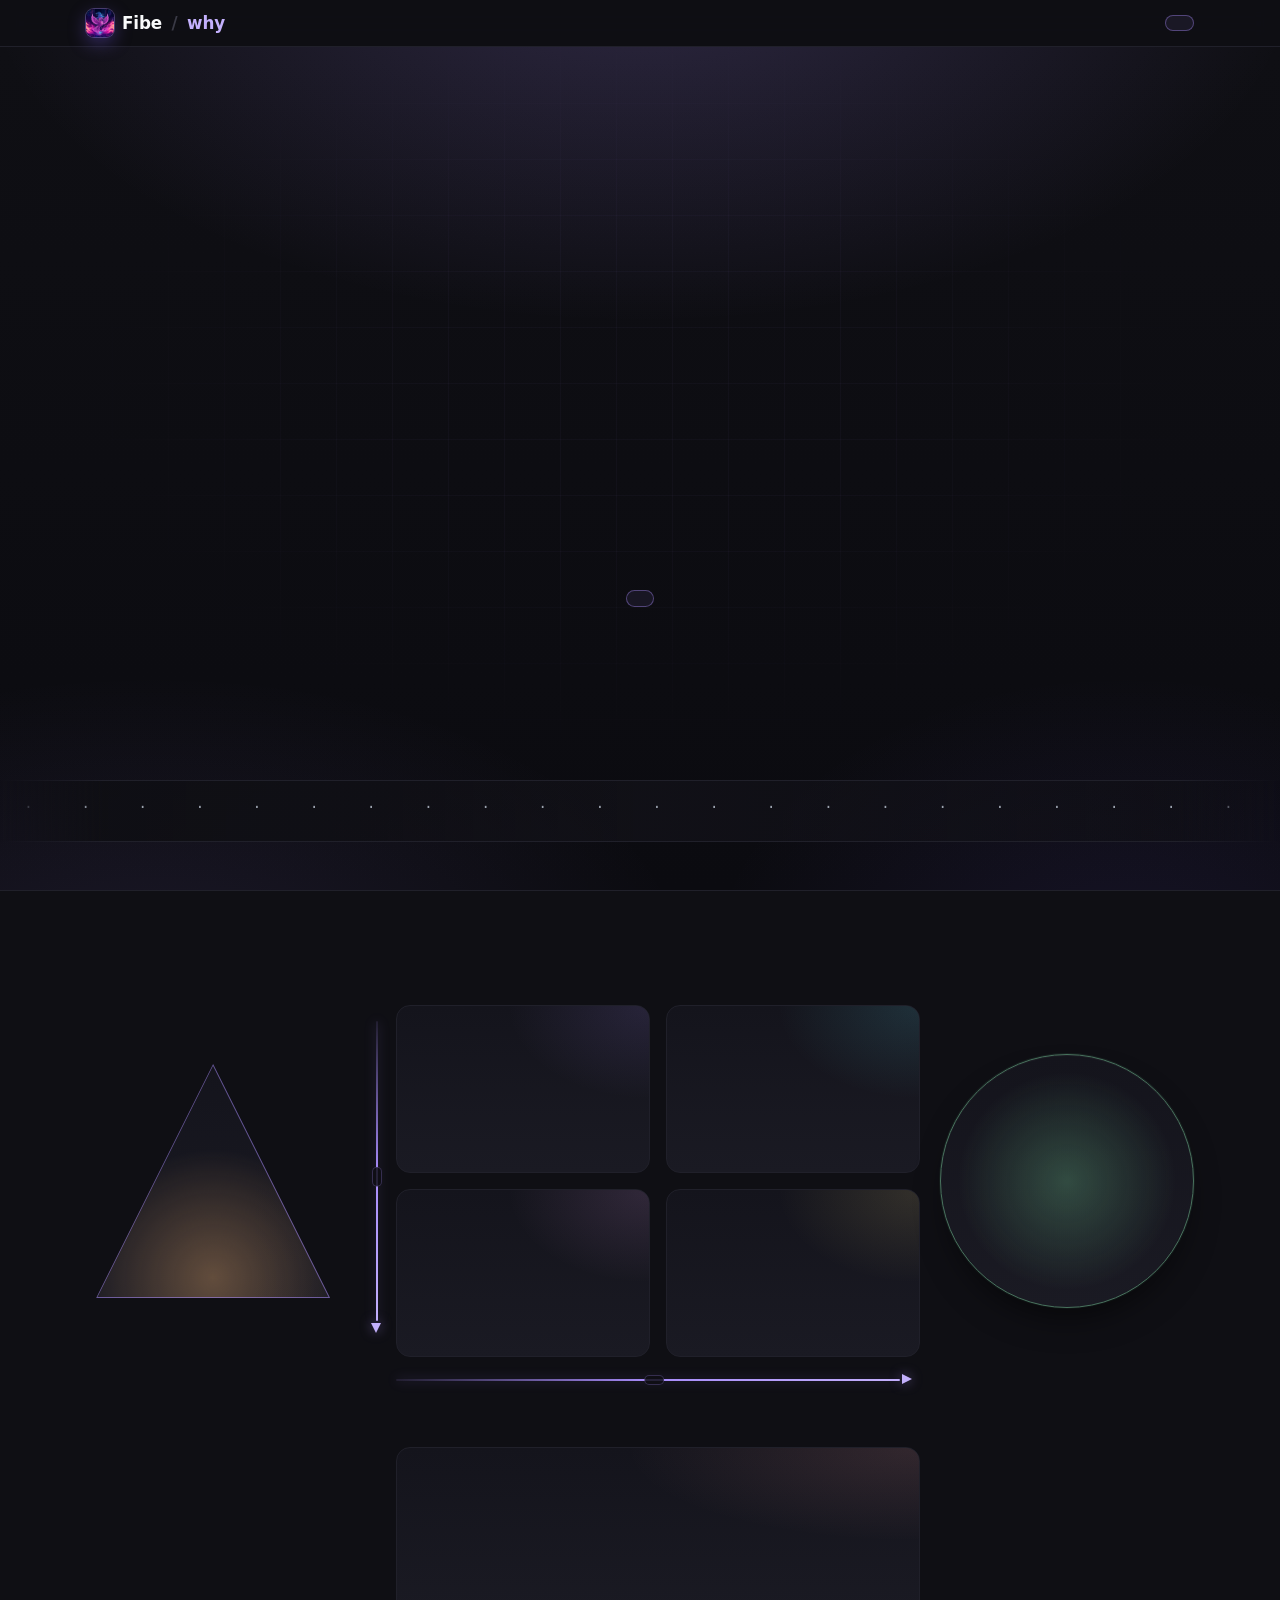
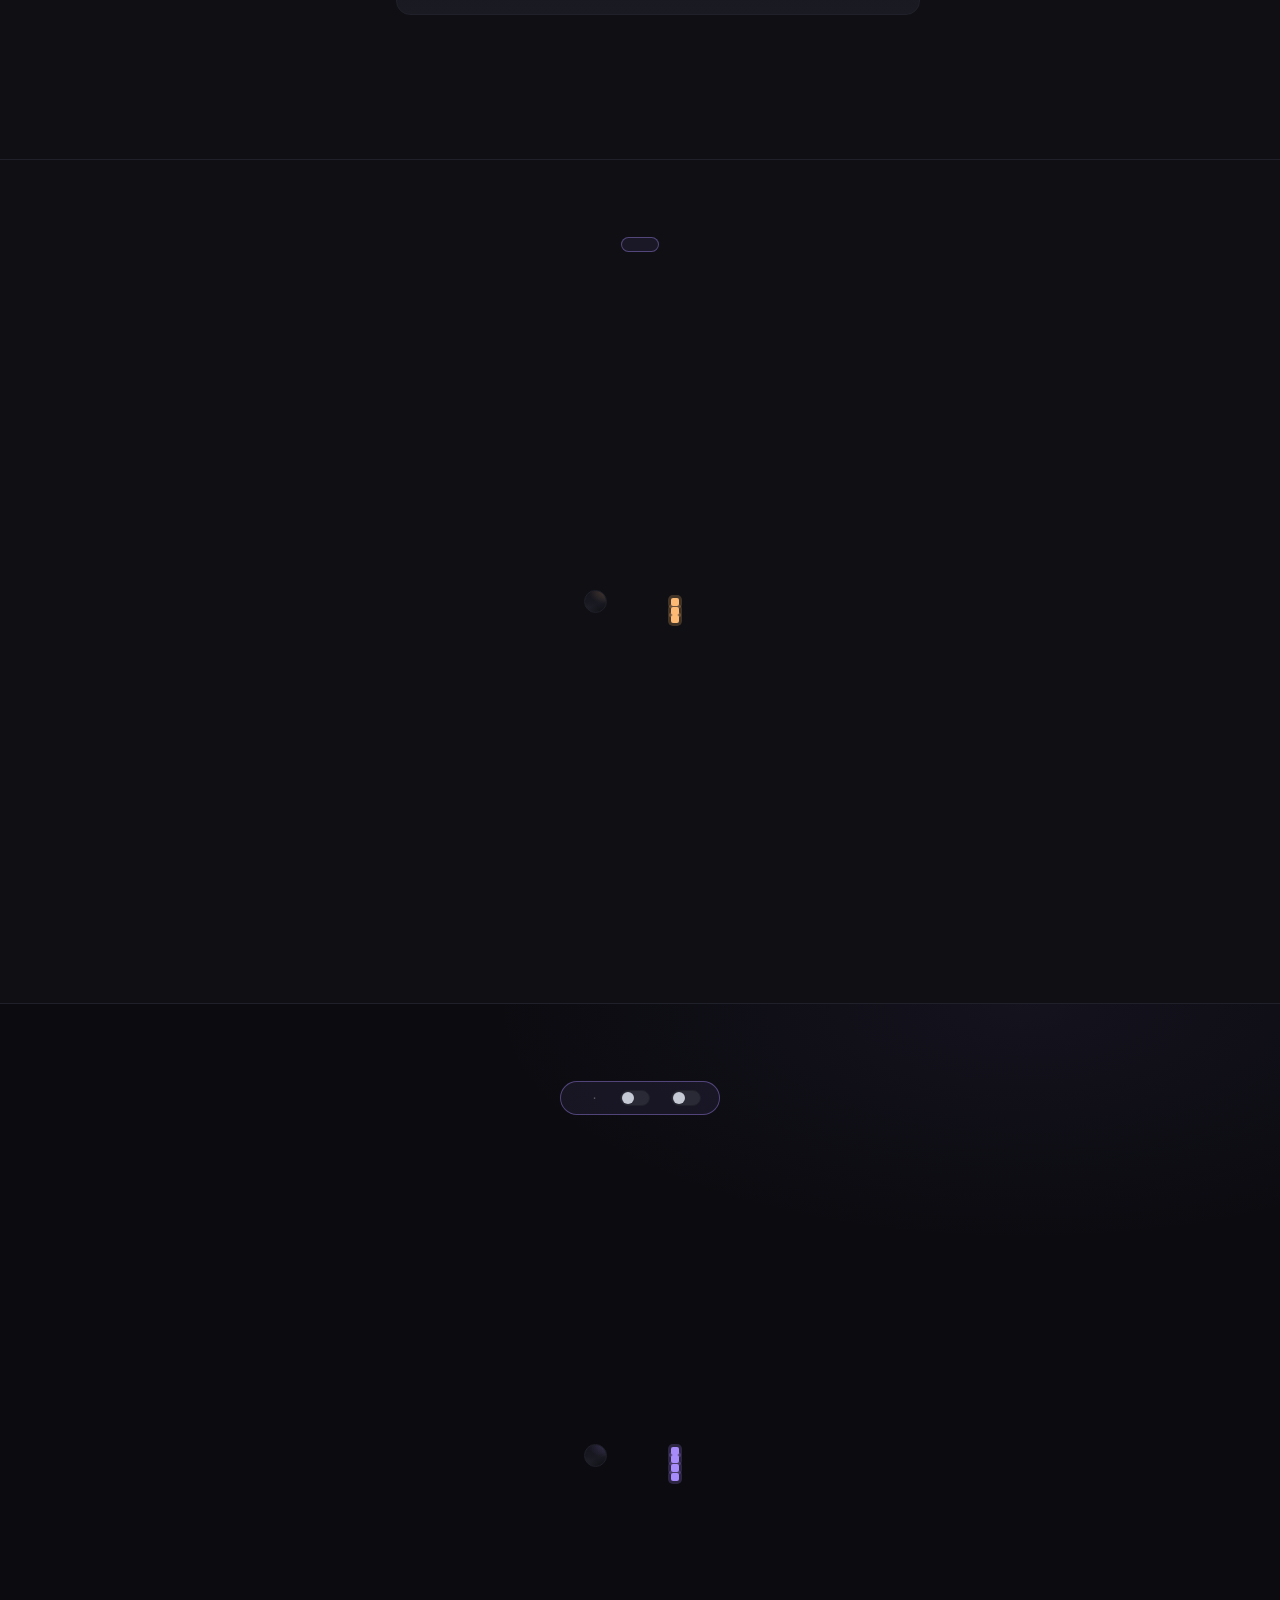
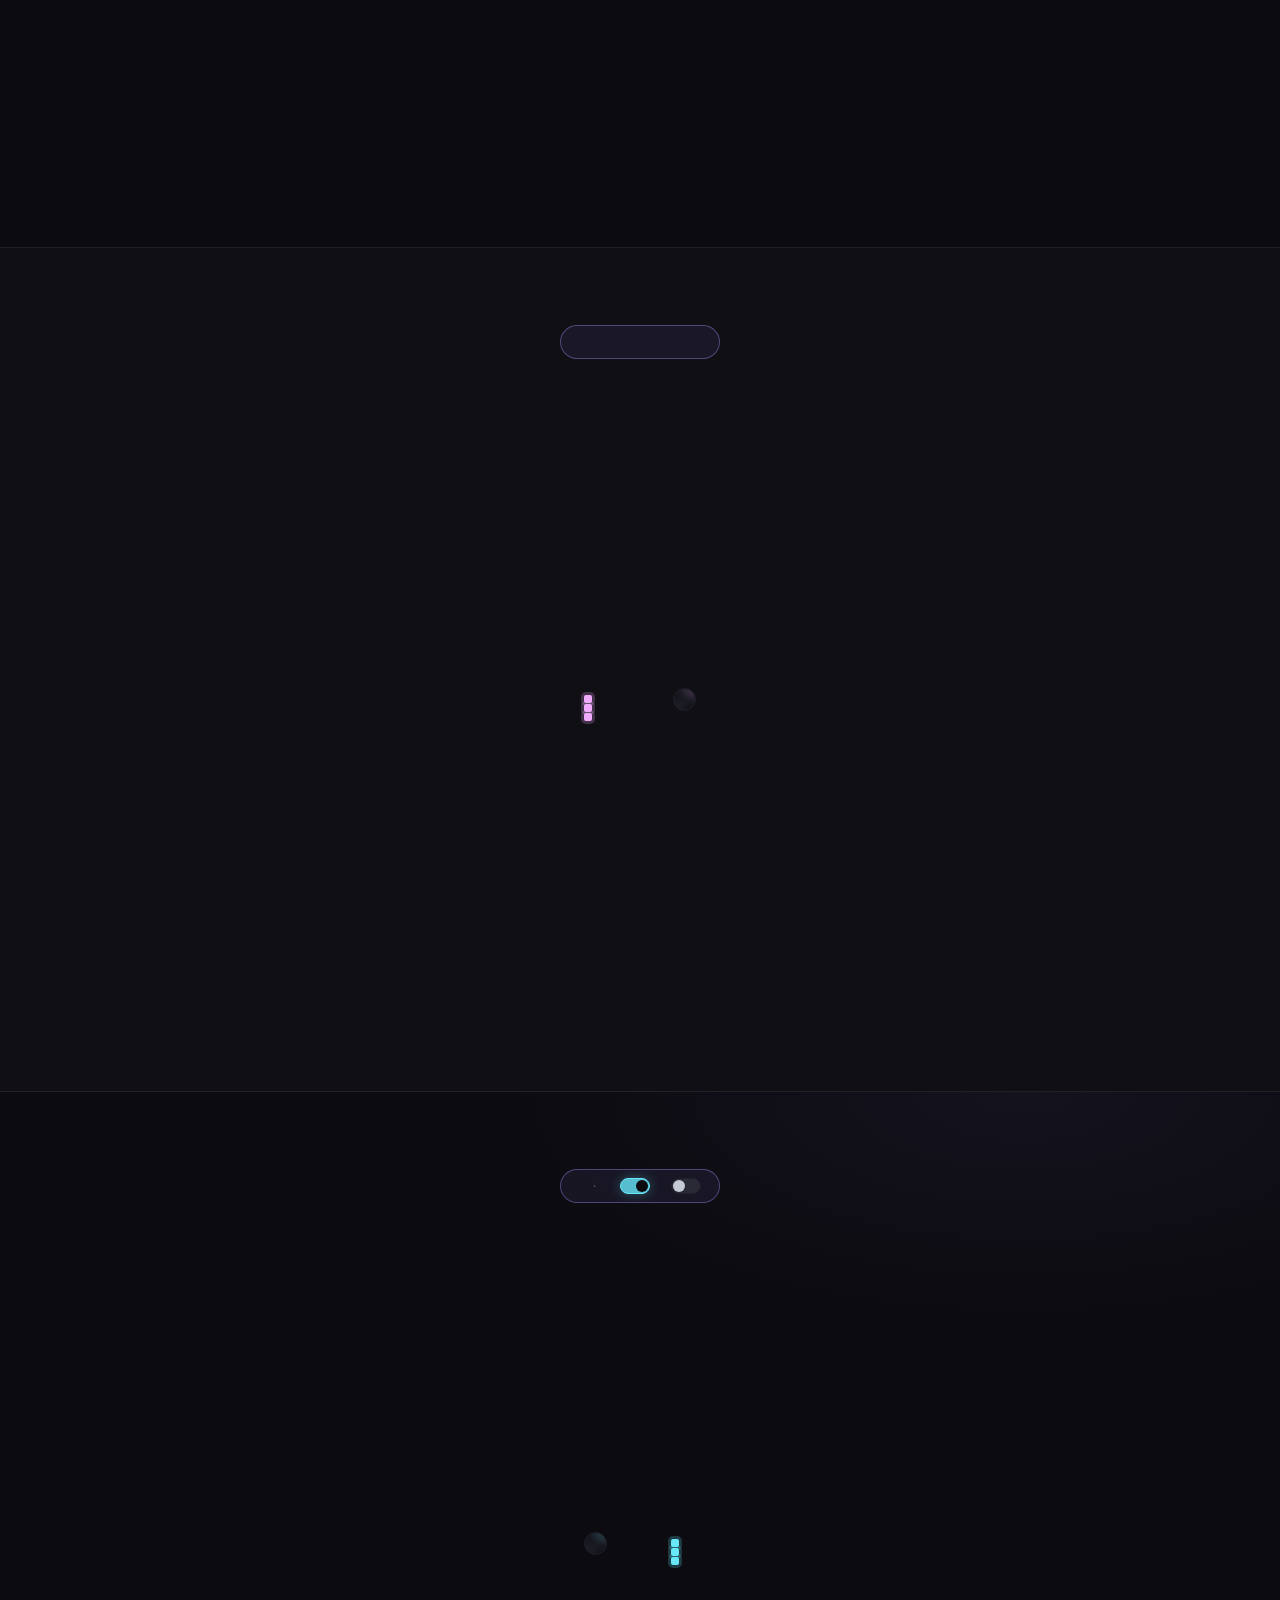
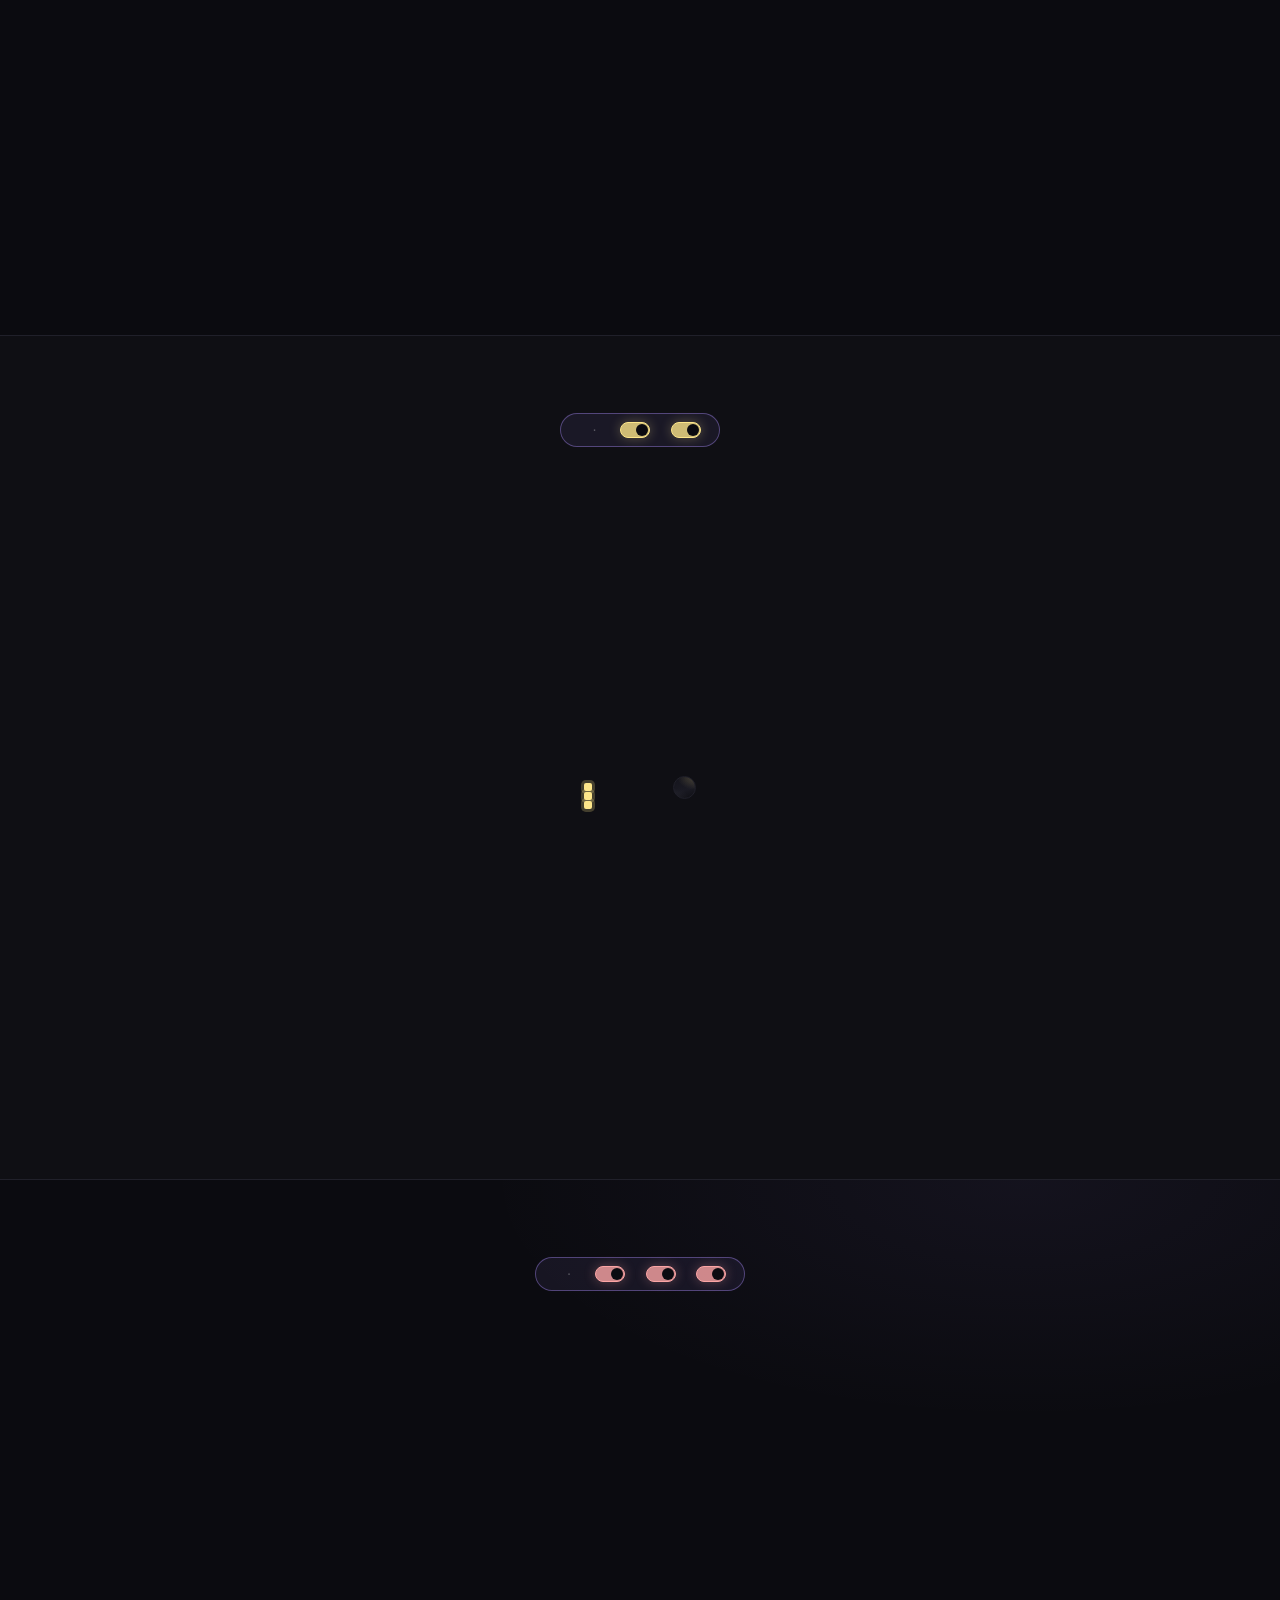
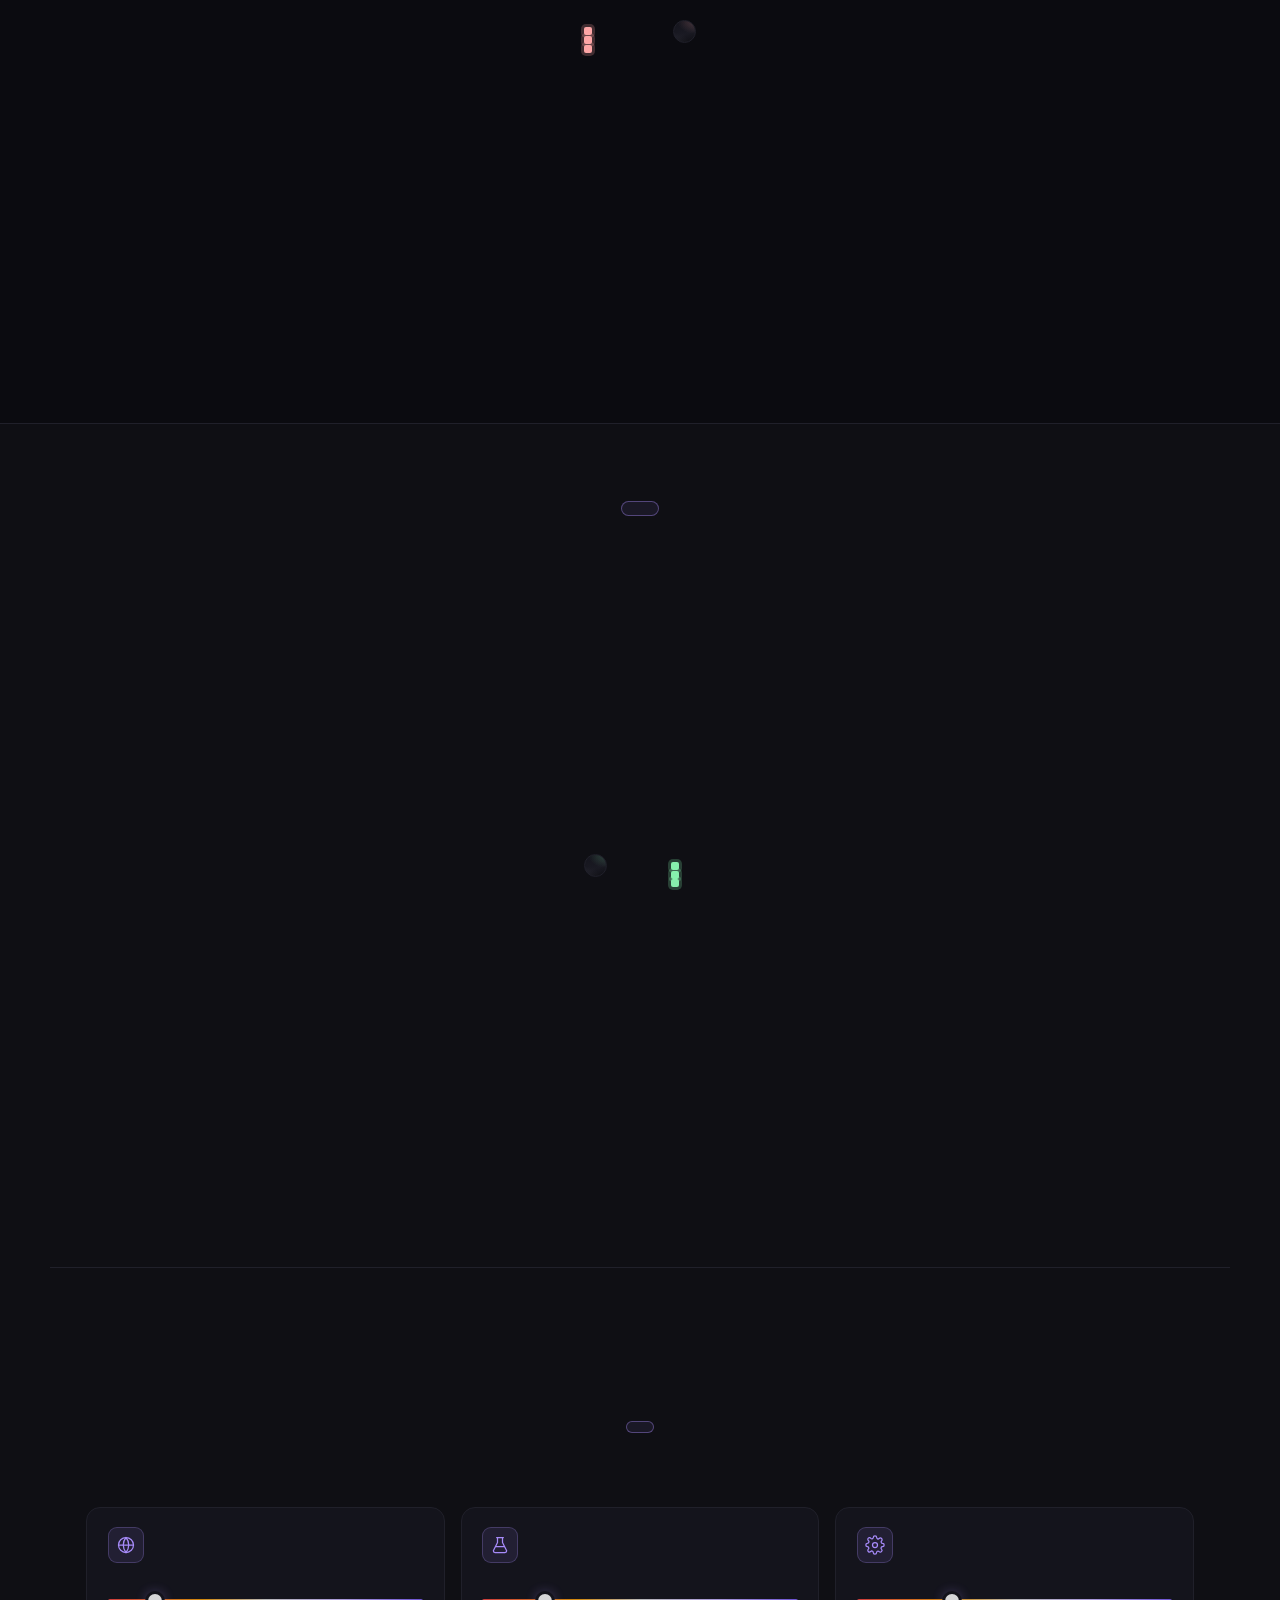
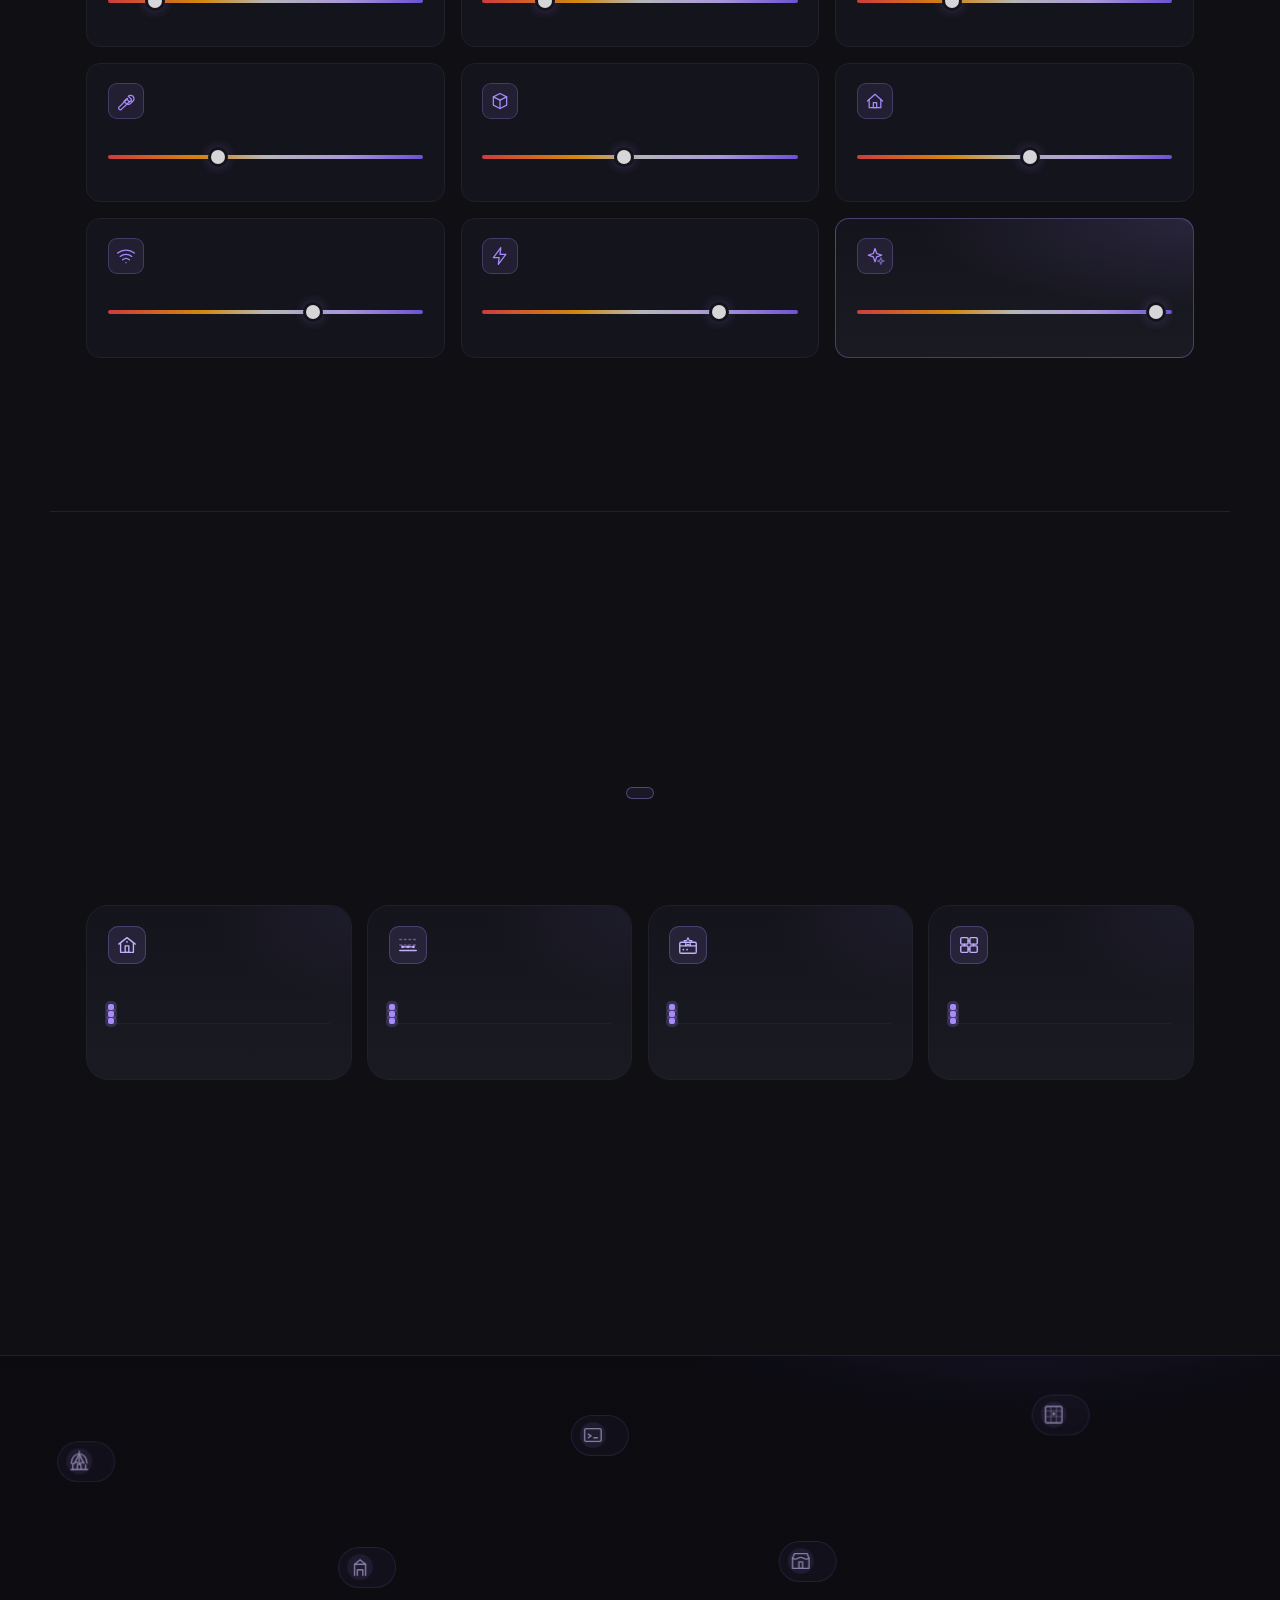
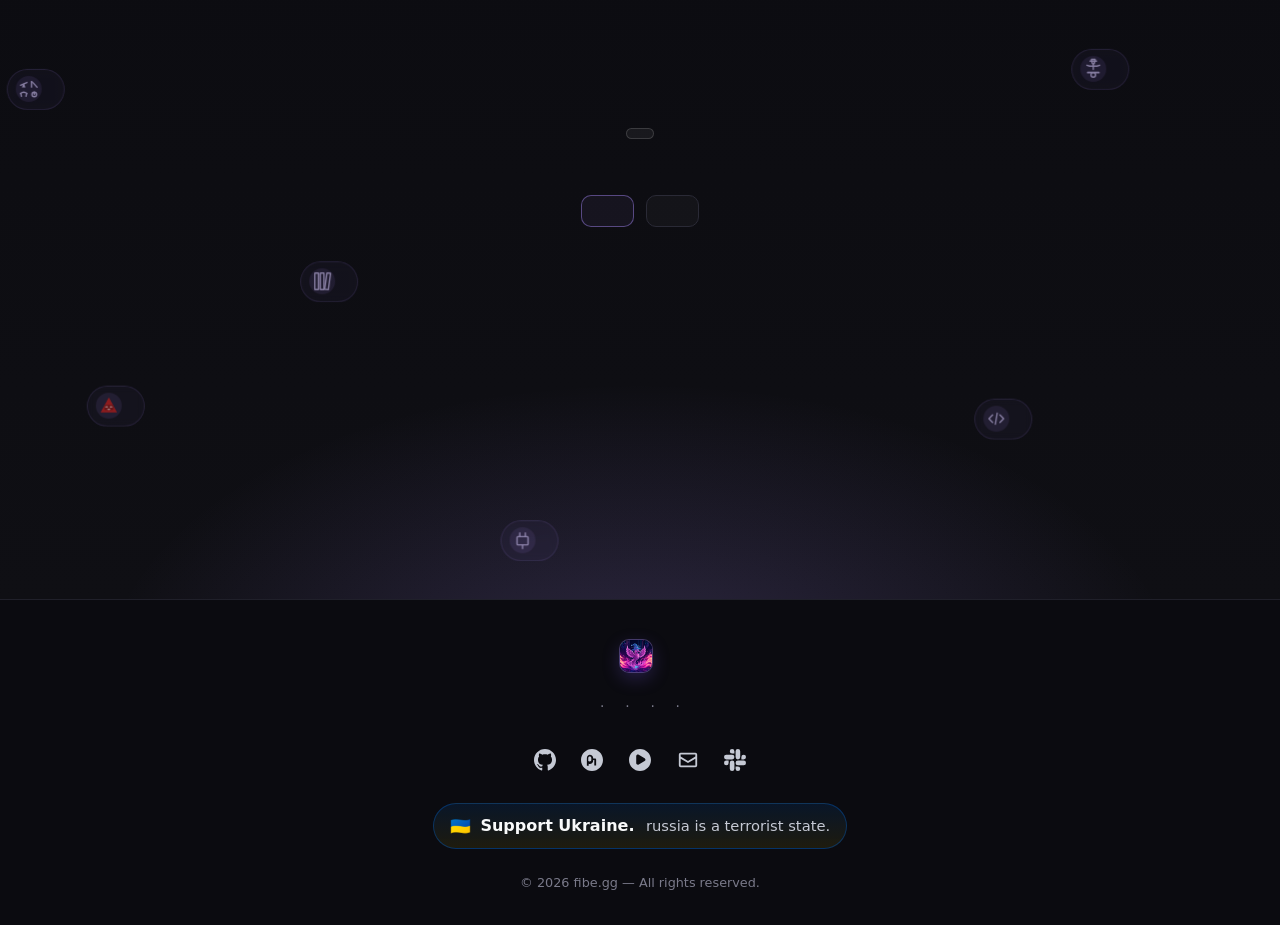
<file: template.html>
<!doctype html>
<html lang="en">
  <head>
    <meta charset="utf-8" >
    <meta name="viewport" content="width=device-width, initial-scale=1, viewport-fit=cover" >
    <meta name="color-scheme" content="dark" >
    <meta name="theme-color" content="#0f0f14" >

    <title data-i18n="meta.title"></title>
    <meta name="description" content="Whether you've never written code, run a research lab, or ship startups in your sleep — Fibe is the missing workshop. Pick your path." data-i18n-attr="content=meta.description">
    <meta name="author" content="Fibe" >
    <meta name="robots" content="index, follow, max-image-preview:large" >
    <meta name="keywords" content="Fibe, fibe.gg, no-code, low-code, AI agent, Docker environments, founder, CTO, AI research, Genie, Marquee, Playground, dev environment, vibe coding" data-i18n-attr="content=meta.keywords">

    <link rel="canonical" href="https://why.fibe.gg/" >
    <!-- i18n: search engines should see distinct, fully-rendered URLs per language -->
    <link rel="alternate" hreflang="en" href="https://why.fibe.gg/" >
    <link rel="alternate" hreflang="uk" href="https://why.fibe.gg/uk/" >
    <link rel="alternate" hreflang="x-default" href="https://why.fibe.gg/" >
    <link rel="icon" href="/img/favicon.ico" sizes="any" >
    <link rel="icon" type="image/png" href="/img/icon-192.png" sizes="192x192" >
    <link rel="icon" type="image/png" href="/img/icon-512.png" sizes="512x512" >
    <link rel="apple-touch-icon" href="/img/apple-touch-icon.png" >
    <link rel="manifest" href="/site.webmanifest" >

    <meta property="og:site_name" content="Fibe" data-i18n-attr="content=meta.og_site_name">
    <meta property="og:type" content="website" >
    <meta property="og:title" content="Why Fibe — six paths into the same workshop" data-i18n-attr="content=meta.og_title">
    <meta property="og:description" content="No experience. Deep expertise. Researcher. Founder. CTO. Fibe meets each of you where you are." data-i18n-attr="content=meta.og_description">
    <meta property="og:url" content="https://why.fibe.gg/" >
    <meta property="og:image" content="https://why.fibe.gg/img/og-default.png" >
    <meta name="twitter:card" content="summary_large_image" >
    <meta name="twitter:title" content="Why Fibe — six paths into the same workshop" data-i18n-attr="content=meta.twitter_title">
    <meta name="twitter:description" content="No experience. Deep expertise. Researcher. Founder. CTO. Fibe meets each of you where you are." data-i18n-attr="content=meta.twitter_description">
    <meta name="twitter:image" content="https://why.fibe.gg/img/og-default.png" >

    <script type="application/ld+json">
      {
        "@context": "https://schema.org",
        "@type": "WebSite",
        "name": "Why Fibe",
        "url": "https://why.fibe.gg",
        "publisher": { "@type": "Organization", "name": "Fibe", "url": "https://fibe.gg" }
      }
    </script>

    <link rel="preload" href="/assets/style.css" as="style" >
    <link rel="stylesheet" href="/assets/style.css" >
  </head>

  <body>
    <a class="skip-link" href="#main">Skip to content</a>

    <header class="nav" aria-label="Primary">
      <div class="nav__inner">
        <button class="nav__toggle" type="button" aria-label="Open menu" aria-expanded="false" aria-controls="nav-drawer" data-drawer-toggle>
          <span class="nav__toggle-bar" aria-hidden="true"></span>
          <span class="nav__toggle-bar" aria-hidden="true"></span>
          <span class="nav__toggle-bar" aria-hidden="true"></span>
        </button>

        <a class="nav__brand" href="/" aria-label="Fibe">
          <img class="nav__mark" src="/img/fibe-icon.png" alt="" width="28" height="28" aria-hidden="true" >
          <span class="nav__word">Fibe</span>
          <span class="nav__slash" aria-hidden="true">/</span>
          <span class="nav__sub">why</span>
        </a>

        <nav class="nav__paths" aria-label="Jump to a path" data-paths>
          <a href="#reasons" class="nav__path nav__path--reasons" data-path="reasons">
            <span class="nav__path-label" data-i18n="nav.reasons"></span>
          </a>
          <a href="#p-fun" class="nav__path nav__path--fun" data-path="p-fun">
            <span class="nav__path-label" data-i18n="nav.fun"></span>
          </a>
          <a href="#p-problem" class="nav__path nav__path--business" data-path="p-problem">
            <span class="nav__path-label" data-i18n="nav.business"></span>
          </a>
          <a href="#p-product" class="nav__path nav__path--expertise" data-path="p-product">
            <span class="nav__path-label" data-i18n="nav.expertise"></span>
          </a>
          <a href="#p-sharpen" class="nav__path nav__path--automation" data-path="p-sharpen">
            <span class="nav__path-label" data-i18n="nav.automation"></span>
          </a>
          <a href="#p-compete" class="nav__path nav__path--competition" data-path="p-compete">
            <span class="nav__path-label" data-i18n="nav.competition"></span>
          </a>
          <a href="#p-cto" class="nav__path nav__path--ai" data-path="p-cto">
            <span class="nav__path-label" data-i18n="nav.ai_nativeness"></span>
          </a>
          <a href="#p-research" class="nav__path nav__path--research" data-path="p-research">
            <span class="nav__path-label" data-i18n="nav.research"></span>
          </a>
        </nav>

        <a class="nav__lang" hreflang="uk" href="/uk/"
           data-i18n="nav.lang_switch_label"
           data-i18n-attr="hreflang=nav.lang_switch_hreflang;href=nav.lang_switch_href"
           aria-label="Switch language"
        ></a>

        <a class="nav__cta" href="https://fibe.gg/" rel="noopener" data-i18n="nav.try_fibe"></a>
      </div>
    </header>

    <!-- Mobile drawer (hidden on desktop). Lives outside <header> so it isn't
         trapped by the nav's backdrop-filter containing block. -->
    <div class="drawer" id="nav-drawer" hidden data-drawer>
      <div class="drawer__backdrop" data-drawer-close></div>
      <aside class="drawer__panel" role="dialog" aria-modal="true" aria-label="Site menu">
        <div class="drawer__head">
          <a class="nav__brand" href="/" aria-label="Fibe">
            <img class="nav__mark" src="/img/fibe-icon.png" alt="" width="28" height="28" aria-hidden="true" >
            <span class="nav__word">Fibe</span>
            <span class="nav__slash" aria-hidden="true">/</span>
              <span class="nav__sub">why</span>
            </a>
            <button class="drawer__close" type="button" aria-label="Close menu" data-drawer-close>×</button>
          </div>
          <nav class="drawer__list" aria-label="Jump to a path">
            <a href="#reasons" class="drawer__item" data-drawer-link>
              <span class="drawer__item-label" data-i18n="drawer.reasons"></span>
            </a>
            <a href="#p-fun" class="drawer__item drawer__item--fun" data-drawer-link>
              <span class="drawer__item-label" data-i18n="drawer.fun"></span>
            </a>
            <a href="#p-problem" class="drawer__item drawer__item--business" data-drawer-link>
              <span class="drawer__item-label" data-i18n="drawer.business"></span>
            </a>
            <a href="#p-product" class="drawer__item drawer__item--expertise" data-drawer-link>
              <span class="drawer__item-label" data-i18n="drawer.expertise"></span>
            </a>
            <a href="#p-sharpen" class="drawer__item drawer__item--automation" data-drawer-link>
              <span class="drawer__item-label" data-i18n="drawer.automation"></span>
            </a>
            <a href="#p-compete" class="drawer__item drawer__item--competition" data-drawer-link>
              <span class="drawer__item-label" data-i18n="drawer.competition"></span>
            </a>
            <a href="#p-cto" class="drawer__item drawer__item--ai" data-drawer-link>
              <span class="drawer__item-label" data-i18n="drawer.ai_nativeness"></span>
            </a>
            <a href="#p-research" class="drawer__item drawer__item--research" data-drawer-link>
              <span class="drawer__item-label" data-i18n="drawer.research"></span>
            </a>
          </nav>
          <div class="drawer__foot">
            <a class="drawer__lang" hreflang="uk" href="/uk/"
               data-i18n="drawer.lang_switch_label"
               data-i18n-attr="hreflang=drawer.lang_switch_hreflang;href=drawer.lang_switch_href"
            ></a>
            <a class="btn btn--primary drawer__cta" href="https://fibe.gg/" rel="noopener" data-i18n="drawer.try_fibe"></a>
            <nav class="drawer__family" aria-label="Family">
              <a href="https://fibe.gg/" rel="noopener">fibe.gg</a>
              <a href="https://when.fibe.gg/" rel="noopener">when</a>
              <a href="https://where.fibe.gg/" rel="noopener">where</a>
              <a href="https://whats.fibe.gg/" rel="noopener">whats</a>
            </nav>
          </div>
      </aside>
    </div>

    <main id="main">
      <!-- HERO -->
      <section class="hero" aria-labelledby="hero-title">
        <div class="hero__glow" aria-hidden="true"></div>
        <div class="hero__inner">
          <h1 id="hero-title" class="hero__title" data-i18n="hero.title"></h1>

          <figure class="hero__graph" data-graph>
            <span class="hero__graph-tip" data-graph-tip aria-hidden="true"></span>
            <!-- SVG body is generated at build time from i18n.json
                 (hero.graph.{start_label,end_label,way_label,steps}). Edit
                 the steps array in assets/i18n.json to change the waypoints. -->
            <svg viewBox="0 0 720 220" xmlns="http://www.w3.org/2000/svg" preserveAspectRatio="xMidYMid meet" role="img" data-hero-graph></svg>
          </figure>

          <p class="hero__lede" data-i18n="hero.lede"></p>
          <div class="hero__ctas">
            <a href="#reasons">
              <p class="eyebrow eyebrow--hero" data-i18n="hero.eyebrow"></p>
            </a>
          </div>
        </div>

        <!-- Marquee strip — homage to Fibe's Marquee concept -->
        <div class="marquee" aria-hidden="true">
          <div class="marquee__track">
            <span data-i18n="hero.marquee.landing_pages"></span><span>·</span>
            <span data-i18n="hero.marquee.crms"></span><span>·</span>
            <span data-i18n="hero.marquee.internal_tools"></span><span>·</span>
            <span data-i18n="hero.marquee.mvps"></span><span>·</span>
            <span data-i18n="hero.marquee.staging_environments"></span><span>·</span>
            <span data-i18n="hero.marquee.data_pipelines"></span><span>·</span>
            <span data-i18n="hero.marquee.qa_sandboxes"></span><span>·</span>
            <span data-i18n="hero.marquee.agent_experiments"></span><span>·</span>
            <span data-i18n="hero.marquee.founder_demos"></span><span>·</span>
            <span data-i18n="hero.marquee.side_projects"></span><span>·</span>
            <span data-i18n="hero.marquee.portfolio_sites"></span><span>·</span>
            <span data-i18n="hero.marquee.research_notebooks"></span><span>·</span>
            <span data-i18n="hero.marquee.pr_previews"></span><span>·</span>
            <span data-i18n="hero.marquee.weekend_hacks"></span><span>·</span>
            <!-- duplicated for seamless loop -->
            <span data-i18n="hero.marquee.landing_pages"></span><span>·</span>
            <span data-i18n="hero.marquee.crms"></span><span>·</span>
            <span data-i18n="hero.marquee.internal_tools"></span><span>·</span>
            <span data-i18n="hero.marquee.mvps"></span><span>·</span>
            <span data-i18n="hero.marquee.staging_environments"></span><span>·</span>
            <span data-i18n="hero.marquee.data_pipelines"></span><span>·</span>
            <span data-i18n="hero.marquee.qa_sandboxes"></span><span>·</span>
            <span data-i18n="hero.marquee.agent_experiments"></span><span>·</span>
            <span data-i18n="hero.marquee.founder_demos"></span><span>·</span>
            <span data-i18n="hero.marquee.side_projects"></span><span>·</span>
            <span data-i18n="hero.marquee.portfolio_sites"></span><span>·</span>
            <span data-i18n="hero.marquee.research_notebooks"></span><span>·</span>
            <span data-i18n="hero.marquee.pr_previews"></span><span>·</span>
            <span data-i18n="hero.marquee.weekend_hacks"></span><span>·</span>
          </div>
        </div>
      </section>

      <section id="reasons" class="matrix-section" aria-labelledby="reasons-title">
        <header class="section-head">

          <h2 id="reasons-title" data-i18n="matrix.title"></h2>
          <p class="section-sub" data-i18n="matrix.sub"></p>
        </header>

        <div class="matrix">
          <!-- LEFT FLANK: triangle-shaped tile for "For fun" -->
          <a href="#p-fun" class="tile tile--fun matrix__flank matrix__flank--left" role="listitem">
            <span class="tile__shape tile__shape--triangle" aria-hidden="true"></span>
            <span class="tile__content">
              <span class="tile__tag" data-i18n="matrix.tile.fun.tag"></span>
              <span class="tile__title" data-i18n="matrix.tile.fun.title"></span>
              <span class="tile__sub" data-i18n="matrix.tile.fun.sub"></span>
            </span>
          </a>

          <div class="matrix__grid" role="list">
            <div class="matrix__axes" aria-hidden="true">
              <div class="matrix__axis matrix__axis--y">
                <span class="matrix__axis-label" data-i18n="matrix.axis_domain"></span>
                <span class="matrix__axis-arrow">↓</span>
              </div>
              <div class="matrix__axis matrix__axis--x">
                <span class="matrix__axis-label" data-i18n="matrix.axis_dev"></span>
                <span class="matrix__axis-arrow">→</span>
              </div>
            </div>
            <!-- (no domain, no software) -->
            <a href="#p-problem" class="tile tile--problem" role="listitem">
              <span class="tile__tag" data-i18n="matrix.tile.problem.tag"></span>
              <span class="tile__title" data-i18n="matrix.tile.problem.title"></span>
              <span class="tile__sub" data-i18n="matrix.tile.problem.sub"></span>
            </a>

            <!-- (no domain, software) -->
            <a href="#p-sharpen" class="tile tile--sharpen" role="listitem">
              <span class="tile__tag" data-i18n="matrix.tile.sharpen.tag"></span>
              <span class="tile__title" data-i18n="matrix.tile.sharpen.title"></span>
              <span class="tile__sub" data-i18n="matrix.tile.sharpen.sub"></span>
            </a>

            <!-- (domain, no software) -->
            <a href="#p-product" class="tile tile--product" role="listitem">
              <span class="tile__tag" data-i18n="matrix.tile.product.tag"></span>
              <span class="tile__title" data-i18n="matrix.tile.product.title"></span>
              <span class="tile__sub" data-i18n="matrix.tile.product.sub"></span>
            </a>

            <!-- (domain, software) -->
            <a href="#p-compete" class="tile tile--compete" role="listitem">
              <span class="tile__tag" data-i18n="matrix.tile.compete.tag"></span>
              <span class="tile__title" data-i18n="matrix.tile.compete.title"></span>
              <span class="tile__sub" data-i18n="matrix.tile.compete.sub"></span>
            </a>
          </div>

          <!-- CTO/orchestrator tile — OUTSIDE the axis frame, sitting below the
               2×2 in the middle column. The axis arrows now only enclose the
               2×2 grid. -->
          <a href="#p-cto" class="tile tile--cto matrix__cto" role="listitem">
            <span class="tile__tag" data-i18n="matrix.tile.cto.tag"></span>
            <span class="tile__title" data-i18n="matrix.tile.cto.title"></span>
            <span class="tile__sub" data-i18n="matrix.tile.cto.sub"></span>
          </a>

          <!-- RIGHT FLANK: oval-shaped tile for "Researcher" -->
          <a href="#p-research" class="tile tile--research matrix__flank matrix__flank--right" role="listitem">
            <span class="tile__shape tile__shape--oval" aria-hidden="true"></span>
            <span class="tile__content">
              <span class="tile__tag" data-i18n="matrix.tile.research.tag"></span>
              <span class="tile__title" data-i18n="matrix.tile.research.title"></span>
              <span class="tile__sub" data-i18n="matrix.tile.research.sub"></span>
            </span>
          </a>
        </div>
      </section>

      <!-- PERSONA 1: FOR FUN -->
      <section id="p-fun" class="persona persona--07" aria-labelledby="p-fun-title">
        <header class="persona__head persona__head--no-switches">
          <p class="eyebrow eyebrow--persona" data-i18n="persona.fun.eyebrow"></p>
        </header>
        <div class="persona__inner">
          <aside class="persona__visual" aria-hidden="true">
            <div class="persona__chip">
              <span class="persona__chip-tag" data-i18n="persona.fun.chip_tag"></span>
            </div>
            <div class="persona__art persona__art--fun" data-art>
              <svg viewBox="0 0 200 200" width="100%" height="100%" fill="none" stroke="currentColor" stroke-width="1.4" stroke-linecap="round" stroke-linejoin="round">
                <!-- Whimsical: kite + party hat + sparkles -->
                <polygon points="100 28, 138 90, 100 152, 62 90" ></polygon>
                <line x1="100" y1="28" x2="100" y2="152" ></line>
                <line x1="62" y1="90" x2="138" y2="90" ></line>
                <path d="M100 152 q-6 12 -14 18" ></path>
                <path d="M86 170 l-3 4 l 6 -1 l -3 8 l 6 -2" stroke-width="1" ></path>
                <circle cx="46" cy="46" r="2" fill="currentColor" stroke="none" ></circle>
                <circle cx="160" cy="60" r="2" fill="currentColor" stroke="none" ></circle>
                <circle cx="48" cy="148" r="2" fill="currentColor" stroke="none" ></circle>
                <circle cx="156" cy="150" r="2" fill="currentColor" stroke="none" ></circle>
                <g stroke-width="1">
                  <path d="M40 40 l4 4 m0 -4 l-4 4" ></path>
                  <path d="M168 36 l4 4 m0 -4 l-4 4" ></path>
                  <path d="M40 168 l4 4 m0 -4 l-4 4" ></path>
                  <path d="M166 164 l4 4 m0 -4 l-4 4" ></path>
                </g>
              </svg>
            </div>
          </aside>
          <div class="persona__body">
            <h2 id="p-fun-title" class="persona__title" data-i18n="persona.fun.title"></h2>
            <p class="persona__lede" data-i18n="persona.fun.lede_0"></p>
            <p class="persona__lede" data-i18n="persona.fun.lede_1"></p>
            <ul class="persona__list">
              <li data-i18n="persona.fun.list_0"></li>
              <li data-i18n="persona.fun.list_1"></li>
              <li data-i18n="persona.fun.list_2"></li>
            </ul>
          </div>
        </div>

        <div id="p-fun-action" class="persona__action">
          <header class="persona__action-head">
            <p class="persona__action-tag" data-i18n="persona.fun.action_tag"></p>
            <h3 class="persona__action-title" data-i18n="persona.fun.action_title"></h3>
            <p class="persona__action-sub" data-i18n="persona.fun.action_sub"></p>
          </header>
          <div class="slider-shell">
            <button class="slider__btn slider__btn--prev" type="button" aria-label="Previous walkthroughs" data-slider-prev>‹</button>
            <div class="slider" role="region" aria-label="For-fun walkthroughs" tabindex="0" data-slider>
              <article class="slide">
                <button class="slide__action" type="button" data-rumble-slug="fun/discord-bot" data-embed-src="">
                  <span class="slide__poster" aria-hidden="true">
                    <span class="slide__play">▶</span>
                    <span class="slide__duration">3:18</span>
                  </span>
                  <span class="slide__body">
                    <h4 class="slide__title" data-i18n="persona.fun.slide_0.title"></h4>
                    <p class="slide__sub" data-i18n="persona.fun.slide_0.sub"></p>
                    <span class="slide__cta" data-i18n="persona.fun.slide_0.cta"></span>
                  </span>
                </button>
              </article>
              <article class="slide">
                <button class="slide__action" type="button" data-rumble-slug="fun/learn-new-framework" data-embed-src="">
                  <span class="slide__poster" aria-hidden="true">
                    <span class="slide__play">▶</span>
                    <span class="slide__duration">4:42</span>
                  </span>
                  <span class="slide__body">
                    <h4 class="slide__title" data-i18n="persona.fun.slide_1.title"></h4>
                    <p class="slide__sub" data-i18n="persona.fun.slide_1.sub"></p>
                    <span class="slide__cta" data-i18n="persona.fun.slide_1.cta"></span>
                  </span>
                </button>
              </article>
              <article class="slide">
                <button class="slide__action" type="button" data-rumble-slug="fun/gift-page" data-embed-src="">
                  <span class="slide__poster" aria-hidden="true">
                    <span class="slide__play">▶</span>
                    <span class="slide__duration">2:35</span>
                  </span>
                  <span class="slide__body">
                    <h4 class="slide__title" data-i18n="persona.fun.slide_2.title"></h4>
                    <p class="slide__sub" data-i18n="persona.fun.slide_2.sub"></p>
                    <span class="slide__cta" data-i18n="persona.fun.slide_2.cta"></span>
                  </span>
                </button>
              </article>
              <article class="slide">
                <button class="slide__action" type="button" data-rumble-slug="fun/burn-down" data-embed-src="">
                  <span class="slide__poster" aria-hidden="true">
                    <span class="slide__play">▶</span>
                    <span class="slide__duration">2:10</span>
                  </span>
                  <span class="slide__body">
                    <h4 class="slide__title" data-i18n="persona.fun.slide_3.title"></h4>
                    <p class="slide__sub" data-i18n="persona.fun.slide_3.sub"></p>
                    <span class="slide__cta" data-i18n="persona.fun.slide_3.cta"></span>
                  </span>
                </button>
              </article>
            </div>
            <button class="slider__btn slider__btn--next" type="button" aria-label="More walkthroughs" data-slider-next>›</button>
          </div>
        </div>
      </section>

      <!-- PERSONA 2: SOLVE A PROBLEM -->
      <section id="p-problem" class="persona persona--01" aria-labelledby="p-problem-title">
        <header class="persona__head">
          <p class="eyebrow eyebrow--persona" data-i18n="persona.problem.eyebrow"></p>
          <div class="persona__switches" role="group" aria-label="Axis position">
            <span class="switch" data-on="false">
              <span class="switch__label" data-i18n="persona.problem.switch_dev"></span>
              <span class="switch__track" aria-hidden="true"><span class="switch__knob"></span></span>
              <span class="switch__state" data-i18n="persona.problem.switch_state_0"></span>
            </span>
            <span class="switch" data-on="false">
              <span class="switch__label" data-i18n="persona.problem.switch_domain"></span>
              <span class="switch__track" aria-hidden="true"><span class="switch__knob"></span></span>
              <span class="switch__state" data-i18n="persona.problem.switch_state_1"></span>
            </span>
          </div>
        </header>
        <div class="persona__inner">
          <aside class="persona__visual" aria-hidden="true">
            <div class="persona__chip">
              <span class="persona__chip-tag" data-i18n="persona.problem.chip_tag"></span>
            </div>
            <div class="persona__art persona__art--problem" data-art>
              <svg viewBox="0 0 200 200" width="100%" height="100%" fill="none" stroke="currentColor" stroke-width="1.4" stroke-linecap="round" stroke-linejoin="round">
                <!-- A "form" being assembled -->
                <rect x="30" y="40" width="140" height="120" rx="10" ></rect>
                <line x1="30" y1="60" x2="170" y2="60" ></line>
                <circle cx="40" cy="50" r="2" fill="currentColor" stroke="none" ></circle>
                <circle cx="48" cy="50" r="2" fill="currentColor" stroke="none" ></circle>
                <circle cx="56" cy="50" r="2" fill="currentColor" stroke="none" ></circle>
                <rect x="44" y="74" width="112" height="14" rx="4" ></rect>
                <rect x="44" y="96" width="78" height="14" rx="4" ></rect>
                <rect x="44" y="118" width="50" height="20" rx="6" fill="currentColor" fill-opacity="0.15" ></rect>
                <path d="M134 132l8 8 18-20" stroke-width="2" ></path>
              </svg>
            </div>
          </aside>
          <div class="persona__body">
            <h2 id="p-problem-title" class="persona__title" data-i18n="persona.problem.title"></h2>
            <p class="persona__lede" data-i18n="persona.problem.lede_0"></p>
            <p class="persona__lede" data-i18n="persona.problem.lede_1"></p>
            <ul class="persona__list">
              <li data-i18n="persona.problem.list_0"></li>
              <li data-i18n="persona.problem.list_1"></li>
              <li data-i18n="persona.problem.list_2"></li>
              <li data-i18n="persona.problem.list_3"></li>
            </ul>
          </div>
        </div>

        <div id="p-problem-action" class="persona__action">
          <header class="persona__action-head">
            <p class="persona__action-tag" data-i18n="persona.problem.action_tag"></p>
            <h3 class="persona__action-title" data-i18n="persona.problem.action_title"></h3>
            <p class="persona__action-sub" data-i18n="persona.problem.action_sub"></p>
          </header>
          <div class="slider-shell">
            <button class="slider__btn slider__btn--prev" type="button" aria-label="Previous walkthroughs" data-slider-prev>‹</button>
            <div class="slider" role="region" aria-label="Solve-a-problem walkthroughs" tabindex="0" data-slider>
              <article class="slide">
                <button class="slide__action" type="button" data-rumble-slug="problem/landing" data-embed-src="">
                  <span class="slide__poster" aria-hidden="true">
                    <span class="slide__play">▶</span>
                    <span class="slide__duration">4:12</span>
                  </span>
                  <span class="slide__body">
                    <h4 class="slide__title" data-i18n="persona.problem.slide_0.title"></h4>
                    <p class="slide__sub" data-i18n="persona.problem.slide_0.sub"></p>
                    <span class="slide__cta" data-i18n="persona.problem.slide_0.cta"></span>
                  </span>
                </button>
              </article>
              <article class="slide">
                <button class="slide__action" type="button" data-rumble-slug="problem/crm" data-embed-src="">
                  <span class="slide__poster" aria-hidden="true">
                    <span class="slide__play">▶</span>
                    <span class="slide__duration">5:38</span>
                  </span>
                  <span class="slide__body">
                    <h4 class="slide__title" data-i18n="persona.problem.slide_1.title"></h4>
                    <p class="slide__sub" data-i18n="persona.problem.slide_1.sub"></p>
                    <span class="slide__cta" data-i18n="persona.problem.slide_1.cta"></span>
                  </span>
                </button>
              </article>
              <article class="slide">
                <button class="slide__action" type="button" data-rumble-slug="problem/internal-tool" data-embed-src="">
                  <span class="slide__poster" aria-hidden="true">
                    <span class="slide__play">▶</span>
                    <span class="slide__duration">6:01</span>
                  </span>
                  <span class="slide__body">
                    <h4 class="slide__title" data-i18n="persona.problem.slide_2.title"></h4>
                    <p class="slide__sub" data-i18n="persona.problem.slide_2.sub"></p>
                    <span class="slide__cta" data-i18n="persona.problem.slide_2.cta"></span>
                  </span>
                </button>
              </article>
              <article class="slide">
                <button class="slide__action" type="button" data-rumble-slug="problem/portfolio" data-embed-src="">
                  <span class="slide__poster" aria-hidden="true">
                    <span class="slide__play">▶</span>
                    <span class="slide__duration">3:24</span>
                  </span>
                  <span class="slide__body">
                    <h4 class="slide__title" data-i18n="persona.problem.slide_3.title"></h4>
                    <p class="slide__sub" data-i18n="persona.problem.slide_3.sub"></p>
                    <span class="slide__cta" data-i18n="persona.problem.slide_3.cta"></span>
                  </span>
                </button>
              </article>
            </div>
            <button class="slider__btn slider__btn--next" type="button" aria-label="More walkthroughs" data-slider-next>›</button>
          </div>
        </div>
      </section>

      <!-- PERSONA 3: FUNNEL THE EXPERTISE -->
      <section id="p-product" class="persona persona--02" aria-labelledby="p-product-title">
        <header class="persona__head">
          <p class="eyebrow eyebrow--persona" data-i18n="persona.product.eyebrow"></p>
          <div class="persona__switches" role="group" aria-label="Axis position">
            <span class="switch" data-on="false">
              <span class="switch__label" data-i18n="persona.product.switch_dev"></span>
              <span class="switch__track" aria-hidden="true"><span class="switch__knob"></span></span>
              <span class="switch__state" data-i18n="persona.product.switch_state_0"></span>
            </span>
            <span class="switch" data-on="true">
              <span class="switch__label" data-i18n="persona.product.switch_domain"></span>
              <span class="switch__track" aria-hidden="true"><span class="switch__knob"></span></span>
              <span class="switch__state" data-i18n="persona.product.switch_state_1"></span>
            </span>
          </div>
        </header>
        <div class="persona__inner persona__inner--flip">
          <aside class="persona__visual" aria-hidden="true">
            <div class="persona__chip">
              <span class="persona__chip-tag" data-i18n="persona.product.chip_tag"></span>
            </div>
            <div class="persona__art persona__art--product" data-art>
              <svg viewBox="0 0 200 200" width="100%" height="100%" fill="none" stroke="currentColor" stroke-width="1.4" stroke-linecap="round" stroke-linejoin="round">
                <!-- Domain (briefcase) + AI builder (gear) merging -->
                <rect x="22" y="70" width="70" height="60" rx="6" ></rect>
                <path d="M45 70v-8h24v8" ></path>
                <line x1="22" y1="92" x2="92" y2="92" opacity="0.4" ></line>
                <circle cx="135" cy="100" r="32" ></circle>
                <circle cx="135" cy="100" r="6" fill="currentColor" stroke="none" ></circle>
                <g stroke-width="1.2">
                  <line x1="135" y1="60" x2="135" y2="72" ></line>
                  <line x1="135" y1="128" x2="135" y2="140" ></line>
                  <line x1="95" y1="100" x2="107" y2="100" ></line>
                  <line x1="163" y1="100" x2="175" y2="100" ></line>
                  <line x1="107" y1="72" x2="115" y2="80" ></line>
                  <line x1="155" y1="120" x2="163" y2="128" ></line>
                  <line x1="107" y1="128" x2="115" y2="120" ></line>
                  <line x1="155" y1="80" x2="163" y2="72" ></line>
                </g>
                <path d="M88 100c10-4 10-4 20 0" stroke-width="2" ></path>
                <path d="M104 96l4 4-4 4" stroke-width="2" ></path>
              </svg>
            </div>
          </aside>
          <div class="persona__body">
            <h2 id="p-product-title" class="persona__title" data-i18n="persona.product.title"></h2>
            <p class="persona__lede" data-i18n="persona.product.lede_0"></p>
            <p class="persona__lede" data-i18n="persona.product.lede_1"></p>
            <ul class="persona__list">
              <li data-i18n="persona.product.list_0"></li>
              <li data-i18n="persona.product.list_1"></li>
              <li data-i18n="persona.product.list_2"></li>
            </ul>
          </div>
        </div>

        <div id="p-product-action" class="persona__action">
          <header class="persona__action-head">
            <p class="persona__action-tag" data-i18n="persona.product.action_tag"></p>
            <h3 class="persona__action-title" data-i18n="persona.product.action_title"></h3>
            <p class="persona__action-sub" data-i18n="persona.product.action_sub"></p>
          </header>
          <div class="slider-shell">
            <button class="slider__btn slider__btn--prev" type="button" aria-label="Previous walkthroughs" data-slider-prev>‹</button>
            <div class="slider" role="region" aria-label="Build-a-product walkthroughs" tabindex="0" data-slider>
              <article class="slide">
                <button class="slide__action" type="button" data-rumble-slug="product/dental-schedule" data-embed-src="">
                  <span class="slide__poster" aria-hidden="true">
                    <span class="slide__play">▶</span>
                    <span class="slide__duration">8:14</span>
                  </span>
                  <span class="slide__body">
                    <h4 class="slide__title" data-i18n="persona.product.slide_0.title"></h4>
                    <p class="slide__sub" data-i18n="persona.product.slide_0.sub"></p>
                    <span class="slide__cta" data-i18n="persona.product.slide_0.cta"></span>
                  </span>
                </button>
              </article>
              <article class="slide">
                <button class="slide__action" type="button" data-rumble-slug="product/trucker-dispatch" data-embed-src="">
                  <span class="slide__poster" aria-hidden="true">
                    <span class="slide__play">▶</span>
                    <span class="slide__duration">7:02</span>
                  </span>
                  <span class="slide__body">
                    <h4 class="slide__title" data-i18n="persona.product.slide_1.title"></h4>
                    <p class="slide__sub" data-i18n="persona.product.slide_1.sub"></p>
                    <span class="slide__cta" data-i18n="persona.product.slide_1.cta"></span>
                  </span>
                </button>
              </article>
              <article class="slide">
                <button class="slide__action" type="button" data-rumble-slug="product/architect-portal" data-embed-src="">
                  <span class="slide__poster" aria-hidden="true">
                    <span class="slide__play">▶</span>
                    <span class="slide__duration">6:38</span>
                  </span>
                  <span class="slide__body">
                    <h4 class="slide__title" data-i18n="persona.product.slide_2.title"></h4>
                    <p class="slide__sub" data-i18n="persona.product.slide_2.sub"></p>
                    <span class="slide__cta" data-i18n="persona.product.slide_2.cta"></span>
                  </span>
                </button>
              </article>
              <article class="slide">
                <button class="slide__action" type="button" data-rumble-slug="product/farm-log" data-embed-src="">
                  <span class="slide__poster" aria-hidden="true">
                    <span class="slide__play">▶</span>
                    <span class="slide__duration">5:55</span>
                  </span>
                  <span class="slide__body">
                    <h4 class="slide__title" data-i18n="persona.product.slide_3.title"></h4>
                    <p class="slide__sub" data-i18n="persona.product.slide_3.sub"></p>
                    <span class="slide__cta" data-i18n="persona.product.slide_3.cta"></span>
                  </span>
                </button>
              </article>
              <article class="slide">
                <button class="slide__action" type="button" data-rumble-slug="product/creator-pipeline" data-embed-src="">
                  <span class="slide__poster" aria-hidden="true">
                    <span class="slide__play">▶</span>
                    <span class="slide__duration">6:48</span>
                  </span>
                  <span class="slide__body">
                    <h4 class="slide__title" data-i18n="persona.product.slide_4.title"></h4>
                    <p class="slide__sub" data-i18n="persona.product.slide_4.sub"></p>
                    <span class="slide__cta" data-i18n="persona.product.slide_4.cta"></span>
                  </span>
                </button>
              </article>
              <article class="slide">
                <button class="slide__action" type="button" data-rumble-slug="product/playable-link" data-embed-src="">
                  <span class="slide__poster" aria-hidden="true">
                    <span class="slide__play">▶</span>
                    <span class="slide__duration">5:22</span>
                  </span>
                  <span class="slide__body">
                    <h4 class="slide__title" data-i18n="persona.product.slide_5.title"></h4>
                    <p class="slide__sub" data-i18n="persona.product.slide_5.sub"></p>
                    <span class="slide__cta" data-i18n="persona.product.slide_5.cta"></span>
                  </span>
                </button>
              </article>
            </div>
            <button class="slider__btn slider__btn--next" type="button" aria-label="More walkthroughs" data-slider-next>›</button>
          </div>
        </div>
      </section>

      <!-- PERSONA 4: SHARPEN YOUR TOOLS -->
      <section id="p-sharpen" class="persona persona--03" aria-labelledby="p-sharpen-title">
        <header class="persona__head">
          <p class="eyebrow eyebrow--persona" data-i18n="persona.sharpen.eyebrow"></p>
          <div class="persona__switches" role="group" aria-label="Axis position">
            <span class="switch" data-on="true">
              <span class="switch__label" data-i18n="persona.sharpen.switch_dev"></span>
              <span class="switch__track" aria-hidden="true"><span class="switch__knob"></span></span>
              <span class="switch__state" data-i18n="persona.sharpen.switch_state_0"></span>
            </span>
            <span class="switch" data-on="false">
              <span class="switch__label" data-i18n="persona.sharpen.switch_domain"></span>
              <span class="switch__track" aria-hidden="true"><span class="switch__knob"></span></span>
              <span class="switch__state" data-i18n="persona.sharpen.switch_state_1"></span>
            </span>
          </div>
        </header>
        <div class="persona__inner">
          <aside class="persona__visual" aria-hidden="true">
            <div class="persona__chip">
              <span class="persona__chip-tag" data-i18n="persona.sharpen.chip_tag"></span>
            </div>
            <div class="persona__art persona__art--sharpen" data-art>
              <svg viewBox="0 0 200 200" width="100%" height="100%" fill="none" stroke="currentColor" stroke-width="1.4" stroke-linecap="round" stroke-linejoin="round">
                <!-- Terminal window stack -->
                <rect x="20" y="40" width="130" height="90" rx="6" ></rect>
                <line x1="20" y1="56" x2="150" y2="56" ></line>
                <circle cx="30" cy="48" r="2" fill="currentColor" stroke="none" ></circle>
                <circle cx="38" cy="48" r="2" fill="currentColor" stroke="none" ></circle>
                <circle cx="46" cy="48" r="2" fill="currentColor" stroke="none" ></circle>
                <path d="M30 76l6 4-6 4" stroke-width="2" ></path>
                <line x1="42" y1="80" x2="80" y2="80" ></line>
                <path d="M30 96l6 4-6 4" stroke-width="2" ></path>
                <line x1="42" y1="100" x2="110" y2="100" ></line>
                <rect x="40" y="118" width="2" height="6" fill="currentColor" stroke="none">
                  <animate attributeName="opacity" values="1;0;1" dur="1.1s" repeatCount="indefinite" ></animate>
                </rect>
                <!-- second window behind -->
                <rect x="50" y="70" width="130" height="90" rx="6" opacity="0.55" ></rect>
                <line x1="50" y1="86" x2="180" y2="86" opacity="0.55" ></line>
              </svg>
            </div>
          </aside>
          <div class="persona__body">
            <h2 id="p-sharpen-title" class="persona__title" data-i18n="persona.sharpen.title"></h2>
            <p class="persona__lede" data-i18n="persona.sharpen.lede_0"></p>
            <p class="persona__lede" data-i18n="persona.sharpen.lede_1"></p>
            <ul class="persona__list">
              <li data-i18n="persona.sharpen.list_0"></li>
              <li data-i18n="persona.sharpen.list_1"></li>
              <li data-i18n="persona.sharpen.list_2"></li>
            </ul>
          </div>
        </div>

        <div id="p-sharpen-action" class="persona__action">
          <header class="persona__action-head">
            <p class="persona__action-tag" data-i18n="persona.sharpen.action_tag"></p>
            <h3 class="persona__action-title" data-i18n="persona.sharpen.action_title"></h3>
            <p class="persona__action-sub" data-i18n="persona.sharpen.action_sub"></p>
          </header>
          <div class="slider-shell">
            <button class="slider__btn slider__btn--prev" type="button" aria-label="Previous walkthroughs" data-slider-prev>‹</button>
            <div class="slider" role="region" aria-label="Sharpen-your-tools walkthroughs" tabindex="0" data-slider>
              <article class="slide">
                <button class="slide__action" type="button" data-rumble-slug="sharpen/clone-and-run" data-embed-src="">
                  <span class="slide__poster" aria-hidden="true">
                    <span class="slide__play">▶</span>
                    <span class="slide__duration">2:48</span>
                  </span>
                  <span class="slide__body">
                    <h4 class="slide__title" data-i18n="persona.sharpen.slide_0.title"></h4>
                    <p class="slide__sub" data-i18n="persona.sharpen.slide_0.sub"></p>
                    <span class="slide__cta" data-i18n="persona.sharpen.slide_0.cta"></span>
                  </span>
                </button>
              </article>
              <article class="slide">
                <button class="slide__action" type="button" data-rumble-slug="sharpen/clean-tests" data-embed-src="">
                  <span class="slide__poster" aria-hidden="true">
                    <span class="slide__play">▶</span>
                    <span class="slide__duration">3:30</span>
                  </span>
                  <span class="slide__body">
                    <h4 class="slide__title" data-i18n="persona.sharpen.slide_1.title"></h4>
                    <p class="slide__sub" data-i18n="persona.sharpen.slide_1.sub"></p>
                    <span class="slide__cta" data-i18n="persona.sharpen.slide_1.cta"></span>
                  </span>
                </button>
              </article>
              <article class="slide">
                <button class="slide__action" type="button" data-rumble-slug="sharpen/parallel" data-embed-src="">
                  <span class="slide__poster" aria-hidden="true">
                    <span class="slide__play">▶</span>
                    <span class="slide__duration">4:05</span>
                  </span>
                  <span class="slide__body">
                    <h4 class="slide__title" data-i18n="persona.sharpen.slide_2.title"></h4>
                    <p class="slide__sub" data-i18n="persona.sharpen.slide_2.sub"></p>
                    <span class="slide__cta" data-i18n="persona.sharpen.slide_2.cta"></span>
                  </span>
                </button>
              </article>
              <article class="slide">
                <button class="slide__action" type="button" data-rumble-slug="sharpen/mcp" data-embed-src="">
                  <span class="slide__poster" aria-hidden="true">
                    <span class="slide__play">▶</span>
                    <span class="slide__duration">5:11</span>
                  </span>
                  <span class="slide__body">
                    <h4 class="slide__title" data-i18n="persona.sharpen.slide_3.title"></h4>
                    <p class="slide__sub" data-i18n="persona.sharpen.slide_3.sub"></p>
                    <span class="slide__cta" data-i18n="persona.sharpen.slide_3.cta"></span>
                  </span>
                </button>
              </article>
            </div>
            <button class="slider__btn slider__btn--next" type="button" aria-label="More walkthroughs" data-slider-next>›</button>
          </div>
        </div>
      </section>

      <!-- PERSONA 5: COMPETE WITH THEM -->
      <section id="p-compete" class="persona persona--04" aria-labelledby="p-compete-title">
        <header class="persona__head">
          <p class="eyebrow eyebrow--persona" data-i18n="persona.compete.eyebrow"></p>
          <div class="persona__switches" role="group" aria-label="Axis position">
            <span class="switch" data-on="true">
              <span class="switch__label" data-i18n="persona.compete.switch_dev"></span>
              <span class="switch__track" aria-hidden="true"><span class="switch__knob"></span></span>
              <span class="switch__state" data-i18n="persona.compete.switch_state_0"></span>
            </span>
            <span class="switch" data-on="true">
              <span class="switch__label" data-i18n="persona.compete.switch_domain"></span>
              <span class="switch__track" aria-hidden="true"><span class="switch__knob"></span></span>
              <span class="switch__state" data-i18n="persona.compete.switch_state_1"></span>
            </span>
          </div>
        </header>
        <div class="persona__inner persona__inner--flip">
          <aside class="persona__visual" aria-hidden="true">
            <div class="persona__chip">
              <span class="persona__chip-tag" data-i18n="persona.compete.chip_tag"></span>
            </div>
            <div class="persona__art persona__art--compete" data-art>
              <svg viewBox="0 0 200 200" width="100%" height="100%" fill="none" stroke="currentColor" stroke-width="1.4" stroke-linecap="round" stroke-linejoin="round">
                <!-- Parallel rockets -->
                <g>
                  <path d="M40 150c0-20 8-40 20-50l4 4c-8 12-14 28-14 46z" ></path>
                  <circle cx="58" cy="100" r="3" ></circle>
                  <path d="M44 154l-6 14 14-6" ></path>
                </g>
                <g opacity="0.85">
                  <path d="M90 145c0-20 8-40 20-50l4 4c-8 12-14 28-14 46z" ></path>
                  <circle cx="108" cy="95" r="3" ></circle>
                  <path d="M94 149l-6 14 14-6" ></path>
                </g>
                <g opacity="0.7">
                  <path d="M140 140c0-20 8-40 20-50l4 4c-8 12-14 28-14 46z" ></path>
                  <circle cx="158" cy="90" r="3" ></circle>
                  <path d="M144 144l-6 14 14-6" ></path>
                </g>
                <line x1="20" y1="170" x2="180" y2="170" ></line>
              </svg>
            </div>
          </aside>
          <div class="persona__body">
            <h2 id="p-compete-title" class="persona__title" data-i18n="persona.compete.title"></h2>
            <p class="persona__lede" data-i18n="persona.compete.lede_0"></p>
            <p class="persona__lede" data-i18n="persona.compete.lede_1"></p>
            <ul class="persona__list">
              <li data-i18n="persona.compete.list_0"></li>
              <li data-i18n="persona.compete.list_1"></li>
              <li data-i18n="persona.compete.list_2"></li>
            </ul>
          </div>
        </div>

        <div id="p-compete-action" class="persona__action">
          <header class="persona__action-head">
            <p class="persona__action-tag" data-i18n="persona.compete.action_tag"></p>
            <h3 class="persona__action-title" data-i18n="persona.compete.action_title"></h3>
            <p class="persona__action-sub" data-i18n="persona.compete.action_sub"></p>
          </header>
          <div class="slider-shell">
            <button class="slider__btn slider__btn--prev" type="button" aria-label="Previous walkthroughs" data-slider-prev>‹</button>
            <div class="slider" role="region" aria-label="Compete-with-the-biggest walkthroughs" tabindex="0" data-slider>
              <article class="slide">
                <button class="slide__action" type="button" data-rumble-slug="compete/parallel-bets" data-embed-src="">
                  <span class="slide__poster" aria-hidden="true">
                    <span class="slide__play">▶</span>
                    <span class="slide__duration">6:46</span>
                  </span>
                  <span class="slide__body">
                    <h4 class="slide__title" data-i18n="persona.compete.slide_0.title"></h4>
                    <p class="slide__sub" data-i18n="persona.compete.slide_0.sub"></p>
                    <span class="slide__cta" data-i18n="persona.compete.slide_0.cta"></span>
                  </span>
                </button>
              </article>
              <article class="slide">
                <button class="slide__action" type="button" data-rumble-slug="compete/genie-swarm" data-embed-src="">
                  <span class="slide__poster" aria-hidden="true">
                    <span class="slide__play">▶</span>
                    <span class="slide__duration">8:22</span>
                  </span>
                  <span class="slide__body">
                    <h4 class="slide__title" data-i18n="persona.compete.slide_1.title"></h4>
                    <p class="slide__sub" data-i18n="persona.compete.slide_1.sub"></p>
                    <span class="slide__cta" data-i18n="persona.compete.slide_1.cta"></span>
                  </span>
                </button>
              </article>
              <article class="slide">
                <button class="slide__action" type="button" data-rumble-slug="compete/cd-tricks" data-embed-src="">
                  <span class="slide__poster" aria-hidden="true">
                    <span class="slide__play">▶</span>
                    <span class="slide__duration">4:18</span>
                  </span>
                  <span class="slide__body">
                    <h4 class="slide__title" data-i18n="persona.compete.slide_2.title"></h4>
                    <p class="slide__sub" data-i18n="persona.compete.slide_2.sub"></p>
                    <span class="slide__cta" data-i18n="persona.compete.slide_2.cta"></span>
                  </span>
                </button>
              </article>
              <article class="slide">
                <button class="slide__action" type="button" data-rumble-slug="compete/bazaar-fork" data-embed-src="">
                  <span class="slide__poster" aria-hidden="true">
                    <span class="slide__play">▶</span>
                    <span class="slide__duration">3:55</span>
                  </span>
                  <span class="slide__body">
                    <h4 class="slide__title" data-i18n="persona.compete.slide_3.title"></h4>
                    <p class="slide__sub" data-i18n="persona.compete.slide_3.sub"></p>
                    <span class="slide__cta" data-i18n="persona.compete.slide_3.cta"></span>
                  </span>
                </button>
              </article>
            </div>
            <button class="slider__btn slider__btn--next" type="button" aria-label="More walkthroughs" data-slider-next>›</button>
          </div>
        </div>
      </section>

      <!-- PERSONA 6: CTO / AI-NATIVE ON THE GROUND -->
      <section id="p-cto" class="persona persona--06" aria-labelledby="p-cto-title">
        <header class="persona__head">
          <p class="eyebrow eyebrow--persona" data-i18n="persona.cto.eyebrow"></p>
          <div class="persona__switches" role="group" aria-label="Axis position">
            <span class="switch" data-on="true">
              <span class="switch__label" data-i18n="persona.cto.switch_dev"></span>
              <span class="switch__track" aria-hidden="true"><span class="switch__knob"></span></span>
              <span class="switch__state" data-i18n="persona.cto.switch_state_0"></span>
            </span>
            <span class="switch" data-on="true">
              <span class="switch__label" data-i18n="persona.cto.switch_domain"></span>
              <span class="switch__track" aria-hidden="true"><span class="switch__knob"></span></span>
              <span class="switch__state" data-i18n="persona.cto.switch_state_1"></span>
            </span>
            <span class="switch" data-on="true">
              <span class="switch__label" data-i18n="persona.cto.switch_corp"></span>
              <span class="switch__track" aria-hidden="true"><span class="switch__knob"></span></span>
              <span class="switch__state" data-i18n="persona.cto.switch_state_2"></span>
            </span>
          </div>
        </header>
        <div class="persona__inner persona__inner--flip">
          <aside class="persona__visual" aria-hidden="true">
            <div class="persona__chip">
              <span class="persona__chip-tag" data-i18n="persona.cto.chip_tag"></span>
            </div>
            <div class="persona__art persona__art--cto" data-art>
              <svg viewBox="0 0 200 200" width="100%" height="100%" fill="none" stroke="currentColor" stroke-width="1.4" stroke-linecap="round" stroke-linejoin="round">
                <!-- Org chart with parallel branches -->
                <circle cx="100" cy="40" r="10" ></circle>
                <line x1="100" y1="50" x2="100" y2="70" ></line>
                <line x1="40" y1="80" x2="160" y2="80" ></line>
                <line x1="40" y1="80" x2="40" y2="100" ></line>
                <line x1="100" y1="80" x2="100" y2="100" ></line>
                <line x1="160" y1="80" x2="160" y2="100" ></line>
                <rect x="22" y="100" width="36" height="36" rx="6" ></rect>
                <rect x="82" y="100" width="36" height="36" rx="6" ></rect>
                <rect x="142" y="100" width="36" height="36" rx="6" ></rect>
                <path d="M40 145v15" ></path>
                <path d="M100 145v15" ></path>
                <path d="M160 145v15" ></path>
                <text x="40" y="124" text-anchor="middle" font-size="10" fill="currentColor" stroke="none">QA</text>
                <text x="100" y="124" text-anchor="middle" font-size="10" fill="currentColor" stroke="none">PM</text>
                <text x="160" y="124" text-anchor="middle" font-size="10" fill="currentColor" stroke="none">DEV</text>
                <path d="M30 168h20M90 168h20M150 168h20" stroke-width="2" ></path>
              </svg>
            </div>
          </aside>
          <div class="persona__body">
            <h2 id="p-cto-title" class="persona__title" data-i18n="persona.cto.title"></h2>
            <p class="persona__lede" data-i18n="persona.cto.lede_0"></p>
            <p class="persona__lede" data-i18n="persona.cto.lede_1"></p>
            <ul class="persona__list">
              <li data-i18n="persona.cto.list_0"></li>
              <li data-i18n="persona.cto.list_1"></li>
              <li data-i18n="persona.cto.list_2"></li>
            </ul>
          </div>
        </div>

        <div id="p-cto-action" class="persona__action">
          <header class="persona__action-head">
            <p class="persona__action-tag" data-i18n="persona.cto.action_tag"></p>
            <h3 class="persona__action-title" data-i18n="persona.cto.action_title"></h3>
            <p class="persona__action-sub" data-i18n="persona.cto.action_sub"></p>
          </header>
          <div class="slider-shell">
            <button class="slider__btn slider__btn--prev" type="button" aria-label="Previous walkthroughs" data-slider-prev>‹</button>
            <div class="slider" role="region" aria-label="CTO walkthroughs" tabindex="0" data-slider>
              <article class="slide">
                <button class="slide__action" type="button" data-rumble-slug="cto/qa-staging" data-embed-src="">
                  <span class="slide__poster" aria-hidden="true">
                    <span class="slide__play">▶</span>
                    <span class="slide__duration">4:30</span>
                  </span>
                  <span class="slide__body">
                    <h4 class="slide__title" data-i18n="persona.cto.slide_0.title"></h4>
                    <p class="slide__sub" data-i18n="persona.cto.slide_0.sub"></p>
                    <span class="slide__cta" data-i18n="persona.cto.slide_0.cta"></span>
                  </span>
                </button>
              </article>
              <article class="slide">
                <button class="slide__action" type="button" data-rumble-slug="cto/pm-preview" data-embed-src="">
                  <span class="slide__poster" aria-hidden="true">
                    <span class="slide__play">▶</span>
                    <span class="slide__duration">3:48</span>
                  </span>
                  <span class="slide__body">
                    <h4 class="slide__title" data-i18n="persona.cto.slide_1.title"></h4>
                    <p class="slide__sub" data-i18n="persona.cto.slide_1.sub"></p>
                    <span class="slide__cta" data-i18n="persona.cto.slide_1.cta"></span>
                  </span>
                </button>
              </article>
              <article class="slide">
                <button class="slide__action" type="button" data-rumble-slug="cto/audit" data-embed-src="">
                  <span class="slide__poster" aria-hidden="true">
                    <span class="slide__play">▶</span>
                    <span class="slide__duration">5:18</span>
                  </span>
                  <span class="slide__body">
                    <h4 class="slide__title" data-i18n="persona.cto.slide_2.title"></h4>
                    <p class="slide__sub" data-i18n="persona.cto.slide_2.sub"></p>
                    <span class="slide__cta" data-i18n="persona.cto.slide_2.cta"></span>
                  </span>
                </button>
              </article>
              <article class="slide">
                <button class="slide__action" type="button" data-rumble-slug="cto/byo-marquees" data-embed-src="">
                  <span class="slide__poster" aria-hidden="true">
                    <span class="slide__play">▶</span>
                    <span class="slide__duration">6:02</span>
                  </span>
                  <span class="slide__body">
                    <h4 class="slide__title" data-i18n="persona.cto.slide_3.title"></h4>
                    <p class="slide__sub" data-i18n="persona.cto.slide_3.sub"></p>
                    <span class="slide__cta" data-i18n="persona.cto.slide_3.cta"></span>
                  </span>
                </button>
              </article>
              <article class="slide">
                <button class="slide__action" type="button" data-rumble-slug="cto/selfhost-chat" data-embed-src="">
                  <span class="slide__poster" aria-hidden="true">
                    <span class="slide__play">▶</span>
                    <span class="slide__duration">5:50</span>
                  </span>
                  <span class="slide__body">
                    <h4 class="slide__title" data-i18n="persona.cto.slide_4.title"></h4>
                    <p class="slide__sub" data-i18n="persona.cto.slide_4.sub"></p>
                    <span class="slide__cta" data-i18n="persona.cto.slide_4.cta"></span>
                  </span>
                </button>
              </article>
              <article class="slide">
                <button class="slide__action" type="button" data-rumble-slug="cto/selfhost-sso" data-embed-src="">
                  <span class="slide__poster" aria-hidden="true">
                    <span class="slide__play">▶</span>
                    <span class="slide__duration">6:08</span>
                  </span>
                  <span class="slide__body">
                    <h4 class="slide__title" data-i18n="persona.cto.slide_5.title"></h4>
                    <p class="slide__sub" data-i18n="persona.cto.slide_5.sub"></p>
                    <span class="slide__cta" data-i18n="persona.cto.slide_5.cta"></span>
                  </span>
                </button>
              </article>
              <article class="slide">
                <button class="slide__action" type="button" data-rumble-slug="cto/selfhost-docs" data-embed-src="">
                  <span class="slide__poster" aria-hidden="true">
                    <span class="slide__play">▶</span>
                    <span class="slide__duration">5:12</span>
                  </span>
                  <span class="slide__body">
                    <h4 class="slide__title" data-i18n="persona.cto.slide_6.title"></h4>
                    <p class="slide__sub" data-i18n="persona.cto.slide_6.sub"></p>
                    <span class="slide__cta" data-i18n="persona.cto.slide_6.cta"></span>
                  </span>
                </button>
              </article>
            </div>
            <button class="slider__btn slider__btn--next" type="button" aria-label="More walkthroughs" data-slider-next>›</button>
          </div>
        </div>
      </section>

      <!-- PERSONA 7: RESEARCHERS / VISIT THE EDGE -->
      <section id="p-research" class="persona persona--05" aria-labelledby="p-research-title">
        <header class="persona__head persona__head--no-switches">
          <p class="eyebrow eyebrow--persona" data-i18n="persona.research.eyebrow"></p>
        </header>
        <div class="persona__inner">
          <aside class="persona__visual" aria-hidden="true">
            <div class="persona__chip">
              <span class="persona__chip-tag" data-i18n="persona.research.chip_tag"></span>
            </div>
            <div class="persona__art persona__art--research" data-art>
              <svg viewBox="0 0 200 200" width="100%" height="100%" fill="none" stroke="currentColor" stroke-width="1.4" stroke-linecap="round" stroke-linejoin="round">
                <!-- Isolated cells/sandboxes -->
                <g>
                  <rect x="20" y="30" width="50" height="50" rx="6" ></rect>
                  <circle cx="45" cy="55" r="8" ></circle>
                </g>
                <g>
                  <rect x="80" y="30" width="50" height="50" rx="6" ></rect>
                  <circle cx="105" cy="55" r="8" ></circle>
                </g>
                <g>
                  <rect x="140" y="30" width="50" height="50" rx="6" ></rect>
                  <circle cx="165" cy="55" r="8" ></circle>
                </g>
                <g>
                  <rect x="20" y="120" width="50" height="50" rx="6" ></rect>
                  <circle cx="45" cy="145" r="8" ></circle>
                </g>
                <g>
                  <rect x="80" y="120" width="50" height="50" rx="6" ></rect>
                  <circle cx="105" cy="145" r="8" ></circle>
                </g>
                <g>
                  <rect x="140" y="120" width="50" height="50" rx="6" ></rect>
                  <circle cx="165" cy="145" r="8" ></circle>
                </g>
                <line x1="70" y1="100" x2="80" y2="100" stroke-dasharray="3 3" ></line>
                <line x1="130" y1="100" x2="140" y2="100" stroke-dasharray="3 3" ></line>
              </svg>
            </div>
          </aside>
          <div class="persona__body">
            <h2 id="p-research-title" class="persona__title" data-i18n="persona.research.title"></h2>
            <p class="persona__lede" data-i18n="persona.research.lede_0"></p>
            <p class="persona__lede" data-i18n="persona.research.lede_1"></p>
            <ul class="persona__list">
              <li data-i18n="persona.research.list_0"></li>
              <li data-i18n="persona.research.list_1"></li>
              <li data-i18n="persona.research.list_2"></li>
            </ul>
          </div>
        </div>

        <div id="p-research-action" class="persona__action">
          <header class="persona__action-head">
            <p class="persona__action-tag" data-i18n="persona.research.action_tag"></p>
            <h3 class="persona__action-title" data-i18n="persona.research.action_title"></h3>
            <p class="persona__action-sub" data-i18n="persona.research.action_sub"></p>
          </header>
          <div class="slider-shell">
            <button class="slider__btn slider__btn--prev" type="button" aria-label="Previous walkthroughs" data-slider-prev>‹</button>
            <div class="slider" role="region" aria-label="Researcher walkthroughs" tabindex="0" data-slider>
              <article class="slide">
                <button class="slide__action" type="button" data-rumble-slug="research/agent-eval" data-embed-src="">
                  <span class="slide__poster" aria-hidden="true">
                    <span class="slide__play">▶</span>
                    <span class="slide__duration">9:12</span>
                  </span>
                  <span class="slide__body">
                    <h4 class="slide__title" data-i18n="persona.research.slide_0.title"></h4>
                    <p class="slide__sub" data-i18n="persona.research.slide_0.sub"></p>
                    <span class="slide__cta" data-i18n="persona.research.slide_0.cta"></span>
                  </span>
                </button>
              </article>
              <article class="slide">
                <button class="slide__action" type="button" data-rumble-slug="research/benchmarks" data-embed-src="">
                  <span class="slide__poster" aria-hidden="true">
                    <span class="slide__play">▶</span>
                    <span class="slide__duration">7:36</span>
                  </span>
                  <span class="slide__body">
                    <h4 class="slide__title" data-i18n="persona.research.slide_1.title"></h4>
                    <p class="slide__sub" data-i18n="persona.research.slide_1.sub"></p>
                    <span class="slide__cta" data-i18n="persona.research.slide_1.cta"></span>
                  </span>
                </button>
              </article>
              <article class="slide">
                <button class="slide__action" type="button" data-rumble-slug="research/agent-compare" data-embed-src="">
                  <span class="slide__poster" aria-hidden="true">
                    <span class="slide__play">▶</span>
                    <span class="slide__duration">6:50</span>
                  </span>
                  <span class="slide__body">
                    <h4 class="slide__title" data-i18n="persona.research.slide_2.title"></h4>
                    <p class="slide__sub" data-i18n="persona.research.slide_2.sub"></p>
                    <span class="slide__cta" data-i18n="persona.research.slide_2.cta"></span>
                  </span>
                </button>
              </article>
              <article class="slide">
                <button class="slide__action" type="button" data-rumble-slug="research/artifacts" data-embed-src="">
                  <span class="slide__poster" aria-hidden="true">
                    <span class="slide__play">▶</span>
                    <span class="slide__duration">5:24</span>
                  </span>
                  <span class="slide__body">
                    <h4 class="slide__title" data-i18n="persona.research.slide_3.title"></h4>
                    <p class="slide__sub" data-i18n="persona.research.slide_3.sub"></p>
                    <span class="slide__cta" data-i18n="persona.research.slide_3.cta"></span>
                  </span>
                </button>
              </article>
            </div>
            <button class="slider__btn slider__btn--next" type="button" aria-label="More walkthroughs" data-slider-next>›</button>
          </div>
        </div>
      </section>

      <!-- SOLUTIONS -->
      

      <!-- CAPTURE — the fundamentals people miss at first. Three cards, each
           with a "Read more" link that opens a modal rendered from a markdown
           file under /assets/principles/{slug}.md. -->
      

      <!-- CLOSING — also acts as the "how Fibe pulls this off" reference:
           the six concept bubbles drift in the background; the main message
           is the CTA. -->
<section class="solutions" aria-labelledby="solutions-title">
        <header class="section-head">
          <p class="eyebrow" data-i18n="solutions.eyebrow"></p>
          <h2 id="solutions-title" data-i18n="solutions.title"></h2>
          <p class="section-sub" data-i18n="solutions.sub"></p>
        </header>

        <ol class="solutions__grid" role="list">
          <li class="solution" data-novelty="15" data-solution-slug="production-deployment">
            <header class="solution__head">
              <span class="solution__icon" aria-hidden="true">
                <svg viewBox="0 0 24 24" width="20" height="20" fill="none" stroke="currentColor" stroke-width="1.5" stroke-linecap="round" stroke-linejoin="round">
                  <circle cx="12" cy="12" r="9" ></circle>
                  <path d="M3 12h18" ></path>
                  <path d="M12 3a14 14 0 010 18 14 14 0 010-18z" ></path>
                </svg>
              </span>
              <h3 class="solution__title" data-i18n="solutions.card.production-deployment.title"></h3>
            </header>
            <p class="solution__desc" data-i18n="solutions.card.production-deployment.desc"></p>
            <div class="solution__scale" aria-label="Novelty: 15 of 100">
              <div class="solution__scale-labels"><span data-i18n="solutions.card.production-deployment.scale_low"></span><span data-i18n="solutions.card.production-deployment.scale_high"></span></div>
              <div class="solution__scale-bar"><span class="solution__scale-mark" style="left: 15%"></span></div>
            </div>
            <button class="solution__more" type="button" data-solution-more="production-deployment" data-i18n="solutions.card.production-deployment.more"></button>
          </li>

          <li class="solution" data-novelty="20" data-solution-slug="staging-uat">
            <header class="solution__head">
              <span class="solution__icon" aria-hidden="true">
                <svg viewBox="0 0 24 24" width="20" height="20" fill="none" stroke="currentColor" stroke-width="1.5" stroke-linecap="round" stroke-linejoin="round">
                  <path d="M9 3v6L4 19a2 2 0 002 2h12a2 2 0 002-2L15 9V3" ></path>
                  <line x1="8" y1="3" x2="16" y2="3" ></line>
                  <line x1="7" y1="14" x2="17" y2="14" ></line>
                </svg>
              </span>
              <h3 class="solution__title" data-i18n="solutions.card.staging-uat.title"></h3>
            </header>
            <p class="solution__desc" data-i18n="solutions.card.staging-uat.desc"></p>
            <div class="solution__scale" aria-label="Novelty: 20 of 100">
              <div class="solution__scale-labels"><span data-i18n="solutions.card.staging-uat.scale_low"></span><span data-i18n="solutions.card.staging-uat.scale_high"></span></div>
              <div class="solution__scale-bar"><span class="solution__scale-mark" style="left: 20%"></span></div>
            </div>
            <button class="solution__more" type="button" data-solution-more="staging-uat" data-i18n="solutions.card.staging-uat.more"></button>
          </li>

          <li class="solution" data-novelty="30" data-solution-slug="build-test-ci">
            <header class="solution__head">
              <span class="solution__icon" aria-hidden="true">
                <svg viewBox="0 0 24 24" width="20" height="20" fill="none" stroke="currentColor" stroke-width="1.5" stroke-linecap="round" stroke-linejoin="round">
                  <circle cx="12" cy="12" r="3" ></circle>
                  <path d="M19.4 15a1.7 1.7 0 00.3 1.9l.1.1a2 2 0 11-2.9 2.9l-.1-.1a1.7 1.7 0 00-1.9-.3 1.7 1.7 0 00-1 1.5V21a2 2 0 11-4 0v-.1a1.7 1.7 0 00-1.1-1.5 1.7 1.7 0 00-1.9.3l-.1.1A2 2 0 014 16.9l.1-.1a1.7 1.7 0 00.3-1.9 1.7 1.7 0 00-1.5-1H3a2 2 0 110-4h.1a1.7 1.7 0 001.5-1.1 1.7 1.7 0 00-.3-1.9L4.2 6.8A2 2 0 117 4l.1.1a1.7 1.7 0 001.9.3H9a1.7 1.7 0 001-1.5V3a2 2 0 014 0v.1a1.7 1.7 0 001 1.5 1.7 1.7 0 001.9-.3l.1-.1a2 2 0 112.9 2.9l-.1.1a1.7 1.7 0 00-.3 1.9V9a1.7 1.7 0 001.5 1H21a2 2 0 110 4h-.1a1.7 1.7 0 00-1.5 1z" ></path>
                </svg>
              </span>
              <h3 class="solution__title" data-i18n="solutions.card.build-test-ci.title"></h3>
            </header>
            <p class="solution__desc" data-i18n="solutions.card.build-test-ci.desc"></p>
            <div class="solution__scale" aria-label="Novelty: 30 of 100">
              <div class="solution__scale-labels"><span data-i18n="solutions.card.build-test-ci.scale_low"></span><span data-i18n="solutions.card.build-test-ci.scale_high"></span></div>
              <div class="solution__scale-bar"><span class="solution__scale-mark" style="left: 30%"></span></div>
            </div>
            <button class="solution__more" type="button" data-solution-more="build-test-ci" data-i18n="solutions.card.build-test-ci.more"></button>
          </li>

          <li class="solution" data-novelty="35" data-solution-slug="internal-tools">
            <header class="solution__head">
              <span class="solution__icon" aria-hidden="true">
                <svg viewBox="0 0 24 24" width="20" height="20" fill="none" stroke="currentColor" stroke-width="1.5" stroke-linecap="round" stroke-linejoin="round">
                  <path d="M14.7 6.3a4 4 0 015.7 5.7l-2.8 2.8a4 4 0 01-5.7 0L9.5 12.5l3-3 2.4 2.4a2 2 0 102.8-2.8L15.3 6.7l-0.6-0.4z" ></path>
                  <path d="M14 9L4 19a2 2 0 102.8 2.8L17 12" ></path>
                </svg>
              </span>
              <h3 class="solution__title" data-i18n="solutions.card.internal-tools.title"></h3>
            </header>
            <p class="solution__desc" data-i18n="solutions.card.internal-tools.desc"></p>
            <div class="solution__scale" aria-label="Novelty: 35 of 100">
              <div class="solution__scale-labels"><span data-i18n="solutions.card.internal-tools.scale_low"></span><span data-i18n="solutions.card.internal-tools.scale_high"></span></div>
              <div class="solution__scale-bar"><span class="solution__scale-mark" style="left: 35%"></span></div>
            </div>
            <button class="solution__more" type="button" data-solution-more="internal-tools" data-i18n="solutions.card.internal-tools.more"></button>
          </li>

          <li class="solution" data-novelty="45" data-solution-slug="software-distribution">
            <header class="solution__head">
              <span class="solution__icon" aria-hidden="true">
                <svg viewBox="0 0 24 24" width="20" height="20" fill="none" stroke="currentColor" stroke-width="1.5" stroke-linecap="round" stroke-linejoin="round">
                  <path d="M12 3L4 7v10l8 4 8-4V7l-8-4z" ></path>
                  <path d="M4 7l8 4 8-4" ></path>
                  <line x1="12" y1="11" x2="12" y2="21" ></line>
                </svg>
              </span>
              <h3 class="solution__title" data-i18n="solutions.card.software-distribution.title"></h3>
            </header>
            <p class="solution__desc" data-i18n="solutions.card.software-distribution.desc"></p>
            <div class="solution__scale" aria-label="Novelty: 45 of 100">
              <div class="solution__scale-labels"><span data-i18n="solutions.card.software-distribution.scale_low"></span><span data-i18n="solutions.card.software-distribution.scale_high"></span></div>
              <div class="solution__scale-bar"><span class="solution__scale-mark" style="left: 45%"></span></div>
            </div>
            <button class="solution__more" type="button" data-solution-more="software-distribution" data-i18n="solutions.card.software-distribution.more"></button>
          </li>

          <li class="solution" data-novelty="55" data-solution-slug="self-hosted-stacks">
            <header class="solution__head">
              <span class="solution__icon" aria-hidden="true">
                <svg viewBox="0 0 24 24" width="20" height="20" fill="none" stroke="currentColor" stroke-width="1.5" stroke-linecap="round" stroke-linejoin="round">
                  <path d="M3 12l9-8 9 8" ></path>
                  <path d="M5 10v10h14V10" ></path>
                  <rect x="10" y="14" width="4" height="6" ></rect>
                </svg>
              </span>
              <h3 class="solution__title" data-i18n="solutions.card.self-hosted-stacks.title"></h3>
            </header>
            <p class="solution__desc" data-i18n="solutions.card.self-hosted-stacks.desc"></p>
            <div class="solution__scale" aria-label="Novelty: 55 of 100">
              <div class="solution__scale-labels"><span data-i18n="solutions.card.self-hosted-stacks.scale_low"></span><span data-i18n="solutions.card.self-hosted-stacks.scale_high"></span></div>
              <div class="solution__scale-bar"><span class="solution__scale-mark" style="left: 55%"></span></div>
            </div>
            <button class="solution__more" type="button" data-solution-more="self-hosted-stacks" data-i18n="solutions.card.self-hosted-stacks.more"></button>
          </li>

          <li class="solution" data-novelty="65" data-solution-slug="build-in-public">
            <header class="solution__head">
              <span class="solution__icon" aria-hidden="true">
                <svg viewBox="0 0 24 24" width="20" height="20" fill="none" stroke="currentColor" stroke-width="1.5" stroke-linecap="round" stroke-linejoin="round">
                  <path d="M5 12.55a11 11 0 0114 0" ></path>
                  <path d="M2 8.5a16 16 0 0120 0" ></path>
                  <path d="M8 16.55a6 6 0 018 0" ></path>
                  <circle cx="12" cy="20" r="0.8" fill="currentColor" stroke="none" ></circle>
                </svg>
              </span>
              <h3 class="solution__title" data-i18n="solutions.card.build-in-public.title"></h3>
            </header>
            <p class="solution__desc" data-i18n="solutions.card.build-in-public.desc"></p>
            <div class="solution__scale" aria-label="Novelty: 65 of 100">
              <div class="solution__scale-labels"><span data-i18n="solutions.card.build-in-public.scale_low"></span><span data-i18n="solutions.card.build-in-public.scale_high"></span></div>
              <div class="solution__scale-bar"><span class="solution__scale-mark" style="left: 65%"></span></div>
            </div>
            <button class="solution__more" type="button" data-solution-more="build-in-public" data-i18n="solutions.card.build-in-public.more"></button>
          </li>

          <li class="solution" data-novelty="75" data-solution-slug="ephemeral-environments">
            <header class="solution__head">
              <span class="solution__icon" aria-hidden="true">
                <svg viewBox="0 0 24 24" width="20" height="20" fill="none" stroke="currentColor" stroke-width="1.5" stroke-linecap="round" stroke-linejoin="round">
                  <path d="M13 2L4 14h7l-1 8 9-12h-7l1-8z" ></path>
                </svg>
              </span>
              <h3 class="solution__title" data-i18n="solutions.card.ephemeral-environments.title"></h3>
            </header>
            <p class="solution__desc" data-i18n="solutions.card.ephemeral-environments.desc"></p>
            <div class="solution__scale" aria-label="Novelty: 75 of 100">
              <div class="solution__scale-labels"><span data-i18n="solutions.card.ephemeral-environments.scale_low"></span><span data-i18n="solutions.card.ephemeral-environments.scale_high"></span></div>
              <div class="solution__scale-bar"><span class="solution__scale-mark" style="left: 75%"></span></div>
            </div>
            <button class="solution__more" type="button" data-solution-more="ephemeral-environments" data-i18n="solutions.card.ephemeral-environments.more"></button>
          </li>

          <li class="solution solution--featured" data-novelty="95" data-solution-slug="vibe-coding-on-steroids">
            <header class="solution__head">
              <span class="solution__icon" aria-hidden="true">
                <svg viewBox="0 0 24 24" width="20" height="20" fill="none" stroke="currentColor" stroke-width="1.5" stroke-linecap="round" stroke-linejoin="round">
                  <path d="M12 3l2 6 6 2-6 2-2 6-2-6-6-2 6-2z" ></path>
                  <path d="M19 14l1 3 3 1-3 1-1 3-1-3-3-1 3-1z" opacity="0.6" ></path>
                </svg>
              </span>
              <h3 class="solution__title" data-i18n="solutions.card.vibe-coding-on-steroids.title"></h3>
            </header>
            <p class="solution__desc" data-i18n="solutions.card.vibe-coding-on-steroids.desc"></p>
            <div class="solution__scale" aria-label="Novelty: 95 of 100">
              <div class="solution__scale-labels"><span data-i18n="solutions.card.vibe-coding-on-steroids.scale_low"></span><span data-i18n="solutions.card.vibe-coding-on-steroids.scale_high"></span></div>
              <div class="solution__scale-bar"><span class="solution__scale-mark" style="left: 95%"></span></div>
            </div>
            <button class="solution__more" type="button" data-solution-more="vibe-coding-on-steroids" data-i18n="solutions.card.vibe-coding-on-steroids.more"></button>
          </li>
        </ol>
      </section>

<section id="capture" class="capture" aria-labelledby="capture-title">
        <header class="section-head">
          <p class="eyebrow" data-i18n="capture.eyebrow"></p>
          <h2 id="capture-title" data-i18n="capture.title"></h2>
          <p class="section-sub" data-i18n="capture.sub"></p>
        </header>

        <div class="capture__grid">
          <!-- 01: Total control over where it runs -->
          <article class="capture__card">
            <span class="capture__icon" aria-hidden="true">
              <svg viewBox="0 0 24 24" width="22" height="22" fill="none" stroke="currentColor" stroke-width="1.5" stroke-linecap="round" stroke-linejoin="round">
                <path d="M3 11l9-7 9 7" ></path>
                <path d="M5 10v10h14V10" ></path>
                <rect x="10" y="13" width="4" height="7" ></rect>
                <circle cx="12" cy="8.5" r="1" fill="currentColor" stroke="none" ></circle>
              </svg>
            </span>
            <p class="capture__tag" data-i18n="capture.card.total-control.tag"></p>
            <h3 class="capture__title" data-i18n="capture.card.total-control.title"></h3>
            <ul class="capture__list">
              <li data-i18n="capture.card.total-control.list_0"></li>
              <li data-i18n="capture.card.total-control.list_1"></li>
              <li data-i18n="capture.card.total-control.list_2"></li>
            </ul>
            <p class="capture__kicker" data-i18n="capture.card.total-control.kicker"></p>
            <button class="capture__more" type="button" data-capture-more="total-control" data-i18n="capture.card.total-control.more"></button>
          </article>

          <!-- 02: Flat per-server pricing -->
          <article class="capture__card">
            <span class="capture__icon" aria-hidden="true">
              <svg viewBox="0 0 24 24" width="22" height="22" fill="none" stroke="currentColor" stroke-width="1.5" stroke-linecap="round" stroke-linejoin="round">
                <line x1="3" y1="18" x2="21" y2="18" ></line>
                <line x1="3" y1="12" x2="21" y2="12" stroke-dasharray="2 3" opacity="0.4" ></line>
                <line x1="3" y1="6" x2="21" y2="6" stroke-dasharray="2 3" opacity="0.4" ></line>
                <circle cx="6" cy="14" r="1.5" fill="currentColor" stroke="none" ></circle>
                <circle cx="12" cy="14" r="1.5" fill="currentColor" stroke="none" ></circle>
                <circle cx="18" cy="14" r="1.5" fill="currentColor" stroke="none" ></circle>
                <path d="M6 14h12" ></path>
              </svg>
            </span>
            <p class="capture__tag" data-i18n="capture.card.flat-pricing.tag"></p>
            <h3 class="capture__title" data-i18n="capture.card.flat-pricing.title"></h3>
            <ul class="capture__list">
              <li data-i18n="capture.card.flat-pricing.list_0"></li>
              <li data-i18n="capture.card.flat-pricing.list_1"></li>
              <li data-i18n="capture.card.flat-pricing.list_2"></li>
            </ul>
            <p class="capture__kicker" data-i18n="capture.card.flat-pricing.kicker"></p>
            <button class="capture__more" type="button" data-capture-more="flat-pricing" data-i18n="capture.card.flat-pricing.more"></button>
          </article>

          <!-- 03: Boring core, AI on top -->
          <article class="capture__card">
            <span class="capture__icon" aria-hidden="true">
              <svg viewBox="0 0 24 24" width="22" height="22" fill="none" stroke="currentColor" stroke-width="1.5" stroke-linecap="round" stroke-linejoin="round">
                <rect x="3" y="9" width="18" height="12" rx="1.5" ></rect>
                <path d="M3 13h18" ></path>
                <circle cx="7" cy="17" r="1" fill="currentColor" stroke="none" ></circle>
                <circle cx="11" cy="17" r="1" fill="currentColor" stroke="none" ></circle>
                <path d="M12 4l1.5 3 3 .5-2.2 2.2.5 3-2.8-1.5-2.8 1.5.5-3L7.5 7.5l3-.5z" stroke-width="1.2" ></path>
              </svg>
            </span>
            <p class="capture__tag" data-i18n="capture.card.boring-core.tag"></p>
            <h3 class="capture__title" data-i18n="capture.card.boring-core.title"></h3>
            <ul class="capture__list">
              <li data-i18n="capture.card.boring-core.list_0"></li>
              <li data-i18n="capture.card.boring-core.list_1"></li>
              <li data-i18n="capture.card.boring-core.list_2"></li>
            </ul>
            <p class="capture__kicker" data-i18n="capture.card.boring-core.kicker"></p>
            <button class="capture__more" type="button" data-capture-more="boring-core" data-i18n="capture.card.boring-core.more"></button>
          </article>

          <!-- 04: Local↔Fibe parity via docker-compose -->
          <article class="capture__card">
            <span class="capture__icon" aria-hidden="true">
              <svg viewBox="0 0 24 24" width="22" height="22" fill="none" stroke="currentColor" stroke-width="1.5" stroke-linecap="round" stroke-linejoin="round">
                <rect x="3" y="4" width="8" height="7" rx="1.2" ></rect>
                <rect x="13" y="4" width="8" height="7" rx="1.2" ></rect>
                <rect x="3" y="13" width="8" height="7" rx="1.2" ></rect>
                <rect x="13" y="13" width="8" height="7" rx="1.2" ></rect>
                <path d="M11 7.5h2" stroke-dasharray="1.5 1.5" ></path>
                <path d="M11 16.5h2" stroke-dasharray="1.5 1.5" ></path>
                <path d="M7 11v2" stroke-dasharray="1.5 1.5" ></path>
                <path d="M17 11v2" stroke-dasharray="1.5 1.5" ></path>
              </svg>
            </span>
            <p class="capture__tag" data-i18n="capture.card.local-parity.tag"></p>
            <h3 class="capture__title" data-i18n="capture.card.local-parity.title"></h3>
            <ul class="capture__list">
              <li data-i18n="capture.card.local-parity.list_0"></li>
              <li data-i18n="capture.card.local-parity.list_1"></li>
              <li data-i18n="capture.card.local-parity.list_2"></li>
            </ul>
            <p class="capture__kicker" data-i18n="capture.card.local-parity.kicker"></p>
            <button class="capture__more" type="button" data-capture-more="local-parity" data-i18n="capture.card.local-parity.more"></button>
          </article>
        </div>
      </section>

<section class="close" aria-labelledby="close-title">
        <div class="close__bubbles" data-bubbles aria-label="How Fibe pulls it off" data-i18n-attr="aria-label=close.bubbles_aria">
          <a class="close__bubble" style="--x:5%;  --y:10%;" href="https://whats.fibe.gg/concepts/marquees/" rel="noopener">
            <span class="close__bubble-icon" aria-hidden="true">
              <svg viewBox="0 0 24 24" width="22" height="22" fill="none" stroke="currentColor" stroke-linecap="round" stroke-linejoin="round" stroke-width="1.5">
                <line x1="12" y1="1" x2="12" y2="4" ></line>
                <path d="M3.5 14C3.5 8.5 7 4 12 4s8.5 4.5 8.5 10" ></path>
                <line x1="12" y1="4" x2="12" y2="14" ></line>
                <line x1="12" y1="4" x2="7" y2="14" ></line>
                <line x1="12" y1="4" x2="17" y2="14" ></line>
                <path d="M3.5 14q1.7 2 3.5 0t3.5 0 3.5 0 3.5 0" ></path>
                <line x1="5" y1="16" x2="5" y2="21" ></line>
                <line x1="19" y1="16" x2="19" y2="21" ></line>
                <line x1="3" y1="21" x2="21" y2="21" ></line>
                <path d="M10 21v-4a2 2 0 014 0v4" ></path>
              </svg>
            </span>
            <span class="close__bubble-label" data-i18n="close.bubble.marquees"></span>
          </a>

          <a class="close__bubble" style="--x:80%; --y:6%;" href="https://whats.fibe.gg/concepts/playspecs/" rel="noopener">
            <span class="close__bubble-icon" aria-hidden="true">
              <svg viewBox="0 0 24 24" width="22" height="22" fill="none" stroke="currentColor" stroke-linecap="round" stroke-linejoin="round" stroke-width="1.5">
                <rect x="3" y="3" width="18" height="18" rx="2" ></rect>
                <line x1="3" y1="8" x2="21" y2="8" opacity="0.4" ></line>
                <line x1="3" y1="14" x2="21" y2="14" opacity="0.4" ></line>
                <line x1="9" y1="3" x2="9" y2="21" opacity="0.4" ></line>
                <line x1="15" y1="3" x2="15" y2="21" opacity="0.4" ></line>
                <rect x="10.5" y="9.5" width="3" height="3" rx="0.3" fill="currentColor" stroke="none" ></rect>
              </svg>
            </span>
            <span class="close__bubble-label" data-i18n="close.bubble.playspecs"></span>
          </a>

          <a class="close__bubble" style="--x:2%; --y:38%;" href="https://whats.fibe.gg/concepts/playgrounds/" rel="noopener">
            <span class="close__bubble-icon" aria-hidden="true">
              <svg viewBox="0 0 24 24" width="22" height="22" fill="none" stroke="currentColor" stroke-linecap="round" stroke-linejoin="round" stroke-width="1.5">
                <line x1="15" y1="4" x2="15" y2="10" ></line>
                <path d="M15 4c1 0 3 3 6 6" ></path>
                <line x1="3" y1="8" x2="10" y2="5" ></line>
                <path d="M5.5 10l1-3 1 3" ></path>
                <path d="M3 17q3.5-3 7 0" ></path>
                <line x1="3.5" y1="17.5" x2="4" y2="20" ></line>
                <line x1="9.5" y1="17.5" x2="9" y2="20" ></line>
                <circle cx="18" cy="18" r="2.5" ></circle>
                <line x1="18" y1="15.5" x2="18" y2="18" ></line>
              </svg>
            </span>
            <span class="close__bubble-label" data-i18n="close.bubble.playgrounds"></span>
          </a>

          <a class="close__bubble" style="--x:84%; --y:34%;" href="https://whats.fibe.gg/concepts/tricks/" rel="noopener">
            <span class="close__bubble-icon" aria-hidden="true">
              <svg viewBox="0 0 24 24" width="22" height="22" fill="none" stroke="currentColor" stroke-linecap="round" stroke-linejoin="round" stroke-width="1.5">
                <path d="M10 3.5V1.5h4v2" ></path>
                <line x1="8.5" y1="3.5" x2="15.5" y2="3.5" ></line>
                <circle cx="12" cy="5" r="1.5" ></circle>
                <line x1="12" y1="6.5" x2="12" y2="12.5" ></line>
                <path d="M5 8l3 1h8l3-1" ></path>
                <line x1="6" y1="16" x2="18" y2="16" stroke-width="2" ></line>
                <circle cx="12" cy="18.5" r="2.5" ></circle>
              </svg>
            </span>
            <span class="close__bubble-label" data-i18n="close.bubble.tricks"></span>
          </a>

          <a class="close__bubble" style="--x:8%; --y:74%;" href="https://whats.fibe.gg/agents/genies/" rel="noopener">
            <span class="close__bubble-icon" aria-hidden="true">
              <svg viewBox="0 0 64 64" width="24" height="24" fill="none">
                <polygon points="32,10 54,50 10,50" fill="#dc2626" ></polygon>
                <rect x="20" y="30" width="24" height="14" rx="3" fill="#991b1b" ></rect>
                <rect x="22" y="33" width="8" height="4" rx="2" fill="#fca5a5" ></rect>
                <rect x="34" y="33" width="8" height="4" rx="2" fill="#fca5a5" ></rect>
                <rect x="28" y="40" width="8" height="3" rx="1.5" fill="#fecaca" ></rect>
              </svg>
            </span>
            <span class="close__bubble-label" data-i18n="close.bubble.genies"></span>
          </a>

          <a class="close__bubble" style="--x:78%; --y:78%;" href="https://whats.fibe.gg/sdk/intro/" rel="noopener">
            <span class="close__bubble-icon" aria-hidden="true">
              <svg viewBox="0 0 24 24" width="22" height="22" fill="none" stroke="currentColor" stroke-linecap="round" stroke-linejoin="round" stroke-width="1.5">
                <path d="M8 8l-4 4 4 4" ></path>
                <path d="M16 8l4 4-4 4" ></path>
                <line x1="13" y1="6" x2="11" y2="18" ></line>
              </svg>
            </span>
            <span class="close__bubble-label" data-i18n="close.bubble.sdk"></span>
          </a>

          <a class="close__bubble" style="--x:46%; --y:4%;" href="https://whats.fibe.gg/sdk/cli/" rel="noopener">
            <span class="close__bubble-icon" aria-hidden="true">
              <svg viewBox="0 0 24 24" width="22" height="22" fill="none" stroke="currentColor" stroke-linecap="round" stroke-linejoin="round" stroke-width="1.5">
                <rect x="3" y="5" width="18" height="14" rx="1.5" ></rect>
                <path d="M7 11l3 2-3 2" ></path>
                <line x1="13" y1="15" x2="17" y2="15" ></line>
              </svg>
            </span>
            <span class="close__bubble-label" data-i18n="close.bubble.cli"></span>
          </a>

          <a class="close__bubble" style="--x:40%; --y:88%;" href="https://whats.fibe.gg/sdk/mcp/" rel="noopener">
            <span class="close__bubble-icon" aria-hidden="true">
              <svg viewBox="0 0 24 24" width="22" height="22" fill="none" stroke="currentColor" stroke-linecap="round" stroke-linejoin="round" stroke-width="1.5">
                <rect x="6" y="8" width="12" height="9" rx="1" ></rect>
                <line x1="9" y1="8" x2="9" y2="4" ></line>
                <line x1="15" y1="8" x2="15" y2="4" ></line>
                <line x1="12" y1="17" x2="12" y2="21" ></line>
              </svg>
            </span>
            <span class="close__bubble-label" data-i18n="close.bubble.mcp"></span>
          </a>

          <a class="close__bubble" style="--x:24%; --y:24%;" href="https://whats.fibe.gg/concepts/props/" rel="noopener">
            <span class="close__bubble-icon" aria-hidden="true">
              <svg viewBox="0 0 24 24" width="22" height="22" fill="none" stroke="currentColor" stroke-linecap="round" stroke-linejoin="round" stroke-width="1.5">
                <path d="M6 21V9l6-5 6 5v12" ></path>
                <path d="M9 21v-6h6v6" ></path>
                <line x1="6" y1="9" x2="18" y2="9" ></line>
              </svg>
            </span>
            <span class="close__bubble-label" data-i18n="close.bubble.props"></span>
          </a>

          <a class="close__bubble" style="--x:62%; --y:22%;" href="https://whats.fibe.gg/concepts/bazaar/" rel="noopener">
            <span class="close__bubble-icon" aria-hidden="true">
              <svg viewBox="0 0 24 24" width="22" height="22" fill="none" stroke="currentColor" stroke-linecap="round" stroke-linejoin="round" stroke-width="1.5">
                <path d="M3 9l2-5h14l2 5" ></path>
                <path d="M3 9v11h18V9" ></path>
                <path d="M3 9q3 2 6 0t6 0 6 0" ></path>
                <rect x="10" y="13" width="4" height="7" ></rect>
              </svg>
            </span>
            <span class="close__bubble-label" data-i18n="close.bubble.bazaar"></span>
          </a>

          <a class="close__bubble" style="--x:22%; --y:60%;" href="https://whats.fibe.gg/concepts/scrolls/" rel="noopener">
            <span class="close__bubble-icon" aria-hidden="true">
              <svg viewBox="0 0 24 24" width="22" height="22" fill="none" stroke="currentColor" stroke-linecap="round" stroke-linejoin="round" stroke-width="1.5">
                <rect x="4" y="3" width="4" height="18" rx="0.4" ></rect>
                <rect x="10" y="3" width="4" height="18" rx="0.4" ></rect>
                <rect x="16" y="3" width="4" height="18" rx="0.4" transform="rotate(8 18 12)" ></rect>
              </svg>
            </span>
            <span class="close__bubble-label" data-i18n="close.bubble.scrolls"></span>
          </a>
        </div>

        <div class="close__inner">
          <p class="eyebrow eyebrow--alt" data-i18n="close.eyebrow"></p>
          <h2 id="close-title" class="close__title" data-i18n="close.title"></h2>
          <p class="close__sub" data-i18n="close.sub"></p>
          <div class="close__ctas">
            <a class="btn btn--primary btn--lg" href="https://fibe.gg/" rel="noopener" data-i18n="close.cta_0"></a>
            <a class="btn btn--ghost btn--lg" href="https://whats.fibe.gg/intro/" rel="noopener" data-i18n="close.cta_1"></a>
          </div>
        </div>
      </section>

      
    </main>

    <footer class="footer" role="contentinfo">
      <div class="footer__inner">
        <div class="footer__brand">
          <img class="footer__mark" src="/img/fibe-icon.png" alt="" width="32" height="32" >
          <span class="footer__brand-text" data-i18n="footer.brand"></span>
        </div>
        <nav class="footer__family" aria-label="The Fibe family of sites">
          <a class="footer__family-link" href="https://fibe.gg/" rel="noopener" data-i18n="footer.family.fibe_gg"></a>
          <span class="footer__family-sep" aria-hidden="true">·</span>
          <a class="footer__family-link" href="https://why.fibe.gg/" aria-current="page" data-i18n="footer.family.why"></a>
          <span class="footer__family-sep" aria-hidden="true">·</span>
          <a class="footer__family-link" href="https://where.fibe.gg/" rel="noopener" data-i18n="footer.family.where"></a>
          <span class="footer__family-sep" aria-hidden="true">·</span>
          <a class="footer__family-link" href="https://when.fibe.gg/" rel="noopener" data-i18n="footer.family.when"></a>
          <span class="footer__family-sep" aria-hidden="true">·</span>
          <a class="footer__family-link" href="https://whats.fibe.gg/" rel="noopener" data-i18n="footer.family.whats"></a>
        </nav>
        <nav class="footer__social" aria-label="Fibe on social platforms">
          <a class="footer__icon" href="https://github.com/fibegg" rel="me noopener noreferrer" target="_blank" aria-label="Fibe on GitHub" title="GitHub">
            <svg viewBox="0 0 24 24" width="22" height="22" fill="currentColor" aria-hidden="true">
              <path d="M12 0c-6.626 0-12 5.373-12 12 0 5.302 3.438 9.8 8.207 11.387.599.111.793-.261.793-.577v-2.234c-3.338.726-4.033-1.416-4.033-1.416-.546-1.387-1.333-1.756-1.333-1.756-1.089-.745.083-.729.083-.729 1.205.084 1.839 1.237 1.839 1.237 1.07 1.834 2.807 1.304 3.492.997.107-.775.418-1.305.762-1.604-2.665-.305-5.467-1.334-5.467-5.931 0-1.311.469-2.381 1.236-3.221-.124-.303-.535-1.524.117-3.176 0 0 1.008-.322 3.301 1.23.957-.266 1.983-.399 3.003-.404 1.02.005 2.047.138 3.006.404 2.291-1.552 3.297-1.23 3.297-1.23.653 1.653.242 2.874.118 3.176.77.84 1.235 1.911 1.235 3.221 0 4.609-2.807 5.624-5.479 5.921.43.372.823 1.102.823 2.222v3.293c0 .319.192.694.801.576 4.765-1.589 8.199-6.086 8.199-11.386 0-6.627-5.373-12-12-12Z"></path>
            </svg>
          </a>
          <a class="footer__icon" href="#" target="_blank" rel="me noopener noreferrer" aria-label="Fibe on Nostr · Yakihonne" title="Nostr · Yakihonne">
            <svg viewBox="0 0 24 24" width="22" height="22" fill="currentColor" aria-hidden="true">
              <path d="M12 0C5.373 0 0 5.373 0 12s5.373 12 12 12 12-5.373 12-12S18.627 0 12 0Zm-2.43 6.18c2.05 0 3.7 1.65 3.7 3.7v.36h2.06c.65 0 1.18.53 1.18 1.18v6.6h-2v-6h-1.24v.76c0 1.05-.36 1.93-1.04 2.55-.68.62-1.55.94-2.6.94-.45 0-.86-.06-1.23-.18v2.13h-2V9.88c0-2.05 1.65-3.7 3.17-3.7Zm.02 2c-.92 0-1.67.74-1.67 1.66v3.34c.37.27.84.43 1.43.43.58 0 1.05-.16 1.4-.46.34-.3.51-.7.51-1.2v-2.1c0-.92-.75-1.67-1.67-1.67Z"></path>
            </svg>
          </a>
          <a class="footer__icon" href="#" target="_blank" rel="me noopener noreferrer" aria-label="Fibe on Rumble" title="Rumble">
            <svg viewBox="0 0 24 24" width="22" height="22" fill="currentColor" aria-hidden="true">
              <path d="M12.005 0C5.378 0 0 5.378 0 12.005 0 18.633 5.378 24 12.005 24 18.633 24 24 18.633 24 12.005 24 5.378 18.633 0 12.005 0Zm-1.36 6.295 6.4 3.71c1.226.71 1.226 2.46 0 3.17l-6.4 3.71c-1.23.715-2.77-.16-2.77-1.585V7.88c0-1.425 1.54-2.3 2.77-1.585Z"></path>
            </svg>
          </a>
          <a class="footer__icon" href="#" target="_blank" rel="noopener noreferrer" aria-label="Fibe newsletter on Buttondown" title="Newsletter (Buttondown)">
            <svg viewBox="0 0 24 24" width="22" height="22" fill="currentColor" aria-hidden="true">
              <path d="M20 4H4a2 2 0 0 0-2 2v12a2 2 0 0 0 2 2h16a2 2 0 0 0 2-2V6a2 2 0 0 0-2-2zm0 4.236-8 4.764-8-4.764V6h16zm0 9.764H4V10.6l8 4.764 8-4.764z"></path>
            </svg>
          </a>
          <a class="footer__icon" href="#" target="_blank" rel="me noopener noreferrer" aria-label="Fibe on Slack" title="Slack">
            <svg viewBox="0 0 24 24" width="22" height="22" fill="currentColor" aria-hidden="true">
              <path d="M5.042 15.165a2.528 2.528 0 0 1-2.52 2.523A2.528 2.528 0 0 1 0 15.165a2.527 2.527 0 0 1 2.522-2.52h2.52v2.52ZM6.313 15.165a2.527 2.527 0 0 1 2.521-2.52 2.527 2.527 0 0 1 2.521 2.52v6.313A2.528 2.528 0 0 1 8.834 24a2.528 2.528 0 0 1-2.521-2.522v-6.313ZM8.834 5.042a2.528 2.528 0 0 1-2.521-2.52A2.528 2.528 0 0 1 8.834 0a2.528 2.528 0 0 1 2.521 2.522v2.52H8.834ZM8.834 6.313a2.528 2.528 0 0 1 2.521 2.521 2.528 2.528 0 0 1-2.521 2.521H2.522A2.528 2.528 0 0 1 0 8.834a2.528 2.528 0 0 1 2.522-2.521h6.312ZM18.956 8.834a2.528 2.528 0 0 1 2.522-2.521A2.528 2.528 0 0 1 24 8.834a2.528 2.528 0 0 1-2.522 2.521h-2.522V8.834ZM17.688 8.834a2.528 2.528 0 0 1-2.523 2.521 2.527 2.527 0 0 1-2.52-2.521V2.522A2.527 2.527 0 0 1 15.165 0a2.528 2.528 0 0 1 2.523 2.522v6.312ZM15.165 18.956a2.528 2.528 0 0 1 2.523 2.522A2.528 2.528 0 0 1 15.165 24a2.527 2.527 0 0 1-2.52-2.522v-2.522h2.52ZM15.165 17.688a2.527 2.527 0 0 1-2.52-2.523 2.526 2.526 0 0 1 2.52-2.52h6.313A2.527 2.527 0 0 1 24 15.165a2.528 2.528 0 0 1-2.522 2.523h-6.313Z"></path>
            </svg>
          </a>
        </nav>
        <div class="footer__support" role="note">
          <span class="flag" aria-hidden="true">🇺🇦</span>
          <span class="footer__support-text" data-i18n="footer.support"><strong>Support Ukraine.</strong>
            <span class="footer__support-sub">russia is a terrorist state.</span></span>
        </div>
        <div class="footer__copy" data-i18n="footer.copyright">© <span id="year">2026</span> fibe.gg — All rights reserved.</div>
      </div>
    </footer>

    <!-- Solutions "Learn more" modal — content rendered from markdown -->
    

    <script src="/assets/script.js?v=11" defer></script>
    <!-- Dev hot-reload: connects only when the page is served from a localhost
         port (i.e. `npm run dev`). On any other host this script is a no-op,
         so it costs ~300 bytes in production and never runs. -->
    <script>
      (() => {
        const host = location.hostname;
        if (host !== "localhost" && host !== "127.0.0.1") return;
        if (!location.port) return;
        const port = parseInt(location.port, 10) + 1;
        try {
          const es = new EventSource(`http://${host}:${port}/__reload`);
          es.addEventListener("reload", () => location.reload());
        } catch {}
      })();
    </script>
<dialog id="solution-modal" class="modal" aria-labelledby="solution-modal-title">
      <button class="modal__close" type="button" data-modal-close aria-label="Close">×</button>
      <article class="modal__content" data-solution-modal-content>
        <p class="modal__loading">Loading…</p>
      </article>
    </dialog>

  </body>
</html>
</file>
<file: assets/style.css>
/*
 * why.fibe.gg — single-page marketing
 * Dark, violet, calm. Sibling palette to whats.fibe.gg.
 */

:root {
  /* Brand — violet */
  --violet-50:  #f3eefe;
  --violet-200: #d4c6fd;
  --violet-300: #c3b0fc;
  --violet-400: #b9a4fb;
  --violet-500: #a78bfa;
  --violet-600: #8b6df5;
  --violet-700: #7c5ef3;
  --violet-800: #6b4ce9;

  /* Ink */
  --ink-0:  #0b0b10;
  --ink-1:  #0f0f14;
  --ink-2:  #14141c;
  --ink-3:  #1a1a23;
  --ink-4:  #20202a;
  --ink-5:  #2a2a36;
  --ink-6:  #3a3a46;

  /* Text */
  --fg-0:   #ffffff;
  --fg-1:   #f9fafb;
  --fg-2:   #e5e7eb;
  --fg-3:   #c5c9d4;
  --fg-4:   #9ca3af;
  --fg-5:   #7a7a8a;

  /* Tile accents */
  --accent-problem:  #a78bfa;
  --accent-product:  #f0abfc;
  --accent-sharpen:  #67e8f9;
  --accent-compete:  #fde68a;
  --accent-research: #86efac;
  --accent-cto:      #fca5a5;
  --accent-fun:      #fdba74;

  /* Layout */
  --maxw: 1180px;
  --pad-x: clamp(1.1rem, 4vw, 2.25rem);

  /* Type */
  --font-sans: ui-sans-serif, system-ui, -apple-system, "Segoe UI", Roboto, "Helvetica Neue", Arial, sans-serif;
  --font-mono: ui-monospace, "SF Mono", Menlo, Consolas, "Liberation Mono", monospace;

  --radius-sm: 8px;
  --radius:    14px;
  --radius-lg: 22px;
}

/* Reset */
*,
*::before,
*::after { box-sizing: border-box; }

html { -webkit-text-size-adjust: 100%; scroll-behavior: smooth; scroll-padding-top: 76px; }
@media (prefers-reduced-motion: reduce) {
  html { scroll-behavior: auto; }
  *, *::before, *::after { animation-duration: 0.001ms !important; transition-duration: 0.001ms !important; }
}

body {
  margin: 0;
  background: var(--ink-1);
  color: var(--fg-2);
  font-family: var(--font-sans);
  font-size: 16px;
  line-height: 1.55;
  -webkit-font-smoothing: antialiased;
  text-rendering: optimizeLegibility;
}

img, svg { display: block; max-width: 100%; }

a { color: var(--violet-500); text-decoration: none; }
a:hover { color: var(--violet-300); }

h1, h2, h3, h4 { color: var(--fg-1); letter-spacing: -0.02em; line-height: 1.1; margin: 0; }
p { margin: 0; }
ul { margin: 0; padding: 0; list-style: none; }

::selection { background: rgba(167, 139, 250, 0.35); color: #fff; }

.skip-link {
  position: absolute;
  top: -100px; left: 1rem;
  background: var(--violet-500); color: #0b0b10;
  padding: 0.5rem 0.9rem; border-radius: 8px; font-weight: 600;
  z-index: 100;
}
.skip-link:focus { top: 1rem; }

/* ──────────────────────────────────────────────
   NAV
   ────────────────────────────────────────────── */
.nav {
  position: sticky; top: 0; z-index: 50;
  background: rgba(15, 15, 20, 0.82);
  backdrop-filter: blur(14px) saturate(140%);
  -webkit-backdrop-filter: blur(14px) saturate(140%);
  border-bottom: 1px solid var(--ink-4);
}
.nav__inner {
  max-width: var(--maxw);
  margin: 0 auto;
  padding: 0.55rem var(--pad-x);
  display: flex; align-items: center; gap: 0.75rem;
}
.nav__brand { flex-shrink: 0; }
.nav__brand {
  display: inline-flex; align-items: center; gap: 0.5rem;
  color: var(--fg-1);
  font-weight: 700; font-size: 1.05rem; letter-spacing: -0.01em;
}
.nav__brand:hover { color: var(--fg-1); }
.nav__mark {
  width: 28px; height: 28px; border-radius: 8px;
  object-fit: cover;
  box-shadow:
    0 0 0 1px rgba(167,139,250,0.35),
    0 6px 18px rgba(123,93,243,0.35);
}
.nav__word { color: var(--fg-1); }
.nav__slash { color: var(--ink-6); margin: 0 0.1rem; }
.nav__sub { color: var(--violet-300); font-weight: 600; }
.nav__cta {
  flex-shrink: 0;
  padding: 0.42rem 0.85rem;
  border: 1px solid rgba(167,139,250,0.4);
  border-radius: 10px;
  background: rgba(167,139,250,0.08);
  color: var(--fg-1);
  font-size: 0.88rem;
  font-weight: 600;
  white-space: nowrap;
}
.nav__cta:hover { background: rgba(167,139,250,0.16); color: var(--fg-1); }

/* Language switcher next to the Try-Fibe button. */
.nav__lang {
  flex-shrink: 0;
  padding: 0.42rem 0.7rem;
  font-family: var(--font-mono);
  font-size: 0.74rem;
  letter-spacing: 0.08em;
  color: var(--fg-3);
  text-decoration: none !important;
  border-radius: 8px;
  transition: color 0.15s, background 0.15s;
}
.nav__lang:hover {
  color: var(--violet-200);
  background: rgba(167, 139, 250, 0.08);
}
@media (max-width: 768px) {
  .nav__lang { display: none; } /* drawer carries it on mobile */
}

/* Drawer variant — sits above the Try-Fibe button. */
.drawer__lang {
  display: block;
  padding: 0.7rem 0;
  font-family: var(--font-mono);
  font-size: 0.78rem;
  letter-spacing: 0.08em;
  color: var(--fg-3);
  text-align: center;
  text-decoration: none !important;
  border-top: 1px solid var(--ink-4);
  margin-top: 0.6rem;
}
.drawer__lang:hover { color: var(--violet-200); }

/* Hamburger toggle — visible on mobile only. */
.nav__toggle {
  display: none;
  width: 40px; height: 40px;
  border-radius: 9px;
  background: rgba(255,255,255,0.04);
  border: 1px solid var(--ink-5);
  color: var(--fg-1);
  padding: 0;
  cursor: pointer;
  flex-shrink: 0;
  align-items: center; justify-content: center;
  gap: 4px;
  flex-direction: column;
  transition: background 0.15s, border-color 0.15s;
}
.nav__toggle:hover { background: rgba(167,139,250,0.10); border-color: rgba(167,139,250,0.45); }
.nav__toggle-bar {
  display: block;
  width: 18px; height: 2px;
  background: var(--fg-1);
  border-radius: 1px;
  transition: transform 0.2s ease, opacity 0.2s ease;
}
.nav__toggle[aria-expanded="true"] .nav__toggle-bar:nth-child(1) { transform: translateY(6px) rotate(45deg); }
.nav__toggle[aria-expanded="true"] .nav__toggle-bar:nth-child(2) { opacity: 0; }
.nav__toggle[aria-expanded="true"] .nav__toggle-bar:nth-child(3) { transform: translateY(-6px) rotate(-45deg); }
@media (max-width: 640px) {
  .nav__toggle { display: inline-flex; }
}

/* ──────────────────────────────────────────────
   MOBILE DRAWER — vertical full-list menu
   ────────────────────────────────────────────── */
.drawer {
  position: fixed;
  inset: 0;
  z-index: 100;
  display: block;
}
.drawer[hidden] { display: none; }
.drawer__backdrop {
  position: absolute;
  inset: 0;
  background: rgba(0,0,0,0.6);
  backdrop-filter: blur(2px);
  -webkit-backdrop-filter: blur(2px);
}
.drawer__panel {
  position: relative;
  margin-left: auto;
  height: 100%;
  width: min(86vw, 360px);
  background: var(--ink-1);
  border-left: 1px solid var(--ink-4);
  display: flex;
  flex-direction: column;
  overflow-y: auto;
  box-shadow: -20px 0 60px rgba(0,0,0,0.6);
}
.drawer__head {
  display: flex; align-items: center; justify-content: space-between;
  padding: 0.85rem 1rem 0.85rem 1.25rem;
  border-bottom: 1px solid var(--ink-4);
  background: rgba(15,15,20,0.85);
}
.drawer__close {
  width: 40px; height: 40px;
  border-radius: 9px;
  background: rgba(255,255,255,0.04);
  border: 1px solid var(--ink-5);
  color: var(--fg-1);
  font-size: 1.4rem; line-height: 1;
  padding: 0;
  cursor: pointer;
}
.drawer__close:hover { background: rgba(167,139,250,0.10); border-color: rgba(167,139,250,0.45); color: var(--violet-300); }
.drawer__list {
  display: flex; flex-direction: column;
  padding: 0.5rem 0.5rem 1rem;
  flex: 1;
  gap: 0.15rem;
}
.drawer__item {
  display: flex;
  align-items: center;
  gap: 0.85rem;
  padding: 0.85rem 1rem;
  border-radius: 10px;
  color: var(--fg-2);
  font-size: 1rem;
  border: 1px solid transparent;
  transition: background 0.15s, color 0.15s, border-color 0.15s;
}
.drawer__item:hover,
.drawer__item:focus-visible {
  color: var(--fg-1);
  background: rgba(167,139,250,0.08);
  border-color: rgba(167,139,250,0.18);
  outline: none;
}
.drawer__item-num {
  font-family: var(--font-mono);
  font-size: 0.78rem;
  font-weight: 700;
  letter-spacing: 0.1em;
  color: var(--fg-4);
  min-width: 28px;
}
.drawer__item.is-active {
  background: color-mix(in srgb, var(--persona-accent, var(--violet-500)) 14%, transparent);
  border-color: color-mix(in srgb, var(--persona-accent, var(--violet-500)) 40%, transparent);
  color: var(--fg-0);
}
.drawer__item.is-active .drawer__item-num { color: var(--persona-accent, var(--violet-300)); }
.drawer__item--01.is-active { --persona-accent: var(--accent-problem); }
.drawer__item--02.is-active { --persona-accent: var(--accent-product); }
.drawer__item--03.is-active { --persona-accent: var(--accent-sharpen); }
.drawer__item--04.is-active { --persona-accent: var(--accent-compete); }
.drawer__item--05.is-active { --persona-accent: var(--accent-research); }
.drawer__item--06.is-active { --persona-accent: var(--accent-cto); }
.drawer__item--07.is-active { --persona-accent: var(--accent-fun); }

.drawer__foot {
  padding: 0.85rem 1rem 1.25rem;
  border-top: 1px solid var(--ink-4);
  display: flex; flex-direction: column; gap: 0.75rem;
}
.drawer__cta {
  justify-content: center;
  font-size: 1rem;
}
.drawer__family {
  display: flex; flex-wrap: wrap; justify-content: center; gap: 0.25rem 0.6rem;
  font-family: var(--font-mono);
  font-size: 0.82rem;
}
.drawer__family a {
  padding: 0.3rem 0.55rem;
  color: var(--fg-4);
  border-radius: 6px;
}
.drawer__family a:hover { color: var(--violet-300); background: rgba(255,255,255,0.04); }

body.is-drawer-open { overflow: hidden; }

/* ──────────────────────────────────────────────
   NAV — jump-to-path chips (table of contents in nav row)
   ────────────────────────────────────────────── */
.nav__paths {
  position: relative;
  flex: 1;
  min-width: 0;
  display: flex;
  gap: 0.25rem;
  overflow-x: auto;
  overscroll-behavior-x: contain;
  scrollbar-width: none;
  -webkit-overflow-scrolling: touch;
  padding: 0;
  margin: 0 0.25rem;
  mask-image: linear-gradient(90deg, transparent, #000 18px, #000 calc(100% - 18px), transparent);
  -webkit-mask-image: linear-gradient(90deg, transparent, #000 18px, #000 calc(100% - 18px), transparent);
}
.nav__paths::-webkit-scrollbar { display: none; }

.nav__path {
  display: inline-flex;
  align-items: center;
  gap: 0.45rem;
  padding: 0.4rem 0.7rem;
  border-radius: 8px;
  font-size: 0.86rem;
  color: var(--fg-3);
  white-space: nowrap;
  border: 1px solid transparent;
  transition: background 0.15s ease, color 0.15s ease, border-color 0.15s ease;
}
.nav__path:hover {
  color: var(--fg-1);
  background: rgba(255,255,255,0.04);
}
.nav__path-num {
  font-family: var(--font-mono);
  font-size: 0.7rem;
  font-weight: 600;
  letter-spacing: 0.1em;
  color: var(--fg-5);
}
.nav__path-label { font-weight: 500; }

.nav__path.is-active {
  color: var(--fg-0);
  background: color-mix(in srgb, var(--persona-accent, var(--violet-500)) 14%, transparent);
  border-color: color-mix(in srgb, var(--persona-accent, var(--violet-500)) 40%, transparent);
}
.nav__path.is-active .nav__path-num {
  color: var(--persona-accent, var(--violet-300));
}

.nav__path--01.is-active { --persona-accent: var(--accent-problem); }
.nav__path--02.is-active { --persona-accent: var(--accent-product); }
.nav__path--03.is-active { --persona-accent: var(--accent-sharpen); }
.nav__path--04.is-active { --persona-accent: var(--accent-compete); }
.nav__path--05.is-active { --persona-accent: var(--accent-research); }
.nav__path--06.is-active { --persona-accent: var(--accent-cto); }
.nav__path--07.is-active { --persona-accent: var(--accent-fun); }

/* Mobile: hide the chip strip and the Try-Fibe CTA — the drawer takes over.
   The hamburger toggle sits on the left, brand right next to it. */
@media (max-width: 640px) {
  .nav__inner { gap: 0.6rem; padding: 0.5rem var(--pad-x); justify-content: flex-start; }
  .nav__cta { display: none; }
  .nav__paths { display: none; }
  .nav__brand { margin-right: auto; }
}

/* ──────────────────────────────────────────────
   GENERIC BITS — eyebrows, buttons, section heads
   ────────────────────────────────────────────── */
.eyebrow {
  display: inline-flex; align-items: center; gap: 0.45rem;
  margin: 0 0 1rem;
  padding: 0.3rem 0.8rem;
  border: 1px solid rgba(167,139,250,0.4);
  border-radius: 999px;
  font-size: 0.74rem;
  letter-spacing: 0.12em;
  text-transform: uppercase;
  color: var(--violet-300);
  background: rgba(167,139,250,0.08);
}
.eyebrow__dot {
  width: 6px; height: 6px; border-radius: 50%;
  background: var(--violet-500);
  box-shadow: 0 0 0 3px rgba(167,139,250,0.25);
}
.eyebrow--alt {
  color: var(--fg-1);
  background: rgba(255,255,255,0.05);
  border-color: rgba(255,255,255,0.15);
}

/* Hero eyebrow — "WHY YOU might/REALLY WANT TO TRY FIBE" swap.
   "MIGHT" is dimmed and struck through; "REALLY" sits next to it, slightly
   tilted, glowing — reads as a handwritten correction. */
.eyebrow--hero { gap: 0.55rem; padding-block: 0.45rem; }
.eyebrow__swap {
  display: inline-flex;
  align-items: baseline;
  gap: 0.35rem;
  position: relative;
}
.eyebrow__strike {
  text-decoration: line-through;
  text-decoration-color: rgba(239, 68, 68, 0.9);
  text-decoration-thickness: 2px;
  color: var(--fg-5);
  font-weight: 500;
  opacity: 0.55;
}
.eyebrow__really {
  display: inline-block;
  color: var(--violet-200);
  font-weight: 800;
  font-size: 1.05em;
  letter-spacing: 0.14em;
  text-shadow:
    0 0 12px color-mix(in srgb, var(--violet-500) 60%, transparent),
    0 0 4px color-mix(in srgb, var(--violet-300) 30%, transparent);
  transform: rotate(-3deg) translateY(-1px);
  transform-origin: left center;
  animation: hero-really-pulse 2.4s ease-in-out infinite;
}
@keyframes hero-really-pulse {
  0%, 100% { transform: rotate(-3deg) translateY(-1px) scale(1); }
  50%      { transform: rotate(-3deg) translateY(-1px) scale(1.08);
             text-shadow:
               0 0 22px color-mix(in srgb, var(--violet-500) 75%, transparent),
               0 0 6px color-mix(in srgb, var(--violet-300) 40%, transparent); }
}
@media (prefers-reduced-motion: reduce) {
  .eyebrow__really { animation: none; transform: rotate(-3deg) translateY(-1px); }
}

/* Hero graph — Dijkstra-ish illustration sitting between title and lede. */
.hero__graph {
  position: relative;
  margin: 0 auto 1.4rem;
  max-width: 720px;
  width: 100%;
}
.hero__graph svg {
  width: 100%;
  height: auto;
  display: block;
  overflow: visible; /* so glow filter isn't clipped */
}

/* Interactive "shortest path" group — the one labelled "Fibe Way". */
.hero__graph-shortest {
  cursor: help;
  outline: none;
}
.hero__graph-shortest-line {
  transition: stroke-width 0.2s ease, filter 0.2s ease;
}
.hero__graph-shortest:hover .hero__graph-shortest-line,
.hero__graph-shortest:focus-visible .hero__graph-shortest-line,
.hero__graph-shortest.is-active .hero__graph-shortest-line {
  stroke-width: 5;
}

/* Floating tooltip — appears above the hovered waypoint / line. The graph
   container sets --tip-x / --tip-y (in container-relative px) from JS;
   here we just lift the tip "above" that point with translate(-50%, -100%). */
.hero__graph-tip {
  position: absolute;
  left: var(--tip-x, 50%);
  top: var(--tip-y, 38%);
  transform: translate(-50%, -100%) scale(0.92);
  padding: 0.42rem 0.9rem;
  background: linear-gradient(180deg,
    color-mix(in srgb, var(--violet-500) 92%, #000 8%) 0%,
    color-mix(in srgb, var(--violet-700) 90%, #000 10%) 100%);
  border: 1px solid color-mix(in srgb, var(--violet-300) 60%, transparent);
  border-radius: 999px;
  font-family: var(--font-mono);
  font-size: 0.78rem;
  font-weight: 700;
  letter-spacing: 0.08em;
  text-transform: uppercase;
  color: #0b0b10;
  white-space: nowrap;
  pointer-events: none;
  opacity: 0;
  transition: opacity 0.18s ease, transform 0.18s ease;
  box-shadow:
    0 12px 28px -8px color-mix(in srgb, var(--violet-500) 55%, transparent),
    inset 0 1px 0 rgba(255,255,255,0.4);
  z-index: 2;
}
.hero__graph-tip::after {
  /* little notch underneath, pointing down at the hovered element */
  content: "";
  position: absolute;
  left: 50%;
  bottom: -5px;
  transform: translateX(-50%) rotate(45deg);
  width: 8px; height: 8px;
  background: color-mix(in srgb, var(--violet-700) 90%, #000 10%);
  border-right: 1px solid color-mix(in srgb, var(--violet-300) 60%, transparent);
  border-bottom: 1px solid color-mix(in srgb, var(--violet-300) 60%, transparent);
}
.hero__graph.is-tip-visible .hero__graph-tip {
  opacity: 1;
  transform: translate(-50%, -100%) scale(1);
}

/* Per-waypoint hover/focus state — pop the dot slightly + accent glow */
.hero__graph-step { cursor: help; outline: none; }
.hero__graph-step-dot { transition: r 0.15s ease, filter 0.15s ease; }
.hero__graph-step:hover .hero__graph-step-dot,
.hero__graph-step:focus-visible .hero__graph-step-dot {
  r: 8;
  filter: drop-shadow(0 0 6px rgba(195, 176, 252, 0.7));
}

.btn {
  display: inline-flex; align-items: center; justify-content: center;
  padding: 0.7rem 1.2rem;
  border-radius: 10px;
  font-size: 0.95rem;
  font-weight: 600;
  letter-spacing: -0.005em;
  cursor: pointer;
  transition: transform 0.15s ease, background 0.15s ease, border-color 0.15s ease, color 0.15s ease, box-shadow 0.15s ease;
  border: 1px solid transparent;
  text-decoration: none !important;
  will-change: transform;
}
.btn:active { transform: translateY(1px); }

.btn--primary {
  background: linear-gradient(180deg, var(--violet-500) 0%, var(--violet-700) 100%);
  color: #0b0b10;
  box-shadow:
    0 8px 24px rgba(123,93,243,0.32),
    inset 0 1px 0 rgba(255,255,255,0.4);
}
.btn--primary:hover { color: #0b0b10; transform: translateY(-1px); box-shadow: 0 12px 30px rgba(123,93,243,0.45); }

.btn--ghost {
  color: var(--fg-1);
  background: rgba(255,255,255,0.03);
  border-color: var(--ink-5);
}
.btn--ghost:hover { color: var(--fg-1); border-color: rgba(167,139,250,0.5); background: rgba(167,139,250,0.06); }

.btn--lg { padding: 0.95rem 1.6rem; font-size: 1.05rem; }

/* Most-emphasized CTA: "See it in action".
   Persona-tinted gradient, oversized play badge, soft outer glow. */
.btn--play {
  position: relative;
  gap: 0.65rem;
  padding: 0.85rem 1.25rem 0.85rem 0.7rem;
  font-size: 1rem;
  font-weight: 700;
  letter-spacing: -0.005em;
  color: #0b0b10;
  background:
    linear-gradient(180deg,
      color-mix(in srgb, var(--persona-accent, var(--violet-500)) 100%, transparent) 0%,
      color-mix(in srgb, var(--persona-accent, var(--violet-500)) 78%, #000 22%) 100%);
  border: 1px solid color-mix(in srgb, var(--persona-accent, var(--violet-500)) 70%, #fff 30%);
  box-shadow:
    0 14px 36px -8px color-mix(in srgb, var(--persona-accent, var(--violet-500)) 55%, transparent),
    inset 0 1px 0 rgba(255,255,255,0.45);
}
.btn--play:hover {
  color: #0b0b10;
  transform: translateY(-1px);
  box-shadow:
    0 18px 44px -8px color-mix(in srgb, var(--persona-accent, var(--violet-500)) 70%, transparent),
    inset 0 1px 0 rgba(255,255,255,0.55);
}
.btn--play:focus-visible {
  outline: 2px solid var(--persona-accent, var(--violet-300));
  outline-offset: 3px;
}
.btn__play {
  display: inline-grid; place-items: center;
  width: 26px; height: 26px;
  border-radius: 50%;
  background: rgba(11,11,16,0.92);
  color: var(--persona-accent, var(--violet-300));
  font-size: 0.7rem; line-height: 1;
  padding-left: 2px;
  box-shadow: inset 0 0 0 1px rgba(255,255,255,0.18);
}
.btn--play:hover .btn__play { color: var(--fg-0); }

/* Demoted primary: now the secondary outline-filled style. */
.btn--primary {
  background: rgba(167,139,250,0.06);
  color: var(--fg-1);
  border-color: rgba(167,139,250,0.45);
  box-shadow: none;
}
.btn--primary:hover {
  color: var(--fg-0);
  background: rgba(167,139,250,0.12);
  border-color: rgba(167,139,250,0.7);
  transform: translateY(-1px);
  box-shadow: 0 8px 22px rgba(123,93,243,0.20);
}

.section-head {
  max-width: 720px; margin: 0 auto 2.5rem;
  text-align: center;
}
.section-head h2 {
  font-size: clamp(1.7rem, 2.2vw + 0.9rem, 2.6rem);
  margin: 0.25rem 0 0.65rem;
}
.section-sub {
  color: var(--fg-3); font-size: 1.02rem; line-height: 1.6;
}
.section-sub a { color: var(--violet-300); }
.section-sub a:hover { color: var(--violet-200); text-decoration: underline; }
.section-sub strong {
  color: var(--fg-1);
  font-weight: 600;
  background: linear-gradient(transparent 70%, rgba(167,139,250,0.22) 70%);
  padding: 0 0.15em;
}
.section-sub em {
  color: var(--violet-200);
  font-style: normal;
  font-weight: 600;
}

/* ──────────────────────────────────────────────
   HERO
   ────────────────────────────────────────────── */
.hero {
  position: relative;
  padding: clamp(4rem, 8vw, 7rem) var(--pad-x) clamp(2rem, 4vw, 3rem);
  overflow: hidden;
  border-bottom: 1px solid var(--ink-4);
  background:
    radial-gradient(1100px 600px at 50% -10%, rgba(167,139,250,0.20), transparent 60%),
    radial-gradient(900px 500px at 12% 110%, rgba(167,139,250,0.10), transparent 60%),
    radial-gradient(700px 500px at 88% 110%, rgba(123,93,243,0.10), transparent 60%),
    linear-gradient(180deg, #0f0f14 0%, #0b0b10 100%);
}
.hero__glow {
  position: absolute; inset: 0;
  background-image:
    linear-gradient(rgba(167,139,250,0.05) 1px, transparent 1px),
    linear-gradient(90deg, rgba(167,139,250,0.05) 1px, transparent 1px);
  background-size: 56px 56px;
  mask-image: radial-gradient(60% 60% at 50% 40%, #000 30%, transparent 75%);
  -webkit-mask-image: radial-gradient(60% 60% at 50% 40%, #000 30%, transparent 75%);
  pointer-events: none;
  opacity: 0.7;
}
.hero__inner {
  position: relative;
  max-width: 980px; margin: 0 auto;
  text-align: center;
}
.hero__title {
  font-size: clamp(2.3rem, 5.2vw + 0.5rem, 2.6rem);
  letter-spacing: -0.035em;
  line-height: 1.02;
  margin: 0 0 1.25rem;
  color: var(--fg-1);
}
.hero__title-em {
  background: linear-gradient(180deg, var(--violet-200) 0%, var(--violet-500) 70%, var(--violet-700) 100%);
  -webkit-background-clip: text;
  background-clip: text;
  color: transparent;
}
.hero__lede {
  max-width: 760px; margin: 0 auto 2rem;
  color: var(--fg-3);
  font-size: clamp(1.02rem, 0.6vw + 0.9rem, 1.2rem);
  line-height: 1.6;
}
.hero__lede em { color: var(--fg-1); font-style: normal; font-weight: 600; }
.hero__ctas { display: flex; flex-wrap: wrap; justify-content: center; gap: 0.7rem; }

.marquee {
  position: relative;
  margin: clamp(2.5rem, 5vw, 4rem) calc(var(--pad-x) * -1) 0;
  padding: 0.9rem 0;
  border-top: 1px solid var(--ink-4);
  border-bottom: 1px solid var(--ink-4);
  background:
    linear-gradient(90deg, var(--ink-1), rgba(15,15,20,0.6)),
    linear-gradient(90deg, transparent, rgba(167,139,250,0.08), transparent);
  overflow: hidden;
  mask-image: linear-gradient(90deg, transparent, #000 8%, #000 92%, transparent);
  -webkit-mask-image: linear-gradient(90deg, transparent, #000 8%, #000 92%, transparent);
}
.marquee__track {
  display: inline-flex; gap: 1.5rem;
  white-space: nowrap;
  animation: marquee 60s linear infinite;
  will-change: transform;
}
.marquee__track span {
  color: var(--fg-4);
  font-size: 0.92rem;
  font-family: var(--font-mono);
  letter-spacing: 0.02em;
}
.marquee__track span:nth-child(odd) { color: var(--violet-300); }
@keyframes marquee {
  from { transform: translateX(0); }
  to   { transform: translateX(-50%); }
}
@media (prefers-reduced-motion: reduce) {
  .marquee__track { animation: none; }
}

/* ──────────────────────────────────────────────
   2×2 MATRIX
   ────────────────────────────────────────────── */
.matrix-section {
  max-width: var(--maxw);
  margin: 0 auto;
  padding: clamp(3rem, 5vw, 5rem) var(--pad-x);
}
.matrix {
  position: relative;
  display: grid;
  grid-template-columns: 1fr;
  gap: 1.5rem;
}
/* On mobile, keep the visual order: grid (5 tiles) → research → fun.
   DOM order is fun→grid→research for the big-screen flank layout. */
.matrix__grid         { order: 1; }
.matrix__flank--right { order: 2; }
.matrix__flank--left  { order: 3; }
@media (min-width: 880px) {
  .matrix {
    /* triangle flank │ axes-grid │ oval flank.
       Two implicit rows: row 1 = 2×2 + flanks, row 2 = CTO tile in centre. */
    grid-template-columns: 1fr minmax(0, 2.2fr) 1fr;
    gap: 1.25rem;
    align-items: center;
    margin-bottom: 80px;
  }
  /* Pin flanks + grid to row 1 so the flanks centre on the 2×2's height,
     not on the (taller) full stack including CTO. */
  .matrix__flank--left  { grid-column: 1; grid-row: 1; order: 0; }
  .matrix__grid         { grid-column: 2; grid-row: 1; padding-left: 36px; order: 0; }
  .matrix__flank--right { grid-column: 3; grid-row: 1; order: 0; }
  /* CTO sits in row 2, centre column. margin-top clears the x-axis arrow
     that hangs ~32 px below the 2×2 grid; margin-left mirrors the 36 px
     padding-left of .matrix__grid so the CTO's left edge lines up with
     the 2×2 grid items above it. */
  .matrix__cto {
    grid-column: 2;
    grid-row: 2;
    margin-left: 36px;
    margin-top: 70px;
  }
}
/* Chart-style axes — line + arrowhead + label outside the grid */
.matrix__axis-arrow { display: none; }

@media (min-width: 880px) {
  .matrix__axis {
    position: absolute;
    color: var(--fg-2);
    font-family: var(--font-mono);
    font-size: 0.74rem;
    font-weight: 600;
    letter-spacing: 0.18em;
    text-transform: uppercase;
    white-space: nowrap;
  }

  /* Y-AXIS: vertical line on the left of the 2×2 grid, arrow at the bottom */
  .matrix__axis--y {
    left: 8px;
    top: 16px;
    bottom: 24px;
    width: 18px;
  }
  .matrix__axis--y::before {
    /* the line */
    content: "";
    position: absolute;
    left: 8px;
    top: 0;
    bottom: 12px;
    width: 2px;
    border-radius: 1px;
    background: linear-gradient(to bottom,
      color-mix(in srgb, var(--violet-500) 12%, transparent) 0%,
      var(--violet-500) 50%,
      var(--violet-300) 100%);
    box-shadow: 0 0 12px color-mix(in srgb, var(--violet-500) 30%, transparent);
  }
  .matrix__axis--y::after {
    /* arrow head pointing down */
    content: "";
    position: absolute;
    left: 8px;
    bottom: 0;
    transform: translateX(-50%);
    border-style: solid;
    border-width: 10px 5px 0 5px;
    border-color: var(--violet-300) transparent transparent transparent;
    filter: drop-shadow(0 0 6px color-mix(in srgb, var(--violet-500) 55%, transparent));
  }
  .matrix__axis--y .matrix__axis-label {
    position: absolute;
    top: 50%;
    left: 50%;
    transform: translate(-50%, -50%) rotate(-90deg);
    transform-origin: center;
    background: rgba(15,15,20,0.85);
    padding: 0.25rem 0.55rem;
    border-radius: 6px;
    border: 1px solid color-mix(in srgb, var(--violet-500) 25%, transparent);
    color: var(--violet-200);
  }

  /* X-AXIS: horizontal line below the 2×2 grid, arrow at the right */
  .matrix__axis--x {
    bottom: -32px;
    left: 36px;
    right: 8px;
    height: 18px;
  }
  .matrix__axis--x::before {
    /* the line */
    content: "";
    position: absolute;
    left: 0;
    right: 12px;
    top: 8px;
    height: 2px;
    border-radius: 1px;
    background: linear-gradient(to right,
      color-mix(in srgb, var(--violet-500) 12%, transparent) 0%,
      var(--violet-500) 50%,
      var(--violet-300) 100%);
    box-shadow: 0 0 12px color-mix(in srgb, var(--violet-500) 30%, transparent);
  }
  .matrix__axis--x::after {
    /* arrow head pointing right */
    content: "";
    position: absolute;
    right: 0;
    top: 8px;
    transform: translateY(-50%);
    border-style: solid;
    border-width: 5px 0 5px 10px;
    border-color: transparent transparent transparent var(--violet-300);
    filter: drop-shadow(0 0 6px color-mix(in srgb, var(--violet-500) 55%, transparent));
  }
  .matrix__axis--x .matrix__axis-label {
    position: absolute;
    left: 50%;
    top: 50%;
    transform: translate(-50%, -50%);
    background: rgba(15,15,20,0.85);
    padding: 0.25rem 0.55rem;
    border-radius: 6px;
    border: 1px solid color-mix(in srgb, var(--violet-500) 25%, transparent);
    color: var(--violet-200);
  }
}

.matrix__grid {
  position: relative;
  display: grid;
  grid-template-columns: 1fr;
  gap: 0.85rem;
}
@media (min-width: 560px) {
  .matrix__grid { grid-template-columns: 1fr 1fr; gap: 1rem; }
}
/* matrix__axes is now a child of matrix__grid — axes only span the middle
   column on big screens (instead of the full 3-col matrix). */
.matrix__axes { display: none; pointer-events: none; }
@media (min-width: 880px) {
  .matrix__grid > .matrix__axes {
    display: block;
    position: absolute;
    inset: 0;
  }
}

.tile {
  position: relative;
  display: flex; flex-direction: column;
  padding: 1.25rem 1.4rem 1.4rem;
  background: linear-gradient(180deg, var(--ink-2) 0%, var(--ink-3) 100%);
  border: 1px solid var(--ink-4);
  border-radius: var(--radius);
  color: inherit;
  overflow: hidden;
  isolation: isolate;
  min-height: 168px;
  transition: transform 0.18s ease, border-color 0.18s ease, box-shadow 0.18s ease;
}
.tile::before {
  content: "";
  position: absolute; inset: 0;
  background: radial-gradient(80% 80% at 100% 0%, var(--tile-glow, rgba(167,139,250,0.18)), transparent 70%);
  opacity: 0.6;
  z-index: -1;
  transition: opacity 0.18s ease;
}
.tile:hover {
  transform: translateY(-3px);
  border-color: var(--tile-accent, rgba(167,139,250,0.55));
  box-shadow: 0 14px 36px rgba(0,0,0,0.45);
}
.tile:hover::before { opacity: 1; }
.tile__corner {
  position: absolute; top: 0.9rem; right: 1rem;
  font-family: var(--font-mono);
  font-size: 0.78rem; color: var(--fg-5);
  letter-spacing: 0.08em;
}
.tile__tag {
  display: inline-block;
  font-family: var(--font-mono);
  font-size: 0.72rem;
  letter-spacing: 0.1em;
  text-transform: uppercase;
  color: var(--tile-accent, var(--violet-300));
  margin-bottom: 0.6rem;
}
.tile__title {
  display: block;
  font-size: 1.4rem;
  font-weight: 700;
  letter-spacing: -0.02em;
  color: var(--fg-1);
  margin: 0 0 0.4rem;
}
.tile__sub {
  display: block;
  color: var(--fg-3);
  font-size: 0.95rem;
  line-height: 1.5;
}
.tile::after {
  content: "→";
  position: absolute;
  right: 1.2rem; bottom: 1.05rem;
  color: var(--tile-accent, var(--violet-300));
  font-size: 1.15rem;
  opacity: 0;
  transform: translateX(-4px);
  transition: opacity 0.18s ease, transform 0.18s ease;
}
.tile:hover::after { opacity: 1; transform: translateX(0); }

.tile--problem  { --tile-accent: var(--accent-problem);  --tile-glow: rgba(167,139,250,0.22); }
.tile--product  { --tile-accent: var(--accent-product);  --tile-glow: rgba(240,171,252,0.22); }
.tile--sharpen  { --tile-accent: var(--accent-sharpen);  --tile-glow: rgba(103,232,249,0.22); }
.tile--compete  { --tile-accent: var(--accent-compete);  --tile-glow: rgba(253,230,138,0.22); }
.tile--research { --tile-accent: var(--accent-research); --tile-glow: rgba(134,239,172,0.22); }
.tile--cto      { --tile-accent: var(--accent-cto);      --tile-glow: rgba(252,165,165,0.22); }
.tile--fun      { --tile-accent: var(--accent-fun);      --tile-glow: rgba(253,186,116,0.22); }

/* Wide tile spans both columns at the bottom of the axis (the CTO/orchestrator). */
@media (min-width: 560px) {
  .matrix__grid .tile--wide { grid-column: 1 / -1; }
}

/* ──────────────────────────────────────────────
   FLANK TILES — the "outside the grid" shapes
   For Fun = triangle on the left, Researcher = oval on the right.
   On mobile they degrade to normal rectangle tiles (no .tile__shape painted).
   ────────────────────────────────────────────── */
.tile__shape { display: none; }     /* mobile: hidden, tile is a normal card */
.tile__content {                    /* on mobile, content is the tile body */
  display: contents;
}

@media (min-width: 880px) {
  .matrix__flank {
    /* override the default tile card chrome so the shape itself becomes the
       container. Background/border move to .tile__shape. */
    position: relative;
    display: flex;
    align-items: center;
    justify-content: center;
    padding: 0;
    background: none;
    border: none;
    border-radius: 0;
    overflow: visible;
    /* Square aspect — required for the oval to be a TRUE circle, and for
       the triangle to render as roughly equilateral. */
    aspect-ratio: 1 / 1;
    width: 100%;
    max-width: 300px;
    margin: 0 auto;
    transition: transform 0.18s ease;
  }
  .matrix__flank:hover {
    transform: translateY(-3px);
    box-shadow: none;        /* shadow lives on the shape */
    border-color: transparent;
  }
  .matrix__flank .tile__content {
    display: flex;
    flex-direction: column;
    position: relative;
    z-index: 1;
    text-align: center;
    padding: 1rem 0.4rem;
    max-width: 88%;
  }
  .matrix__flank .tile__tag    { margin-bottom: 0.5rem; }
  .matrix__flank .tile__title  { font-size: 1.2rem; }
  .matrix__flank .tile__sub    { font-size: 0.86rem; line-height: 1.45; }
  .matrix__flank .tile__corner { display: none; }
  .matrix__flank::after { display: none; } /* hide the rectangle hover arrow */
  /* The default .tile::before paints a rectangular corner-glow that bleeds
     outside the triangle/circle silhouette. Kill it on flanks — the inner
     gradient inside .tile__shape already provides the accent glow. */
  .matrix__flank::before { display: none; }

  /* The shape backdrop — fills the square flank, painted under content. */
  .matrix__flank .tile__shape {
    display: block;
    position: absolute;
    inset: 0;
    z-index: 0;
    transition: filter 0.25s ease;
  }
  .matrix__flank:hover .tile__shape {
    filter: brightness(1.08);
  }

  /* TRIANGLE (For fun) — clip-path so the gradient takes the shape.
     box-shadow is clipped by clip-path, so we use filter: drop-shadow,
     which renders the shadow of the *clipped* silhouette. */
  .tile__shape--triangle {
    background:
      radial-gradient(70% 70% at 50% 88%,
        color-mix(in srgb, var(--tile-accent, var(--violet-500)) 32%, transparent) 0%,
        transparent 72%),
      linear-gradient(180deg, var(--ink-2) 0%, var(--ink-3) 100%);
    clip-path: polygon(50% 4%, 4% 96%, 96% 96%);
    filter: drop-shadow(0 18px 22px rgba(0, 0, 0, 0.55))
            drop-shadow(0 0 1px color-mix(in srgb, var(--tile-accent, var(--violet-500)) 35%, transparent));
    transition: filter 0.25s ease;
  }
  .matrix__flank--left:hover .tile__shape--triangle {
    filter: drop-shadow(0 22px 28px rgba(0, 0, 0, 0.6))
            drop-shadow(0 0 6px color-mix(in srgb, var(--tile-accent, var(--violet-500)) 55%, transparent))
            brightness(1.06);
  }
  /* Stroked outline along the triangle edges — drawn by an inscribed SVG.
     The clip-path on the parent clips the ::after too, so the outline edges
     line up exactly with the silhouette. */
  .tile__shape--triangle::after {
    content: "";
    position: absolute; inset: 0;
    background-image: url("data:image/svg+xml;utf8,<svg xmlns='http://www.w3.org/2000/svg' viewBox='0 0 100 100' preserveAspectRatio='none'><polygon points='50,4 4,96 96,96' fill='none' stroke='%23a78bfa' stroke-width='0.6' stroke-linejoin='round' opacity='0.55'/></svg>");
    background-size: 100% 100%;
    pointer-events: none;
  }
  /* Triangle content: pushed toward the bottom (wider part of the triangle) */
  .matrix__flank--left .tile__content {
    margin-top: auto;
    padding-bottom: 1.2rem;
    max-width: 74%;
  }

  /* CIRCLE (Researcher) — true round, with a stronger lift shadow. */
  .tile__shape--oval {
    background:
      radial-gradient(60% 60% at 50% 50%,
        color-mix(in srgb, var(--tile-accent, var(--violet-500)) 24%, transparent) 0%,
        transparent 72%),
      linear-gradient(180deg, var(--ink-2) 0%, var(--ink-3) 100%);
    border: 1px solid color-mix(in srgb, var(--tile-accent, var(--violet-500)) 40%, var(--ink-4));
    border-radius: 50%;
    box-shadow:
      0 18px 32px -10px rgba(0, 0, 0, 0.55),
      0 0 0 1px color-mix(in srgb, var(--tile-accent, var(--violet-500)) 8%, transparent),
      inset 0 1px 0 rgba(255, 255, 255, 0.04);
    transition: box-shadow 0.25s ease, border-color 0.25s ease;
  }
  .matrix__flank--right:hover .tile__shape--oval {
    border-color: var(--tile-accent, var(--violet-500));
    box-shadow:
      0 22px 36px -10px rgba(0, 0, 0, 0.6),
      0 0 0 1px color-mix(in srgb, var(--tile-accent, var(--violet-500)) 25%, transparent),
      0 0 28px color-mix(in srgb, var(--tile-accent, var(--violet-500)) 25%, transparent),
      inset 0 1px 0 rgba(255, 255, 255, 0.05);
  }
}

/* ──────────────────────────────────────────────
   PERSONA HEAD — a single rounded pill that combines the eyebrow label
   with the two axis switches. On big screens it sits in one line; on
   narrow screens the contents wrap inside the same outline.
   ────────────────────────────────────────────── */
.persona__head {
  /* Shrink-to-content, centred via auto margins on a block-level wrapper. */
  width: max-content;
  max-width: calc(100% - 2 * var(--pad-x));
  margin: 0 auto 1.6rem;
  padding: 0.42rem 1.1rem;
  display: flex;
  flex-wrap: wrap;
  align-items: center;
  justify-content: center;
  gap: 0.55rem 0.85rem;
  border: 1px solid rgba(167, 139, 250, 0.4);
  border-radius: 999px;
  background: rgba(167, 139, 250, 0.08);
  text-align: center;
}

/* The eyebrow becomes inline text inside the merged pill — strip its
   own border / padding / background. */
.persona__head .eyebrow--persona {
  display: inline;
  margin: 0;
  padding: 0;
  border: none;
  background: none;
  border-radius: 0;
  color: var(--violet-300);
  font-family: var(--font-mono);
  font-size: 0.74rem;
  letter-spacing: 0.12em;
  text-transform: uppercase;
}

/* Small mid-dot between the label and the switches. */
.persona__head:not(.persona__head--no-switches) .eyebrow--persona::after {
  content: "·";
  margin-left: 0.75rem;
  color: rgba(255, 255, 255, 0.28);
  font-weight: normal;
}

/* Switches sit inline next to the label, each stripped of its own pill. */
.persona__switches {
  display: inline-flex;
  flex-wrap: wrap;
  justify-content: center;
  gap: 0.5rem 0.85rem;
}

/* SWITCH — toggle-style indicator showing this persona's axis position. */
.switch {
  display: inline-flex;
  align-items: center;
  gap: 0.45rem;
  padding: 0;
  background: transparent;
  border: none;
  border-radius: 0;
  font-family: var(--font-mono);
  font-size: 0.68rem;
  letter-spacing: 0.1em;
  text-transform: uppercase;
  transition: border-color 0.2s ease;
}
.switch__label {
  color: var(--fg-2);
}
.switch__track {
  position: relative;
  width: 30px;
  height: 16px;
  border-radius: 999px;
  background: var(--ink-5);
  border: 1px solid var(--ink-4);
  flex-shrink: 0;
  transition: background 0.2s ease, border-color 0.2s ease, box-shadow 0.2s ease;
}
.switch__knob {
  position: absolute;
  top: 1px;
  left: 1px;
  width: 12px;
  height: 12px;
  border-radius: 50%;
  background: var(--fg-3);
  transition: transform 0.22s ease, background 0.22s ease;
}
.switch__state {
  /* visually hidden — the knob position alone communicates the state */
  position: absolute;
  width: 1px; height: 1px;
  padding: 0; margin: -1px;
  overflow: hidden;
  clip: rect(0, 0, 0, 0);
  white-space: nowrap;
  border: 0;
}
.switch[data-on="true"] {
  border-color: color-mix(in srgb, var(--persona-accent, var(--violet-500)) 45%, var(--ink-4));
}
.switch[data-on="true"] .switch__track {
  background: color-mix(in srgb, var(--persona-accent, var(--violet-500)) 80%, transparent);
  border-color: var(--persona-accent, var(--violet-500));
  box-shadow: 0 0 12px color-mix(in srgb, var(--persona-accent, var(--violet-500)) 30%, transparent);
}
.switch[data-on="true"] .switch__knob {
  transform: translateX(14px);
  background: #0b0b10;
}

@media (max-width: 559px) {
  .persona__head { gap: 0.65rem; }
  .switch { padding: 0.28rem 0.6rem 0.28rem 0.75rem; font-size: 0.66rem; }
  .switch__track { width: 26px; height: 14px; }
  .switch__knob { width: 10px; height: 10px; }
  .switch[data-on="true"] .switch__knob { transform: translateX(12px); }
}

/* ──────────────────────────────────────────────
   PERSONA SECTIONS
   ────────────────────────────────────────────── */
.persona {
  position: relative;
  padding: clamp(3.5rem, 6vw, 6rem) var(--pad-x);
  border-top: 1px solid var(--ink-4);
  background: var(--ink-1);
}
.persona:nth-of-type(even) {
  background:
    radial-gradient(900px 400px at 80% 0%, rgba(167,139,250,0.06), transparent 60%),
    var(--ink-0);
}
.persona__inner {
  max-width: var(--maxw);
  margin: 0 auto;
  display: grid;
  grid-template-columns: 1fr;
  gap: 2.5rem;
  align-items: center;
}
@media (min-width: 960px) {
  .persona__inner { grid-template-columns: 1fr 1.1fr; gap: 4rem; }
  .persona__inner--flip { grid-template-columns: 1.1fr 1fr; }
  .persona__inner--flip .persona__visual { order: 2; }
  .persona__inner--flip .persona__body   { order: 1; }
}
.persona__visual {
  position: relative;
  aspect-ratio: 1 / 1;
  max-width: 460px;
  width: 100%;
  margin: 0 auto;
  background: linear-gradient(160deg, var(--ink-2) 0%, var(--ink-3) 60%, var(--ink-1) 100%);
  border: 1px solid var(--ink-4);
  border-radius: var(--radius-lg);
  overflow: hidden;
  box-shadow: 0 30px 60px -30px rgba(0,0,0,0.65);
}
.persona__visual::before {
  content: "";
  position: absolute; inset: 0;
  background:
    radial-gradient(140% 100% at 100% 0%, var(--persona-glow, rgba(167,139,250,0.2)), transparent 60%),
    radial-gradient(120% 80% at 0% 100%, rgba(255,255,255,0.04), transparent 60%);
  pointer-events: none;
}
.persona__chip {
  position: absolute;
  top: 1rem; left: 1rem;
  z-index: 1;
  display: inline-flex; align-items: center; gap: 0.55rem;
  padding: 0.4rem 0.7rem;
  background: rgba(11,11,16,0.7);
  border: 1px solid var(--ink-5);
  border-radius: 999px;
  backdrop-filter: blur(6px);
  -webkit-backdrop-filter: blur(6px);
}
.persona__chip-num {
  font-family: var(--font-mono);
  font-size: 0.74rem;
  letter-spacing: 0.1em;
  color: var(--persona-accent, var(--violet-300));
}
.persona__chip-tag {
  font-size: 0.78rem;
  letter-spacing: 0.04em;
  color: var(--fg-2);
}
.persona__art {
  position: absolute; inset: 0;
  display: grid; place-items: center;
  color: var(--persona-accent, var(--violet-300));
  padding: 18%;
}
.persona__art svg { width: 100%; height: 100%; }

.persona--01 { --persona-accent: var(--accent-problem);  --persona-glow: rgba(167,139,250,0.22); }
.persona--02 { --persona-accent: var(--accent-product);  --persona-glow: rgba(240,171,252,0.22); }
.persona--03 { --persona-accent: var(--accent-sharpen);  --persona-glow: rgba(103,232,249,0.22); }
.persona--04 { --persona-accent: var(--accent-compete);  --persona-glow: rgba(253,230,138,0.22); }
.persona--05 { --persona-accent: var(--accent-research); --persona-glow: rgba(134,239,172,0.22); }
.persona--06 { --persona-accent: var(--accent-cto);      --persona-glow: rgba(252,165,165,0.22); }
.persona--07 { --persona-accent: var(--accent-fun);      --persona-glow: rgba(253,186,116,0.22); }

.persona__body { max-width: 560px; }
.persona__title {
  font-size: clamp(1.8rem, 2.5vw + 0.7rem, 2.9rem);
  letter-spacing: -0.03em;
  line-height: 1.05;
  margin: 0.4rem 0 1.1rem;
}
.persona__title br { display: block; }
.persona__lede {
  color: var(--fg-3);
  font-size: 1.05rem;
  line-height: 1.65;
  margin: 0 0 1rem;
}
.persona__lede em { color: var(--fg-1); font-style: normal; font-weight: 600; }
.persona__lede code {
  font-family: var(--font-mono);
  font-size: 0.92em;
  padding: 0.08em 0.3em;
  border-radius: 5px;
  background: rgba(167,139,250,0.1);
  color: var(--violet-200);
  border: 1px solid rgba(167,139,250,0.18);
}
.persona__list {
  margin: 1rem 0 1.6rem;
  display: grid; gap: 0.55rem;
}
.persona__list li {
  position: relative;
  padding-left: 1.6rem;
  color: var(--fg-3);
  font-size: 0.98rem;
  line-height: 1.55;
}
.persona__list li::before {
  content: "";
  position: absolute;
  left: 0; top: 0.55em;
  width: 8px; height: 8px;
  border-radius: 2px;
  background: var(--persona-accent, var(--violet-500));
  box-shadow: 0 0 0 3px color-mix(in srgb, var(--persona-accent, var(--violet-500)) 22%, transparent);
}
.persona__list strong { color: var(--fg-1); font-weight: 600; }
.persona__ctas { display: flex; flex-wrap: wrap; gap: 0.6rem; }

/* ──────────────────────────────────────────────
   PERSONA "See it in action" — slider lives inside the visual square.
   Slide 0 is the intro (chip + art); slides 1+ are video previews.
   No modal/close — arrows always navigate freely.
   ────────────────────────────────────────────── */
.persona__visual--slider { overflow: hidden; }
.persona__gallery {
  position: absolute;
  inset: 0;
  z-index: 2;
  display: flex;
  flex-direction: column;
  background: linear-gradient(180deg, rgba(11,11,16,0.55) 0%, rgba(15,15,20,0.85) 100%);
  padding: 0.75rem 0.85rem 2.8rem; /* reserve bottom strip for prev/next arrows */
  transition: background 0.25s ease;
}
/* On the intro slide, the gallery chrome hides so the visual looks exactly
   like the original card (chip + art only). Arrows stay visible. */
.persona__gallery.is-on-intro {
  background: transparent;
}
.persona__gallery.is-on-intro .persona__action-head {
  opacity: 0;
  pointer-events: none;
  transform: translateY(-4px);
}
.persona__gallery .persona__action-head {
  transition: opacity 0.25s ease, transform 0.25s ease;
}

/* Header (label + title) sits above the slider, centred so it doesn't
   collide with the prev arrow. Hidden visually when the intro slide is
   active (we set this via CSS by detecting scrollLeft === 0 on the slider,
   but simpler: just always show it — it still reads as a section label). */
.persona__gallery .persona__action-head {
  display: block;
  margin: 0 0 0.55rem;
  text-align: center;
  max-width: none;
}
.persona__gallery .persona__action-tag {
  font-size: 0.66rem;
  letter-spacing: 0.2em;
  margin-bottom: 0.15rem;
}
.persona__gallery .persona__action-title {
  font-size: clamp(0.95rem, 1vw + 0.5rem, 1.1rem);
  letter-spacing: -0.015em;
  line-height: 1.2;
  margin: 0;
}
.persona__gallery .persona__action-sub { display: none; }

/* Slider inside the gallery — one slide at a time, full width */
.persona__gallery .slider-shell {
  position: relative;
  flex: 1;
  min-height: 0;
  margin: 0;
}
.persona__gallery .slider {
  position: absolute;
  inset: 0;
  grid-auto-columns: 100%;
  gap: 0;
  padding: 0;
  scroll-padding-left: 0;
  /* overflow-x: auto on the base .slider forces overflow-y to auto too —
     lock vertical scroll explicitly. */
  overflow-y: hidden;
}
.persona__gallery .slide {
  scroll-snap-align: center;
}
.persona__gallery .slide__action {
  border-radius: 10px;
}
/* Inside the gallery the slide already fills its slot tight against the
   gallery chrome — the base translateY(-3px) hover lift would shove the
   top + bottom borders behind the action-head / arrow strip and clip them. */
.persona__gallery .slide__action:hover {
  transform: none;
}
.persona__gallery .slide__poster { aspect-ratio: 16 / 9; }
.persona__gallery .slide__body {
  padding: 0.7rem 0.9rem 0.85rem;
  gap: 0.3rem;
}
.persona__gallery .slide__title { font-size: 0.95rem; }
.persona__gallery .slide__sub { font-size: 0.82rem; }
.persona__gallery .slide__cta { margin-top: 0.25rem; }

/* INTRO SLIDE — slide 0 holds the chip + art. Style it to look exactly
   like the original visual area (chip overlaid, art centred). */
.persona__gallery .slide--intro {
  position: relative;
  display: block;
  scroll-snap-align: start;
  background: transparent;
}
.persona__gallery .slide--intro .persona__chip {
  position: absolute;
  top: 0.6rem;
  left: 0.6rem;
  z-index: 3;
}
.persona__gallery .slide--intro .persona__art {
  position: absolute;
  inset: 0;
  display: grid;
  place-items: center;
  padding: 18%;
  color: var(--persona-accent, var(--violet-300));
}
.persona__gallery .slide--intro .persona__art svg {
  width: 100%;
  height: 100%;
}

/* Prev/next buttons — sit in the reserved bottom strip of the gallery,
   BELOW the slider-shell. `bottom: -2.3rem` of slider-shell pushes them
   into the gallery's padding-bottom zone, where no slide content lives. */
.persona__gallery .slider__btn {
  display: grid !important;
  top: auto;
  bottom: -2.2rem;
  width: 30px; height: 30px;
  font-size: 1.1rem;
  background: rgba(11,11,16,0.85);
  border-color: rgba(255,255,255,0.18);
  z-index: 4;
  transform: none;
}
.persona__gallery .slider__btn:active { transform: scale(0.96); }
.persona__gallery .slider__btn--prev { left: 0; right: auto; }
.persona__gallery .slider__btn--next { right: 0; left: auto; }
.persona__gallery .slider__btn[aria-disabled="true"] { opacity: 0.2; }
.persona__gallery .slider__btn:hover {
  background: rgba(20,20,30,0.95);
  border-color: var(--persona-accent, rgba(167,139,250,0.6));
}

/* Mobile: keep the same offset (gallery's padding-bottom is the same). */
@media (max-width: 959px) {
  .persona__gallery .slider__btn {
    bottom: -2.2rem;
    top: auto;
  }
}

/* ──────────────────────────────────────────────
   PERSONA "See it in action" — slider of granular paths
   ────────────────────────────────────────────── */
.persona__action {
  /* The standalone slider block is moved into persona__visual by JS at load,
     where it lives as .persona__gallery. Keep this hidden in case JS hasn't
     processed it yet so it doesn't flash below the persona. */
  display: none;
}
.persona__action-head {
  display: grid;
  grid-template-columns: 1fr;
  gap: 0.3rem;
  margin-bottom: 1.2rem;
  max-width: 720px;
}
.persona__action-tag {
  font-family: var(--font-mono);
  font-size: 0.7rem;
  letter-spacing: 0.2em;
  text-transform: uppercase;
  color: var(--persona-accent, var(--violet-300));
  margin: 0;
}
.persona__action-title {
  font-size: clamp(1.3rem, 1.4vw + 0.6rem, 1.75rem);
  letter-spacing: -0.02em;
  color: var(--fg-1);
  margin: 0;
}
.persona__action-sub {
  color: var(--fg-3);
  font-size: 0.98rem;
  line-height: 1.55;
  margin: 0.25rem 0 0;
}

.slider-shell {
  position: relative;
  margin: 0 calc(var(--pad-x) * -1);
}
.slider {
  display: grid;
  grid-auto-flow: column;
  grid-auto-columns: minmax(265px, 280px);
  gap: 0.9rem;
  overflow-x: auto;
  scroll-snap-type: x mandatory;
  scroll-padding-left: var(--pad-x);
  padding: 0.35rem var(--pad-x) 1.5rem;
  scrollbar-width: none;
  -webkit-overflow-scrolling: touch;
  overscroll-behavior-x: contain;
}
.slider::-webkit-scrollbar { display: none; }
@media (min-width: 600px) {
  .slider { grid-auto-columns: 300px; }
}
.slider:focus-visible {
  outline: 2px solid var(--violet-400);
  outline-offset: -3px;
  border-radius: 8px;
}

.slider__btn {
  position: absolute;
  top: 38%;
  transform: translateY(-50%);
  width: 40px; height: 40px;
  border-radius: 50%;
  background: rgba(15,15,20,0.85);
  border: 1px solid var(--ink-5);
  color: var(--fg-1);
  font-size: 1.5rem; line-height: 1;
  display: grid; place-items: center;
  cursor: pointer;
  z-index: 2;
  transition: opacity 0.15s, background 0.15s, border-color 0.15s, transform 0.15s;
  backdrop-filter: blur(8px);
  -webkit-backdrop-filter: blur(8px);
  padding: 0;
}
.slider__btn:hover {
  background: rgba(20,20,30,0.95);
  border-color: var(--persona-accent, rgba(167,139,250,0.6));
}
.slider__btn:active { transform: translateY(-50%) scale(0.96); }
.slider__btn:focus-visible {
  outline: 2px solid var(--violet-400);
  outline-offset: 2px;
}
.slider__btn--prev { left: calc(var(--pad-x) - 6px); }
.slider__btn--next { right: calc(var(--pad-x) - 6px); }
.slider__btn[aria-disabled="true"] {
  opacity: 0.25;
  pointer-events: none;
}
@media (max-width: 600px) {
  .slider__btn { display: none; }
}

.slide {
  scroll-snap-align: start;
  scroll-snap-stop: always;
  position: relative;
}
.slide__action {
  display: flex; flex-direction: column;
  width: 100%;
  height: 100%;
  border-radius: var(--radius);
  border: 1px solid var(--ink-4);
  background: var(--ink-2);
  overflow: hidden;
  color: inherit;
  text-align: left;
  font: inherit;
  cursor: pointer;
  padding: 0;
  text-decoration: none !important;
  transition: transform 0.16s ease, border-color 0.16s ease, box-shadow 0.16s ease;
}
.slide__action:hover {
  color: inherit;
  transform: translateY(-3px);
  border-color: var(--persona-accent, rgba(167,139,250,0.55));
  box-shadow: 0 14px 32px rgba(0,0,0,0.45);
}
.slide__action:focus-visible {
  outline: 2px solid var(--persona-accent, var(--violet-400));
  outline-offset: 3px;
}

/* Playing state — poster replaced with iframe */
.slide.is-playing .slide__action { cursor: default; }
.slide.is-playing .slide__action:hover { transform: none; box-shadow: none; }
.slide__iframe-wrap {
  position: relative;
  aspect-ratio: 16 / 9;
  background: #000;
}
.slide__iframe-wrap iframe {
  position: absolute;
  inset: 0;
  width: 100%;
  height: 100%;
  border: 0;
  border-radius: 0;
}
.slide__close {
  position: absolute;
  top: 0.45rem; right: 0.45rem;
  width: 30px; height: 30px;
  border-radius: 50%;
  background: rgba(11,11,16,0.85);
  border: 1px solid rgba(255,255,255,0.2);
  color: var(--fg-1);
  font-size: 1.1rem; line-height: 1;
  display: grid; place-items: center;
  cursor: pointer;
  z-index: 2;
  padding: 0;
  backdrop-filter: blur(6px);
  -webkit-backdrop-filter: blur(6px);
}
.slide__close:hover {
  background: rgba(20,20,30,0.95);
  color: var(--persona-accent, var(--violet-300));
}

/* "Coming soon" toast when data-embed-src is empty */
.slide__hint {
  position: absolute;
  inset: auto 0.5rem 0.5rem 0.5rem;
  padding: 0.5rem 0.65rem;
  background: rgba(11,11,16,0.92);
  border: 1px solid rgba(255,255,255,0.16);
  border-radius: 8px;
  font-size: 0.78rem;
  color: var(--fg-2);
  text-align: center;
  opacity: 0;
  pointer-events: none;
  transform: translateY(6px);
  transition: opacity 0.2s ease, transform 0.2s ease;
  z-index: 3;
}
.slide__hint.is-visible {
  opacity: 1;
  transform: translateY(0);
}
.slide__poster {
  position: relative;
  aspect-ratio: 16 / 9;
  display: grid; place-items: center;
  isolation: isolate;
  background:
    radial-gradient(120% 100% at 28% 18%, var(--persona-accent, var(--violet-500)) 0%, transparent 55%),
    radial-gradient(140% 110% at 78% 88%, var(--persona-glow, rgba(167,139,250,0.4)) 0%, transparent 60%),
    linear-gradient(160deg, var(--ink-2) 0%, var(--ink-3) 100%);
}
.slide__poster::before {
  content: "";
  position: absolute; inset: 0;
  background-image:
    repeating-linear-gradient(45deg, rgba(0,0,0,0.18) 0 1px, transparent 1px 7px);
  opacity: 0.35;
  pointer-events: none;
}
.slide__poster::after {
  content: "";
  position: absolute; inset: 0;
  background: linear-gradient(180deg, transparent 60%, rgba(0,0,0,0.45) 100%);
  pointer-events: none;
}
.slide__play {
  position: relative;
  z-index: 1;
  display: inline-grid; place-items: center;
  width: 52px; height: 52px;
  border-radius: 50%;
  background: rgba(11,11,16,0.7);
  border: 1px solid rgba(255,255,255,0.25);
  color: var(--fg-0);
  font-size: 1rem;
  padding-left: 3px;
  backdrop-filter: blur(6px);
  -webkit-backdrop-filter: blur(6px);
  transition: transform 0.18s ease, background 0.18s ease;
}
.slide__action:hover .slide__play {
  transform: scale(1.08);
  background: rgba(11,11,16,0.85);
}
.slide__duration {
  position: absolute;
  right: 0.55rem; bottom: 0.55rem;
  z-index: 1;
  font-family: var(--font-mono);
  font-size: 0.7rem;
  letter-spacing: 0.04em;
  color: var(--fg-1);
  background: rgba(0,0,0,0.65);
  padding: 0.18rem 0.45rem;
  border-radius: 4px;
}
.slide__body {
  display: flex; flex-direction: column;
  gap: 0.35rem;
  padding: 0.9rem 1rem 1rem;
  flex: 1;
}
.slide__title {
  margin: 0;
  font-size: 0.98rem;
  color: var(--fg-1);
  font-weight: 600;
  letter-spacing: -0.01em;
  line-height: 1.3;
}
.slide__sub {
  margin: 0;
  font-size: 0.85rem;
  color: var(--fg-3);
  line-height: 1.45;
  flex: 1;
}
.slide__cta {
  font-family: var(--font-sans);
  font-size: 0.83rem;
  font-weight: 600;
  letter-spacing: 0.005em;
  color: var(--persona-accent, var(--violet-300));
  margin-top: 0.35rem;
}
.slide__action:hover .slide__cta {
  text-decoration: underline;
  text-underline-offset: 3px;
}

/* ──────────────────────────────────────────────
   SOLUTIONS — the 10 abstract use-cases with novelty scale
   ────────────────────────────────────────────── */
.solutions {
  max-width: var(--maxw);
  margin: 0 auto;
  padding: clamp(4rem, 6vw, 6rem) var(--pad-x);
  border-top: 1px solid var(--ink-4);
}
.solutions__grid {
  list-style: none;
  margin: 0; padding: 0;
  display: grid;
  grid-template-columns: repeat(auto-fit, minmax(280px, 1fr));
  gap: 1rem;
}
.solution {
  display: flex; flex-direction: column;
  gap: 0.55rem;
  padding: 1.2rem 1.3rem 1.35rem;
  background: var(--ink-2);
  border: 1px solid var(--ink-4);
  border-radius: var(--radius);
  transition: border-color 0.18s ease, transform 0.18s ease, box-shadow 0.18s ease;
}
.solution:hover {
  border-color: rgba(167,139,250,0.5);
  transform: translateY(-2px);
  box-shadow: 0 12px 28px rgba(0,0,0,0.42);
}
.solution--featured {
  background:
    radial-gradient(120% 100% at 100% 0%, rgba(167,139,250,0.14), transparent 65%),
    linear-gradient(180deg, var(--ink-2) 0%, var(--ink-3) 100%);
  border-color: rgba(167,139,250,0.35);
}
/* Icon + title sit on the same row (icon left, title right). */
.solution__head {
  display: flex;
  align-items: center;
  gap: 0.75rem;
  margin-bottom: 0.1rem;
}
.solution__icon {
  display: inline-grid; place-items: center;
  width: 36px; height: 36px;
  flex-shrink: 0;
  border-radius: 9px;
  background: rgba(167,139,250,0.10);
  border: 1px solid rgba(167,139,250,0.25);
  color: var(--violet-500);
}
.solution__title {
  margin: 0;
  font-size: 1rem;
  font-weight: 600;
  letter-spacing: -0.01em;
  color: var(--fg-1);
  line-height: 1.25;
}
.solution__more {
  align-self: flex-start;
  background: none;
  border: none;
  padding: 0.25rem 0;
  margin-top: 0.25rem;
  font: inherit;
  color: var(--violet-300);
  cursor: pointer;
  font-size: 0.85rem;
  font-weight: 600;
  letter-spacing: 0.005em;
  text-decoration: none;
  transition: color 0.15s ease, transform 0.15s ease;
}
.solution__more:hover {
  color: var(--violet-200);
  transform: translateX(2px);
}
.solution__more:focus-visible {
  outline: 2px solid var(--violet-400);
  outline-offset: 3px;
  border-radius: 4px;
}
.solution__desc {
  margin: 0;
  font-size: 0.9rem;
  color: var(--fg-3);
  line-height: 1.5;
  flex: 1;
}

.solution__scale {
  margin-top: 0.65rem;
}
.solution__scale-labels {
  display: flex; justify-content: space-between;
  font-family: var(--font-mono);
  font-size: 0.64rem;
  letter-spacing: 0.18em;
  text-transform: uppercase;
}
.solution__scale-labels span:first-child { color: var(--fg-5); }
.solution__scale-labels span:last-child  { color: var(--violet-300); }
.solution__scale-bar {
  position: relative;
  height: 4px;
  border-radius: 999px;
  margin-top: 0.4rem;
  background: linear-gradient(90deg,
    #ef4444 0%,
    #f59e0b 30%,
    #d4d4d4 50%,
    #c3b0fc 75%,
    #7c5ef3 100%);
  opacity: 0.85;
}
.solution__scale-mark {
  position: absolute;
  top: 50%;
  width: 14px; height: 14px;
  border-radius: 50%;
  background: #f9fafb;
  box-shadow:
    0 0 0 3px var(--ink-2),
    0 0 14px rgba(167,139,250,0.65);
  transform: translate(-50%, -50%);
}

/* ──────────────────────────────────────────────
   CAPTURE — fundamentals section before the closing CTA. Three columns,
   each with a Read-more button that opens the shared modal.
   ────────────────────────────────────────────── */
.capture {
  max-width: var(--maxw);
  margin: 0 auto;
  padding: clamp(4rem, 6vw, 6rem) var(--pad-x);
  border-top: 1px solid var(--ink-4);
}
.capture__grid {
  display: grid;
  grid-template-columns: 1fr;
  gap: 1rem;
  margin-top: 2rem;
}
@media (min-width: 600px) {
  .capture__grid {
    grid-template-columns: repeat(2, 1fr);
    gap: 1rem;
  }
}
@media (min-width: 1280px) {
  .capture__grid {
    grid-template-columns: repeat(4, 1fr);
    gap: 0.95rem;
  }
}

.capture__card {
  position: relative;
  display: flex;
  flex-direction: column;
  padding: 1.25rem 1.3rem 1.35rem;
  background: linear-gradient(180deg, var(--ink-2) 0%, var(--ink-3) 100%);
  border: 1px solid var(--ink-4);
  border-radius: var(--radius-lg);
  isolation: isolate;
  transition: border-color 0.18s ease, transform 0.18s ease, box-shadow 0.18s ease;
}
.capture__card::before {
  content: "";
  position: absolute;
  inset: 0;
  background:
    radial-gradient(80% 80% at 100% 0%, rgba(167, 139, 250, 0.14), transparent 70%);
  opacity: 0.45;
  z-index: -1;
  border-radius: inherit;
  transition: opacity 0.18s ease;
}
.capture__card:hover {
  border-color: rgba(167, 139, 250, 0.45);
  transform: translateY(-2px);
  box-shadow: 0 14px 32px rgba(0, 0, 0, 0.45);
}
.capture__card:hover::before { opacity: 1; }

.capture__icon {
  display: inline-grid;
  place-items: center;
  width: 38px; height: 38px;
  border-radius: 10px;
  background: rgba(167, 139, 250, 0.12);
  border: 1px solid rgba(167, 139, 250, 0.28);
  color: var(--violet-300);
  margin-bottom: 0.75rem;
}

.capture__tag {
  font-family: var(--font-mono);
  font-size: 0.66rem;
  letter-spacing: 0.18em;
  text-transform: uppercase;
  color: var(--fg-4);
  margin: 0 0 0.4rem;
}

.capture__title {
  font-size: 1.15rem;
  font-weight: 700;
  letter-spacing: -0.015em;
  line-height: 1.2;
  margin: 0 0 0.8rem;
  color: var(--fg-1);
}

.capture__list {
  list-style: none;
  margin: 0 0 0.85rem;
  padding: 0;
  display: grid;
  gap: 0.45rem;
}
.capture__list li {
  position: relative;
  padding-left: 1.15rem;
  color: var(--fg-3);
  font-size: 0.88rem;
  line-height: 1.5;
}
.capture__list li::before {
  content: "";
  position: absolute;
  left: 0; top: 0.6em;
  width: 6px; height: 6px;
  border-radius: 2px;
  background: var(--violet-500);
  box-shadow: 0 0 0 3px rgba(167, 139, 250, 0.2);
}
.capture__list strong { color: var(--fg-1); font-weight: 600; }

.capture__kicker {
  margin: 0 0 0.85rem;
  padding-top: 0.7rem;
  border-top: 1px solid var(--ink-4);
  font-size: 0.84rem;
  line-height: 1.5;
  color: var(--fg-2);
  font-style: italic;
  flex: 1; /* push the read-more link to card bottom */
}

.capture__more {
  align-self: flex-start;
  background: none;
  border: none;
  padding: 0.25rem 0;
  font: inherit;
  color: var(--violet-300);
  cursor: pointer;
  font-size: 0.88rem;
  font-weight: 600;
  letter-spacing: 0.005em;
  transition: color 0.15s ease, transform 0.15s ease;
}
.capture__more:hover {
  color: var(--violet-200);
  transform: translateX(2px);
}
.capture__more:focus-visible {
  outline: 2px solid var(--violet-400);
  outline-offset: 3px;
  border-radius: 4px;
}

/* ──────────────────────────────────────────────
   CLOSING CTA — with floating concept bubbles in the background
   ────────────────────────────────────────────── */
.close {
  position: relative;
  padding: clamp(4rem, 8vw, 7rem) var(--pad-x);
  overflow: hidden;
  border-top: 1px solid var(--ink-4);
  background:
    radial-gradient(900px 500px at 50% 110%, rgba(167,139,250,0.20), transparent 60%),
    radial-gradient(800px 400px at 80% -20%, rgba(123,93,243,0.20), transparent 60%),
    linear-gradient(180deg, var(--ink-0) 0%, var(--ink-1) 100%);
}
.close__inner {
  position: relative;
  z-index: 2;            /* sit above the bubbles */
  max-width: 820px; margin: 0 auto;
  text-align: center;
}

/* ── Concept bubbles — drift gently behind the CTA ─────────────────── */
.close__bubbles {
  position: absolute;
  inset: 0;
  pointer-events: none;  /* the individual bubbles re-enable pointer events */
  z-index: 1;
}
.close__bubble {
  position: absolute;
  top: var(--y, 50%);
  left: var(--x, 50%);
  display: inline-flex;
  align-items: center;
  gap: 0.55rem;
  padding: 0.4rem 0.85rem 0.4rem 0.5rem;
  background: rgba(167, 139, 250, 0.07);
  border: 1px solid rgba(167, 139, 250, 0.22);
  border-radius: 999px;
  font-family: var(--font-mono);
  font-size: 0.72rem;
  letter-spacing: 0.05em;
  color: var(--fg-3);
  text-decoration: none;
  pointer-events: auto;
  opacity: 0.62;
  white-space: nowrap;
  backdrop-filter: blur(4px);
  -webkit-backdrop-filter: blur(4px);
  transition: opacity 0.25s ease, border-color 0.25s ease, color 0.25s ease, background 0.25s ease;
  will-change: transform;
}
/* When the physics sim is running, JS sets top/left to 0 and drives
   position via transform. */
.close__bubbles.is-simulating .close__bubble {
  top: 0;
  left: 0;
}
.close__bubble:hover,
.close__bubble:focus-visible {
  opacity: 1;
  color: var(--fg-1);
  border-color: var(--violet-500);
  background: rgba(167, 139, 250, 0.16);
  outline: none;
}
.close__bubble-icon {
  display: inline-grid;
  place-items: center;
  width: 26px; height: 26px;
  flex-shrink: 0;
  border-radius: 50%;
  background: rgba(167, 139, 250, 0.16);
  color: var(--violet-200);
}
.close__bubble-label {
  font-weight: 600;
}

/* Hide bubbles when the section is too narrow to keep them out of the
   centred CTA column. They are decorative — copy stays readable on
   small screens. */
@media (max-width: 1023px) {
  .close__bubbles { display: none; }
}
.close__title {
  font-size: clamp(1.9rem, 3vw + 0.8rem, 3.2rem);
  letter-spacing: -0.03em;
  line-height: 1.05;
  margin: 0.5rem 0 0.9rem;
}
.close__title-em {
  background: linear-gradient(90deg, var(--violet-200) 0%, var(--violet-500) 60%, var(--accent-problem) 100%);
  -webkit-background-clip: text;
  background-clip: text;
  color: transparent;
}
.close__sub {
  color: var(--fg-3);
  font-size: 1.05rem;
  margin: 0 auto 2rem;
  max-width: 620px;
}
.close__ctas { display: flex; flex-wrap: wrap; justify-content: center; gap: 0.7rem; }

/* ──────────────────────────────────────────────
   FOOTER
   ────────────────────────────────────────────── */
.footer {
  background: var(--ink-0);
  border-top: 1px solid var(--ink-4);
  padding: 2.5rem var(--pad-x) 2rem;
}
.footer__inner {
  max-width: var(--maxw);
  margin: 0 auto;
  display: grid;
  gap: 1.5rem;
  justify-items: center;
  text-align: center;
}
.footer__brand {
  display: inline-flex; align-items: center; gap: 0.55rem;
  color: var(--fg-1);
  font-weight: 700; font-size: 1.1rem; letter-spacing: -0.01em;
}
.footer__mark {
  width: 32px; height: 32px; border-radius: 9px;
  object-fit: cover;
  box-shadow: 0 0 0 1px rgba(167,139,250,0.35), 0 6px 18px rgba(123,93,243,0.25);
}
.footer__family {
  display: flex;
  flex-wrap: wrap;
  justify-content: center;
  align-items: baseline;
  gap: 0.1rem 0.15rem;
  font-size: 0.86rem;
  color: var(--fg-3);
}
.footer__family-link {
  color: inherit;
  text-decoration: none;
  padding: 0.15rem 0.25rem;
  border-radius: 4px;
  transition: color 0.15s;
}
.footer__family-link:hover {
  color: var(--fg-1);
  text-decoration: underline;
}
.footer__family-link[aria-current="page"] {
  color: var(--fg-1);
  font-weight: 600;
}
.footer__family-sep {
  color: var(--fg-5);
  margin: 0 0.25rem;
}
.footer__social { display: flex; gap: 0.6rem; flex-wrap: wrap; justify-content: center; }
.footer__icon {
  display: inline-flex; align-items: center; justify-content: center;
  width: 38px; height: 38px; border-radius: 50%;
  color: var(--fg-3);
  transition: color 0.15s, background-color 0.15s, transform 0.15s;
}
.footer__icon:hover {
  color: var(--violet-500);
  background: rgba(167,139,250,0.10);
  transform: translateY(-1px);
}

.footer__support {
  display: inline-flex; align-items: center; gap: 0.6rem;
  padding: 0.55rem 1rem;
  border: 1px solid rgba(0, 87, 183, 0.45);
  border-radius: 999px;
  background: linear-gradient(180deg, rgba(0, 87, 184, 0.15) 0%, rgba(255, 221, 0, 0.08) 100%);
}
.footer__support .flag { font-size: 1.05em; }
.footer__support strong { color: var(--fg-1); margin-right: 0.4rem; }
.footer__support-sub { color: var(--fg-3); font-size: 0.92rem; }

.footer__copy {
  font-size: 0.8rem;
  color: var(--fg-5);
}

/* ──────────────────────────────────────────────
   FULL-SCREEN SECTIONS ON DESKTOP
   Each section fits inside one viewport height *below* the sticky nav, so
   content above the marquee is visible without scrolling. The sticky nav
   eats ~56px at the top.
   ────────────────────────────────────────────── */
@media (min-width: 1024px) {
  :root { --nav-h: 56px; }

  .hero,
  .matrix-section,
  .persona,
  .solutions,
  .capture,
  .close {
    min-height: calc(100vh - var(--nav-h));
    display: flex;
    flex-direction: column;
    justify-content: center;
  }

  /* Hero needs the marquee strip *anchored at the bottom* of the viewport
     while the title/graph/lede stay vertically centred — so the running line
     is visible without scrolling. */
  .hero {
    justify-content: space-between;
  }
  /* Persona pins its head row to the top, then vertically centres the
     visual+body row in the remaining space. */
  .persona {
    justify-content: flex-start;
  }
  .persona__head {
    flex-shrink: 0;
  }
  .persona__inner {
    flex: 1;
    align-content: center;
  }
  /* Hero inner: stable big-screen layout that doesn't shrink to the widest
     text element. We force a fixed-ish width (capped at 1200px on huge
     viewports) so the layout stays the same regardless of text length. */
  .hero__inner {
    flex-grow: 1;
    width: 100%;
    max-width: 1200px;
    margin: 0 auto;
    display: flex;
    flex-direction: column;
    justify-content: center;
    align-items: center; /* let flex children (eyebrow pill) shrink to natural width */
    padding-bottom: clamp(1.25rem, 3vh, 2.25rem); /* breathing room above the marquee */
  }
  /* Title spans the column at a sensible cap so super-long headlines wrap. */
  .hero__inner > .hero__title {
    width: 100%;
    max-width: 940px;
  }
  /* Lede stays at a comfortable reading width. */
  .hero__inner > .hero__lede {
    width: 100%;
    max-width: 760px;
  }
  /* Graph is INDEPENDENT of text — pinned to its own size so changes to
     copy don't move/resize it. */
  .hero__inner > .hero__graph {
    width: 800px;
    max-width: 800px;
    flex-shrink: 0;
  }
  .hero .marquee { margin-top: 0; }
}

/* ──────────────────────────────────────────────
   COUNTDOWN — auto-open gallery after a brief dwell.
   The chip shows a soft 0→100% fill and a numeric badge.
   ────────────────────────────────────────────── */
.persona__chip-progress {
  position: relative;
  display: inline-flex;
  align-items: center;
  margin-left: 0.45rem;
  padding-left: 0.5rem;
  border-left: 1px solid var(--ink-5);
  font-family: var(--font-mono);
  font-size: 0.72rem;
  letter-spacing: 0.06em;
  color: var(--fg-4);
  min-width: 2.6em;
  text-align: right;
  opacity: 0;
  transition: opacity 0.25s ease;
}
.persona__chip.is-counting .persona__chip-progress { opacity: 1; }
.persona__chip {
  overflow: hidden;
  isolation: isolate;
}
.persona__chip::before {
  content: "";
  position: absolute;
  inset: 0;
  background: linear-gradient(90deg,
    color-mix(in srgb, var(--persona-accent, var(--violet-500)) 26%, transparent) 0%,
    color-mix(in srgb, var(--persona-accent, var(--violet-500)) 12%, transparent) 100%);
  border-radius: inherit;
  transform-origin: left center;
  transform: scaleX(var(--chip-progress, 0));
  transition: transform 0.06s linear;
  pointer-events: none;
  z-index: -1;
}

/* ──────────────────────────────────────────────
   REVEAL ON SCROLL
   ────────────────────────────────────────────── */
.reveal {
  opacity: 0;
  transform: translateY(14px);
  transition: opacity 0.6s ease, transform 0.6s ease;
}
.reveal.is-visible {
  opacity: 1;
  transform: translateY(0);
}
@media (prefers-reduced-motion: reduce) {
  .reveal { opacity: 1; transform: none; }
}

/* ──────────────────────────────────────────────
   MODAL — generic <dialog>, used by the "Learn more" links on the
   Solutions cards. Markdown content rendered into .modal__content.
   ────────────────────────────────────────────── */
.modal {
  border: 1px solid var(--ink-4);
  background: linear-gradient(180deg, var(--ink-2) 0%, var(--ink-1) 100%);
  color: var(--fg-1);
  border-radius: 16px;
  padding: 0;
  width: min(720px, 92vw);
  max-width: 92vw;
  max-height: 86vh;
  overflow: hidden;
  box-shadow: 0 30px 80px -20px rgba(0,0,0,0.75);
}
.modal::backdrop {
  background: rgba(11,11,16,0.75);
  backdrop-filter: blur(6px);
  -webkit-backdrop-filter: blur(6px);
}
.modal:focus { outline: none; }
.modal[open] {
  animation: modal-in 0.22s ease-out;
}
@keyframes modal-in {
  from { transform: translateY(12px) scale(0.985); opacity: 0; }
  to   { transform: translateY(0)    scale(1);     opacity: 1; }
}
.modal__close {
  position: absolute;
  top: 0.9rem; right: 0.9rem;
  z-index: 5;
  width: 34px; height: 34px;
  border-radius: 50%;
  background: rgba(11,11,16,0.7);
  border: 1px solid var(--ink-5);
  color: var(--fg-1);
  font-size: 1.25rem; line-height: 1;
  cursor: pointer;
  display: grid;
  place-items: center;
  padding: 0;
  transition: background 0.15s ease, color 0.15s ease, border-color 0.15s ease;
  backdrop-filter: blur(6px);
  -webkit-backdrop-filter: blur(6px);
}
.modal__close:hover {
  background: rgba(20,20,30,0.95);
  color: var(--violet-300);
  border-color: var(--violet-500);
}
.modal__close:focus-visible {
  outline: 2px solid var(--violet-400);
  outline-offset: 2px;
}
.modal__content {
  padding: 2.4rem 2.4rem 2.2rem;
  overflow-y: auto;
  max-height: 86vh;
  font-size: 1rem;
  line-height: 1.65;
  color: var(--fg-3);
}
.modal__content::-webkit-scrollbar { width: 8px; }
.modal__content::-webkit-scrollbar-thumb {
  background: var(--ink-5);
  border-radius: 4px;
}
/* Typography inside the modal — applied to markdown-rendered children */
.modal__content h1 {
  font-size: clamp(1.5rem, 2vw + 0.7rem, 1.95rem);
  letter-spacing: -0.02em;
  line-height: 1.15;
  margin: 0 0 1rem;
  color: var(--fg-1);
  padding-right: 2.5rem; /* leave room for the close button */
}
.modal__content h2 {
  font-size: 1.2rem;
  letter-spacing: -0.01em;
  margin: 1.4rem 0 0.6rem;
  color: var(--fg-1);
}
.modal__content h3 {
  font-size: 1rem;
  margin: 1.1rem 0 0.4rem;
  color: var(--fg-1);
}
.modal__content p {
  margin: 0 0 0.95rem;
}
.modal__content p:last-child { margin-bottom: 0; }
.modal__content strong { color: var(--fg-1); font-weight: 600; }
.modal__content em { color: var(--fg-1); font-style: italic; }
.modal__content code {
  font-family: var(--font-mono);
  font-size: 0.9em;
  background: rgba(167,139,250,0.1);
  border: 1px solid rgba(167,139,250,0.18);
  color: var(--violet-200);
  padding: 0.08em 0.35em;
  border-radius: 5px;
}
.modal__content a {
  color: var(--violet-300);
  text-decoration: underline;
  text-underline-offset: 3px;
  text-decoration-color: rgba(167,139,250,0.45);
}
.modal__content a:hover {
  color: var(--violet-200);
  text-decoration-color: var(--violet-300);
}
.modal__content ul {
  margin: 0 0 1rem;
  padding: 0;
  list-style: none;
  display: grid;
  gap: 0.45rem;
}
.modal__content ul li {
  position: relative;
  padding-left: 1.45rem;
}
.modal__content ul li::before {
  content: "";
  position: absolute;
  left: 0;
  top: 0.62em;
  width: 8px; height: 8px;
  border-radius: 2px;
  background: var(--violet-500);
  box-shadow: 0 0 0 3px rgba(167,139,250,0.18);
}
.modal__content blockquote {
  margin: 1rem 0;
  padding: 0.55rem 0.9rem;
  border-left: 3px solid var(--violet-500);
  background: rgba(167,139,250,0.06);
  border-radius: 0 8px 8px 0;
  color: var(--fg-2);
  font-style: italic;
}
.modal__loading {
  color: var(--fg-5);
  font-style: italic;
}
@media (max-width: 559px) {
  .modal__content { padding: 1.9rem 1.4rem 1.5rem; }
  .modal__close { top: 0.6rem; right: 0.6rem; }
}
</file>
